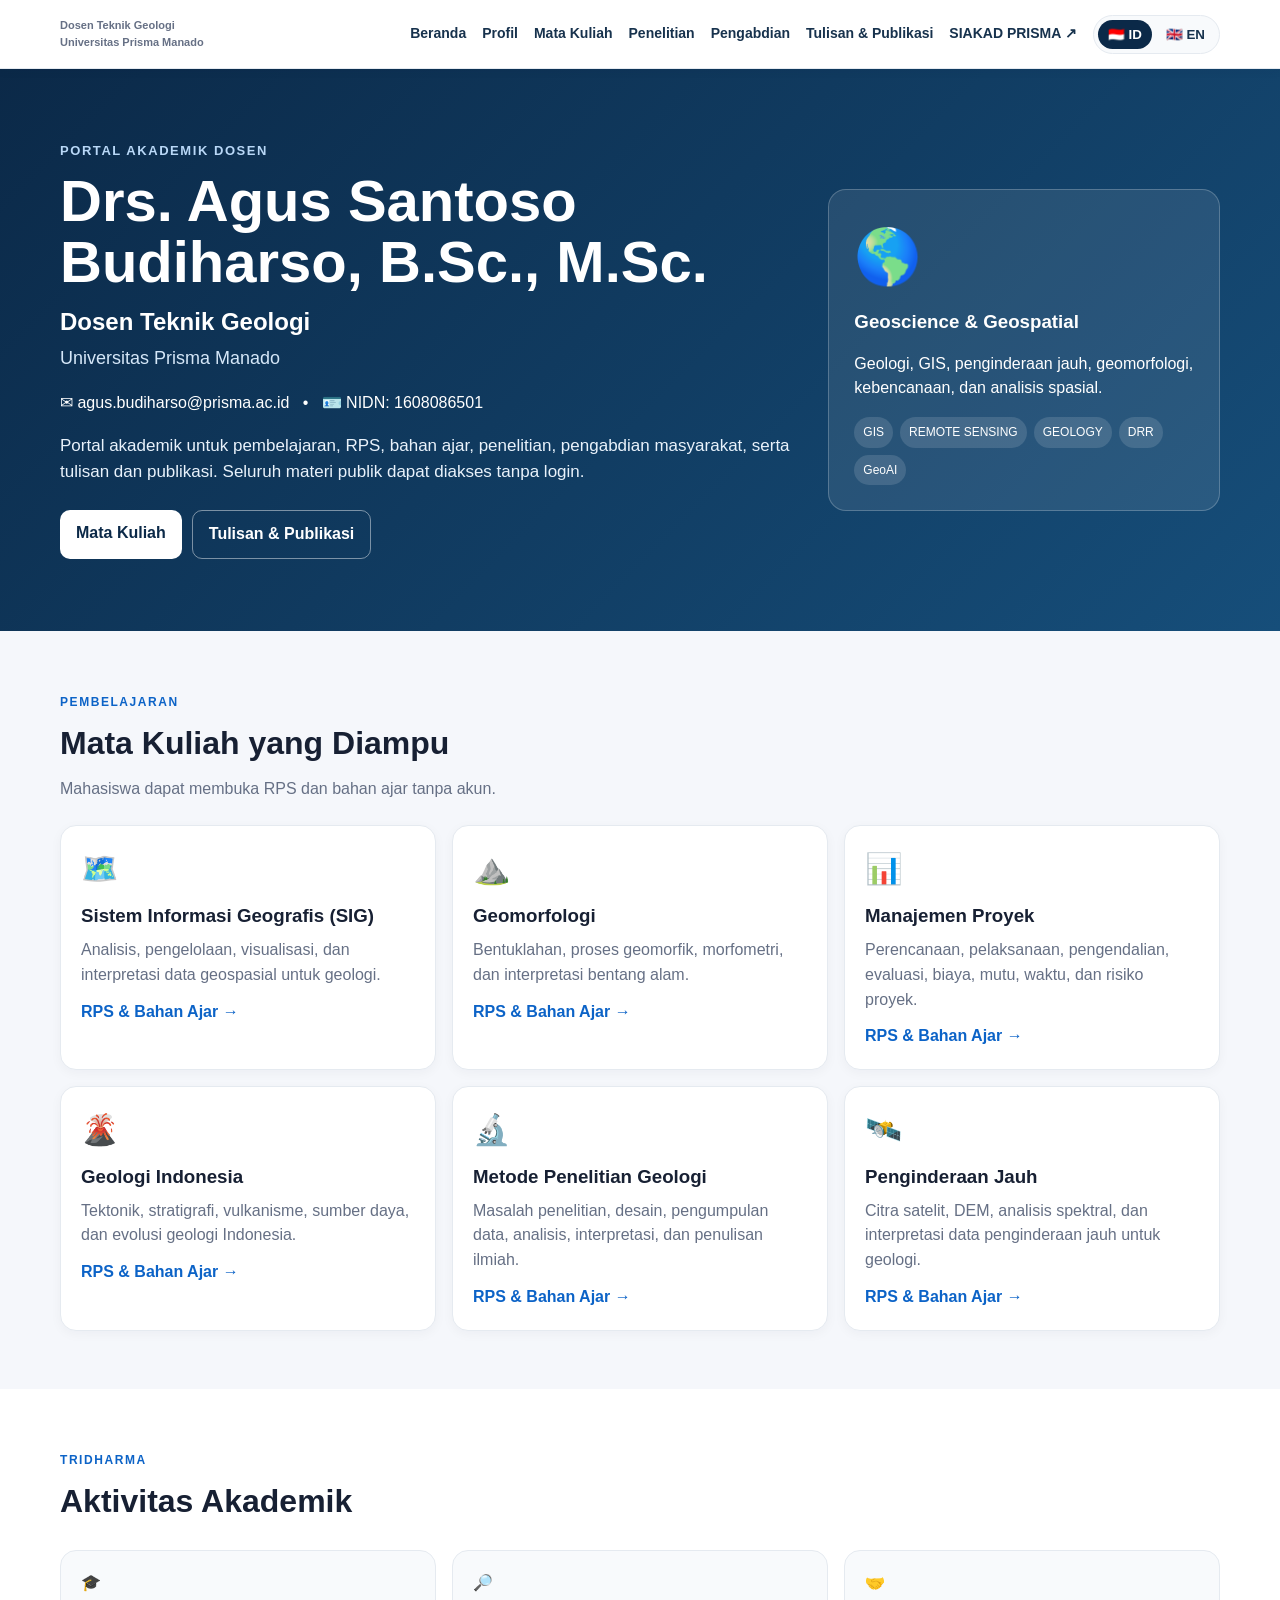
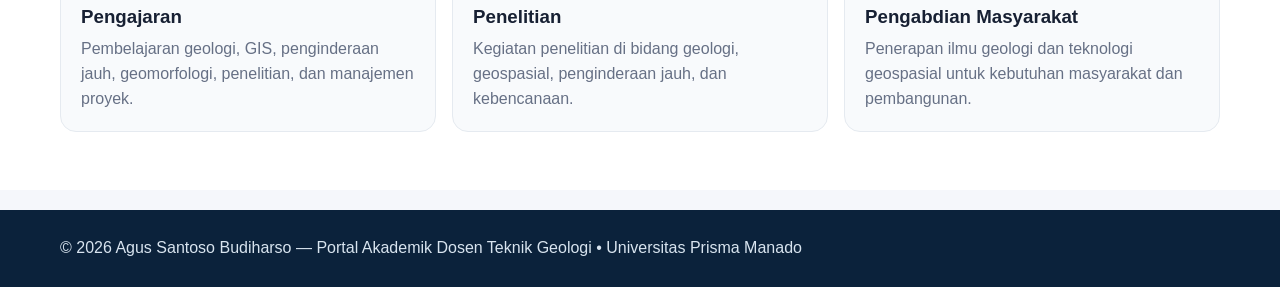
<file: index.html>
<!doctype html><html lang="id"><head><meta charset="utf-8"><meta name="viewport" content="width=device-width,initial-scale=1"><title>Drs. Agus Santoso Budiharso, B.Sc., M.Sc. | Portal Dosen Teknik Geologi</title><link rel="stylesheet" href="bilingual.css"></head><body>
<nav class="navbar"><div class="container nav-wrap"><a class="brand" href="index.html"><span id="brand1">Dosen Teknik Geologi</span><span>Universitas Prisma Manado</span></a><div class="nav-links"><a href="index.html" id="nHome">Beranda</a><a href="#profil" id="nProfile">Profil</a><a href="mata-kuliah.html" id="nCourses">Mata Kuliah</a><a href="#penelitian" id="nResearch">Penelitian</a><a href="#pengabdian" id="nService">Pengabdian</a><a href="tulisan.html" id="nWriting">Tulisan & Publikasi</a><a href="https://siap.prisma.ac.id" target="_blank">SIAKAD PRISMA ↗</a><span class="lang"><button id="btnID">🇮🇩 ID</button><button id="btnEN">🇬🇧 EN</button></span></div></div></nav>
<header class="hero" id="profil"><div class="container hero-grid"><div><div class="eyebrow" id="eyebrow">PORTAL AKADEMIK DOSEN</div><h1>Drs. Agus Santoso Budiharso, B.Sc., M.Sc.</h1><h2 id="role">Dosen Teknik Geologi</h2><p class="uni">Universitas Prisma Manado</p><p>✉ agus.budiharso@prisma.ac.id &nbsp; • &nbsp; 🪪 NIDN: 1608086501</p><p class="lead" id="lead">Portal akademik untuk pembelajaran, RPS, bahan ajar, penelitian, pengabdian masyarakat, serta tulisan dan publikasi. Seluruh materi publik dapat diakses tanpa login.</p><div class="actions"><a class="btn primary" href="mata-kuliah.html" id="bCourses">Mata Kuliah</a><a class="btn secondary" href="tulisan.html" id="bWriting">Tulisan & Publikasi</a></div></div><div class="info-card"><div class="earth">🌎</div><h3>Geoscience & Geospatial</h3><p id="tagline">Geologi, GIS, penginderaan jauh, geomorfologi, kebencanaan, dan analisis spasial.</p><div class="chips"><span>GIS</span><span>REMOTE SENSING</span><span>GEOLOGY</span><span>DRR</span><span>GeoAI</span></div></div></div></header>
<section class="section" id="matakuliah"><div class="container"><div class="heading"><span id="teachTag">PEMBELAJARAN</span><h2 id="teachTitle">Mata Kuliah yang Diampu</h2><p id="teachIntro">Mahasiswa dapat membuka RPS dan bahan ajar tanpa akun.</p></div><div class="grid">
<article class="card"><div class="icon">🗺️</div><h3 id="c1">Sistem Informasi Geografis (SIG)</h3><p id="d1">Analisis, pengelolaan, visualisasi, dan interpretasi data geospasial untuk geologi.</p><a href="mata-kuliah.html" id="r1">RPS & Bahan Ajar →</a></article>
<article class="card"><div class="icon">⛰️</div><h3 id="c2">Geomorfologi</h3><p id="d2">Bentuklahan, proses geomorfik, morfometri, dan interpretasi bentang alam.</p><a href="mata-kuliah.html" id="r2">RPS & Bahan Ajar →</a></article>
<article class="card"><div class="icon">📊</div><h3 id="c3">Manajemen Proyek</h3><p id="d3">Perencanaan, pelaksanaan, pengendalian, evaluasi, biaya, mutu, waktu, dan risiko proyek.</p><a href="mata-kuliah.html" id="r3">RPS & Bahan Ajar →</a></article>
<article class="card"><div class="icon">🌋</div><h3 id="c4">Geologi Indonesia</h3><p id="d4">Tektonik, stratigrafi, vulkanisme, sumber daya, dan evolusi geologi Indonesia.</p><a href="mata-kuliah.html" id="r4">RPS & Bahan Ajar →</a></article>
<article class="card"><div class="icon">🔬</div><h3 id="c5">Metode Penelitian Geologi</h3><p id="d5">Masalah penelitian, desain, pengumpulan data, analisis, interpretasi, dan penulisan ilmiah.</p><a href="mata-kuliah.html" id="r5">RPS & Bahan Ajar →</a></article>
<article class="card"><div class="icon">🛰️</div><h3 id="c6">Penginderaan Jauh</h3><p id="d6">Citra satelit, DEM, analisis spektral, dan interpretasi data penginderaan jauh untuk geologi.</p><a href="mata-kuliah.html" id="r6">RPS & Bahan Ajar →</a></article>
</div></div></section>
<section class="section alt"><div class="container"><div class="heading"><span>TRIDHARMA</span><h2 id="acad">Aktivitas Akademik</h2></div><div class="activity-grid"><div class="activity"><div class="icon">🎓</div><h3 id="a1">Pengajaran</h3><p id="ad1">Pembelajaran geologi, GIS, penginderaan jauh, geomorfologi, penelitian, dan manajemen proyek.</p></div><div class="activity" id="penelitian"><div class="icon">🔎</div><h3 id="a2">Penelitian</h3><p id="ad2">Kegiatan penelitian di bidang geologi, geospasial, penginderaan jauh, dan kebencanaan.</p></div><div class="activity" id="pengabdian"><div class="icon">🤝</div><h3 id="a3">Pengabdian Masyarakat</h3><p id="ad3">Penerapan ilmu geologi dan teknologi geospasial untuk kebutuhan masyarakat dan pembangunan.</p></div></div></div></section>
<footer><div class="container">© 2026 Agus Santoso Budiharso — <span id="foot">Portal Akademik Dosen Teknik Geologi</span> • Universitas Prisma Manado</div></footer>
<script>
const TXT={id:{title:'Drs. Agus Santoso Budiharso, B.Sc., M.Sc. | Portal Dosen Teknik Geologi',brand1:'Dosen Teknik Geologi',nHome:'Beranda',nProfile:'Profil',nCourses:'Mata Kuliah',nResearch:'Penelitian',nService:'Pengabdian',nWriting:'Tulisan & Publikasi',eyebrow:'PORTAL AKADEMIK DOSEN',role:'Dosen Teknik Geologi',lead:'Portal akademik untuk pembelajaran, RPS, bahan ajar, penelitian, pengabdian masyarakat, serta tulisan dan publikasi. Seluruh materi publik dapat diakses tanpa login.',bCourses:'Mata Kuliah',bWriting:'Tulisan & Publikasi',tagline:'Geologi, GIS, penginderaan jauh, geomorfologi, kebencanaan, dan analisis spasial.',teachTag:'PEMBELAJARAN',teachTitle:'Mata Kuliah yang Diampu',teachIntro:'Mahasiswa dapat membuka RPS dan bahan ajar tanpa akun.',acad:'Aktivitas Akademik',a1:'Pengajaran',ad1:'Pembelajaran geologi, GIS, penginderaan jauh, geomorfologi, penelitian, dan manajemen proyek.',a2:'Penelitian',ad2:'Kegiatan penelitian di bidang geologi, geospasial, penginderaan jauh, dan kebencanaan.',a3:'Pengabdian Masyarakat',ad3:'Penerapan ilmu geologi dan teknologi geospasial untuk kebutuhan masyarakat dan pembangunan.',foot:'Portal Akademik Dosen Teknik Geologi',courses:[['Sistem Informasi Geografis (SIG)','Analisis, pengelolaan, visualisasi, dan interpretasi data geospasial untuk geologi.'],['Geomorfologi','Bentuklahan, proses geomorfik, morfometri, dan interpretasi bentang alam.'],['Manajemen Proyek','Perencanaan, pelaksanaan, pengendalian, evaluasi, biaya, mutu, waktu, dan risiko proyek.'],['Geologi Indonesia','Tektonik, stratigrafi, vulkanisme, sumber daya, dan evolusi geologi Indonesia.'],['Metode Penelitian Geologi','Masalah penelitian, desain, pengumpulan data, analisis, interpretasi, dan penulisan ilmiah.'],['Penginderaan Jauh','Citra satelit, DEM, analisis spektral, dan interpretasi data penginderaan jauh untuk geologi.']],resource:'RPS & Bahan Ajar →'},en:{title:'Drs. Agus Santoso Budiharso, B.Sc., M.Sc. | Geological Engineering Lecturer Portal',brand1:'Geological Engineering Lecturer',nHome:'Home',nProfile:'Profile',nCourses:'Courses',nResearch:'Research',nService:'Community Service',nWriting:'Writings & Publications',eyebrow:'LECTURER ACADEMIC PORTAL',role:'Lecturer in Geological Engineering',lead:'Academic portal for learning, semester course plans, teaching materials, research, community service, writings, and publications. All public materials are accessible without login.',bCourses:'Courses',bWriting:'Writings & Publications',tagline:'Geology, GIS, remote sensing, geomorphology, disaster studies, and spatial analysis.',teachTag:'TEACHING',teachTitle:'Courses Taught',teachIntro:'Students can access course plans and teaching materials without an account.',acad:'Academic Activities',a1:'Teaching',ad1:'Teaching in geology, GIS, remote sensing, geomorphology, research methods, and project management.',a2:'Research',ad2:'Research activities in geology, geospatial science, remote sensing, and disaster studies.',a3:'Community Service',ad3:'Application of geology and geospatial technologies to community needs and development.',foot:'Geological Engineering Lecturer Academic Portal',courses:[['Geographic Information Systems (GIS)','Analysis, management, visualization, and interpretation of geospatial data for geology.'],['Geomorphology','Landforms, geomorphic processes, morphometry, and landscape interpretation.'],['Project Management','Project planning, implementation, control, evaluation, cost, quality, time, and risk.'],['Geology of Indonesia','Tectonics, stratigraphy, volcanism, resources, and the geological evolution of Indonesia.'],['Geological Research Methods','Research problems, design, data collection, analysis, interpretation, and scientific writing.'],['Remote Sensing','Satellite imagery, DEMs, spectral analysis, and remote-sensing data interpretation for geology.']],resource:'Course Plan & Materials →'}};
function applyLang(l){localStorage.setItem('portalLang',l);document.documentElement.lang=l;const t=TXT[l];document.title=t.title;['brand1','nHome','nProfile','nCourses','nResearch','nService','nWriting','eyebrow','role','lead','bCourses','bWriting','tagline','teachTag','teachTitle','teachIntro','acad','a1','ad1','a2','ad2','a3','ad3','foot'].forEach(k=>document.getElementById(k).textContent=t[k]);t.courses.forEach((c,i)=>{document.getElementById('c'+(i+1)).textContent=c[0];document.getElementById('d'+(i+1)).textContent=c[1];document.getElementById('r'+(i+1)).textContent=t.resource});btnID.classList.toggle('active',l==='id');btnEN.classList.toggle('active',l==='en')};btnID.onclick=()=>applyLang('id');btnEN.onclick=()=>applyLang('en');applyLang(localStorage.getItem('portalLang')==='en'?'en':'id');
</script></body></html>
</file>
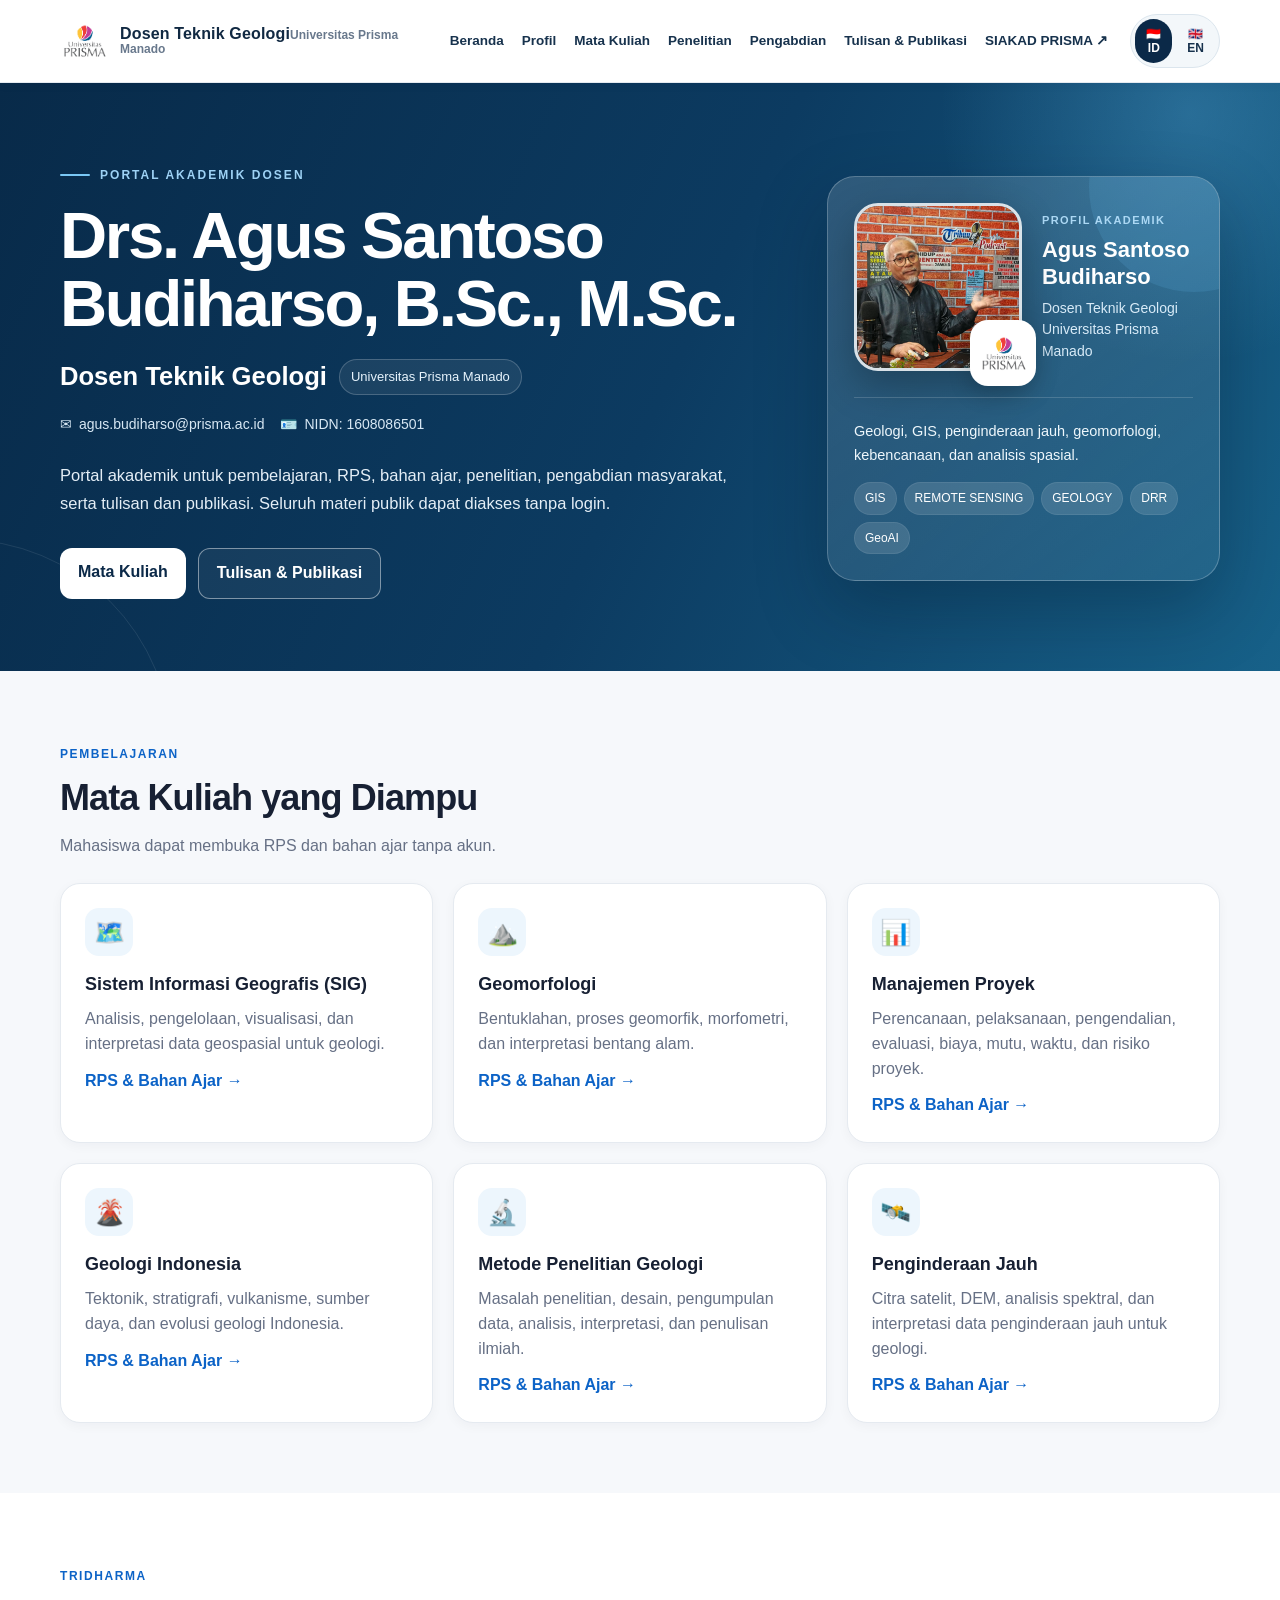
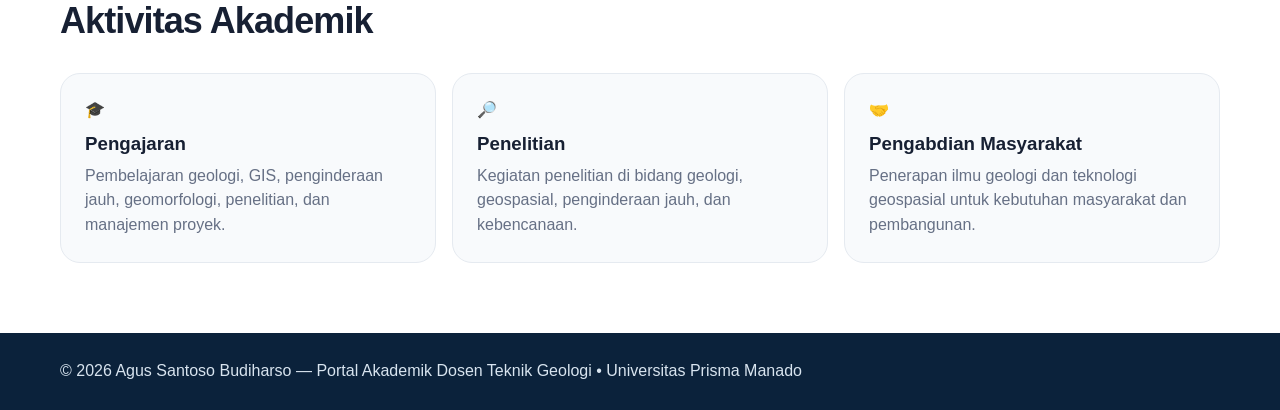
<file: docs/index.html>
<!doctype html>
<html lang="id">
<head>
<meta charset="utf-8">
<meta name="viewport" content="width=device-width,initial-scale=1">
<title>Drs. Agus Santoso Budiharso, B.Sc., M.Sc. | Portal Dosen Teknik Geologi</title>
<link rel="stylesheet" href="bilingual.css">
<style>
:root{--deep:#082a49;--deep2:#124f79;--ink:#112942;--sky:#69b9ef;--white:#fff;--muted2:#d7e9f7}
body{background:#f6f8fb}
.navbar{background:rgba(255,255,255,.97);backdrop-filter:blur(12px)}
.nav-wrap{min-height:82px;gap:28px}
.brand{display:flex;align-items:center;gap:12px;min-width:280px}
.brand-logo{width:48px;height:48px;object-fit:contain;flex:0 0 auto}
.brand-copy{display:flex;flex-direction:column;line-height:1.15}
.brand-copy strong{font-size:16px;color:var(--ink);letter-spacing:.01em}
.brand-copy small{font-size:12px;color:#68788c;margin-top:5px}
.nav-links{gap:18px;flex-wrap:nowrap}
.nav-links a{font-size:13.5px;white-space:nowrap;position:relative}
.nav-links a:not(.siakad):after{content:"";position:absolute;left:0;right:100%;bottom:-7px;height:2px;background:#1d79bb;transition:.22s}
.nav-links a:not(.siakad):hover:after{right:0}
.lang{margin-left:4px;background:#f3f7fa;border-color:#dbe5ed}
.lang button{padding:8px 11px;font-size:12px}

.hero{position:relative;overflow:hidden;background:linear-gradient(115deg,#082a49 0%,#0c3b61 52%,#176189 100%);padding:76px 0 72px}
.hero:before{content:"";position:absolute;width:520px;height:520px;border-radius:50%;right:-170px;top:-230px;background:radial-gradient(circle,rgba(113,205,255,.24),rgba(113,205,255,0) 68%)}
.hero:after{content:"";position:absolute;width:420px;height:420px;border:1px solid rgba(255,255,255,.09);border-radius:50%;left:-250px;bottom:-290px}
.hero-grid{position:relative;z-index:1;grid-template-columns:minmax(0,1.28fr) minmax(330px,.72fr);gap:68px;align-items:center}
.eyebrow{display:inline-flex;align-items:center;gap:10px;font-size:12px;letter-spacing:.17em;color:#9ed2f5}
.eyebrow:before{content:"";width:30px;height:2px;background:#7ac8f5;border-radius:99px}
.hero h1{max-width:850px;font-size:clamp(42px,5.1vw,66px);letter-spacing:-.035em;line-height:1.03;margin:18px 0 20px}
.roleline{display:flex;align-items:center;gap:12px;flex-wrap:wrap;margin-bottom:14px}
.hero h2{font-size:clamp(22px,2vw,29px);margin:0;color:#fff}
.uni-pill{display:inline-flex;align-items:center;gap:7px;padding:7px 11px;border:1px solid rgba(255,255,255,.2);border-radius:999px;color:#e7f4fd;font-size:13px;background:rgba(255,255,255,.07)}
.contact-row{display:flex;gap:16px;flex-wrap:wrap;margin:18px 0 0;color:#d8e8f4;font-size:14px}
.contact-item{display:inline-flex;align-items:center;gap:7px}
.hero .lead{max-width:780px;color:#e4eef6;font-size:16.5px;line-height:1.72;margin-top:25px}
.actions{margin-top:30px;gap:12px}
.btn{padding:12px 18px;border-radius:12px;transition:.2s;box-shadow:none}
.btn.primary:hover{transform:translateY(-2px)}
.btn.secondary{background:rgba(255,255,255,.05)}
.btn.secondary:hover{background:rgba(255,255,255,.1)}

.visual-card{position:relative;border-radius:28px;padding:26px;background:linear-gradient(145deg,rgba(255,255,255,.14),rgba(255,255,255,.06));border:1px solid rgba(255,255,255,.24);box-shadow:0 28px 70px rgba(1,18,34,.28);overflow:hidden}
.visual-card:before{content:"";position:absolute;width:210px;height:210px;border-radius:50%;right:-80px;top:-95px;background:rgba(107,202,255,.13)}
.profile-top{display:flex;align-items:center;gap:20px;position:relative;z-index:1}
.profile-photo-wrap{position:relative;flex:0 0 auto}
.profile-photo{width:168px;height:168px;object-fit:cover;border-radius:24px;border:3px solid rgba(255,255,255,.82);box-shadow:0 16px 38px rgba(0,0,0,.26);display:block}
.prisma-badge{position:absolute;right:-14px;bottom:-15px;width:66px;height:66px;border-radius:18px;background:#fff;padding:8px;box-shadow:0 8px 22px rgba(0,0,0,.18);display:flex;align-items:center;justify-content:center}
.prisma-badge img{width:100%;height:100%;object-fit:contain}
.profile-mini{min-width:0}
.profile-mini .label{font-size:11px;letter-spacing:.13em;text-transform:uppercase;color:#acd8f4;font-weight:900}
.profile-mini h3{font-size:22px;line-height:1.25;margin:7px 0 7px;color:#fff}
.profile-mini p{margin:0;color:#d8ebf8;font-size:14px}
.focus-box{position:relative;z-index:1;margin-top:26px;padding-top:22px;border-top:1px solid rgba(255,255,255,.16)}
.focus-box p{margin:0 0 14px;color:#eef7fc;line-height:1.65;font-size:14.5px}
.chips{margin-top:10px}.chips span{background:rgba(255,255,255,.13);border:1px solid rgba(255,255,255,.08);padding:6px 10px}

.section{padding:70px 0}.heading{max-width:720px}.heading h2{font-size:36px;letter-spacing:-.025em}.grid{gap:20px}.card{border-radius:20px;padding:24px;transition:.22s}.card:hover{transform:translateY(-4px);box-shadow:0 14px 30px rgba(20,40,70,.08)}.card .icon{width:48px;height:48px;border-radius:14px;background:#edf6fd;display:flex;align-items:center;justify-content:center;font-size:25px}.card h3{font-size:18px;margin:15px 0 8px}.activity{border-radius:20px;padding:24px}
footer{margin-top:0}

@media(max-width:1080px){.nav-wrap{align-items:flex-start;padding:14px 0}.nav-links{flex-wrap:wrap;justify-content:flex-end}.brand{min-width:240px}.hero-grid{gap:36px}.profile-top{align-items:flex-start}.profile-photo{width:145px;height:145px}.profile-mini h3{font-size:19px}}
@media(max-width:860px){.nav-wrap{display:block}.brand{margin-bottom:12px}.nav-links{margin-left:0;justify-content:flex-start}.hero{padding:54px 0}.hero-grid{grid-template-columns:1fr}.visual-card{max-width:620px}.hero h1{font-size:clamp(38px,9vw,58px)}.grid,.activity-grid{grid-template-columns:1fr 1fr}}
@media(max-width:580px){.container{width:min(100% - 28px,1160px)}.nav-links a{font-size:12.5px}.hero h1{font-size:39px}.profile-top{display:block}.profile-photo{width:175px;height:175px}.profile-mini{margin-top:28px}.grid,.activity-grid{grid-template-columns:1fr}.contact-row{display:grid;gap:8px}.section{padding:52px 0}}
</style>
</head>
<body>
<nav class="navbar">
  <div class="container nav-wrap">
    <a class="brand" href="index.html">
      <img class="brand-logo" src="assets/logo-prisma.png" alt="Logo Universitas Prisma Manado">
      <span class="brand-copy"><strong id="brand1">Dosen Teknik Geologi</strong><small>Universitas Prisma Manado</small></span>
    </a>
    <div class="nav-links">
      <a href="index.html" id="nHome">Beranda</a>
      <a href="#profil" id="nProfile">Profil</a>
      <a href="mata-kuliah.html" id="nCourses">Mata Kuliah</a>
      <a href="#penelitian" id="nResearch">Penelitian</a>
      <a href="#pengabdian" id="nService">Pengabdian</a>
      <a href="tulisan.html" id="nWriting">Tulisan & Publikasi</a>
      <a class="siakad" href="https://siap.prisma.ac.id" target="_blank">SIAKAD PRISMA ↗</a>
      <span class="lang"><button id="btnID">🇮🇩 ID</button><button id="btnEN">🇬🇧 EN</button></span>
    </div>
  </div>
</nav>

<header class="hero" id="profil">
  <div class="container hero-grid">
    <div class="hero-copy">
      <div class="eyebrow" id="eyebrow">PORTAL AKADEMIK DOSEN</div>
      <h1>Drs. Agus Santoso Budiharso, B.Sc., M.Sc.</h1>
      <div class="roleline">
        <h2 id="role">Dosen Teknik Geologi</h2>
        <span class="uni-pill">Universitas Prisma Manado</span>
      </div>
      <div class="contact-row">
        <span class="contact-item">✉ <span>agus.budiharso@prisma.ac.id</span></span>
        <span class="contact-item">🪪 <span>NIDN: 1608086501</span></span>
      </div>
      <p class="lead" id="lead">Portal akademik untuk pembelajaran, RPS, bahan ajar, penelitian, pengabdian masyarakat, serta tulisan dan publikasi. Seluruh materi publik dapat diakses tanpa login.</p>
      <div class="actions"><a class="btn primary" href="mata-kuliah.html" id="bCourses">Mata Kuliah</a><a class="btn secondary" href="tulisan.html" id="bWriting">Tulisan & Publikasi</a></div>
    </div>

    <aside class="visual-card">
      <div class="profile-top">
        <div class="profile-photo-wrap">
          <img class="profile-photo" src="assets/foto-agus-budiharso.jpeg" alt="Foto Agus Santoso Budiharso">
          <span class="prisma-badge"><img src="assets/logo-prisma.png" alt="Logo Prisma"></span>
        </div>
        <div class="profile-mini">
          <div class="label" id="profileLabel">PROFIL AKADEMIK</div>
          <h3>Agus Santoso Budiharso</h3>
          <p id="profileRole">Dosen Teknik Geologi<br>Universitas Prisma Manado</p>
        </div>
      </div>
      <div class="focus-box">
        <p id="tagline">Geologi, GIS, penginderaan jauh, geomorfologi, kebencanaan, dan analisis spasial.</p>
        <div class="chips"><span>GIS</span><span>REMOTE SENSING</span><span>GEOLOGY</span><span>DRR</span><span>GeoAI</span></div>
      </div>
    </aside>
  </div>
</header>

<section class="section" id="matakuliah"><div class="container"><div class="heading"><span id="teachTag">PEMBELAJARAN</span><h2 id="teachTitle">Mata Kuliah yang Diampu</h2><p id="teachIntro">Mahasiswa dapat membuka RPS dan bahan ajar tanpa akun.</p></div><div class="grid">
<article class="card"><div class="icon">🗺️</div><h3 id="c1">Sistem Informasi Geografis (SIG)</h3><p id="d1">Analisis, pengelolaan, visualisasi, dan interpretasi data geospasial untuk geologi.</p><a href="mata-kuliah.html" id="r1">RPS & Bahan Ajar →</a></article>
<article class="card"><div class="icon">⛰️</div><h3 id="c2">Geomorfologi</h3><p id="d2">Bentuklahan, proses geomorfik, morfometri, dan interpretasi bentang alam.</p><a href="mata-kuliah.html" id="r2">RPS & Bahan Ajar →</a></article>
<article class="card"><div class="icon">📊</div><h3 id="c3">Manajemen Proyek</h3><p id="d3">Perencanaan, pelaksanaan, pengendalian, evaluasi, biaya, mutu, waktu, dan risiko proyek.</p><a href="mata-kuliah.html" id="r3">RPS & Bahan Ajar →</a></article>
<article class="card"><div class="icon">🌋</div><h3 id="c4">Geologi Indonesia</h3><p id="d4">Tektonik, stratigrafi, vulkanisme, sumber daya, dan evolusi geologi Indonesia.</p><a href="mata-kuliah.html" id="r4">RPS & Bahan Ajar →</a></article>
<article class="card"><div class="icon">🔬</div><h3 id="c5">Metode Penelitian Geologi</h3><p id="d5">Masalah penelitian, desain, pengumpulan data, analisis, interpretasi, dan penulisan ilmiah.</p><a href="mata-kuliah.html" id="r5">RPS & Bahan Ajar →</a></article>
<article class="card"><div class="icon">🛰️</div><h3 id="c6">Penginderaan Jauh</h3><p id="d6">Citra satelit, DEM, analisis spektral, dan interpretasi data penginderaan jauh untuk geologi.</p><a href="mata-kuliah.html" id="r6">RPS & Bahan Ajar →</a></article>
</div></div></section>

<section class="section alt"><div class="container"><div class="heading"><span>TRIDHARMA</span><h2 id="acad">Aktivitas Akademik</h2></div><div class="activity-grid"><div class="activity"><div class="icon">🎓</div><h3 id="a1">Pengajaran</h3><p id="ad1">Pembelajaran geologi, GIS, penginderaan jauh, geomorfologi, penelitian, dan manajemen proyek.</p></div><div class="activity" id="penelitian"><div class="icon">🔎</div><h3 id="a2">Penelitian</h3><p id="ad2">Kegiatan penelitian di bidang geologi, geospasial, penginderaan jauh, dan kebencanaan.</p></div><div class="activity" id="pengabdian"><div class="icon">🤝</div><h3 id="a3">Pengabdian Masyarakat</h3><p id="ad3">Penerapan ilmu geologi dan teknologi geospasial untuk kebutuhan masyarakat dan pembangunan.</p></div></div></div></section>

<footer><div class="container">© 2026 Agus Santoso Budiharso — <span id="foot">Portal Akademik Dosen Teknik Geologi</span> • Universitas Prisma Manado</div></footer>
<script>
const TXT={id:{title:'Drs. Agus Santoso Budiharso, B.Sc., M.Sc. | Portal Dosen Teknik Geologi',brand1:'Dosen Teknik Geologi',nHome:'Beranda',nProfile:'Profil',nCourses:'Mata Kuliah',nResearch:'Penelitian',nService:'Pengabdian',nWriting:'Tulisan & Publikasi',eyebrow:'PORTAL AKADEMIK DOSEN',role:'Dosen Teknik Geologi',lead:'Portal akademik untuk pembelajaran, RPS, bahan ajar, penelitian, pengabdian masyarakat, serta tulisan dan publikasi. Seluruh materi publik dapat diakses tanpa login.',bCourses:'Mata Kuliah',bWriting:'Tulisan & Publikasi',tagline:'Geologi, GIS, penginderaan jauh, geomorfologi, kebencanaan, dan analisis spasial.',profileRole:'Dosen Teknik Geologi<br>Universitas Prisma Manado',profileLabel:'PROFIL AKADEMIK',teachTag:'PEMBELAJARAN',teachTitle:'Mata Kuliah yang Diampu',teachIntro:'Mahasiswa dapat membuka RPS dan bahan ajar tanpa akun.',acad:'Aktivitas Akademik',a1:'Pengajaran',ad1:'Pembelajaran geologi, GIS, penginderaan jauh, geomorfologi, penelitian, dan manajemen proyek.',a2:'Penelitian',ad2:'Kegiatan penelitian di bidang geologi, geospasial, penginderaan jauh, dan kebencanaan.',a3:'Pengabdian Masyarakat',ad3:'Penerapan ilmu geologi dan teknologi geospasial untuk kebutuhan masyarakat dan pembangunan.',foot:'Portal Akademik Dosen Teknik Geologi',courses:[['Sistem Informasi Geografis (SIG)','Analisis, pengelolaan, visualisasi, dan interpretasi data geospasial untuk geologi.'],['Geomorfologi','Bentuklahan, proses geomorfik, morfometri, dan interpretasi bentang alam.'],['Manajemen Proyek','Perencanaan, pelaksanaan, pengendalian, evaluasi, biaya, mutu, waktu, dan risiko proyek.'],['Geologi Indonesia','Tektonik, stratigrafi, vulkanisme, sumber daya, dan evolusi geologi Indonesia.'],['Metode Penelitian Geologi','Masalah penelitian, desain, pengumpulan data, analisis, interpretasi, dan penulisan ilmiah.'],['Penginderaan Jauh','Citra satelit, DEM, analisis spektral, dan interpretasi data penginderaan jauh untuk geologi.']],resource:'RPS & Bahan Ajar →'},en:{title:'Drs. Agus Santoso Budiharso, B.Sc., M.Sc. | Geological Engineering Lecturer Portal',brand1:'Geological Engineering Lecturer',nHome:'Home',nProfile:'Profile',nCourses:'Courses',nResearch:'Research',nService:'Community Service',nWriting:'Writings & Publications',eyebrow:'LECTURER ACADEMIC PORTAL',role:'Lecturer in Geological Engineering',lead:'Academic portal for learning, semester course plans, teaching materials, research, community service, writings, and publications. All public materials are accessible without login.',bCourses:'Courses',bWriting:'Writings & Publications',tagline:'Geology, GIS, remote sensing, geomorphology, disaster studies, and spatial analysis.',profileRole:'Lecturer in Geological Engineering<br>Universitas Prisma Manado',profileLabel:'ACADEMIC PROFILE',teachTag:'TEACHING',teachTitle:'Courses Taught',teachIntro:'Students can access course plans and teaching materials without an account.',acad:'Academic Activities',a1:'Teaching',ad1:'Teaching in geology, GIS, remote sensing, geomorphology, research methods, and project management.',a2:'Research',ad2:'Research activities in geology, geospatial science, remote sensing, and disaster studies.',a3:'Community Service',ad3:'Application of geology and geospatial technologies to community needs and development.',foot:'Geological Engineering Lecturer Academic Portal',courses:[['Geographic Information Systems (GIS)','Analysis, management, visualization, and interpretation of geospatial data for geology.'],['Geomorphology','Landforms, geomorphic processes, morphometry, and landscape interpretation.'],['Project Management','Project planning, implementation, control, evaluation, cost, quality, time, and risk.'],['Geology of Indonesia','Tectonics, stratigraphy, volcanism, resources, and the geological evolution of Indonesia.'],['Geological Research Methods','Research problems, design, data collection, analysis, interpretation, and scientific writing.'],['Remote Sensing','Satellite imagery, DEMs, spectral analysis, and remote-sensing data interpretation for geology.']],resource:'Course Plan & Materials →'}};
function applyLang(l){localStorage.setItem('portalLang',l);document.documentElement.lang=l;const t=TXT[l];document.title=t.title;['brand1','nHome','nProfile','nCourses','nResearch','nService','nWriting','eyebrow','role','lead','bCourses','bWriting','tagline','profileLabel','teachTag','teachTitle','teachIntro','acad','a1','ad1','a2','ad2','a3','ad3','foot'].forEach(k=>document.getElementById(k).textContent=t[k]);document.getElementById('profileRole').innerHTML=t.profileRole;t.courses.forEach((c,i)=>{document.getElementById('c'+(i+1)).textContent=c[0];document.getElementById('d'+(i+1)).textContent=c[1];document.getElementById('r'+(i+1)).textContent=t.resource});btnID.classList.toggle('active',l==='id');btnEN.classList.toggle('active',l==='en')}
btnID.onclick=()=>applyLang('id');btnEN.onclick=()=>applyLang('en');applyLang(localStorage.getItem('portalLang')==='en'?'en':'id');
</script>
</body>
</html>
</file>
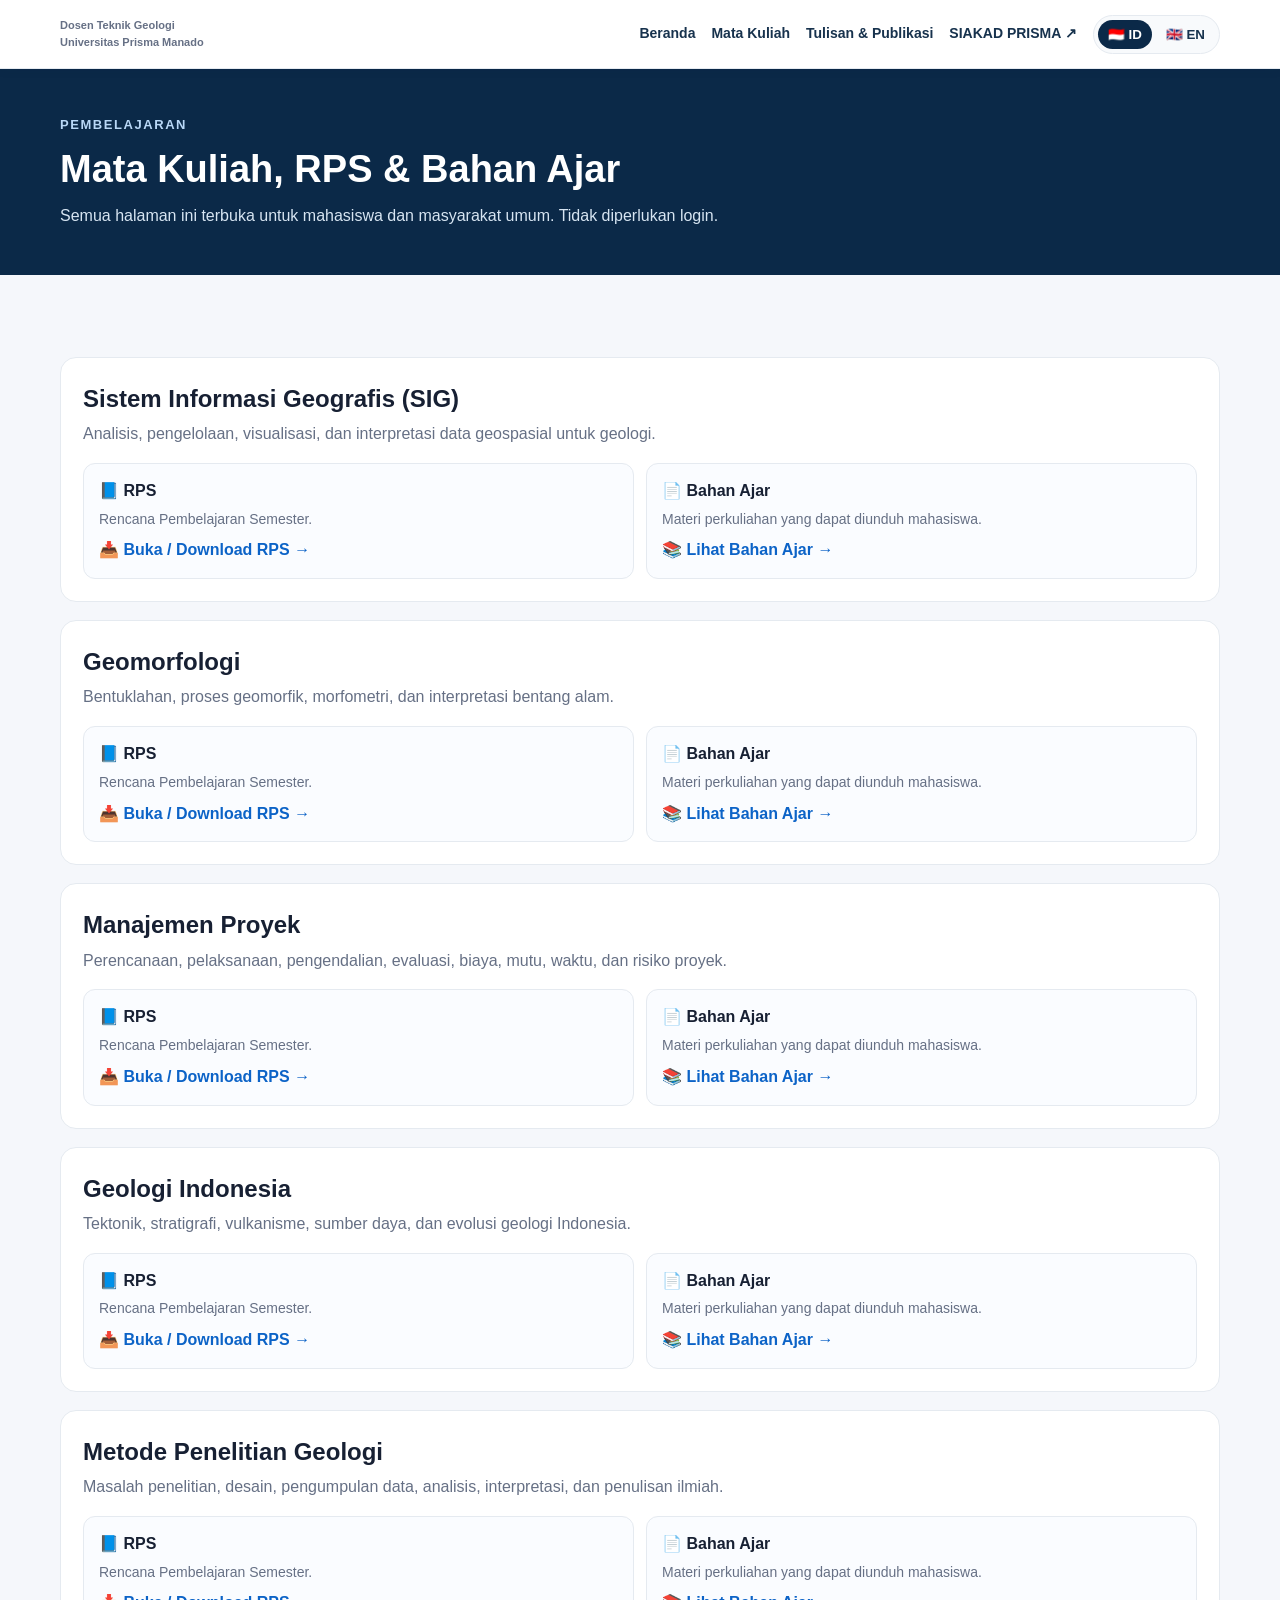
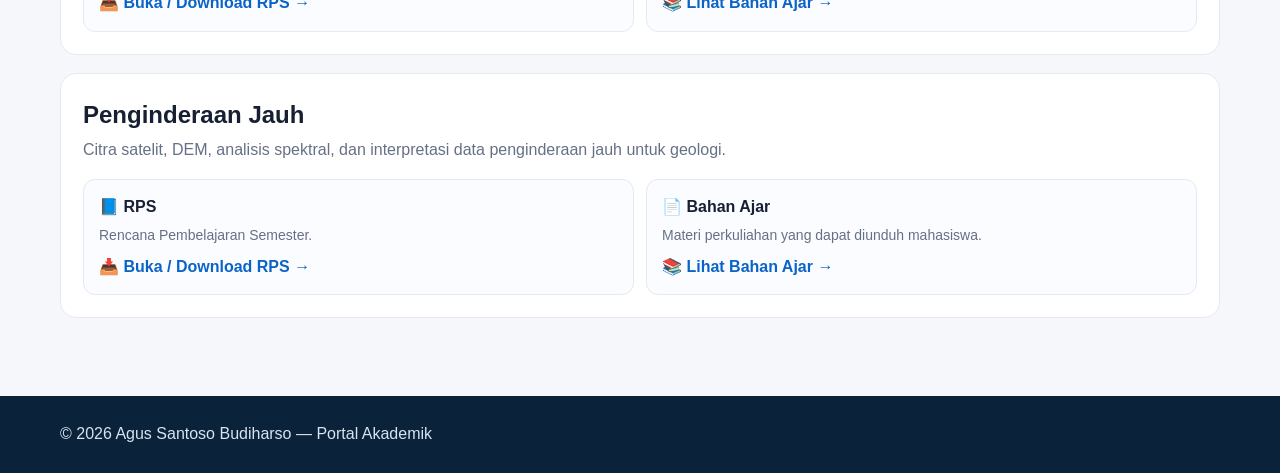
<file: mata-kuliah.html>
<!doctype html><html lang="id"><head><meta charset="utf-8"><meta name="viewport" content="width=device-width,initial-scale=1"><title>Mata Kuliah | Portal Dosen Teknik Geologi</title><link rel="stylesheet" href="bilingual.css"></head><body>
<nav class="navbar"><div class="container nav-wrap"><a class="brand" href="index.html"><span id="brand1">Dosen Teknik Geologi</span><span>Universitas Prisma Manado</span></a><div class="nav-links"><a href="index.html" id="nHome">Beranda</a><a href="mata-kuliah.html" id="nCourses">Mata Kuliah</a><a href="tulisan.html" id="nWriting">Tulisan & Publikasi</a><a href="https://siap.prisma.ac.id" target="_blank">SIAKAD PRISMA ↗</a><span class="lang"><button id="btnID">🇮🇩 ID</button><button id="btnEN">🇬🇧 EN</button></span></div></div></nav>
<header class="pagehead"><div class="container"><div class="eyebrow" id="tag">PEMBELAJARAN</div><h1 id="title">Mata Kuliah, RPS & Bahan Ajar</h1><p id="intro">Semua halaman ini terbuka untuk mahasiswa dan masyarakat umum. Tidak diperlukan login.</p></div></header>
<main class="section"><div class="container"><div class="course-list" id="courseList"></div></div></main><footer><div class="container">© 2026 Agus Santoso Budiharso — <span id="foot">Portal Akademik</span></div></footer>
<script>
const COURSES=[
{id:'sig',nameID:'Sistem Informasi Geografis (SIG)',nameEN:'Geographic Information Systems (GIS)',descID:'Analisis, pengelolaan, visualisasi, dan interpretasi data geospasial untuk geologi.',descEN:'Analysis, management, visualization, and interpretation of geospatial data for geology.',rps:'files/sig/rps/RPS_SIG.pdf',mat:'files/sig/bahan-ajar/README.txt'},
{id:'geom',nameID:'Geomorfologi',nameEN:'Geomorphology',descID:'Bentuklahan, proses geomorfik, morfometri, dan interpretasi bentang alam.',descEN:'Landforms, geomorphic processes, morphometry, and landscape interpretation.',rps:'files/geomorfologi/rps/RPS_GEOM.pdf',mat:'files/geomorfologi/bahan-ajar/README.txt'},
{id:'mp',nameID:'Manajemen Proyek',nameEN:'Project Management',descID:'Perencanaan, pelaksanaan, pengendalian, evaluasi, biaya, mutu, waktu, dan risiko proyek.',descEN:'Project planning, implementation, control, evaluation, cost, quality, time, and risk.',rps:'files/manajemen-proyek/rps/RPS_MP.pdf',mat:'files/manajemen-proyek/bahan-ajar/README.txt'},
{id:'geoi',nameID:'Geologi Indonesia',nameEN:'Geology of Indonesia',descID:'Tektonik, stratigrafi, vulkanisme, sumber daya, dan evolusi geologi Indonesia.',descEN:'Tectonics, stratigraphy, volcanism, resources, and the geological evolution of Indonesia.',rps:'files/geologi-indonesia/rps/RPS_GEOI.pdf',mat:'files/geologi-indonesia/bahan-ajar/README.txt'},
{id:'met',nameID:'Metode Penelitian Geologi',nameEN:'Geological Research Methods',descID:'Masalah penelitian, desain, pengumpulan data, analisis, interpretasi, dan penulisan ilmiah.',descEN:'Research problems, design, data collection, analysis, interpretation, and scientific writing.',rps:'files/metode-penelitian-geologi/rps/RPS_METODE.pdf',mat:'files/metode-penelitian-geologi/bahan-ajar/README.txt'},
{id:'pj',nameID:'Penginderaan Jauh',nameEN:'Remote Sensing',descID:'Citra satelit, DEM, analisis spektral, dan interpretasi data penginderaan jauh untuk geologi.',descEN:'Satellite imagery, DEMs, spectral analysis, and remote-sensing data interpretation for geology.',rps:'files/penginderaan-jauh/rps/RPS_PJ.pdf',mat:'files/penginderaan-jauh/bahan-ajar/README.txt'}];
const T={id:{brand1:'Dosen Teknik Geologi',home:'Beranda',courses:'Mata Kuliah',writing:'Tulisan & Publikasi',tag:'PEMBELAJARAN',title:'Mata Kuliah, RPS & Bahan Ajar',intro:'Semua halaman ini terbuka untuk mahasiswa dan masyarakat umum. Tidak diperlukan login.',rps:'📘 RPS',rpsD:'Rencana Pembelajaran Semester.',rpsA:'📥 Buka / Download RPS',mat:'📄 Bahan Ajar',matD:'Materi perkuliahan yang dapat diunduh mahasiswa.',matA:'📚 Lihat Bahan Ajar',foot:'Portal Akademik'},en:{brand1:'Geological Engineering Lecturer',home:'Home',courses:'Courses',writing:'Writings & Publications',tag:'TEACHING',title:'Courses, Semester Plans & Teaching Materials',intro:'These pages are open to students and the general public. No login is required.',rps:'📘 Semester Course Plan',rpsD:'Semester Learning Plan / RPS.',rpsA:'📥 Open / Download Course Plan',mat:'📄 Teaching Materials',matD:'Course materials available for students to access or download.',matA:'📚 View Teaching Materials',foot:'Academic Portal'}};
function applyLang(l){localStorage.setItem('portalLang',l);document.documentElement.lang=l;const t=T[l];brand1.textContent=t.brand1;nHome.textContent=t.home;nCourses.textContent=t.courses;nWriting.textContent=t.writing;tag.textContent=t.tag;title.textContent=t.title;intro.textContent=t.intro;foot.textContent=t.foot;document.title=t.title+' | Agus Santoso Budiharso';courseList.innerHTML=COURSES.map(c=>`<section class="course"><div class="course-top"><div><h2>${l==='en'?c.nameEN:c.nameID}</h2><p>${l==='en'?c.descEN:c.descID}</p></div></div><div class="resource-grid"><div class="resource"><h3>${t.rps}</h3><p>${t.rpsD}</p><a href="${c.rps}" target="_blank">${t.rpsA} →</a></div><div class="resource"><h3>${t.mat}</h3><p>${t.matD}</p><a href="${c.mat}" target="_blank">${t.matA} →</a></div></div></section>`).join('');btnID.classList.toggle('active',l==='id');btnEN.classList.toggle('active',l==='en')};btnID.onclick=()=>applyLang('id');btnEN.onclick=()=>applyLang('en');applyLang(localStorage.getItem('portalLang')==='en'?'en':'id');
</script></body></html>
</file>
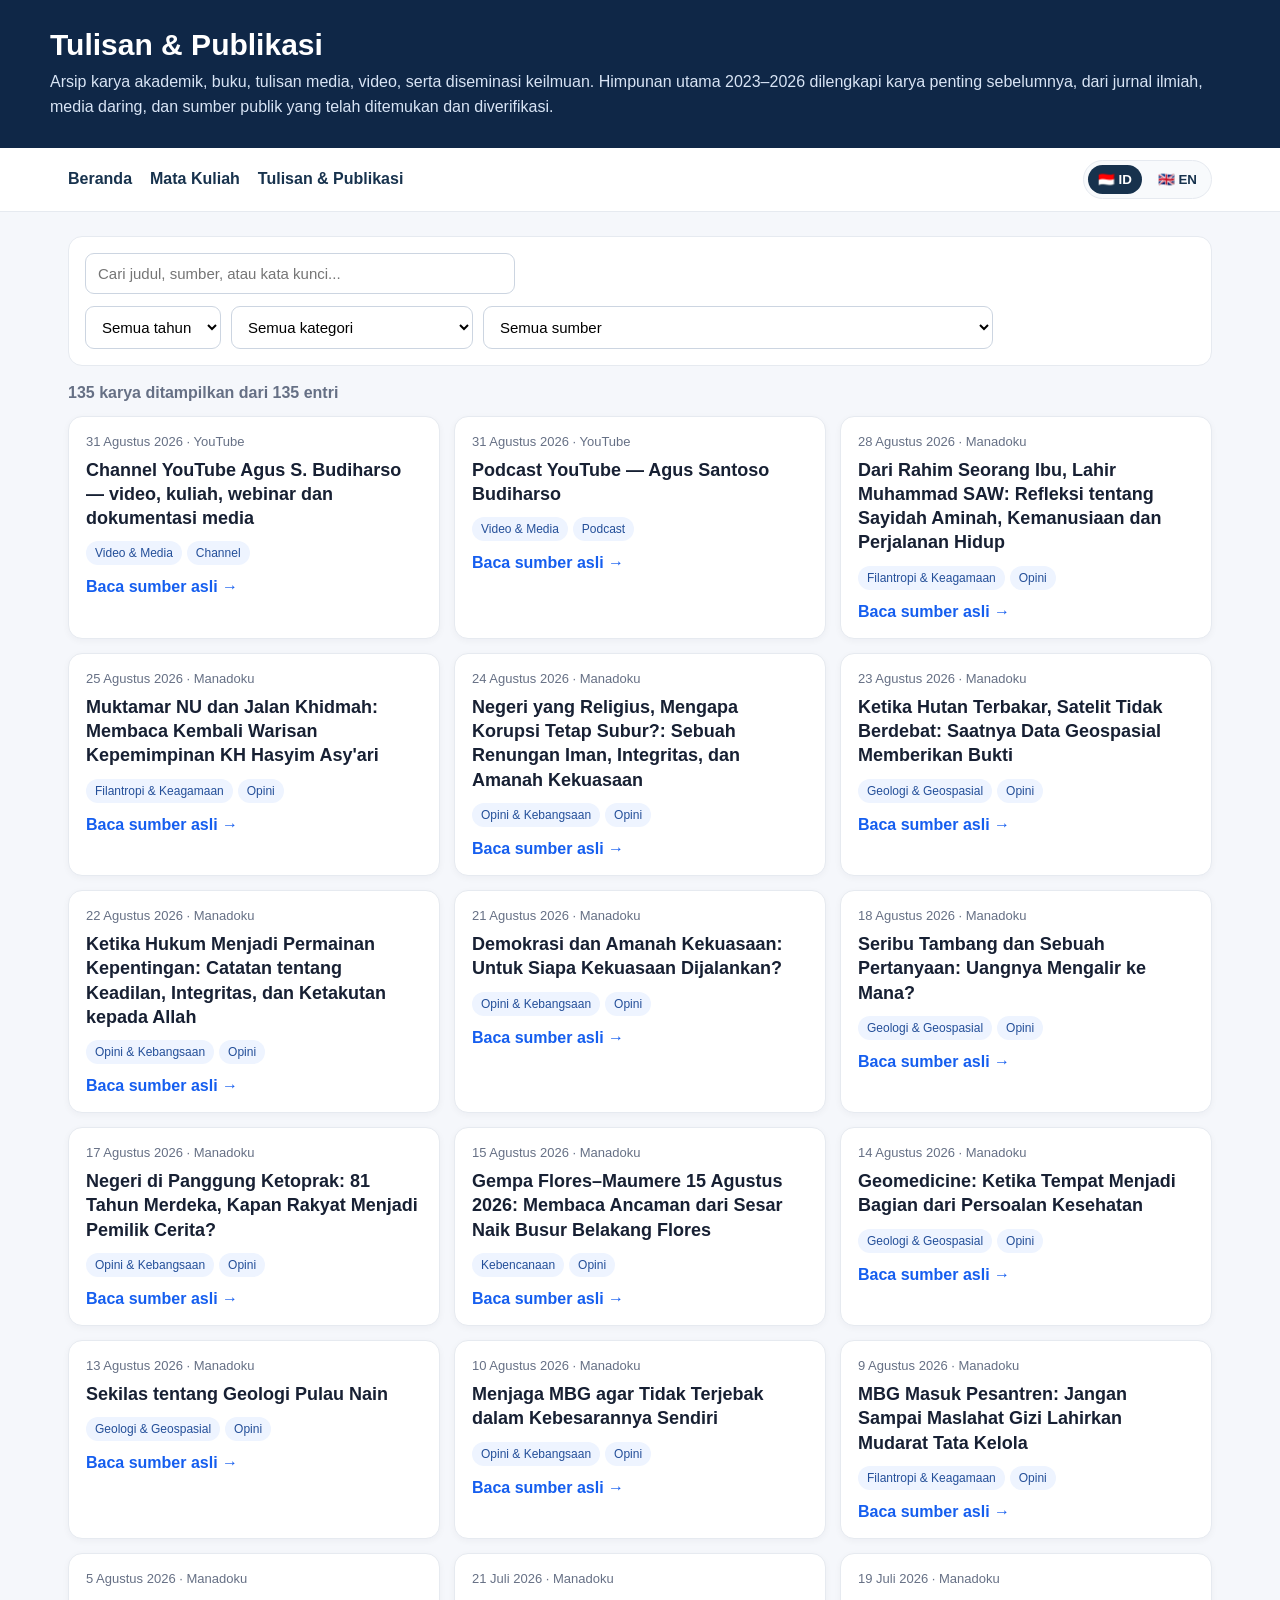
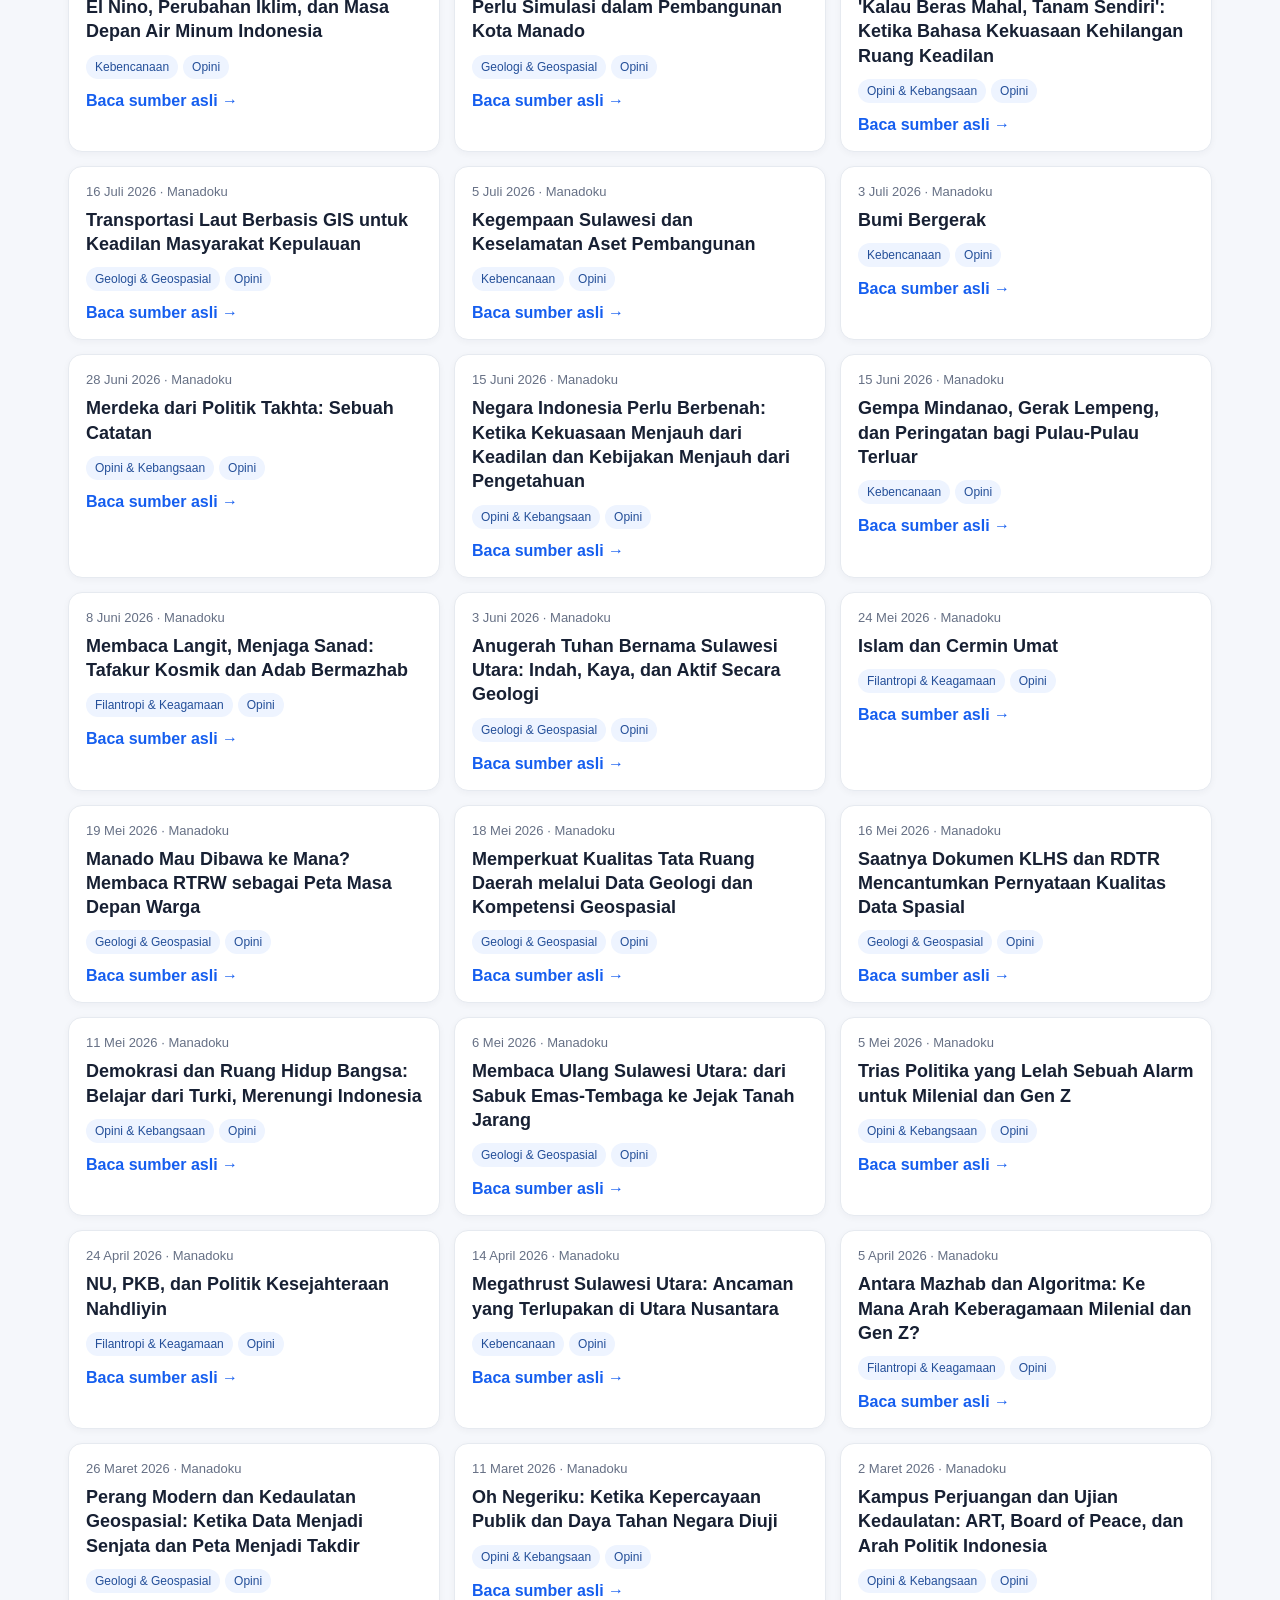
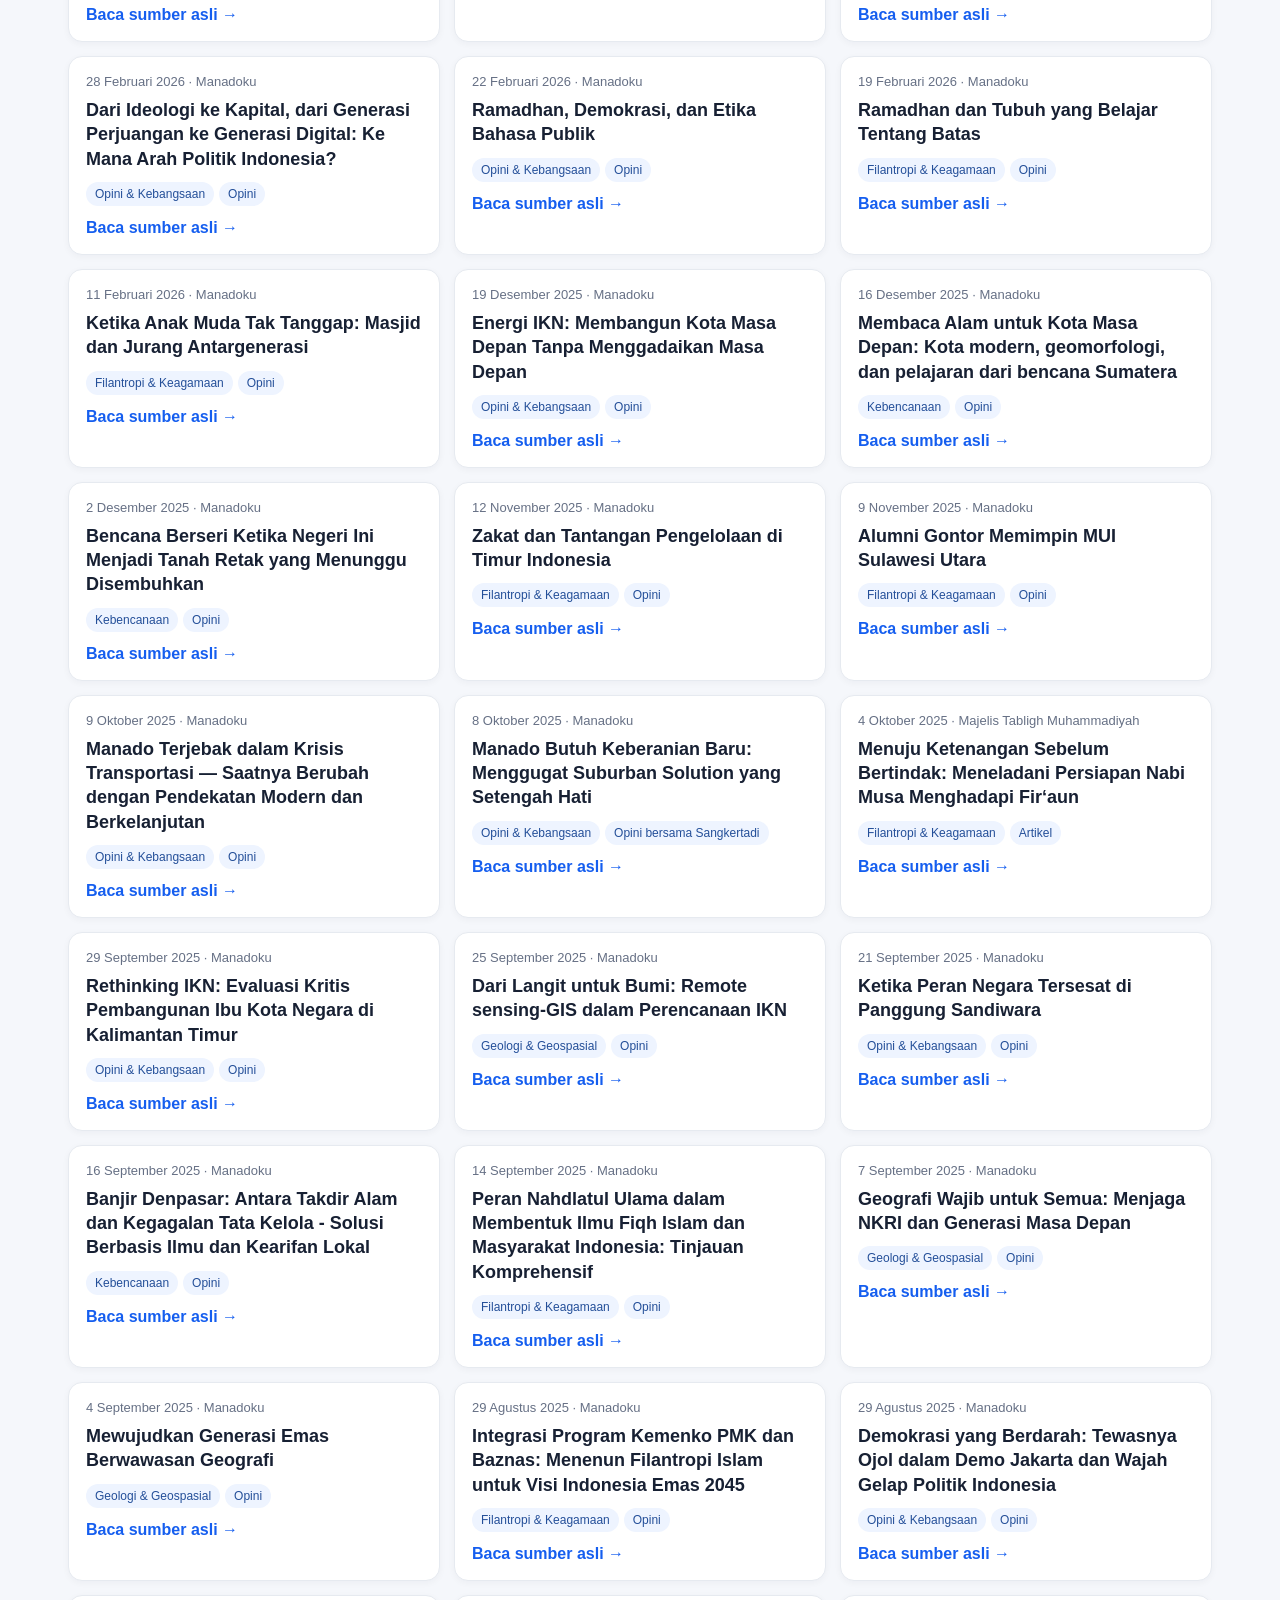
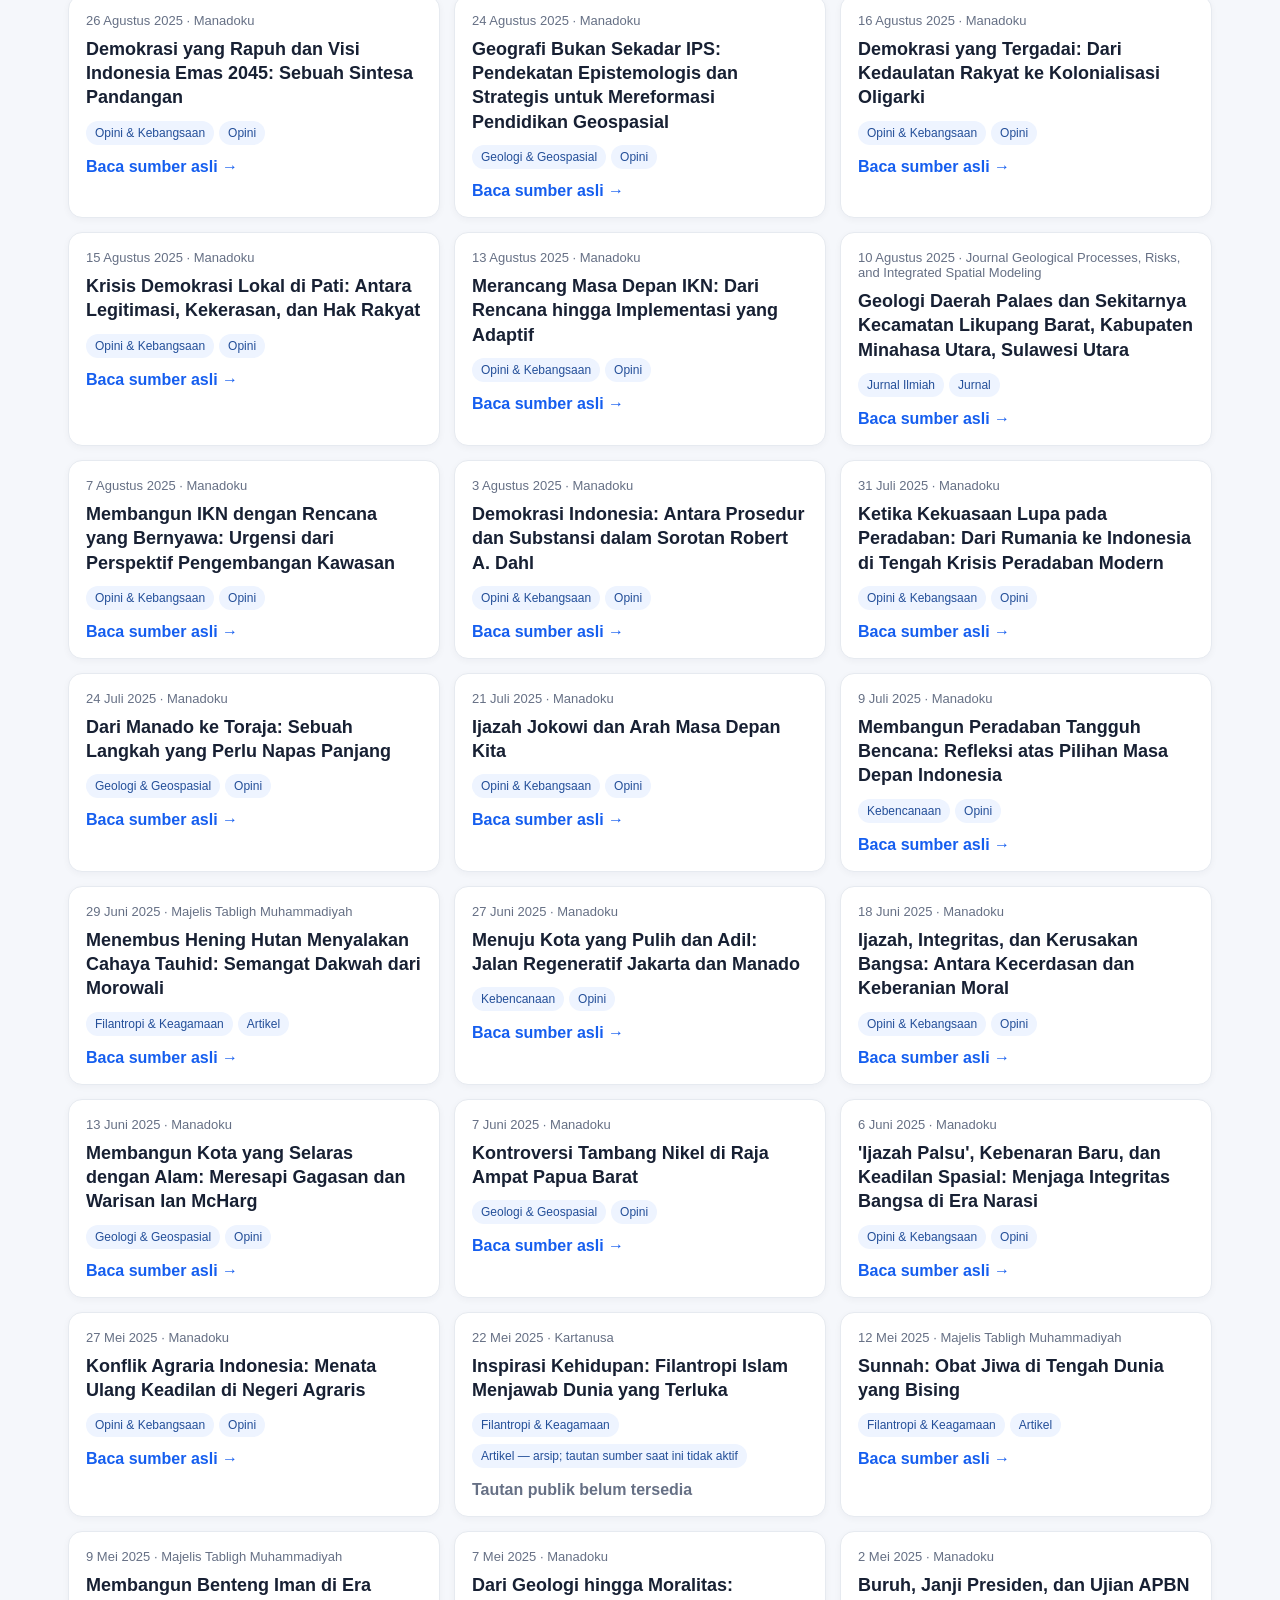
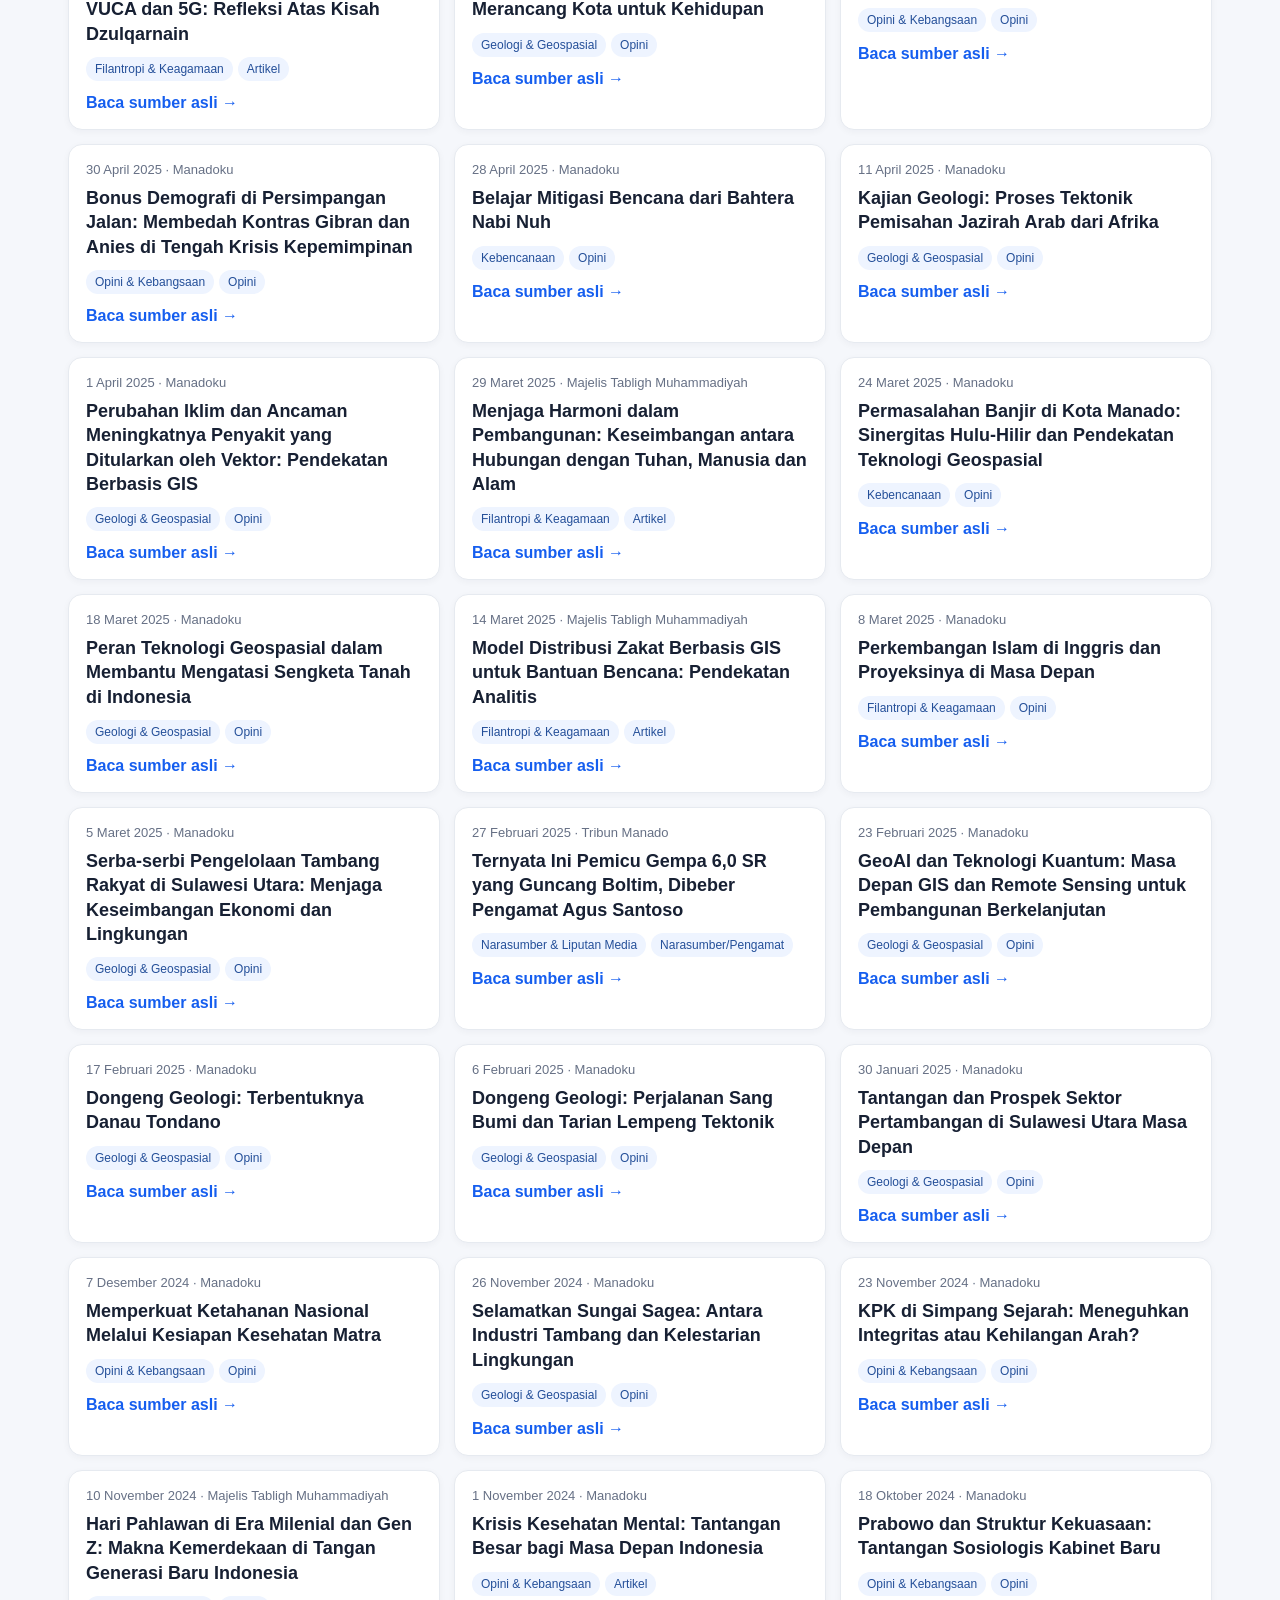
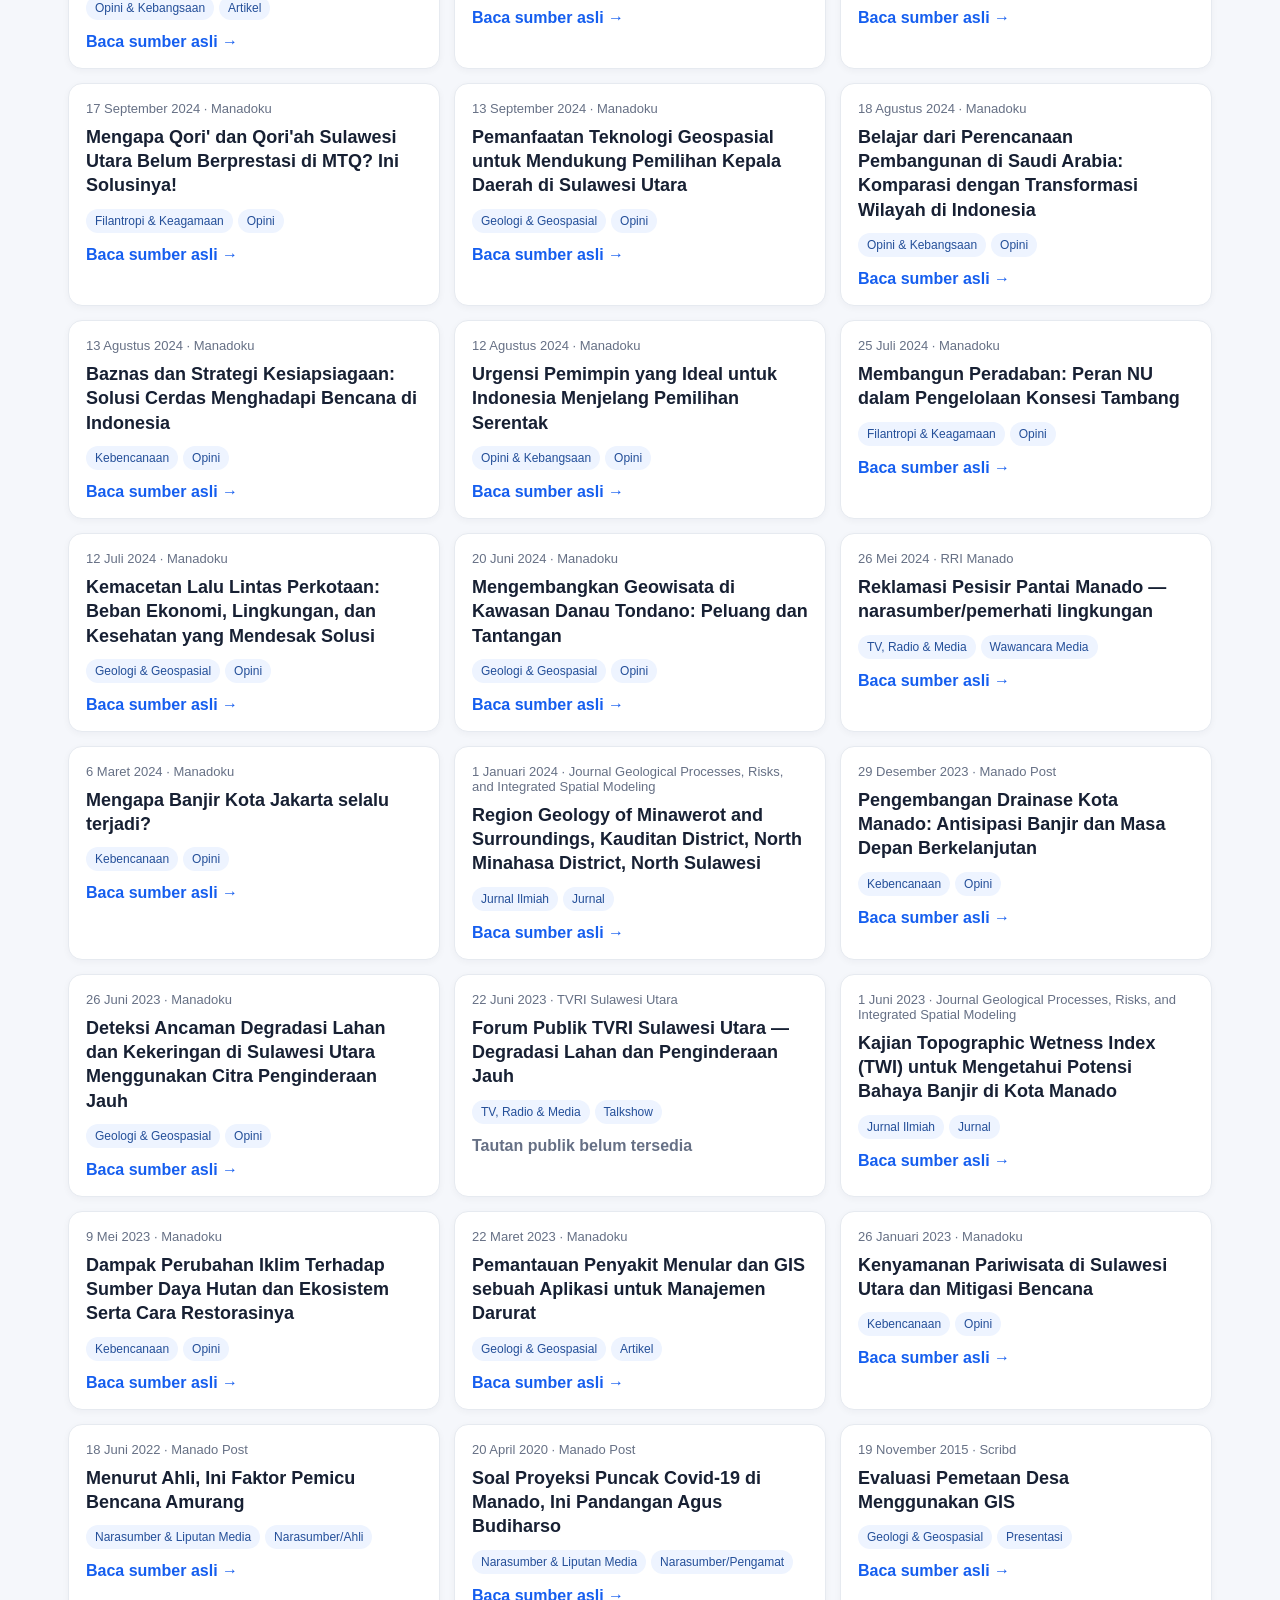
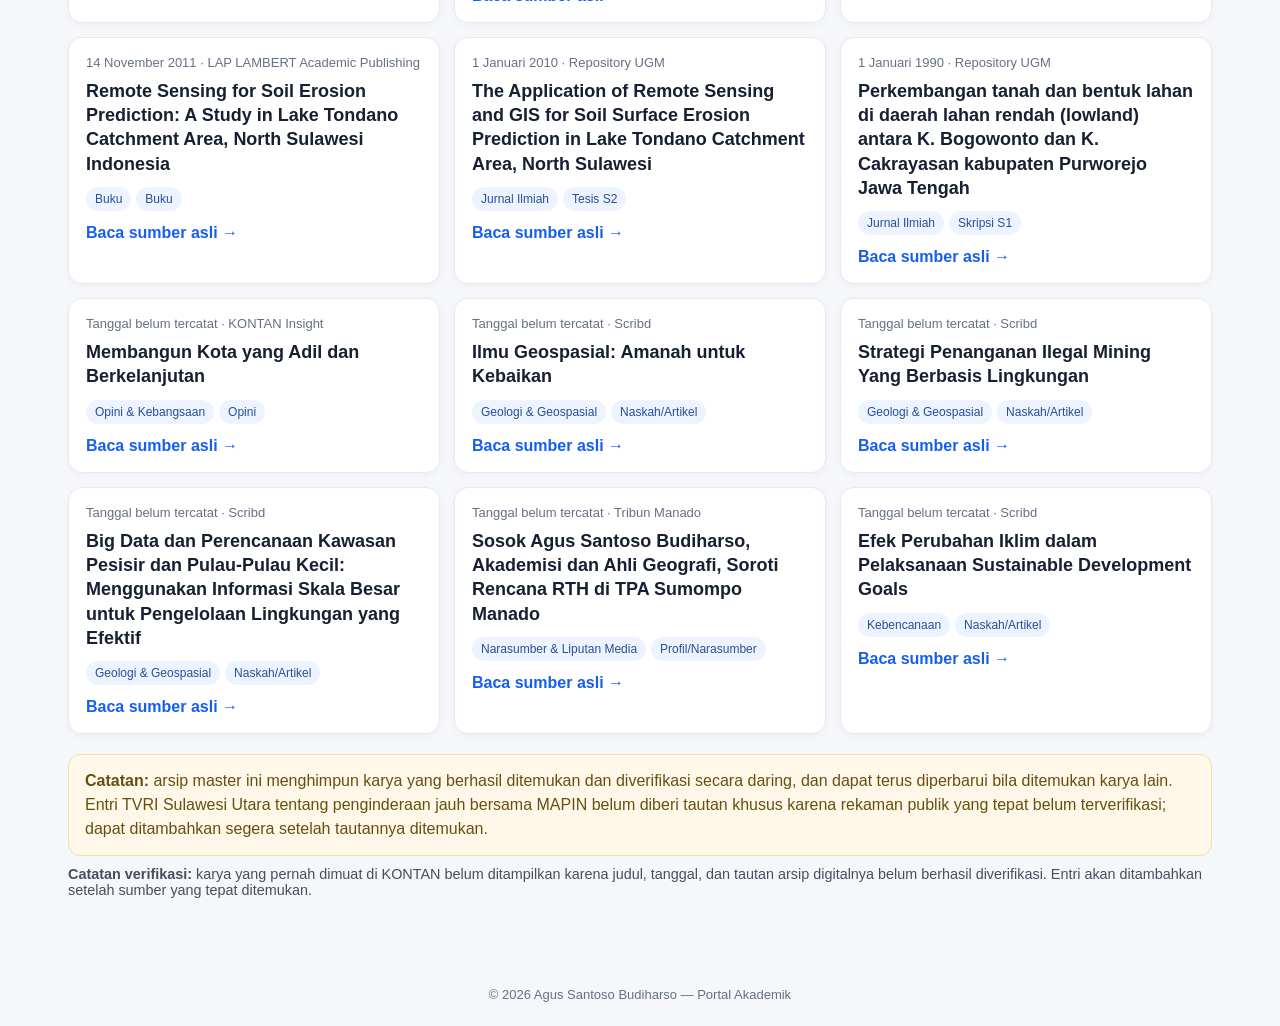
<file: tulisan.html>
<!doctype html>
<html lang="id">
<head>
<meta charset="utf-8"><meta name="viewport" content="width=device-width,initial-scale=1">
<title>Tulisan & Publikasi | Agus Santoso Budiharso</title>
<style>
:root{--bg:#f5f7fb;--card:#fff;--text:#172033;--muted:#667085;--line:#e6eaf0;--accent:#155eef;--nav:#0f2747}
*{box-sizing:border-box}body{margin:0;font-family:Arial,Helvetica,sans-serif;background:var(--bg);color:var(--text)}
header{background:var(--nav);color:#fff;padding:28px 18px}.wrap{max-width:1180px;margin:auto}header h1{margin:0 0 8px;font-size:30px}header p{margin:0;color:#d8e4f5;line-height:1.55}
nav{background:#fff;border-bottom:1px solid var(--line);position:sticky;top:0;z-index:5}nav .wrap{display:flex;gap:18px;padding:12px 18px;flex-wrap:wrap;align-items:center}nav a{color:#17324d;text-decoration:none;font-weight:700}.spacer{margin-left:auto}.lang{display:flex;gap:6px;align-items:center;padding:4px;border:1px solid var(--line);border-radius:999px;background:#f8fafc}.lang button{border:0;background:transparent;padding:7px 10px;border-radius:999px;font-weight:700;cursor:pointer;color:#17324d}.lang button.active{background:#17324d;color:white}
main{padding:24px 18px 50px}.tools{background:#fff;border:1px solid var(--line);border-radius:14px;padding:16px;margin-bottom:18px}input,select{padding:11px 12px;border:1px solid #ccd5e1;border-radius:9px;font-size:15px;background:#fff}input{width:min(100%,430px)}.row{display:flex;gap:10px;flex-wrap:wrap;align-items:center;margin-top:12px}.stats{margin:14px 0;color:var(--muted);font-weight:700}.grid{display:grid;grid-template-columns:repeat(auto-fit,minmax(300px,1fr));gap:14px}.card{background:var(--card);border:1px solid var(--line);border-radius:14px;padding:17px;box-shadow:0 2px 7px rgba(20,30,50,.04)}.meta{font-size:13px;color:var(--muted);margin-bottom:9px}.card h2{font-size:18px;line-height:1.35;margin:0 0 11px}.badge{display:inline-block;background:#eef4ff;color:#244f99;border-radius:999px;padding:5px 9px;font-size:12px;margin:0 5px 7px 0}.card a{display:inline-block;margin-top:6px;color:var(--accent);font-weight:700;text-decoration:none}.nolink{display:inline-block;margin-top:6px;color:var(--muted);font-weight:700}.note{margin-top:20px;padding:14px 16px;background:#fff8e8;border:1px solid #f1dfad;border-radius:12px;color:#674f12;line-height:1.5}footer{padding:24px 18px;text-align:center;color:var(--muted);font-size:13px}@media(max-width:600px){header h1{font-size:25px}.grid{grid-template-columns:1fr}.spacer{display:none}}
</style></head><body>
<header><div class="wrap"><h1 id="pageTitle">Tulisan & Publikasi</h1><p id="pageIntro">Arsip karya akademik, buku, tulisan media, video, serta diseminasi keilmuan. Himpunan utama 2023–2026 dilengkapi karya penting sebelumnya, dari jurnal ilmiah, media daring, dan sumber publik yang telah ditemukan dan diverifikasi.</p></div></header>
<nav><div class="wrap"><a id="navHome" href="index.html">Beranda</a><a id="navCourse" href="mata-kuliah.html">Mata Kuliah</a><a id="navWriting" href="tulisan.html">Tulisan & Publikasi</a><span class="spacer"></span><div class="lang" aria-label="Language"><button id="btnID" class="active" type="button">🇮🇩 ID</button><button id="btnEN" type="button">🇬🇧 EN</button></div></div></nav>
<main class="wrap"><section class="tools"><input id="q" type="search" placeholder="Cari judul, sumber, atau kata kunci..."><div class="row"><select id="year"></select><select id="cat"></select><select id="source"></select></div></section><div class="stats" id="stats"></div><section class="grid" id="grid"></section>
<div class="note" id="noteMain"><b>Catatan:</b> arsip master ini menghimpun karya yang berhasil ditemukan dan diverifikasi secara daring, dan dapat terus diperbarui bila ditemukan karya lain. Entri TVRI Sulawesi Utara tentang penginderaan jauh bersama MAPIN belum diberi tautan khusus karena rekaman publik yang tepat belum terverifikasi; dapat ditambahkan segera setelah tautannya ditemukan.</div>
<p id="noteVerify" style="margin-top:10px;font-size:.9rem;opacity:.78"><strong>Catatan verifikasi:</strong> karya yang pernah dimuat di KONTAN belum ditampilkan karena judul, tanggal, dan tautan arsip digitalnya belum berhasil diverifikasi. Entri akan ditambahkan setelah sumber yang tepat ditemukan.</p>
</main><footer id="footer">© 2026 Agus Santoso Budiharso — Portal Akademik</footer>
<script>
const DATA=[{"date": "2026-08-31", "year": "2026", "title": "Channel YouTube Agus S. Budiharso — video, kuliah, webinar dan dokumentasi media", "source": "YouTube", "category": "Video & Media", "type": "Channel", "url": "https://www.youtube.com/@agussbudiharso"}, {"date": "2026-08-31", "year": "2026", "title": "Podcast YouTube — Agus Santoso Budiharso", "source": "YouTube", "category": "Video & Media", "type": "Podcast", "url": "https://youtu.be/W04UybsVKL4?si=Y2JNG1iXClw5yX4i"}, {"date": "2026-08-28", "year": "2026", "title": "Dari Rahim Seorang Ibu, Lahir Muhammad SAW: Refleksi tentang Sayidah Aminah, Kemanusiaan dan Perjalanan Hidup", "source": "Manadoku", "category": "Filantropi & Keagamaan", "type": "Opini", "url": "https://manado.pikiran-rakyat.com/ragam/pr-23610416856/dari-rahim-seorang-ibu-lahir-muhammad-saw-refleksi-tentang-sayidah-aminah-kemanusiaan-dan-perjalanan-hidup"}, {"date": "2026-08-25", "year": "2026", "title": "Muktamar NU dan Jalan Khidmah: Membaca Kembali Warisan Kepemimpinan KH Hasyim Asy'ari", "source": "Manadoku", "category": "Filantropi & Keagamaan", "type": "Opini", "url": "https://manado.pikiran-rakyat.com/nasional/pr-23610410928/muktamar-nu-dan-jalan-khidmah-membaca-kembali-warisan-kepemimpinan-kh-hasyim-asyari"}, {"date": "2026-08-24", "year": "2026", "title": "Negeri yang Religius, Mengapa Korupsi Tetap Subur?: Sebuah Renungan Iman, Integritas, dan Amanah Kekuasaan", "source": "Manadoku", "category": "Opini & Kebangsaan", "type": "Opini", "url": "https://manado.pikiran-rakyat.com/ragam/pr-23610410259/negeri-yang-religius-mengapa-korupsi-tetap-subur-sebuah-renungan-iman-integritas-dan-amanah-kekuasaan"}, {"date": "2026-08-23", "year": "2026", "title": "Ketika Hutan Terbakar, Satelit Tidak Berdebat: Saatnya Data Geospasial Memberikan Bukti", "source": "Manadoku", "category": "Geologi & Geospasial", "type": "Opini", "url": "https://manado.pikiran-rakyat.com/nasional/pr-23610408246/ketika-hutan-terbakar-satelit-tidak-berdebat-saatnya-data-geospasial-memberikan-bukti"}, {"date": "2026-08-22", "year": "2026", "title": "Ketika Hukum Menjadi Permainan Kepentingan: Catatan tentang Keadilan, Integritas, dan Ketakutan kepada Allah", "source": "Manadoku", "category": "Opini & Kebangsaan", "type": "Opini", "url": "https://manado.pikiran-rakyat.com/ragam/pr-23610406303/ketika-hukum-menjadi-permainan-kepentingan-catatan-tentang-keadilan-integritas-dan-ketakutan-kepada-allah"}, {"date": "2026-08-21", "year": "2026", "title": "Demokrasi dan Amanah Kekuasaan: Untuk Siapa Kekuasaan Dijalankan?", "source": "Manadoku", "category": "Opini & Kebangsaan", "type": "Opini", "url": "https://manado.pikiran-rakyat.com/ragam/pr-23610404223/demokrasi-dan-amanah-kekuasaan-untuk-siapa-kekuasaan-dijalankan"}, {"date": "2026-08-18", "year": "2026", "title": "Seribu Tambang dan Sebuah Pertanyaan: Uangnya Mengalir ke Mana?", "source": "Manadoku", "category": "Geologi & Geospasial", "type": "Opini", "url": "https://manado.pikiran-rakyat.com/nasional/pr-23610398469/seribu-tambang-dan-sebuah-pertanyaan-uangnya-mengalir-ke-mana"}, {"date": "2026-08-17", "year": "2026", "title": "Negeri di Panggung Ketoprak: 81 Tahun Merdeka, Kapan Rakyat Menjadi Pemilik Cerita?", "source": "Manadoku", "category": "Opini & Kebangsaan", "type": "Opini", "url": "https://manado.pikiran-rakyat.com/ragam/pr-23610396977/negeri-di-panggung-ketoprak-81-tahun-merdeka-kapan-rakyat-menjadi-pemilik-cerita"}, {"date": "2026-08-15", "year": "2026", "title": "Gempa Flores–Maumere 15 Agustus 2026: Membaca Ancaman dari Sesar Naik Busur Belakang Flores", "source": "Manadoku", "category": "Kebencanaan", "type": "Opini", "url": "https://manado.pikiran-rakyat.com/ragam/pr-23610394709/gempa-floresmaumere-15-agustus-2026-membaca-ancaman-dari-sesar-naik-busur-belakang-flores"}, {"date": "2026-08-14", "year": "2026", "title": "Geomedicine: Ketika Tempat Menjadi Bagian dari Persoalan Kesehatan", "source": "Manadoku", "category": "Geologi & Geospasial", "type": "Opini", "url": "https://manado.pikiran-rakyat.com/ragam/pr-23610391576/geomedicine-ketika-tempat-menjadi-bagian-dari-persoalan-kesehatan"}, {"date": "2026-08-13", "year": "2026", "title": "Sekilas tentang Geologi Pulau Nain", "source": "Manadoku", "category": "Geologi & Geospasial", "type": "Opini", "url": "https://manado.pikiran-rakyat.com/ragam/pr-23610389592/sekilas-tentang-geologi-pulau-nain"}, {"date": "2026-08-10", "year": "2026", "title": "Menjaga MBG agar Tidak Terjebak dalam Kebesarannya Sendiri", "source": "Manadoku", "category": "Opini & Kebangsaan", "type": "Opini", "url": "https://manado.pikiran-rakyat.com/nasional/pr-23610385149/menjaga-mbg-agar-tidak-terjebak-dalam-kebesarannya-sendiri"}, {"date": "2026-08-09", "year": "2026", "title": "MBG Masuk Pesantren: Jangan Sampai Maslahat Gizi Lahirkan Mudarat Tata Kelola", "source": "Manadoku", "category": "Filantropi & Keagamaan", "type": "Opini", "url": "https://manado.pikiran-rakyat.com/nasional/pr-23610382533/mbg-masuk-pesantren-jangan-sampai-maslahat-gizi-lahirkan-mudarat-tata-kelola?page=all"}, {"date": "2026-08-05", "year": "2026", "title": "El Nino, Perubahan Iklim, dan Masa Depan Air Minum Indonesia", "source": "Manadoku", "category": "Kebencanaan", "type": "Opini", "url": "https://manado.pikiran-rakyat.com/nasional/pr-23610374971/el-nino-perubahan-iklim-dan-masa-depan-air-minum-indonesia"}, {"date": "2026-07-21", "year": "2026", "title": "Perlu Simulasi dalam Pembangunan Kota Manado", "source": "Manadoku", "category": "Geologi & Geospasial", "type": "Opini", "url": "https://manado.pikiran-rakyat.com/manadoku/pr-23610345733/perlu-simulasi-dalam-pembangunan-kota-manado?page=all"}, {"date": "2026-07-19", "year": "2026", "title": "'Kalau Beras Mahal, Tanam Sendiri': Ketika Bahasa Kekuasaan Kehilangan Ruang Keadilan", "source": "Manadoku", "category": "Opini & Kebangsaan", "type": "Opini", "url": "https://manado.pikiran-rakyat.com/nasional/pr-23610342314/kalau-beras-mahal-tanam-sendiri-ketika-bahasa-kekuasaan-kehilangan-ruang-keadilan?page=all"}, {"date": "2026-07-16", "year": "2026", "title": "Transportasi Laut Berbasis GIS untuk Keadilan Masyarakat Kepulauan", "source": "Manadoku", "category": "Geologi & Geospasial", "type": "Opini", "url": "https://manado.pikiran-rakyat.com/ragam/pr-23610337374/transportasi-laut-berbasis-gis-untuk-keadilan-masyarakat-kepulauan"}, {"date": "2026-07-05", "year": "2026", "title": "Kegempaan Sulawesi dan Keselamatan Aset Pembangunan", "source": "Manadoku", "category": "Kebencanaan", "type": "Opini", "url": "https://manado.pikiran-rakyat.com/manadoku/pr-23610314201/kegempaan-sulawesi-dan-keselamatan-aset-pembangunan"}, {"date": "2026-07-03", "year": "2026", "title": "Bumi Bergerak", "source": "Manadoku", "category": "Kebencanaan", "type": "Opini", "url": "https://manado.pikiran-rakyat.com/ragam/pr-23610311261/bumi-bergerak"}, {"date": "2026-06-28", "year": "2026", "title": "Merdeka dari Politik Takhta: Sebuah Catatan", "source": "Manadoku", "category": "Opini & Kebangsaan", "type": "Opini", "url": "https://manado.pikiran-rakyat.com/ragam/pr-23610298676/merdeka-dari-politik-takhta-sebuah-catatan"}, {"date": "2026-06-15", "year": "2026", "title": "Negara Indonesia Perlu Berbenah: Ketika Kekuasaan Menjauh dari Keadilan dan Kebijakan Menjauh dari Pengetahuan", "source": "Manadoku", "category": "Opini & Kebangsaan", "type": "Opini", "url": "https://manado.pikiran-rakyat.com/nasional/pr-23610272147/negara-indonesia-perlu-berbenah-ketika-kekuasaan-menjauh-dari-keadilan-dan-kebijakan-menjauh-dari-pengetahuan?page=all"}, {"date": "2026-06-15", "year": "2026", "title": "Gempa Mindanao, Gerak Lempeng, dan Peringatan bagi Pulau-Pulau Terluar", "source": "Manadoku", "category": "Kebencanaan", "type": "Opini", "url": "https://manado.pikiran-rakyat.com/sulut/pr-23610271412/gempa-mindanao-gerak-lempeng-dan-peringatan-bagi-pulau-pulau-terluar?page=all"}, {"date": "2026-06-08", "year": "2026", "title": "Membaca Langit, Menjaga Sanad: Tafakur Kosmik dan Adab Bermazhab", "source": "Manadoku", "category": "Filantropi & Keagamaan", "type": "Opini", "url": "https://manado.pikiran-rakyat.com/ragam/pr-23610258046/membaca-langit-menjaga-sanad-tafakur-kosmik-dan-adab-bermazhab"}, {"date": "2026-06-03", "year": "2026", "title": "Anugerah Tuhan Bernama Sulawesi Utara: Indah, Kaya, dan Aktif Secara Geologi", "source": "Manadoku", "category": "Geologi & Geospasial", "type": "Opini", "url": "https://manado.pikiran-rakyat.com/sulut/pr-23610247223/anugerah-tuhan-bernama-sulawesi-utara-indah-kaya-dan-aktif-secara-geologi"}, {"date": "2026-05-24", "year": "2026", "title": "Islam dan Cermin Umat", "source": "Manadoku", "category": "Filantropi & Keagamaan", "type": "Opini", "url": "https://manado.pikiran-rakyat.com/ragam/amp/pr-23610227188/islam-dan-cermin-umat"}, {"date": "2026-05-19", "year": "2026", "title": "Manado Mau Dibawa ke Mana? Membaca RTRW sebagai Peta Masa Depan Warga", "source": "Manadoku", "category": "Geologi & Geospasial", "type": "Opini", "url": "https://manado.pikiran-rakyat.com/manadoku/pr-23610215992/manado-mau-dibawa-ke-mana-membaca-rtrw-sebagai-peta-masa-depan-warga"}, {"date": "2026-05-18", "year": "2026", "title": "Memperkuat Kualitas Tata Ruang Daerah melalui Data Geologi dan Kompetensi Geospasial", "source": "Manadoku", "category": "Geologi & Geospasial", "type": "Opini", "url": "https://manado.pikiran-rakyat.com/nasional/pr-23610213140/memperkuat-kualitas-tata-ruang-daerah-melalui-data-geologi-dan-kompetensi-geospasial"}, {"date": "2026-05-16", "year": "2026", "title": "Saatnya Dokumen KLHS dan RDTR Mencantumkan Pernyataan Kualitas Data Spasial", "source": "Manadoku", "category": "Geologi & Geospasial", "type": "Opini", "url": "https://manado.pikiran-rakyat.com/nasional/pr-23610209939/saatnya-dokumen-klhs-dan-rdtr-mencantumkan-pernyataan-kualitas-data-spasial"}, {"date": "2026-05-11", "year": "2026", "title": "Demokrasi dan Ruang Hidup Bangsa: Belajar dari Turki, Merenungi Indonesia", "source": "Manadoku", "category": "Opini & Kebangsaan", "type": "Opini", "url": "https://manado.pikiran-rakyat.com/nasional/pr-23610200048/demokrasi-dan-ruang-hidup-bangsa-belajar-dari-turki-merenungi-indonesia"}, {"date": "2026-05-06", "year": "2026", "title": "Membaca Ulang Sulawesi Utara: dari Sabuk Emas-Tembaga ke Jejak Tanah Jarang", "source": "Manadoku", "category": "Geologi & Geospasial", "type": "Opini", "url": "https://manado.pikiran-rakyat.com/sulut/pr-23610189451/membaca-ulang-sulawesi-utara-dari-sabuk-emas-tembaga-ke-jejak-tanah-jarang"}, {"date": "2026-05-05", "year": "2026", "title": "Trias Politika yang Lelah Sebuah Alarm untuk Milenial dan Gen Z", "source": "Manadoku", "category": "Opini & Kebangsaan", "type": "Opini", "url": "https://manado.pikiran-rakyat.com/ragam/pr-23610188454/trias-politika-yang-lelah-sebuah-alarm-untuk-milenial-dan-gen-z?page=all"}, {"date": "2026-04-24", "year": "2026", "title": "NU, PKB, dan Politik Kesejahteraan Nahdliyin", "source": "Manadoku", "category": "Filantropi & Keagamaan", "type": "Opini", "url": "https://manado.pikiran-rakyat.com/nasional/pr-23610162079/nu-pkb-dan-politik-kesejahteraan-nahdliyin"}, {"date": "2026-04-14", "year": "2026", "title": "Megathrust Sulawesi Utara: Ancaman yang Terlupakan di Utara Nusantara", "source": "Manadoku", "category": "Kebencanaan", "type": "Opini", "url": "https://manado.pikiran-rakyat.com/sulut/pr-23610140090/megathrust-sulawesi-utara-ancaman-yang-terlupakan-di-utara-nusantara"}, {"date": "2026-04-05", "year": "2026", "title": "Antara Mazhab dan Algoritma: Ke Mana Arah Keberagamaan Milenial dan Gen Z?", "source": "Manadoku", "category": "Filantropi & Keagamaan", "type": "Opini", "url": "https://manado.pikiran-rakyat.com/nasional/amp/pr-23610121222/antara-mazhab-dan-algoritma-ke-mana-arah-keberagamaan-milenial-dan-gen-z"}, {"date": "2026-03-26", "year": "2026", "title": "Perang Modern dan Kedaulatan Geospasial: Ketika Data Menjadi Senjata dan Peta Menjadi Takdir", "source": "Manadoku", "category": "Geologi & Geospasial", "type": "Opini", "url": "https://manado.pikiran-rakyat.com/nasional/pr-23610098950/perang-modern-dan-kedaulatan-geospasial-ketika-data-menjadi-senjata-dan-peta-menjadi-takdir"}, {"date": "2026-03-11", "year": "2026", "title": "Oh Negeriku: Ketika Kepercayaan Publik dan Daya Tahan Negara Diuji", "source": "Manadoku", "category": "Opini & Kebangsaan", "type": "Opini", "url": "https://manado.pikiran-rakyat.com/nasional/pr-23610070797/oh-negeriku-ketika-kepercayaan-publik-dan-daya-tahan-negara-diuji"}, {"date": "2026-03-02", "year": "2026", "title": "Kampus Perjuangan dan Ujian Kedaulatan: ART, Board of Peace, dan Arah Politik Indonesia", "source": "Manadoku", "category": "Opini & Kebangsaan", "type": "Opini", "url": "https://manado.pikiran-rakyat.com/sulut/pr-23610048445/kampus-perjuangan-dan-ujian-kedaulatan-art-board-of-peace-dan-arah-politik-indonesia"}, {"date": "2026-02-28", "year": "2026", "title": "Dari Ideologi ke Kapital, dari Generasi Perjuangan ke Generasi Digital: Ke Mana Arah Politik Indonesia?", "source": "Manadoku", "category": "Opini & Kebangsaan", "type": "Opini", "url": "https://manado.pikiran-rakyat.com/ragam/pr-23610043340/dari-ideologi-ke-kapital-dari-generasi-perjuangan-ke-generasi-digital-ke-mana-arah-politik-indonesia"}, {"date": "2026-02-22", "year": "2026", "title": "Ramadhan, Demokrasi, dan Etika Bahasa Publik", "source": "Manadoku", "category": "Opini & Kebangsaan", "type": "Opini", "url": "https://manado.pikiran-rakyat.com/ragam/pr-23610026859/ramadhan-demokrasi-dan-etika-bahasa-publik"}, {"date": "2026-02-19", "year": "2026", "title": "Ramadhan dan Tubuh yang Belajar Tentang Batas", "source": "Manadoku", "category": "Filantropi & Keagamaan", "type": "Opini", "url": "https://manado.pikiran-rakyat.com/ragam/pr-23610018379/ramadhan-dan-tubuh-yang-belajar-tentang-batas"}, {"date": "2026-02-11", "year": "2026", "title": "Ketika Anak Muda Tak Tanggap: Masjid dan Jurang Antargenerasi", "source": "Manadoku", "category": "Filantropi & Keagamaan", "type": "Opini", "url": "https://manado.pikiran-rakyat.com/ragam/pr-23610000220/ketika-anak-muda-tak-tanggap-masjid-dan-jurang-antargenerasi"}, {"date": "2025-12-19", "year": "2025", "title": "Energi IKN: Membangun Kota Masa Depan Tanpa Menggadaikan Masa Depan", "source": "Manadoku", "category": "Opini & Kebangsaan", "type": "Opini", "url": "https://manado.pikiran-rakyat.com/nasional/pr-2369874332/energi-ikn-membangun-kota-masa-depan-tanpa-menggadaikan-masa-depan"}, {"date": "2025-12-16", "year": "2025", "title": "Membaca Alam untuk Kota Masa Depan: Kota modern, geomorfologi, dan pelajaran dari bencana Sumatera", "source": "Manadoku", "category": "Kebencanaan", "type": "Opini", "url": "https://manado.pikiran-rakyat.com/nasional/pr-2369867191/membaca-alam-untuk-kota-masa-depan-kota-modern-geomorfologi-dan-pelajaran-dari-bencana-sumatera"}, {"date": "2025-12-02", "year": "2025", "title": "Bencana Berseri Ketika Negeri Ini Menjadi Tanah Retak yang Menunggu Disembuhkan", "source": "Manadoku", "category": "Kebencanaan", "type": "Opini", "url": "https://manado.pikiran-rakyat.com/ragam/pr-2369835119/bencana-berseri-ketika-negeri-ini-menjadi-tanah-retak-yang-menunggu-disembuhkan"}, {"date": "2025-11-12", "year": "2025", "title": "Zakat dan Tantangan Pengelolaan di Timur Indonesia", "source": "Manadoku", "category": "Filantropi & Keagamaan", "type": "Opini", "url": "https://manado.pikiran-rakyat.com/nasional/pr-2369786870/zakat-dan-tantangan-pengelolaan-di-timur-indonesia"}, {"date": "2025-11-09", "year": "2025", "title": "Alumni Gontor Memimpin MUI Sulawesi Utara", "source": "Manadoku", "category": "Filantropi & Keagamaan", "type": "Opini", "url": "https://manado.pikiran-rakyat.com/sulut/pr-2369779617/alumni-gontor-memimpin-mui-sulawesi-utara"}, {"date": "2025-10-09", "year": "2025", "title": "Manado Terjebak dalam Krisis Transportasi — Saatnya Berubah dengan Pendekatan Modern dan Berkelanjutan", "source": "Manadoku", "category": "Opini & Kebangsaan", "type": "Opini", "url": "https://manado.pikiran-rakyat.com/manadoku/pr-2369706935/manado-terjebak-dalam-krisis-transportasi-saatnya-berubah-dengan-pendekatan-modern-dan-berkelanjutan"}, {"date": "2025-10-08", "year": "2025", "title": "Manado Butuh Keberanian Baru: Menggugat Suburban Solution yang Setengah Hati", "source": "Manadoku", "category": "Opini & Kebangsaan", "type": "Opini bersama Sangkertadi", "url": "https://manado.pikiran-rakyat.com/manadoku/pr-2369704146/manado-butuh-keberanian-baru-menggugat-suburban-solution-yang-setengah-hati"}, {"date": "2025-10-04", "year": "2025", "title": "Menuju Ketenangan Sebelum Bertindak: Meneladani Persiapan Nabi Musa Menghadapi Fir‘aun", "source": "Majelis Tabligh Muhammadiyah", "category": "Filantropi & Keagamaan", "type": "Artikel", "url": "https://majelistabligh.id/menuju-ketenangan-sebelum-bertindak-meneladani-persiapan-nabi-musa-menghadapi-firaun/"}, {"date": "2025-09-29", "year": "2025", "title": "Rethinking IKN: Evaluasi Kritis Pembangunan Ibu Kota Negara di Kalimantan Timur", "source": "Manadoku", "category": "Opini & Kebangsaan", "type": "Opini", "url": "https://manado.pikiran-rakyat.com/nasional/pr-2369682567/rethinking-ikn-evaluasi-kritis-pembangunan-ibu-kota-negara-di-kalimantan-timur"}, {"date": "2025-09-25", "year": "2025", "title": "Dari Langit untuk Bumi: Remote sensing-GIS dalam Perencanaan IKN", "source": "Manadoku", "category": "Geologi & Geospasial", "type": "Opini", "url": "https://manado.pikiran-rakyat.com/nasional/pr-2369672664/dari-langit-untuk-bumi-remote-sensing-gis-dalam-perencanaan-ikn"}, {"date": "2025-09-21", "year": "2025", "title": "Ketika Peran Negara Tersesat di Panggung Sandiwara", "source": "Manadoku", "category": "Opini & Kebangsaan", "type": "Opini", "url": "https://manado.pikiran-rakyat.com/nasional/pr-2369663188/ketika-peran-negara-tersesat-di-panggung-sandiwara"}, {"date": "2025-09-16", "year": "2025", "title": "Banjir Denpasar: Antara Takdir Alam dan Kegagalan Tata Kelola - Solusi Berbasis Ilmu dan Kearifan Lokal", "source": "Manadoku", "category": "Kebencanaan", "type": "Opini", "url": "https://manado.pikiran-rakyat.com/nasional/pr-2369650557/banjir-denpasar-antara-takdir-alam-dan-kegagalan-tata-kelola-solusi-berbasis-ilmu-dan-kearifan-lokal?page=all"}, {"date": "2025-09-14", "year": "2025", "title": "Peran Nahdlatul Ulama dalam Membentuk Ilmu Fiqh Islam dan Masyarakat Indonesia: Tinjauan Komprehensif", "source": "Manadoku", "category": "Filantropi & Keagamaan", "type": "Opini", "url": "https://manado.pikiran-rakyat.com/nasional/pr-2369646573/peran-nahdlatul-ulama-dalam-membentuk-ilmu-fiqh-islam-dan-masyarakat-indonesia-tinjauan-komprehensif"}, {"date": "2025-09-07", "year": "2025", "title": "Geografi Wajib untuk Semua: Menjaga NKRI dan Generasi Masa Depan", "source": "Manadoku", "category": "Geologi & Geospasial", "type": "Opini", "url": "https://manado.pikiran-rakyat.com/nasional/pr-2369629967/geografi-wajib-untuk-semua-menjaga-nkri-dan-generasi-masa-depan"}, {"date": "2025-09-04", "year": "2025", "title": "Mewujudkan Generasi Emas Berwawasan Geografi", "source": "Manadoku", "category": "Geologi & Geospasial", "type": "Opini", "url": "https://manado.pikiran-rakyat.com/ragam/pr-2369624789/mewujudkan-generasi-emas-berwawasan-geografi"}, {"date": "2025-08-29", "year": "2025", "title": "Integrasi Program Kemenko PMK dan Baznas: Menenun Filantropi Islam untuk Visi Indonesia Emas 2045", "source": "Manadoku", "category": "Filantropi & Keagamaan", "type": "Opini", "url": "https://manado.pikiran-rakyat.com/nasional/pr-2369607864/integrasi-program-kemenko-pmk-dan-baznas-menenun-filantropi-islam-untuk-visi-indonesia-emas-2045"}, {"date": "2025-08-29", "year": "2025", "title": "Demokrasi yang Berdarah: Tewasnya Ojol dalam Demo Jakarta dan Wajah Gelap Politik Indonesia", "source": "Manadoku", "category": "Opini & Kebangsaan", "type": "Opini", "url": "https://manado.pikiran-rakyat.com/nasional/pr-2369608931/demokrasi-yang-berdarah-tewasnya-ojol-dalam-demo-jakarta-dan-wajah-gelap-politik-indonesia"}, {"date": "2025-08-26", "year": "2025", "title": "Demokrasi yang Rapuh dan Visi Indonesia Emas 2045: Sebuah Sintesa Pandangan", "source": "Manadoku", "category": "Opini & Kebangsaan", "type": "Opini", "url": "https://manado.pikiran-rakyat.com/nasional/pr-2369601028/demokrasi-yang-rapuh-dan-visi-indonesia-emas-2045-sebuah-sintesa-pandangan?page=all"}, {"date": "2025-08-24", "year": "2025", "title": "Geografi Bukan Sekadar IPS: Pendekatan Epistemologis dan Strategis untuk Mereformasi Pendidikan Geospasial", "source": "Manadoku", "category": "Geologi & Geospasial", "type": "Opini", "url": "https://manado.pikiran-rakyat.com/ragam/pr-2369596055/geografi-bukan-sekadar-ips-pendekatan-epistemologis-dan-strategis-untuk-mereformasi-pendidikan-geospasial?page=all"}, {"date": "2025-08-16", "year": "2025", "title": "Demokrasi yang Tergadai: Dari Kedaulatan Rakyat ke Kolonialisasi Oligarki", "source": "Manadoku", "category": "Opini & Kebangsaan", "type": "Opini", "url": "https://manado.pikiran-rakyat.com/nasional/pr-2369576719/demokrasi-yang-tergadai-dari-kedaulatan-rakyat-ke-kolonialisasi-oligarki"}, {"date": "2025-08-15", "year": "2025", "title": "Krisis Demokrasi Lokal di Pati: Antara Legitimasi, Kekerasan, dan Hak Rakyat", "source": "Manadoku", "category": "Opini & Kebangsaan", "type": "Opini", "url": "https://manado.pikiran-rakyat.com/nasional/pr-2369574402/krisis-demokrasi-lokal-di-pati-antara-legitimasi-kekerasan-dan-hak-rakyat"}, {"date": "2025-08-13", "year": "2025", "title": "Merancang Masa Depan IKN: Dari Rencana hingga Implementasi yang Adaptif", "source": "Manadoku", "category": "Opini & Kebangsaan", "type": "Opini", "url": "https://manado.pikiran-rakyat.com/nasional/pr-2369570747/merancang-masa-depan-ikn-dari-rencana-hingga-implementasi-yang-adaptif"}, {"date": "2025-08-10", "year": "2025", "title": "Geologi Daerah Palaes dan Sekitarnya Kecamatan Likupang Barat, Kabupaten Minahasa Utara, Sulawesi Utara", "source": "Journal Geological Processes, Risks, and Integrated Spatial Modeling", "category": "Jurnal Ilmiah", "type": "Jurnal", "url": "https://www.jurnal.prisma.ac.id/index.php/jgprism"}, {"date": "2025-08-07", "year": "2025", "title": "Membangun IKN dengan Rencana yang Bernyawa: Urgensi dari Perspektif Pengembangan Kawasan", "source": "Manadoku", "category": "Opini & Kebangsaan", "type": "Opini", "url": "https://manado.pikiran-rakyat.com/nasional/pr-2369554812/membangun-ikn-dengan-rencana-yang-bernyawa-urgensi-dari-perspektif-pengembangan-kawasan"}, {"date": "2025-08-03", "year": "2025", "title": "Demokrasi Indonesia: Antara Prosedur dan Substansi dalam Sorotan Robert A. Dahl", "source": "Manadoku", "category": "Opini & Kebangsaan", "type": "Opini", "url": "https://manado.pikiran-rakyat.com/nasional/pr-2369545309/demokrasi-indonesia-antara-prosedur-dan-substansi-dalam-sorotan-robert-a-dahl?page=all"}, {"date": "2025-07-31", "year": "2025", "title": "Ketika Kekuasaan Lupa pada Peradaban: Dari Rumania ke Indonesia di Tengah Krisis Peradaban Modern", "source": "Manadoku", "category": "Opini & Kebangsaan", "type": "Opini", "url": "https://manado.pikiran-rakyat.com/nasional/pr-2369537174/ketika-kekuasaan-lupa-pada-peradaban-dari-rumania-ke-indonesia-di-tengah-krisis-peradaban-modern"}, {"date": "2025-07-24", "year": "2025", "title": "Dari Manado ke Toraja: Sebuah Langkah yang Perlu Napas Panjang", "source": "Manadoku", "category": "Geologi & Geospasial", "type": "Opini", "url": "https://manado.pikiran-rakyat.com/sulut/pr-2369520138/dari-manado-ke-toraja-sebuah-langkah-yang-perlu-napas-panjang?page=all"}, {"date": "2025-07-21", "year": "2025", "title": "Ijazah Jokowi dan Arah Masa Depan Kita", "source": "Manadoku", "category": "Opini & Kebangsaan", "type": "Opini", "url": "https://manado.pikiran-rakyat.com/nasional/pr-2369513319/ijazah-jokowi-dan-arah-masa-depan-kita?page=all"}, {"date": "2025-07-09", "year": "2025", "title": "Membangun Peradaban Tangguh Bencana: Refleksi atas Pilihan Masa Depan Indonesia", "source": "Manadoku", "category": "Kebencanaan", "type": "Opini", "url": "https://manado.pikiran-rakyat.com/nasional/pr-2369481893/membangun-peradaban-tangguh-bencana-refleksi-atas-pilihan-masa-depan-indonesia"}, {"date": "2025-06-29", "year": "2025", "title": "Menembus Hening Hutan Menyalakan Cahaya Tauhid: Semangat Dakwah dari Morowali", "source": "Majelis Tabligh Muhammadiyah", "category": "Filantropi & Keagamaan", "type": "Artikel", "url": "https://majelistabligh.id/menembus-hening-hutan-menyalakan-cahaya-tauhid-semangat-dakwah-dari-morowali/"}, {"date": "2025-06-27", "year": "2025", "title": "Menuju Kota yang Pulih dan Adil: Jalan Regeneratif Jakarta dan Manado", "source": "Manadoku", "category": "Kebencanaan", "type": "Opini", "url": "https://manado.pikiran-rakyat.com/manadoku/pr-2369450215/menuju-kota-yang-pulih-dan-adil-jalan-regeneratif-jakarta-dan-manado?page=all"}, {"date": "2025-06-18", "year": "2025", "title": "Ijazah, Integritas, dan Kerusakan Bangsa: Antara Kecerdasan dan Keberanian Moral", "source": "Manadoku", "category": "Opini & Kebangsaan", "type": "Opini", "url": "https://manado.pikiran-rakyat.com/nasional/pr-2369426644/ijazah-integritas-dan-kerusakan-bangsa-antara-kecerdasan-dan-keberanian-moral?page=all"}, {"date": "2025-06-13", "year": "2025", "title": "Membangun Kota yang Selaras dengan Alam: Meresapi Gagasan dan Warisan Ian McHarg", "source": "Manadoku", "category": "Geologi & Geospasial", "type": "Opini", "url": "https://manado.pikiran-rakyat.com/ragam/pr-2369413100/membangun-kota-yang-selaras-dengan-alam-meresapi-gagasan-dan-warisan-ian-mcharg"}, {"date": "2025-06-07", "year": "2025", "title": "Kontroversi Tambang Nikel di Raja Ampat Papua Barat", "source": "Manadoku", "category": "Geologi & Geospasial", "type": "Opini", "url": "https://manado.pikiran-rakyat.com/nasional/pr-2369398509/kontroversi-tambang-nikel-di-raja-ampat-papua-barat"}, {"date": "2025-06-06", "year": "2025", "title": "'Ijazah Palsu', Kebenaran Baru, dan Keadilan Spasial: Menjaga Integritas Bangsa di Era Narasi", "source": "Manadoku", "category": "Opini & Kebangsaan", "type": "Opini", "url": "https://manado.pikiran-rakyat.com/nasional/pr-2369394480/ijazah-palsu-kebenaran-baru-dan-keadilan-spasial-menjaga-integritas-bangsa-di-era-narasi"}, {"date": "2025-05-27", "year": "2025", "title": "Konflik Agraria Indonesia: Menata Ulang Keadilan di Negeri Agraris", "source": "Manadoku", "category": "Opini & Kebangsaan", "type": "Opini", "url": "https://manado.pikiran-rakyat.com/nasional/pr-2369365894/konflik-agraria-indonesia-menata-ulang-keadilan-di-negeri-agraris?page=all"}, {"date": "2025-05-22", "year": "2025", "title": "Inspirasi Kehidupan: Filantropi Islam Menjawab Dunia yang Terluka", "source": "Kartanusa", "category": "Filantropi & Keagamaan", "type": "Artikel — arsip; tautan sumber saat ini tidak aktif", "url": ""}, {"date": "2025-05-12", "year": "2025", "title": "Sunnah: Obat Jiwa di Tengah Dunia yang Bising", "source": "Majelis Tabligh Muhammadiyah", "category": "Filantropi & Keagamaan", "type": "Artikel", "url": "https://majelistabligh.id/sunnah-obat-jiwa-di-tengah-dunia-yang-bising/"}, {"date": "2025-05-09", "year": "2025", "title": "Membangun Benteng Iman di Era VUCA dan 5G: Refleksi Atas Kisah Dzulqarnain", "source": "Majelis Tabligh Muhammadiyah", "category": "Filantropi & Keagamaan", "type": "Artikel", "url": "https://majelistabligh.id/membangun-benteng-iman-di-era-vuca-dan-5g-refleksi-atas-kisah-dzulqarnain/"}, {"date": "2025-05-07", "year": "2025", "title": "Dari Geologi hingga Moralitas: Merancang Kota untuk Kehidupan", "source": "Manadoku", "category": "Geologi & Geospasial", "type": "Opini", "url": "https://manado.pikiran-rakyat.com/ragam/pr-2369307089/dari-geologi-hingga-moralitas-merancang-kota-untuk-kehidupan?page=all"}, {"date": "2025-05-02", "year": "2025", "title": "Buruh, Janji Presiden, dan Ujian APBN", "source": "Manadoku", "category": "Opini & Kebangsaan", "type": "Opini", "url": "https://manado.pikiran-rakyat.com/nasional/pr-2369292413/buruh-janji-presiden-dan-ujian-apbn?page=all"}, {"date": "2025-04-30", "year": "2025", "title": "Bonus Demografi di Persimpangan Jalan: Membedah Kontras Gibran dan Anies di Tengah Krisis Kepemimpinan", "source": "Manadoku", "category": "Opini & Kebangsaan", "type": "Opini", "url": "https://manado.pikiran-rakyat.com/nasional/pr-2369286389/bonus-demografi-di-persimpangan-jalan-membedah-kontras-gibran-dan-anies-di-tengah-krisis-kepemimpinan"}, {"date": "2025-04-28", "year": "2025", "title": "Belajar Mitigasi Bencana dari Bahtera Nabi Nuh", "source": "Manadoku", "category": "Kebencanaan", "type": "Opini", "url": "https://manado.pikiran-rakyat.com/ragam/pr-2369279700/belajar-mitigasi-bencana-dari-bahtera-nabi-nuh?page=all"}, {"date": "2025-04-11", "year": "2025", "title": "Kajian Geologi: Proses Tektonik Pemisahan Jazirah Arab dari Afrika", "source": "Manadoku", "category": "Geologi & Geospasial", "type": "Opini", "url": "https://manado.pikiran-rakyat.com/ragam/pr-2369230236/kajian-geologi-proses-tektonik-pemisahan-jazirah-arab-dari-afrika"}, {"date": "2025-04-01", "year": "2025", "title": "Perubahan Iklim dan Ancaman Meningkatnya Penyakit yang Ditularkan oleh Vektor: Pendekatan Berbasis GIS", "source": "Manadoku", "category": "Geologi & Geospasial", "type": "Opini", "url": "https://manado.pikiran-rakyat.com/ragam/pr-2369206511/perubahan-iklim-dan-ancaman-meningkatnya-penyakit-yang-ditularkan-oleh-vektor-pendekatan-berbasis-gis"}, {"date": "2025-03-29", "year": "2025", "title": "Menjaga Harmoni dalam Pembangunan: Keseimbangan antara Hubungan dengan Tuhan, Manusia dan Alam", "source": "Majelis Tabligh Muhammadiyah", "category": "Filantropi & Keagamaan", "type": "Artikel", "url": "https://majelistabligh.id/menjaga-harmoni-dalam-pembangunan-keseimbangan-antara-hubungan-dengan-tuhan-manusia-dan-alam/"}, {"date": "2025-03-24", "year": "2025", "title": "Permasalahan Banjir di Kota Manado: Sinergitas Hulu-Hilir dan Pendekatan Teknologi Geospasial", "source": "Manadoku", "category": "Kebencanaan", "type": "Opini", "url": "https://manado.pikiran-rakyat.com/manadoku/pr-2369185722/permasalahan-banjir-di-kota-manado-sinergitas-hulu-hilir-dan-pendekatan-teknologi-geospasial?page=all"}, {"date": "2025-03-18", "year": "2025", "title": "Peran Teknologi Geospasial dalam Membantu Mengatasi Sengketa Tanah di Indonesia", "source": "Manadoku", "category": "Geologi & Geospasial", "type": "Opini", "url": "https://manado.pikiran-rakyat.com/ragam/pr-2369166506/peran-teknologi-geospasial-dalam-membantu-mengatasi-sengketa-tanah-di-indonesia"}, {"date": "2025-03-14", "year": "2025", "title": "Model Distribusi Zakat Berbasis GIS untuk Bantuan Bencana: Pendekatan Analitis", "source": "Majelis Tabligh Muhammadiyah", "category": "Filantropi & Keagamaan", "type": "Artikel", "url": "https://majelistabligh.id/model-distribusi-zakat-berbasis-gis-untuk-bantuan-bencana-pendekatan-analitis/"}, {"date": "2025-03-08", "year": "2025", "title": "Perkembangan Islam di Inggris dan Proyeksinya di Masa Depan", "source": "Manadoku", "category": "Filantropi & Keagamaan", "type": "Opini", "url": "https://manado.pikiran-rakyat.com/khazanah/pr-2369133961/perkembangan-islam-di-inggris-dan-proyeksinya-di-masa-depan?page=all"}, {"date": "2025-03-05", "year": "2025", "title": "Serba-serbi Pengelolaan Tambang Rakyat di Sulawesi Utara: Menjaga Keseimbangan Ekonomi dan Lingkungan", "source": "Manadoku", "category": "Geologi & Geospasial", "type": "Opini", "url": "https://manado.pikiran-rakyat.com/sulut/pr-2369126477/serba-serbi-pengelolaan-tambang-rakyat-di-sulawesi-utara-menjaga-keseimbangan-ekonomi-dan-lingkungan?page=all"}, {"date": "2025-02-27", "year": "2025", "title": "Ternyata Ini Pemicu Gempa 6,0 SR yang Guncang Boltim, Dibeber Pengamat Agus Santoso", "source": "Tribun Manado", "category": "Narasumber & Liputan Media", "type": "Narasumber/Pengamat", "url": "https://manado.tribunnews.com/2025/02/27/ternyata-ini-pemicu-gempa-60-sr-yang-guncang-boltim-dibeber-pengamat-agus-santoso?page=2&s=paging_new"}, {"date": "2025-02-23", "year": "2025", "title": "GeoAI dan Teknologi Kuantum: Masa Depan GIS dan Remote Sensing untuk Pembangunan Berkelanjutan", "source": "Manadoku", "category": "Geologi & Geospasial", "type": "Opini", "url": "https://manado.pikiran-rakyat.com/ragam/pr-2369091597/geoai-dan-teknologi-kuantum-masa-depan-gis-dan-remote-sensing-untuk-pembangunan-berkelanjutan"}, {"date": "2025-02-17", "year": "2025", "title": "Dongeng Geologi: Terbentuknya Danau Tondano", "source": "Manadoku", "category": "Geologi & Geospasial", "type": "Opini", "url": "https://manado.pikiran-rakyat.com/sulut/pr-2369071655/dongeng-geologi-terbentuknya-danau-tondano"}, {"date": "2025-02-06", "year": "2025", "title": "Dongeng Geologi: Perjalanan Sang Bumi dan Tarian Lempeng Tektonik", "source": "Manadoku", "category": "Geologi & Geospasial", "type": "Opini", "url": "https://manado.pikiran-rakyat.com/ragam/pr-2369039636/dongeng-geologi-perjalanan-sang-bumi-dan-tarian-lempeng-tektonik"}, {"date": "2025-01-30", "year": "2025", "title": "Tantangan dan Prospek Sektor Pertambangan di Sulawesi Utara Masa Depan", "source": "Manadoku", "category": "Geologi & Geospasial", "type": "Opini", "url": "https://manado.pikiran-rakyat.com/sulut/pr-2369015756/tantangan-dan-prospek-sektor-pertambangan-di-sulawesi-utara-masa-depan"}, {"date": "2024-12-07", "year": "2024", "title": "Memperkuat Ketahanan Nasional Melalui Kesiapan Kesehatan Matra", "source": "Manadoku", "category": "Opini & Kebangsaan", "type": "Opini", "url": "https://manado.pikiran-rakyat.com/ragam/pr-2368853082/memperkuat-ketahanan-nasional-melalui-kesiapan-kesehatan-matra?page=all"}, {"date": "2024-11-26", "year": "2024", "title": "Selamatkan Sungai Sagea: Antara Industri Tambang dan Kelestarian Lingkungan", "source": "Manadoku", "category": "Geologi & Geospasial", "type": "Opini", "url": "https://manado.pikiran-rakyat.com/ragam/pr-2368816788/selamatkan-sungai-sagea-antara-industri-tambang-dan-kelestarian-lingkungan"}, {"date": "2024-11-23", "year": "2024", "title": "KPK di Simpang Sejarah: Meneguhkan Integritas atau Kehilangan Arah?", "source": "Manadoku", "category": "Opini & Kebangsaan", "type": "Opini", "url": "https://manado.pikiran-rakyat.com/hukum-kriminal/pr-2368805446/kpk-di-simpang-sejarah-meneguhkan-integritas-atau-kehilangan-arah?page=all"}, {"date": "2024-11-10", "year": "2024", "title": "Hari Pahlawan di Era Milenial dan Gen Z: Makna Kemerdekaan di Tangan Generasi Baru Indonesia", "source": "Majelis Tabligh Muhammadiyah", "category": "Opini & Kebangsaan", "type": "Artikel", "url": "https://majelistabligh.id/hari-pahlawan-di-era-milenial-dan-gen-z-makna-kemerdekaan-di-tangan-generasi-baru-indonesia/"}, {"date": "2024-11-01", "year": "2024", "title": "Krisis Kesehatan Mental: Tantangan Besar bagi Masa Depan Indonesia", "source": "Manadoku", "category": "Opini & Kebangsaan", "type": "Artikel", "url": "https://manado.pikiran-rakyat.com/nasional/pr-2368735075/krisis-kesehatan-mental-tantangan-besar-bagi-masa-depan-indonesia?page=all"}, {"date": "2024-10-18", "year": "2024", "title": "Prabowo dan Struktur Kekuasaan: Tantangan Sosiologis Kabinet Baru", "source": "Manadoku", "category": "Opini & Kebangsaan", "type": "Opini", "url": "https://manado.pikiran-rakyat.com/nasional/pr-2368683638/prabowo-dan-struktur-kekuasaan-tantangan-sosiologis-kabinet-baru?page=all"}, {"date": "2024-09-17", "year": "2024", "title": "Mengapa Qori' dan Qori'ah Sulawesi Utara Belum Berprestasi di MTQ? Ini Solusinya!", "source": "Manadoku", "category": "Filantropi & Keagamaan", "type": "Opini", "url": "https://manado.pikiran-rakyat.com/sulut/pr-2368569772/mengapa-qori-dan-qoriah-sulawesi-utara-belum-berprestasi-di-mtq-ini-solusinya"}, {"date": "2024-09-13", "year": "2024", "title": "Pemanfaatan Teknologi Geospasial untuk Mendukung Pemilihan Kepala Daerah di Sulawesi Utara", "source": "Manadoku", "category": "Geologi & Geospasial", "type": "Opini", "url": "https://manado.pikiran-rakyat.com/manadoku/pr-2368556587/pemanfaatan-teknologi-geospasial-untuk-mendukung-pemilihan-kepala-daerah-di-sulawesi-utara?page=all"}, {"date": "2024-08-18", "year": "2024", "title": "Belajar dari Perencanaan Pembangunan di Saudi Arabia: Komparasi dengan Transformasi Wilayah di Indonesia", "source": "Manadoku", "category": "Opini & Kebangsaan", "type": "Opini", "url": "https://manado.pikiran-rakyat.com/ragam/pr-2368458411/belajar-dari-perencanaan-pembangunan-di-saudi-arabia-komparasi-dengan-transformasi-wilayah-di-indonesia?page=all"}, {"date": "2024-08-13", "year": "2024", "title": "Baznas dan Strategi Kesiapsiagaan: Solusi Cerdas Menghadapi Bencana di Indonesia", "source": "Manadoku", "category": "Kebencanaan", "type": "Opini", "url": "https://manado.pikiran-rakyat.com/nasional/pr-2368438979/baznas-dan-strategi-kesiapsiagaan-solusi-cerdas-menghadapi-bencana-di-indonesia"}, {"date": "2024-08-12", "year": "2024", "title": "Urgensi Pemimpin yang Ideal untuk Indonesia Menjelang Pemilihan Serentak", "source": "Manadoku", "category": "Opini & Kebangsaan", "type": "Opini", "url": "https://manado.pikiran-rakyat.com/nasional/pr-2368434745/urgensi-pemimpin-yang-ideal-untuk-indonesia-menjelang-pemilihan-serentak?page=all"}, {"date": "2024-07-25", "year": "2024", "title": "Membangun Peradaban: Peran NU dalam Pengelolaan Konsesi Tambang", "source": "Manadoku", "category": "Filantropi & Keagamaan", "type": "Opini", "url": "https://manado.pikiran-rakyat.com/nasional/pr-2368368797/membangun-peradaban-peran-nu-dalam-pengelolaan-konsesi-tambang"}, {"date": "2024-07-12", "year": "2024", "title": "Kemacetan Lalu Lintas Perkotaan: Beban Ekonomi, Lingkungan, dan Kesehatan yang Mendesak Solusi", "source": "Manadoku", "category": "Geologi & Geospasial", "type": "Opini", "url": "https://manado.pikiran-rakyat.com/manadoku/pr-2368316659/kemacetan-lalu-lintas-perkotaan-beban-ekonomi-lingkungan-dan-kesehatan-yang-mendesak-solusi"}, {"date": "2024-06-20", "year": "2024", "title": "Mengembangkan Geowisata di Kawasan Danau Tondano: Peluang dan Tantangan", "source": "Manadoku", "category": "Geologi & Geospasial", "type": "Opini", "url": "https://manado.pikiran-rakyat.com/sulut/pr-2368229124/mengembangkan-geowisata-di-kawasan-danau-tondano-peluang-dan-tantangan"}, {"date": "2024-05-26", "year": "2024", "title": "Reklamasi Pesisir Pantai Manado — narasumber/pemerhati lingkungan", "source": "RRI Manado", "category": "TV, Radio & Media", "type": "Wawancara Media", "url": "https://rri.co.id/manado/indepth/298/reklamasi-pesisir-pantai-manado"}, {"date": "2024-03-06", "year": "2024", "title": "Mengapa Banjir Kota Jakarta selalu terjadi?", "source": "Manadoku", "category": "Kebencanaan", "type": "Opini", "url": "https://manado.pikiran-rakyat.com/ragam/pr-2367801155/mengapa-banjir-kota-jakarta-selalu-terjadi"}, {"date": "2024-01-01", "year": "2024", "title": "Region Geology of Minawerot and Surroundings, Kauditan District, North Minahasa District, North Sulawesi", "source": "Journal Geological Processes, Risks, and Integrated Spatial Modeling", "category": "Jurnal Ilmiah", "type": "Jurnal", "url": "https://jurnal.prisma.ac.id/index.php/jgprism/article/view/274"}, {"date": "2023-12-29", "year": "2023", "title": "Pengembangan Drainase Kota Manado: Antisipasi Banjir dan Masa Depan Berkelanjutan", "source": "Manado Post", "category": "Kebencanaan", "type": "Opini", "url": "https://manadopost.jawapos.com/opini/283668766/pengembangan-drainase-kota-manado-antisipasi-banjir-dan-masa-depan-berkelanjutan"}, {"date": "2023-06-26", "year": "2023", "title": "Deteksi Ancaman Degradasi Lahan dan Kekeringan di Sulawesi Utara Menggunakan Citra Penginderaan Jauh", "source": "Manadoku", "category": "Geologi & Geospasial", "type": "Opini", "url": "https://manado.pikiran-rakyat.com/sulut/pr-2366819848/deteksi-ancaman-degradasi-lahan-dan-kekeringan-di-sulawesi-utara-menggunakan-citra-penginderaan-jauh"}, {"date": "2023-06-22", "year": "2023", "title": "Forum Publik TVRI Sulawesi Utara — Degradasi Lahan dan Penginderaan Jauh", "source": "TVRI Sulawesi Utara", "category": "TV, Radio & Media", "type": "Talkshow", "url": ""}, {"date": "2023-06-01", "year": "2023", "title": "Kajian Topographic Wetness Index (TWI) untuk Mengetahui Potensi Bahaya Banjir di Kota Manado", "source": "Journal Geological Processes, Risks, and Integrated Spatial Modeling", "category": "Jurnal Ilmiah", "type": "Jurnal", "url": "https://www.jurnal.prisma.ac.id/index.php/jgprism/article/view/73"}, {"date": "2023-05-09", "year": "2023", "title": "Dampak Perubahan Iklim Terhadap Sumber Daya Hutan dan Ekosistem Serta Cara Restorasinya", "source": "Manadoku", "category": "Kebencanaan", "type": "Opini", "url": "https://manado.pikiran-rakyat.com/ragam/pr-2366640612/dampak-perubahan-iklim-terhadap-sumber-daya-hutan-dan-ekosistem-serta-cara-restorasinya"}, {"date": "2023-03-22", "year": "2023", "title": "Pemantauan Penyakit Menular dan GIS sebuah Aplikasi untuk Manajemen Darurat", "source": "Manadoku", "category": "Geologi & Geospasial", "type": "Artikel", "url": "https://manado.pikiran-rakyat.com/ragam/pr-2366459201/pemantauan-penyakit-menular-dan-gis-sebuah-aplikasi-untuk-manajemen-darurat?page=all"}, {"date": "2023-01-26", "year": "2023", "title": "Kenyamanan Pariwisata di Sulawesi Utara dan Mitigasi Bencana", "source": "Manadoku", "category": "Kebencanaan", "type": "Opini", "url": "https://manado.pikiran-rakyat.com/sulut/pr-2366159994/kenyamanan-pariwisata-di-sulawesi-utara-dan-mitigasi-bencana"}, {"date": "2022-06-18", "year": "2022", "title": "Menurut Ahli, Ini Faktor Pemicu Bencana Amurang", "source": "Manado Post", "category": "Narasumber & Liputan Media", "type": "Narasumber/Ahli", "url": "https://manadopost.jawapos.com/berita-utama/2206180011/menurut-ahli-ini-faktor-pemicu-bencana-amurang"}, {"date": "2020-04-20", "year": "2020", "title": "Soal Proyeksi Puncak Covid-19 di Manado, Ini Pandangan Agus Budiharso", "source": "Manado Post", "category": "Narasumber & Liputan Media", "type": "Narasumber/Pengamat", "url": "https://manadopost.jawapos.com/amp/politik/2004200019/soal-proyeksi-puncak-covid-19-di-manado-ini-pandangan-agus-budiharso"}, {"date": "2015-11-19", "year": "2015", "title": "Evaluasi Pemetaan Desa Menggunakan GIS", "source": "Scribd", "category": "Geologi & Geospasial", "type": "Presentasi", "url": "https://id.scribd.com/document/731682145/Evaluasi-Pemetaan-Desa-Menggunakan-GIS"}, {"date": "2011-11-14", "year": "2011", "title": "Remote Sensing for Soil Erosion Prediction: A Study in Lake Tondano Catchment Area, North Sulawesi Indonesia", "source": "LAP LAMBERT Academic Publishing", "category": "Buku", "type": "Buku", "url": "https://www.amazon.com/s?k=Remote+Sensing+for+Soil+Erosion+Prediction+Agus+Santoso+Budiharso"}, {"date": "2010-01-01", "year": "2010", "title": "The Application of Remote Sensing and GIS for Soil Surface Erosion Prediction in Lake Tondano Catchment Area, North Sulawesi", "source": "Repository UGM", "category": "Jurnal Ilmiah", "type": "Tesis S2", "url": "https://etd.repository.ugm.ac.id/penelitian/detail/267546"}, {"date": "1990-01-01", "year": "1990", "title": "Perkembangan tanah dan bentuk lahan di daerah lahan rendah (lowland) antara K. Bogowonto dan K. Cakrayasan kabupaten Purworejo Jawa Tengah", "source": "Repository UGM", "category": "Jurnal Ilmiah", "type": "Skripsi S1", "url": "https://etd.repository.ugm.ac.id/penelitian/detail/262485"}, {"date": "", "year": "", "title": "Membangun Kota yang Adil dan Berkelanjutan", "source": "KONTAN Insight", "category": "Opini & Kebangsaan", "type": "Opini", "url": "https://insight.kontan.co.id/news/membangun-kota-yang-adil-dan-berkelanjutan"}, {"date": "", "year": "", "title": "Ilmu Geospasial: Amanah untuk Kebaikan", "source": "Scribd", "category": "Geologi & Geospasial", "type": "Naskah/Artikel", "url": "https://id.scribd.com/document/874535655/Ilmu-Geospasial"}, {"date": "", "year": "", "title": "Strategi Penanganan Ilegal Mining Yang Berbasis Lingkungan", "source": "Scribd", "category": "Geologi & Geospasial", "type": "Naskah/Artikel", "url": "https://id.scribd.com/document/653616712/Strategi-Penanganan-Ilegal-Mining-Yang-Berbasis-Lingkungan"}, {"date": "", "year": "", "title": "Big Data dan Perencanaan Kawasan Pesisir dan Pulau-Pulau Kecil: Menggunakan Informasi Skala Besar untuk Pengelolaan Lingkungan yang Efektif", "source": "Scribd", "category": "Geologi & Geospasial", "type": "Naskah/Artikel", "url": "https://id.scribd.com/document/653616416/Big-Data-Dan-Perencanaan-Kawasan-Pesisir-Dan-Pulau-Kecil"}, {"date": "", "year": "", "title": "Sosok Agus Santoso Budiharso, Akademisi dan Ahli Geografi, Soroti Rencana RTH di TPA Sumompo Manado", "source": "Tribun Manado", "category": "Narasumber & Liputan Media", "type": "Profil/Narasumber", "url": "https://manado.tribunnews.com/lipsus/1889691/sosok-agus-santoso-budiharso-akademisi-dan-ahli-geografi-soroti-rencana-rth-di-tpa-sumompo-manado"}, {"date": "", "year": "", "title": "Efek Perubahan Iklim dalam Pelaksanaan Sustainable Development Goals", "source": "Scribd", "category": "Kebencanaan", "type": "Naskah/Artikel", "url": "https://id.scribd.com/document/731682096/Efek-Perubahan-Iklim-dalam-Pelaksanaan-Sustainable-Development-Goals"}];
let LANG=localStorage.getItem('portalLang')==='en'?'en':'id';
const T={
id:{title:'Tulisan & Publikasi',intro:'Arsip karya akademik, buku, tulisan media, video, serta diseminasi keilmuan. Himpunan utama 2023–2026 dilengkapi karya penting sebelumnya, dari jurnal ilmiah, media daring, dan sumber publik yang telah ditemukan dan diverifikasi.',home:'Beranda',course:'Mata Kuliah',writing:'Tulisan & Publikasi',search:'Cari judul, sumber, atau kata kunci...',allYears:'Semua tahun',allCats:'Semua kategori',allSources:'Semua sumber',shown:(a,b)=>`${a} karya ditampilkan dari ${b} entri`,read:'Baca sumber asli →',unverified:'Tautan publik belum tersedia',note:'<b>Catatan:</b> arsip master ini menghimpun karya yang berhasil ditemukan dan diverifikasi secara daring, dan dapat terus diperbarui bila ditemukan karya lain. Entri TVRI Sulawesi Utara tentang penginderaan jauh bersama MAPIN belum diberi tautan khusus karena rekaman publik yang tepat belum terverifikasi; dapat ditambahkan segera setelah tautannya ditemukan.',verify:'<strong>Catatan verifikasi:</strong> karya yang pernah dimuat di KONTAN belum ditampilkan karena judul, tanggal, dan tautan arsip digitalnya belum berhasil diverifikasi. Entri akan ditambahkan setelah sumber yang tepat ditemukan.',footer:'© 2026 Agus Santoso Budiharso — Portal Akademik'},
en:{title:'Writings & Publications',intro:'Archive of academic works, books, media articles, videos, and scholarly dissemination. The main 2023–2026 collection is supplemented by selected earlier works from scientific journals, online media, and public sources that have been identified and verified.',home:'Home',course:'Courses',writing:'Writings & Publications',search:'Search title, source, or keyword...',allYears:'All years',allCats:'All categories',allSources:'All sources',shown:(a,b)=>`${a} works shown from ${b} entries`,read:'Read original source →',unverified:'Public link not yet available',note:'<b>Note:</b> this master archive compiles works identified and verified online and can continue to be updated when other works are found. The TVRI North Sulawesi entry on remote sensing with MAPIN does not yet have a dedicated link because the exact public recording has not been verified.',verify:'<strong>Verification note:</strong> works previously published in KONTAN are not shown where title, date, and digital archive link have not yet been verified. Entries can be added once the correct source is confirmed.',footer:'© 2026 Agus Santoso Budiharso — Academic Portal'}};
const CAT_EN={'Buku':'Book','Jurnal Ilmiah':'Scientific Journal','Geologi & Geospasial':'Geology & Geospatial','Kebencanaan':'Disaster Studies','Filantropi & Keagamaan':'Philanthropy & Religion','Opini & Kebangsaan':'Opinion & Civic Affairs','Video & Media':'Video & Media','TV, Radio & Media':'TV, Radio & Media','Narasumber & Liputan Media':'Media Interviews & Coverage'};
const TYPE_EN={'Opini':'Opinion','Artikel':'Article','Jurnal':'Journal','Buku':'Book','Talkshow':'Talk Show','Wawancara Media':'Media Interview','Narasumber/Ahli':'Expert Source','Narasumber/Pengamat':'Expert Commentary','Profil/Narasumber':'Profile/Source','Presentasi':'Presentation','Naskah/Artikel':'Manuscript/Article','Tesis S2':'Master’s Thesis','Skripsi S1':'Undergraduate Thesis','Channel':'Channel','Podcast':'Podcast','Opini bersama Sangkertadi':'Joint Opinion with Sangkertadi'};
const $=id=>document.getElementById(id), grid=$('grid'),q=$('q'),year=$('year'),cat=$('cat'),source=$('source'),stats=$('stats');
function labelCat(v){return LANG==='en'?(CAT_EN[v]||v):v} function labelType(v){return LANG==='en'?(TYPE_EN[v]||v):v}
function fmt(d){if(!d)return LANG==='en'?'Date not specified':'Tanggal belum tercatat';return new Date(d+'T00:00:00').toLocaleDateString(LANG==='en'?'en-US':'id-ID',{day:'numeric',month:'long',year:'numeric'})}
function populate(){const yv=year.value,cv=cat.value,sv=source.value; year.innerHTML=`<option value="">${T[LANG].allYears}</option>`+[...new Set(DATA.map(x=>x.year).filter(Boolean))].sort((a,b)=>b.localeCompare(a)).map(v=>`<option>${v}</option>`).join('');cat.innerHTML=`<option value="">${T[LANG].allCats}</option>`+[...new Set(DATA.map(x=>x.category).filter(Boolean))].sort().map(v=>`<option value="${v}">${labelCat(v)}</option>`).join('');source.innerHTML=`<option value="">${T[LANG].allSources}</option>`+[...new Set(DATA.map(x=>x.source).filter(Boolean))].sort().map(v=>`<option>${v}</option>`).join('');year.value=yv;cat.value=cv;source.value=sv}
function render(){const term=q.value.trim().toLowerCase();const arr=DATA.filter(x=>(!year.value||x.year===year.value)&&(!cat.value||x.category===cat.value)&&(!source.value||x.source===source.value)&&(!term||(`${x.title} ${x.source} ${x.category} ${x.type}`).toLowerCase().includes(term)));stats.textContent=T[LANG].shown(arr.length,DATA.length);grid.innerHTML=arr.map(x=>`<article class="card"><div class="meta">${fmt(x.date)} · ${x.source}</div><h2>${x.title}</h2><span class="badge">${labelCat(x.category)}</span><span class="badge">${labelType(x.type)}</span><br>${x.url?`<a href="${x.url}" target="_blank" rel="noopener">${T[LANG].read}</a>`:`<span class="nolink">${T[LANG].unverified}</span>`}</article>`).join('')}
function applyLang(lang){LANG=lang;localStorage.setItem('portalLang',lang);document.documentElement.lang=lang;$('pageTitle').textContent=T[lang].title;$('pageIntro').textContent=T[lang].intro;$('navHome').textContent=T[lang].home;$('navCourse').textContent=T[lang].course;$('navWriting').textContent=T[lang].writing;q.placeholder=T[lang].search;$('noteMain').innerHTML=T[lang].note;$('noteVerify').innerHTML=T[lang].verify;$('footer').textContent=T[lang].footer;$('btnID').classList.toggle('active',lang==='id');$('btnEN').classList.toggle('active',lang==='en');document.title=T[lang].title+' | Agus Santoso Budiharso';populate();render()}
[q,year,cat,source].forEach(el=>el.addEventListener('input',render));$('btnID').onclick=()=>applyLang('id');$('btnEN').onclick=()=>applyLang('en');applyLang(LANG);
</script></body></html>
</file>
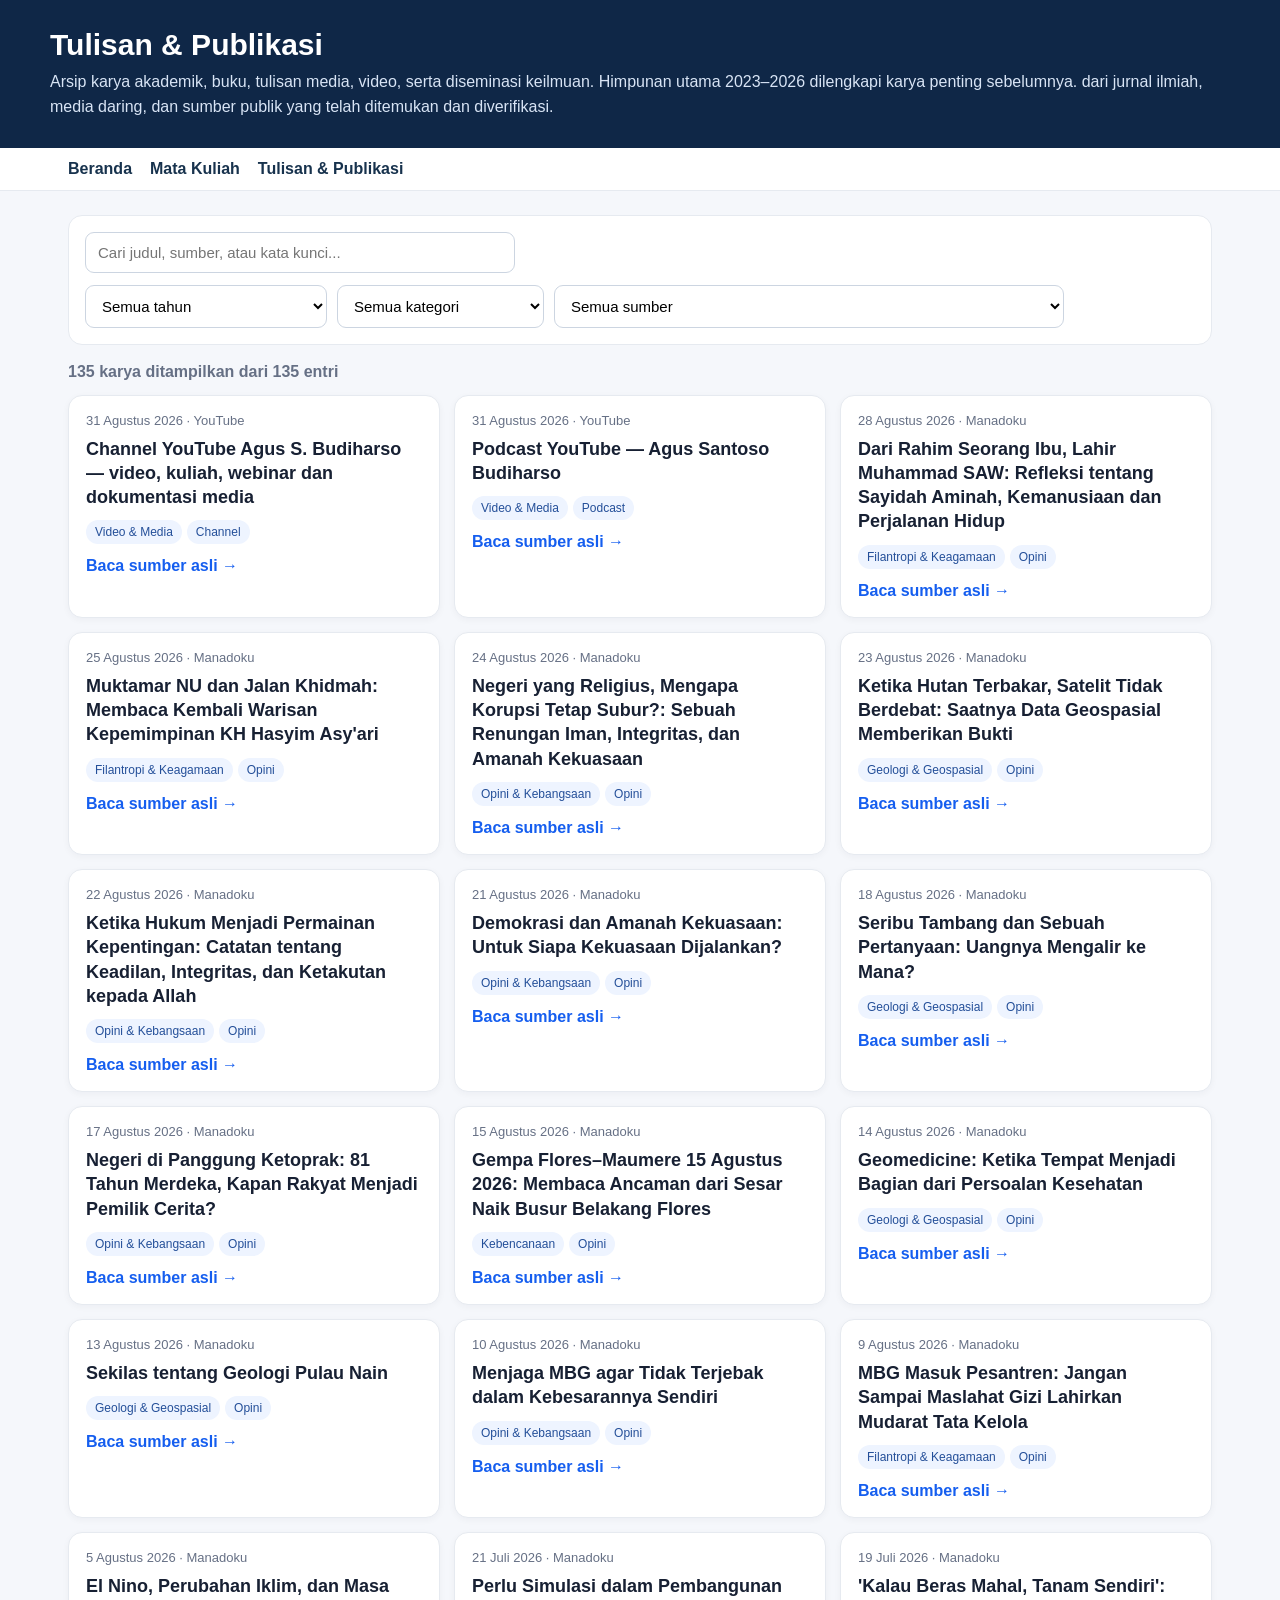
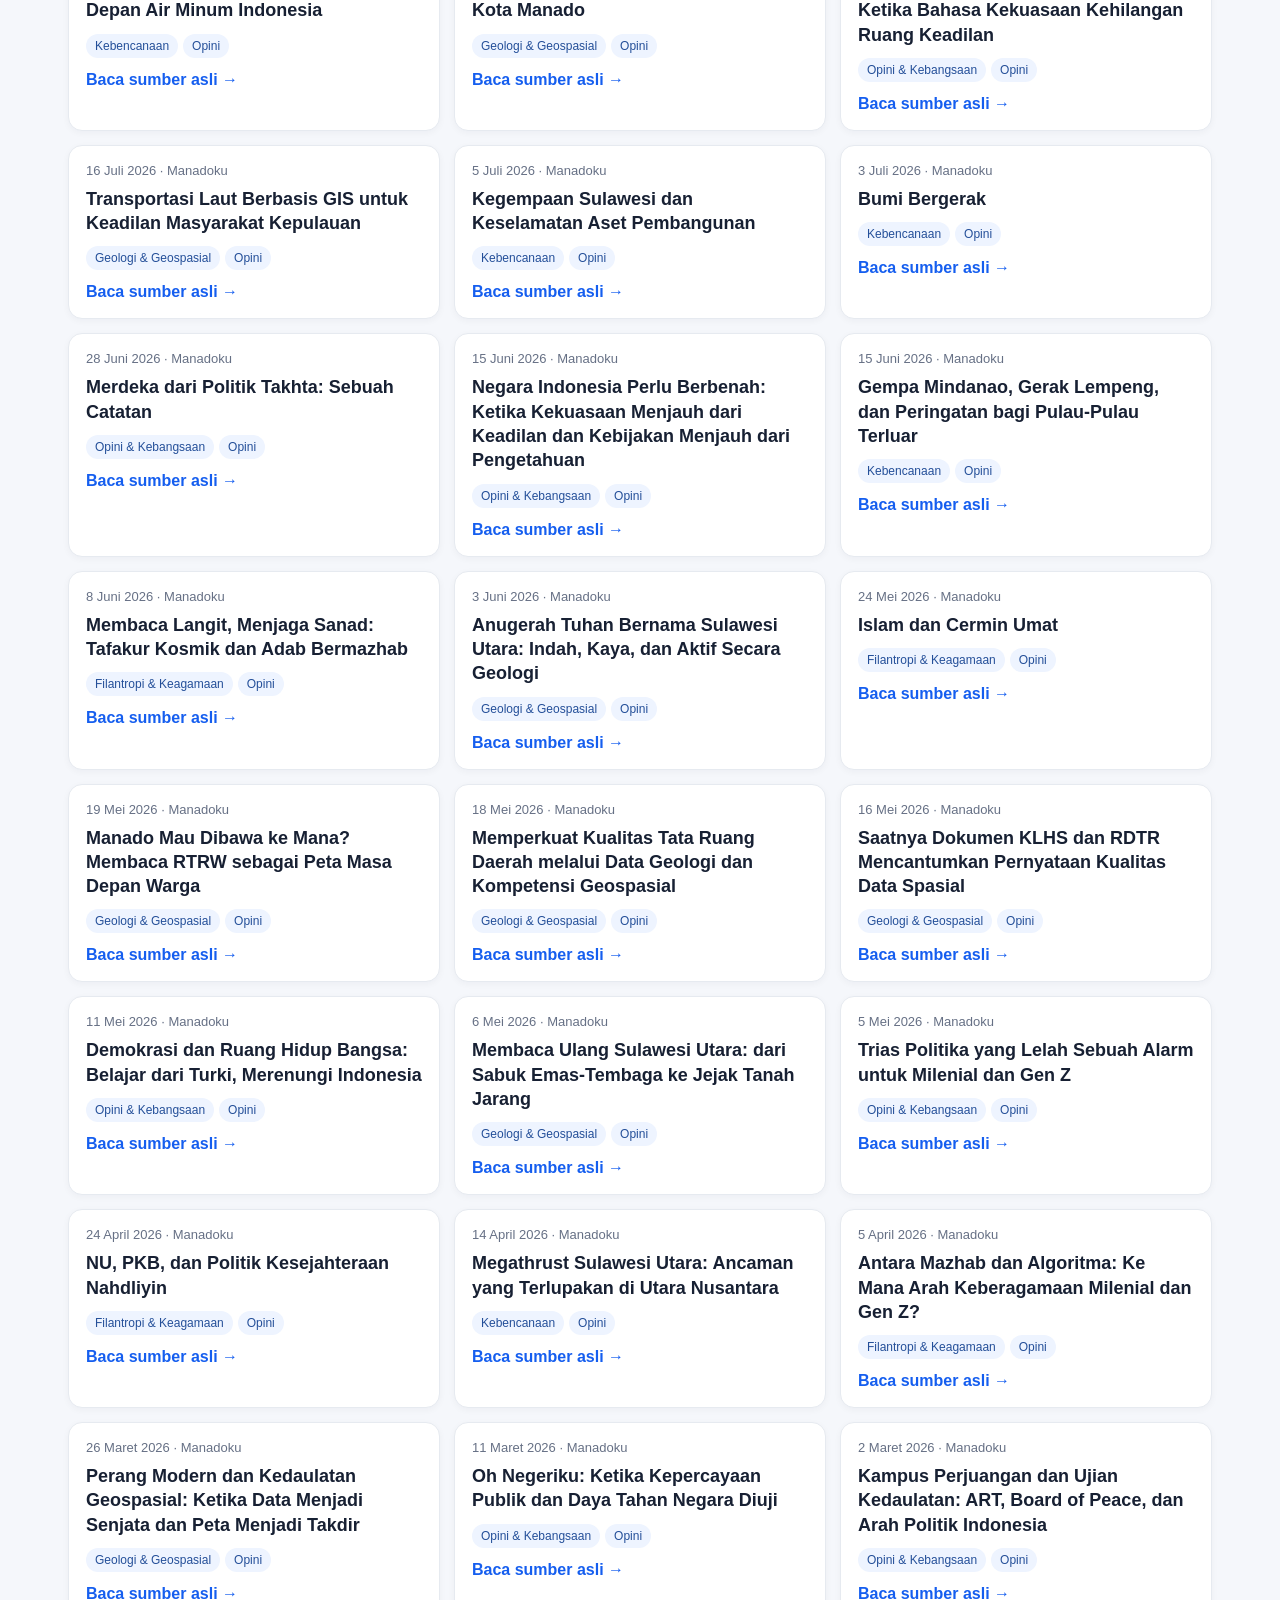
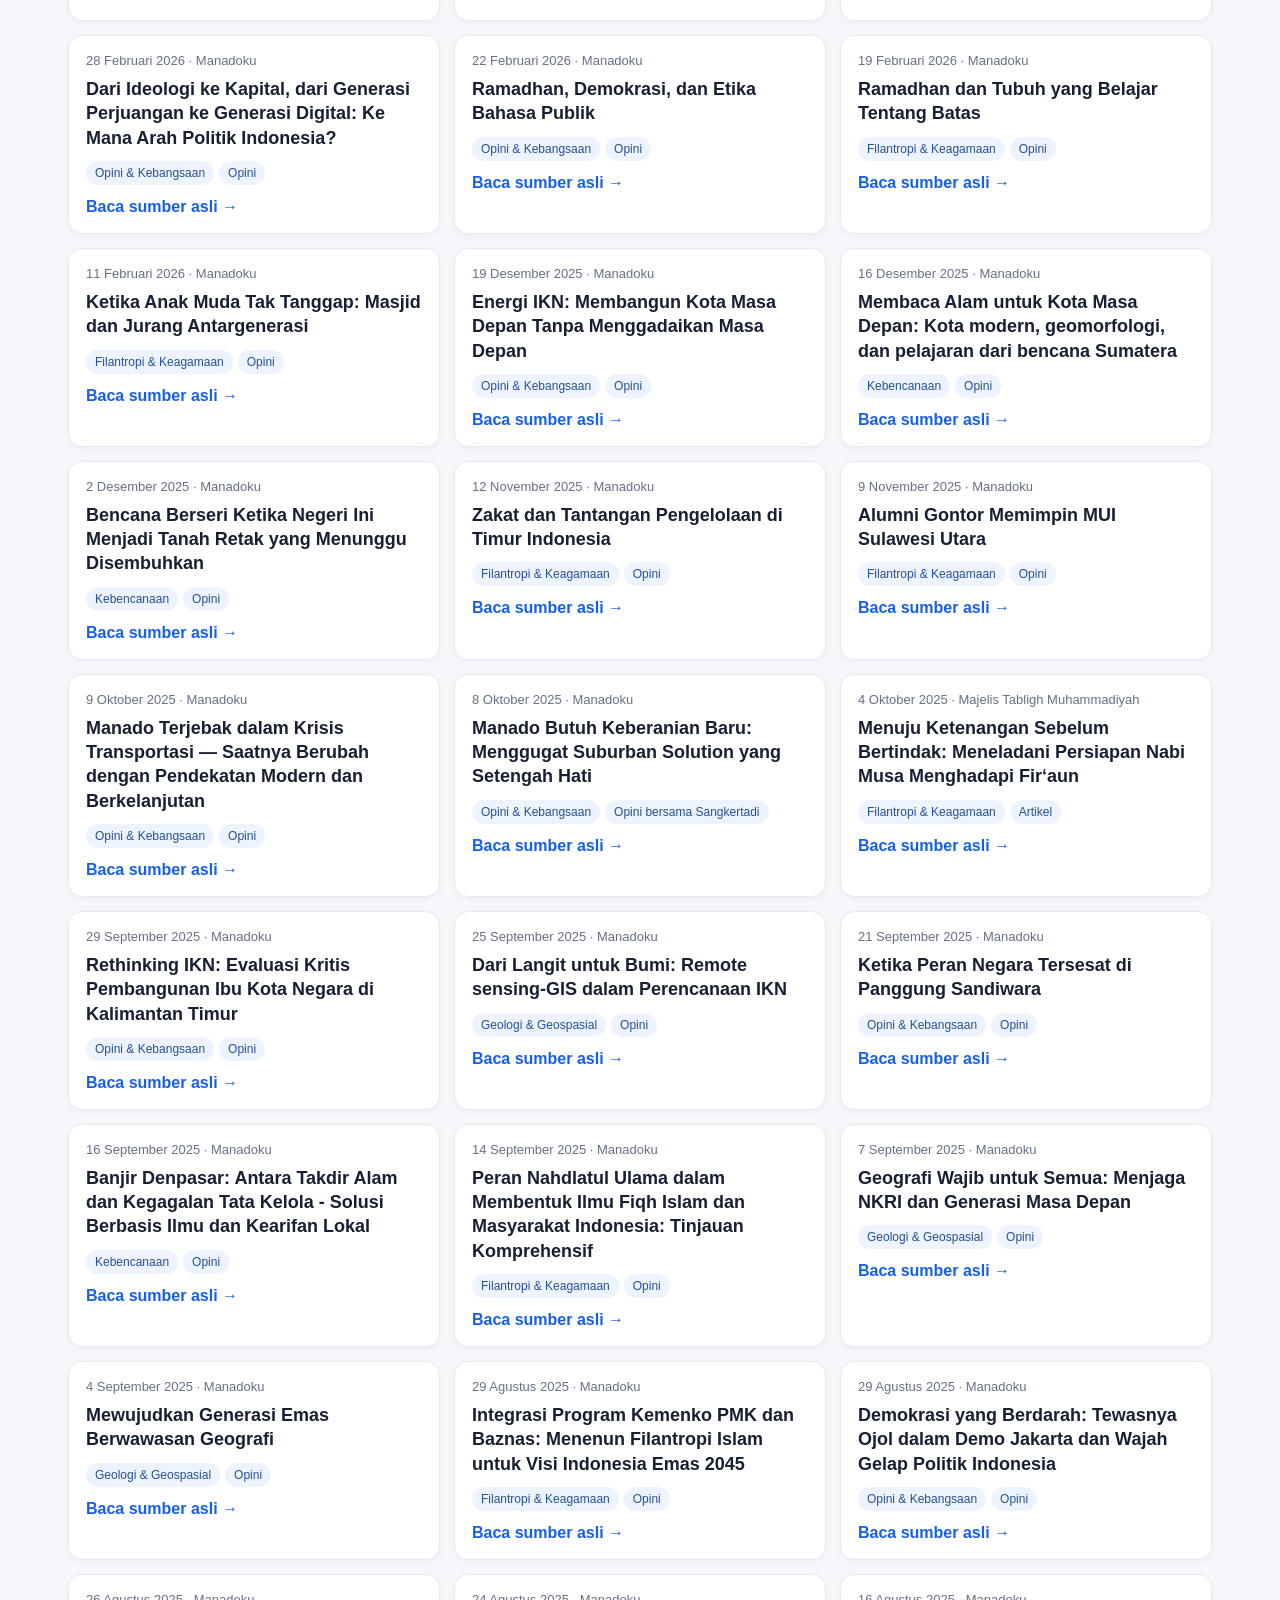
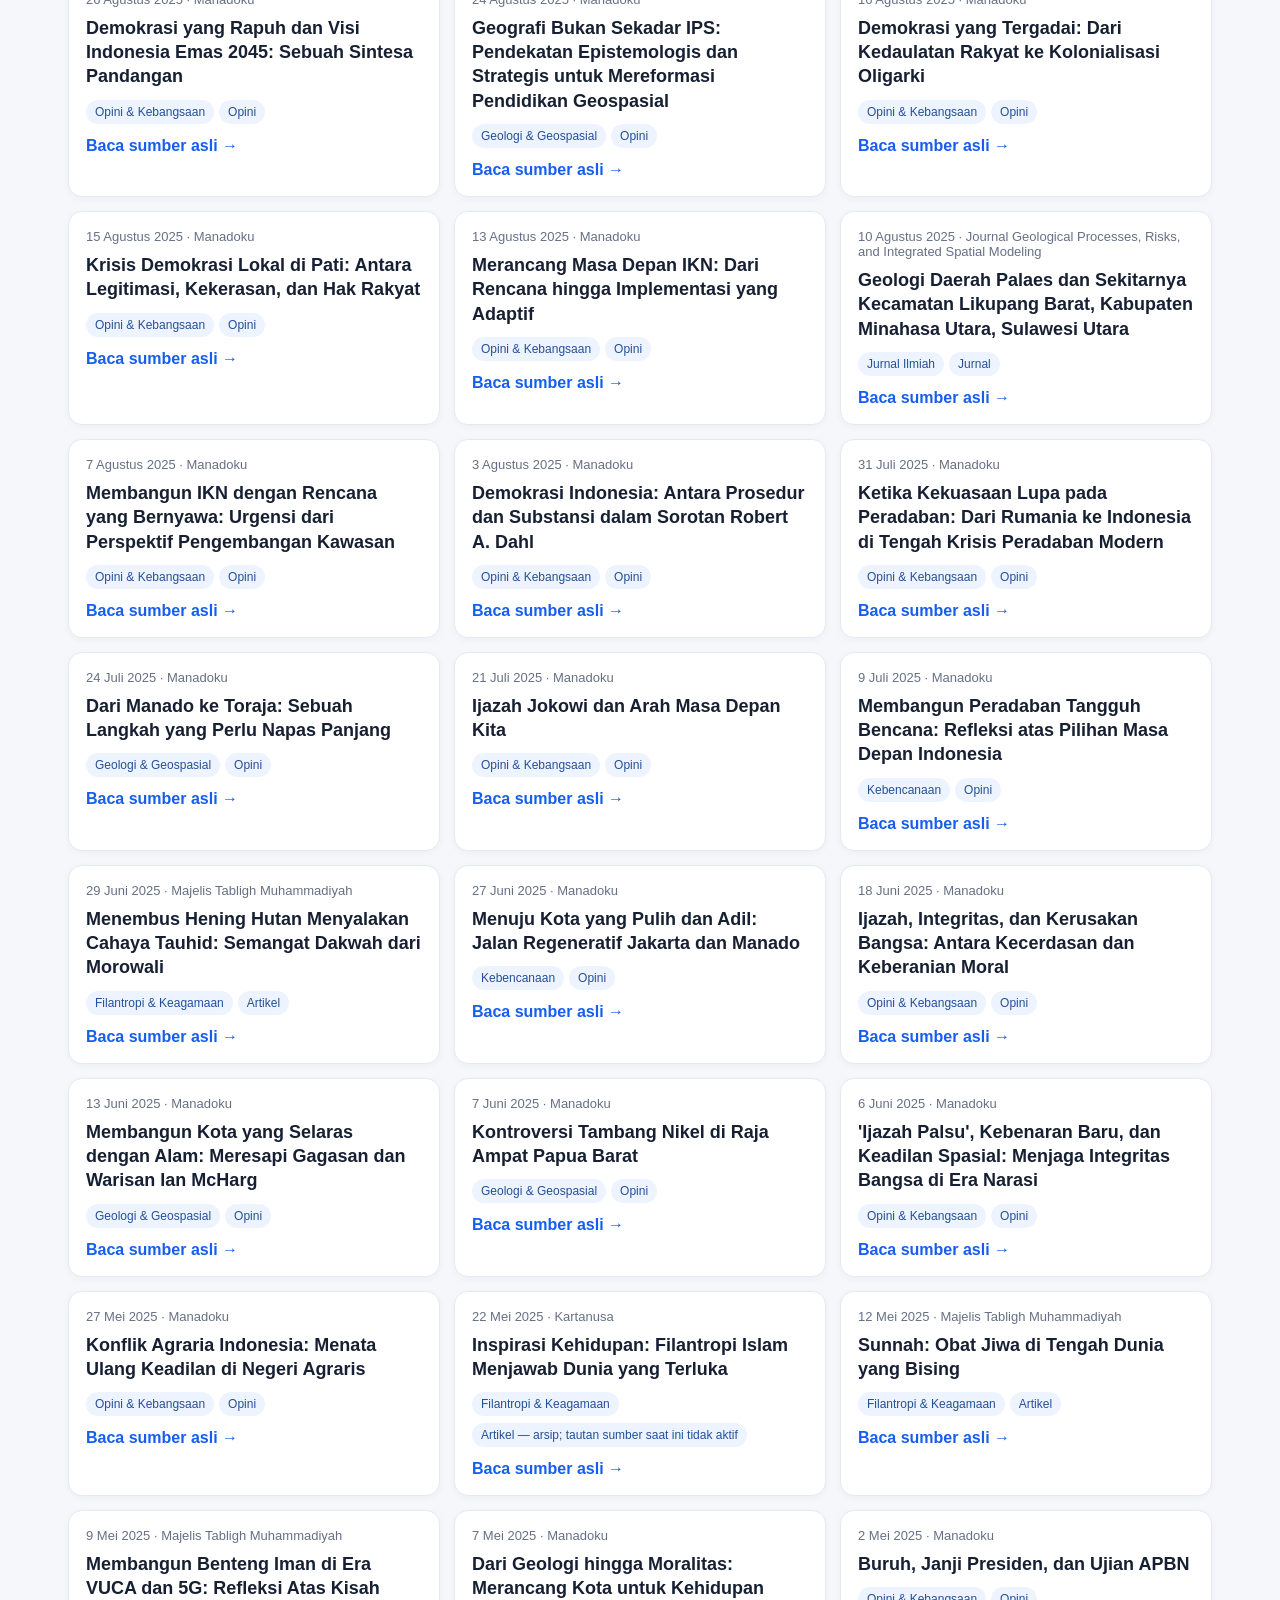
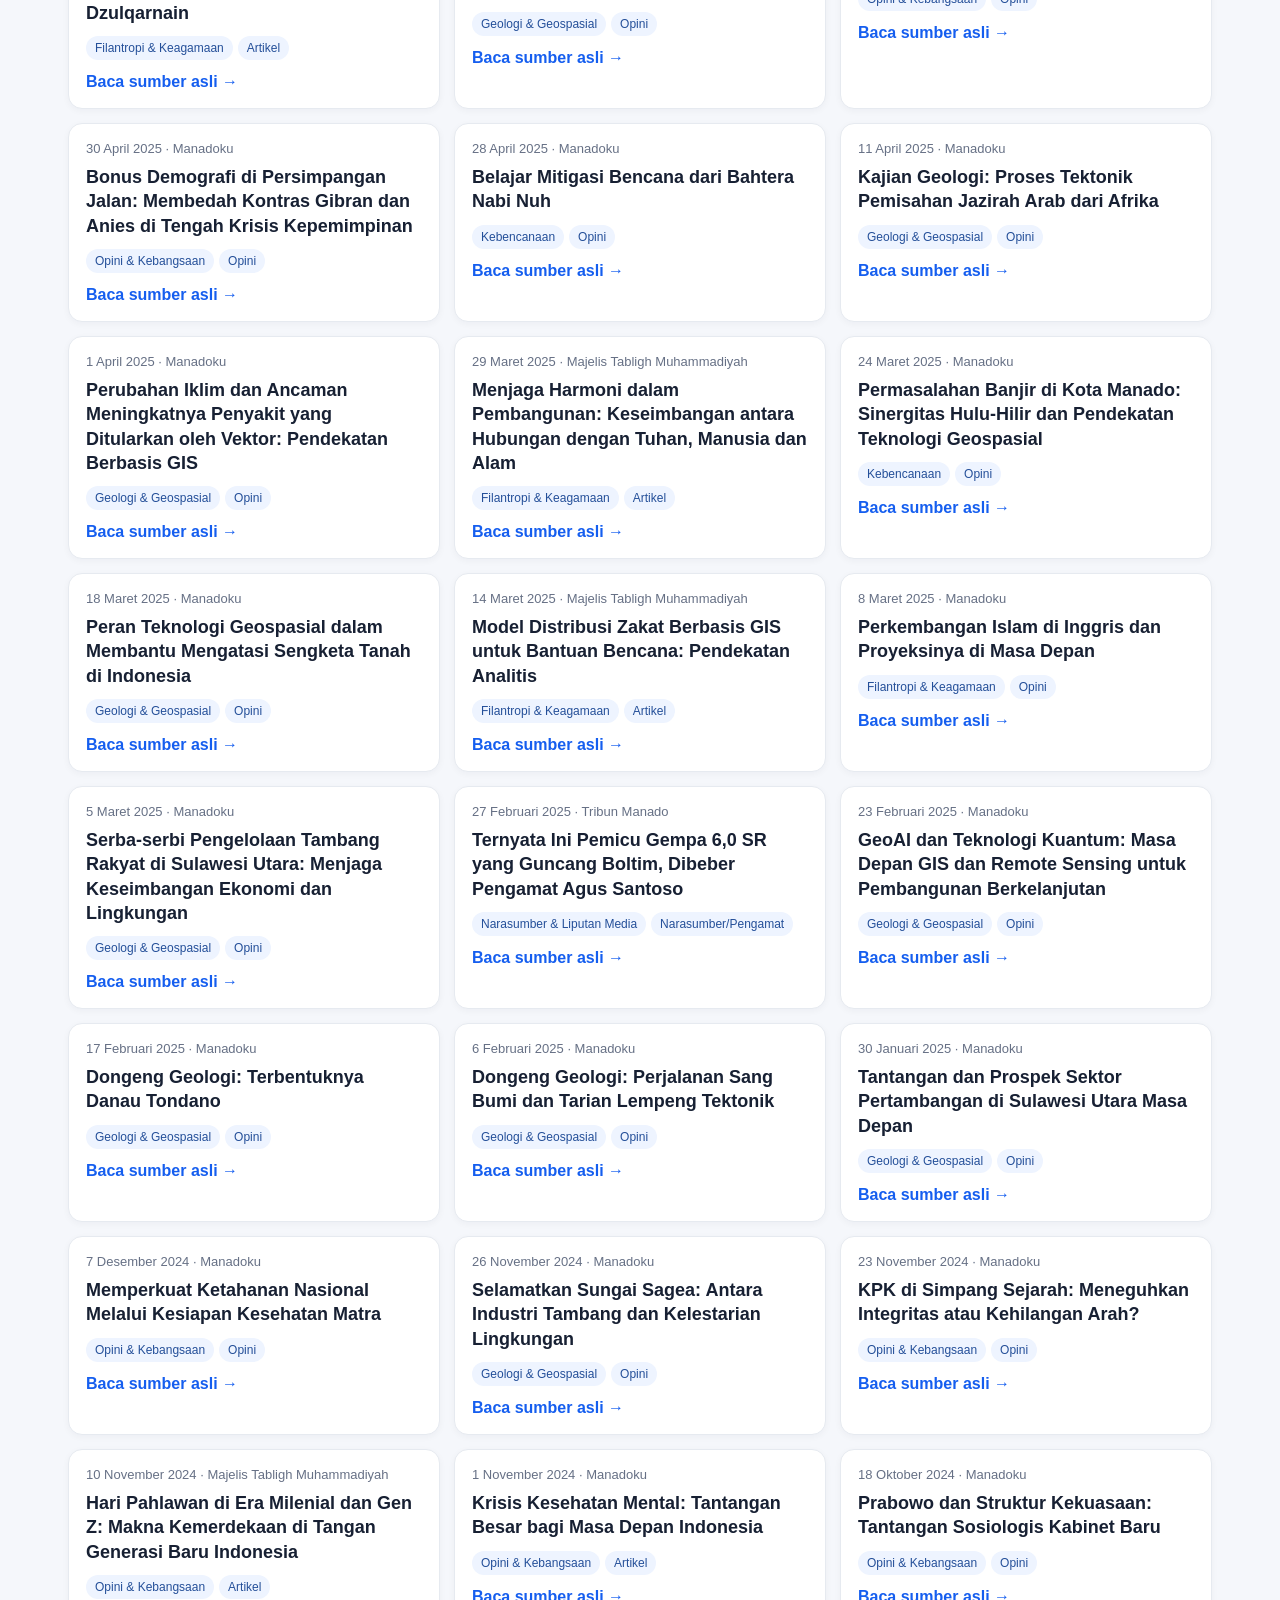
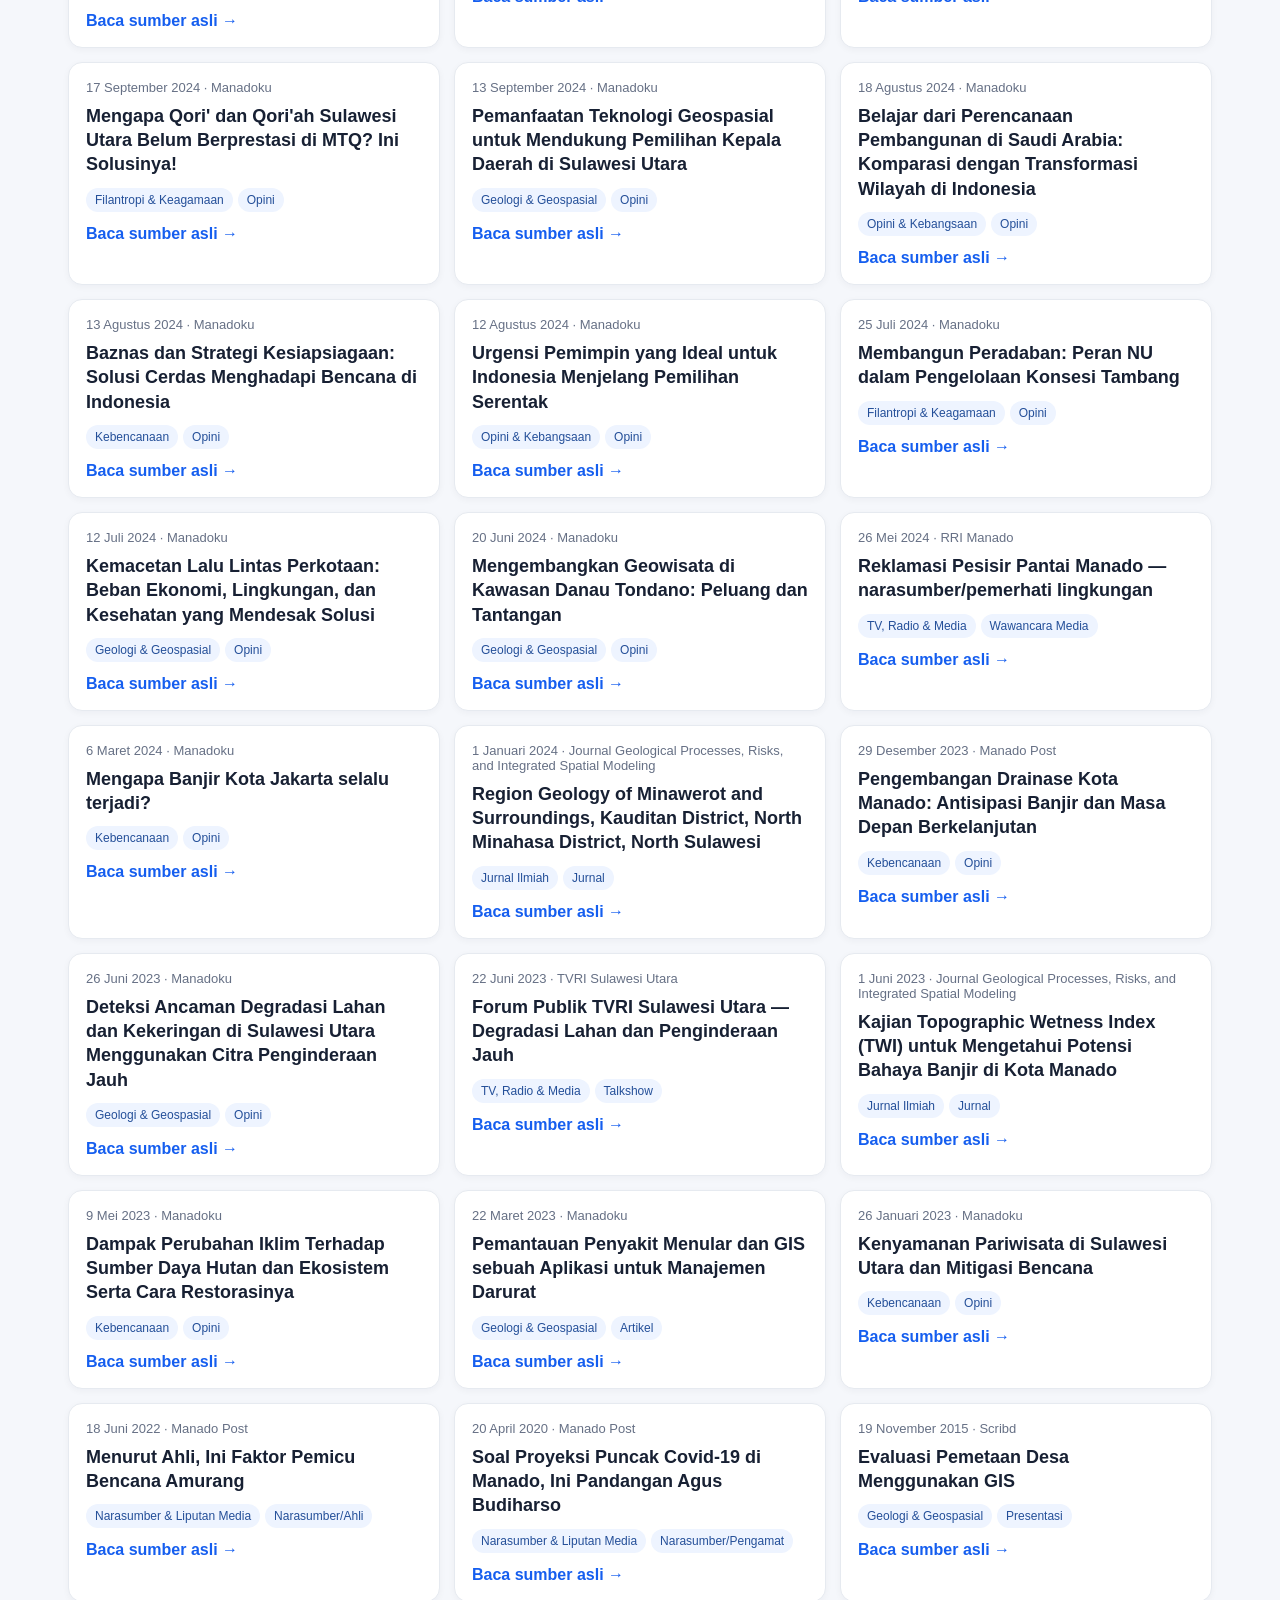
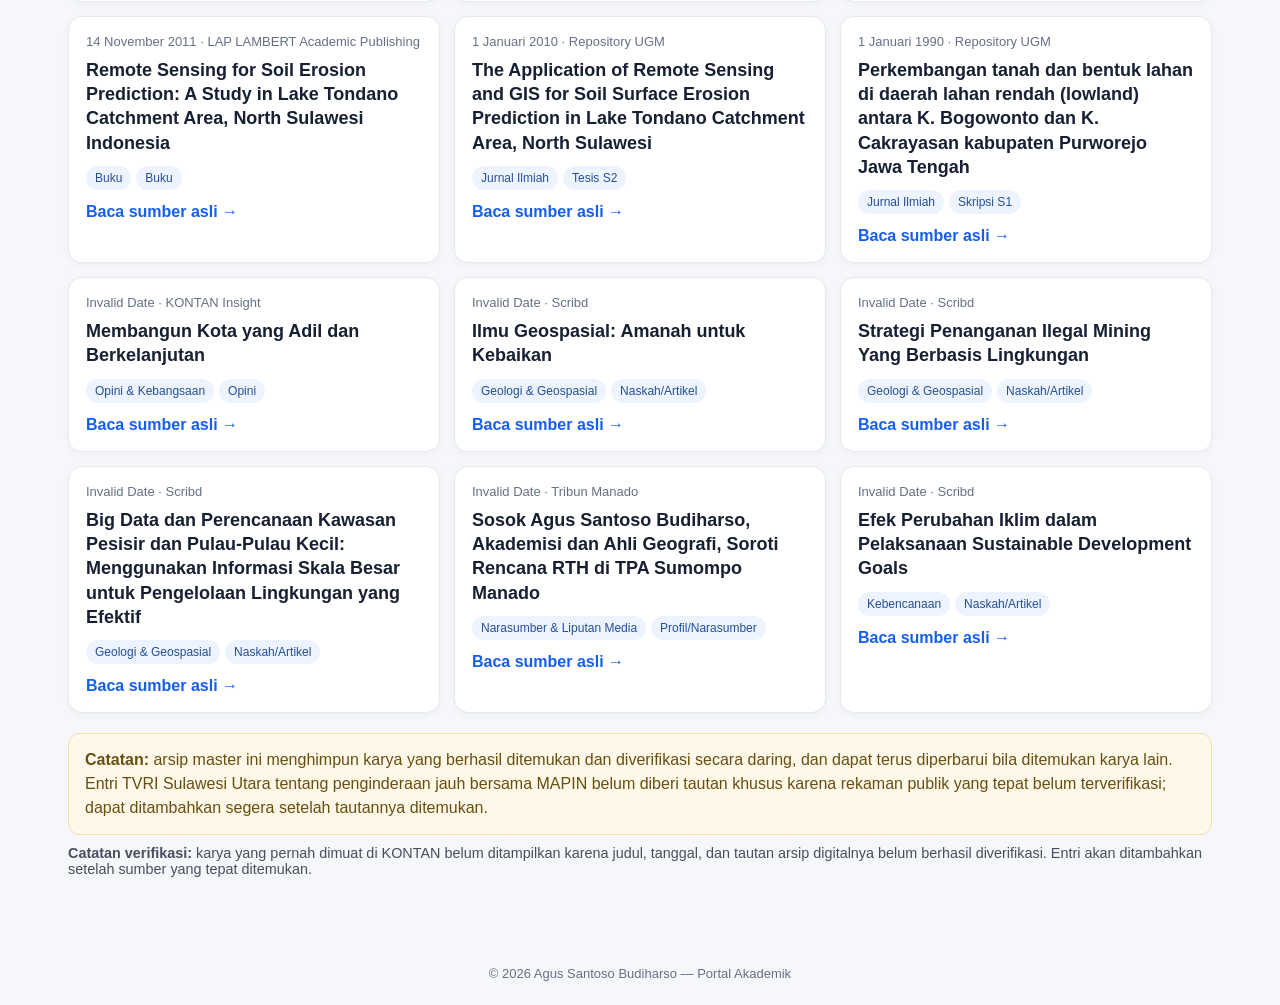
<file: tulisan_MASTER_FINAL_135.html>
<!doctype html><html lang="id"><head><meta charset="utf-8"><meta name="viewport" content="width=device-width,initial-scale=1">
<title>Tulisan & Publikasi | Agus Santoso Budiharso</title>
<style>
:root{--bg:#f5f7fb;--card:#fff;--text:#172033;--muted:#667085;--line:#e6eaf0;--accent:#155eef}
*{box-sizing:border-box}body{margin:0;font-family:Arial,Helvetica,sans-serif;background:var(--bg);color:var(--text)}
header{background:#0f2747;color:#fff;padding:28px 18px}.wrap{max-width:1180px;margin:auto}header h1{margin:0 0 8px;font-size:30px}header p{margin:0;color:#d8e4f5;line-height:1.55}
nav{background:#fff;border-bottom:1px solid var(--line);position:sticky;top:0;z-index:5}nav .wrap{display:flex;gap:18px;padding:12px 18px;flex-wrap:wrap}nav a{color:#17324d;text-decoration:none;font-weight:700}
main{padding:24px 18px 50px}.tools{background:#fff;border:1px solid var(--line);border-radius:14px;padding:16px;margin-bottom:18px}
input,select{padding:11px 12px;border:1px solid #ccd5e1;border-radius:9px;font-size:15px;background:#fff}input{width:min(100%,430px)}.row{display:flex;gap:10px;flex-wrap:wrap;align-items:center;margin-top:12px}
.stats{margin:14px 0;color:var(--muted);font-weight:700}.grid{display:grid;grid-template-columns:repeat(auto-fit,minmax(300px,1fr));gap:14px}
.card{background:var(--card);border:1px solid var(--line);border-radius:14px;padding:17px;box-shadow:0 2px 7px rgba(20,30,50,.04)}
.meta{font-size:13px;color:var(--muted);margin-bottom:9px}.card h2{font-size:18px;line-height:1.35;margin:0 0 11px}.badge{display:inline-block;background:#eef4ff;color:#244f99;border-radius:999px;padding:5px 9px;font-size:12px;margin:0 5px 7px 0}.card a{display:inline-block;margin-top:6px;color:var(--accent);font-weight:700;text-decoration:none}
.note{margin-top:20px;padding:14px 16px;background:#fff8e8;border:1px solid #f1dfad;border-radius:12px;color:#674f12;line-height:1.5}footer{padding:24px 18px;text-align:center;color:var(--muted);font-size:13px}
@media(max-width:600px){header h1{font-size:25px}.grid{grid-template-columns:1fr}}
</style></head><body>
<header><div class="wrap"><h1>Tulisan & Publikasi</h1><p>Arsip karya akademik, buku, tulisan media, video, serta diseminasi keilmuan. Himpunan utama 2023–2026 dilengkapi karya penting sebelumnya. dari jurnal ilmiah, media daring, dan sumber publik yang telah ditemukan dan diverifikasi.</p></div></header>
<nav><div class="wrap"><a href="index.html">Beranda</a><a href="mata-kuliah.html">Mata Kuliah</a><a href="tulisan.html">Tulisan & Publikasi</a></div></nav>
<main class="wrap"><section class="tools">
<input id="q" type="search" placeholder="Cari judul, sumber, atau kata kunci...">
<div class="row"><select id="year"><option value="">Semua tahun</option><option>2026</option><option>2025</option><option>2024</option><option>2023</option><option>2011</option><option>2010</option><option value="Narasumber & Liputan Media">Narasumber & Liputan Media</option><option value="Kebencanaan">Kebencanaan</option></select>
<select id="cat"><option value="">Semua kategori</option><option>Buku</option><option>Jurnal Ilmiah</option><option>Geologi & Geospasial</option><option>Kebencanaan</option><option>Filantropi & Keagamaan</option><option>Opini & Kebangsaan</option><option>Video & Media</option><option>TV, Radio & Media</option></select>
<select id="source"><option value="">Semua sumber</option></select></div></section>
<div class="stats" id="stats"></div><section class="grid" id="grid"></section>
<div class="note"><b>Catatan:</b> arsip master ini menghimpun karya yang berhasil ditemukan dan diverifikasi secara daring, dan dapat terus diperbarui bila ditemukan karya lain. Entri TVRI Sulawesi Utara tentang penginderaan jauh bersama MAPIN belum diberi tautan khusus karena rekaman publik yang tepat belum terverifikasi; dapat ditambahkan segera setelah tautannya ditemukan.</div>
<p style="margin-top:10px;font-size:.9rem;opacity:.78"><strong>Catatan verifikasi:</strong> karya yang pernah dimuat di KONTAN belum ditampilkan karena judul, tanggal, dan tautan arsip digitalnya belum berhasil diverifikasi. Entri akan ditambahkan setelah sumber yang tepat ditemukan.</p>
</main><footer>© 2026 Agus Santoso Budiharso — Portal Akademik</footer>
<script>
const DATA=[{"date": "2026-08-31", "year": "2026", "title": "Channel YouTube Agus S. Budiharso — video, kuliah, webinar dan dokumentasi media", "source": "YouTube", "category": "Video & Media", "type": "Channel", "url": "https://www.youtube.com/@agussbudiharso"}, {"date": "2026-08-31", "year": "2026", "title": "Podcast YouTube — Agus Santoso Budiharso", "source": "YouTube", "category": "Video & Media", "type": "Podcast", "url": "https://youtu.be/W04UybsVKL4?si=Y2JNG1iXClw5yX4i"}, {"date": "2026-08-28", "year": "2026", "title": "Dari Rahim Seorang Ibu, Lahir Muhammad SAW: Refleksi tentang Sayidah Aminah, Kemanusiaan dan Perjalanan Hidup", "source": "Manadoku", "category": "Filantropi & Keagamaan", "type": "Opini", "url": "https://manado.pikiran-rakyat.com/ragam/pr-23610416856/dari-rahim-seorang-ibu-lahir-muhammad-saw-refleksi-tentang-sayidah-aminah-kemanusiaan-dan-perjalanan-hidup"}, {"date": "2026-08-25", "year": "2026", "title": "Muktamar NU dan Jalan Khidmah: Membaca Kembali Warisan Kepemimpinan KH Hasyim Asy'ari", "source": "Manadoku", "category": "Filantropi & Keagamaan", "type": "Opini", "url": "https://manado.pikiran-rakyat.com/nasional/pr-23610410928/muktamar-nu-dan-jalan-khidmah-membaca-kembali-warisan-kepemimpinan-kh-hasyim-asyari"}, {"date": "2026-08-24", "year": "2026", "title": "Negeri yang Religius, Mengapa Korupsi Tetap Subur?: Sebuah Renungan Iman, Integritas, dan Amanah Kekuasaan", "source": "Manadoku", "category": "Opini & Kebangsaan", "type": "Opini", "url": "https://manado.pikiran-rakyat.com/ragam/pr-23610410259/negeri-yang-religius-mengapa-korupsi-tetap-subur-sebuah-renungan-iman-integritas-dan-amanah-kekuasaan"}, {"date": "2026-08-23", "year": "2026", "title": "Ketika Hutan Terbakar, Satelit Tidak Berdebat: Saatnya Data Geospasial Memberikan Bukti", "source": "Manadoku", "category": "Geologi & Geospasial", "type": "Opini", "url": "https://manado.pikiran-rakyat.com/nasional/pr-23610408246/ketika-hutan-terbakar-satelit-tidak-berdebat-saatnya-data-geospasial-memberikan-bukti"}, {"date": "2026-08-22", "year": "2026", "title": "Ketika Hukum Menjadi Permainan Kepentingan: Catatan tentang Keadilan, Integritas, dan Ketakutan kepada Allah", "source": "Manadoku", "category": "Opini & Kebangsaan", "type": "Opini", "url": "https://manado.pikiran-rakyat.com/ragam/pr-23610406303/ketika-hukum-menjadi-permainan-kepentingan-catatan-tentang-keadilan-integritas-dan-ketakutan-kepada-allah"}, {"date": "2026-08-21", "year": "2026", "title": "Demokrasi dan Amanah Kekuasaan: Untuk Siapa Kekuasaan Dijalankan?", "source": "Manadoku", "category": "Opini & Kebangsaan", "type": "Opini", "url": "https://manado.pikiran-rakyat.com/ragam/pr-23610404223/demokrasi-dan-amanah-kekuasaan-untuk-siapa-kekuasaan-dijalankan"}, {"date": "2026-08-18", "year": "2026", "title": "Seribu Tambang dan Sebuah Pertanyaan: Uangnya Mengalir ke Mana?", "source": "Manadoku", "category": "Geologi & Geospasial", "type": "Opini", "url": "https://manado.pikiran-rakyat.com/nasional/pr-23610398469/seribu-tambang-dan-sebuah-pertanyaan-uangnya-mengalir-ke-mana"}, {"date": "2026-08-17", "year": "2026", "title": "Negeri di Panggung Ketoprak: 81 Tahun Merdeka, Kapan Rakyat Menjadi Pemilik Cerita?", "source": "Manadoku", "category": "Opini & Kebangsaan", "type": "Opini", "url": "https://manado.pikiran-rakyat.com/ragam/pr-23610396977/negeri-di-panggung-ketoprak-81-tahun-merdeka-kapan-rakyat-menjadi-pemilik-cerita"}, {"date": "2026-08-15", "year": "2026", "title": "Gempa Flores–Maumere 15 Agustus 2026: Membaca Ancaman dari Sesar Naik Busur Belakang Flores", "source": "Manadoku", "category": "Kebencanaan", "type": "Opini", "url": "https://manado.pikiran-rakyat.com/ragam/pr-23610394709/gempa-floresmaumere-15-agustus-2026-membaca-ancaman-dari-sesar-naik-busur-belakang-flores"}, {"date": "2026-08-14", "year": "2026", "title": "Geomedicine: Ketika Tempat Menjadi Bagian dari Persoalan Kesehatan", "source": "Manadoku", "category": "Geologi & Geospasial", "type": "Opini", "url": "https://manado.pikiran-rakyat.com/ragam/pr-23610391576/geomedicine-ketika-tempat-menjadi-bagian-dari-persoalan-kesehatan"}, {"date": "2026-08-13", "year": "2026", "title": "Sekilas tentang Geologi Pulau Nain", "source": "Manadoku", "category": "Geologi & Geospasial", "type": "Opini", "url": "https://manado.pikiran-rakyat.com/ragam/pr-23610389592/sekilas-tentang-geologi-pulau-nain"}, {"date": "2026-08-10", "year": "2026", "title": "Menjaga MBG agar Tidak Terjebak dalam Kebesarannya Sendiri", "source": "Manadoku", "category": "Opini & Kebangsaan", "type": "Opini", "url": "https://manado.pikiran-rakyat.com/nasional/pr-23610385149/menjaga-mbg-agar-tidak-terjebak-dalam-kebesarannya-sendiri"}, {"date": "2026-08-09", "year": "2026", "title": "MBG Masuk Pesantren: Jangan Sampai Maslahat Gizi Lahirkan Mudarat Tata Kelola", "source": "Manadoku", "category": "Filantropi & Keagamaan", "type": "Opini", "url": "https://manado.pikiran-rakyat.com/nasional/pr-23610382533/mbg-masuk-pesantren-jangan-sampai-maslahat-gizi-lahirkan-mudarat-tata-kelola?page=all"}, {"date": "2026-08-05", "year": "2026", "title": "El Nino, Perubahan Iklim, dan Masa Depan Air Minum Indonesia", "source": "Manadoku", "category": "Kebencanaan", "type": "Opini", "url": "https://manado.pikiran-rakyat.com/nasional/pr-23610374971/el-nino-perubahan-iklim-dan-masa-depan-air-minum-indonesia"}, {"date": "2026-07-21", "year": "2026", "title": "Perlu Simulasi dalam Pembangunan Kota Manado", "source": "Manadoku", "category": "Geologi & Geospasial", "type": "Opini", "url": "https://manado.pikiran-rakyat.com/manadoku/pr-23610345733/perlu-simulasi-dalam-pembangunan-kota-manado?page=all"}, {"date": "2026-07-19", "year": "2026", "title": "'Kalau Beras Mahal, Tanam Sendiri': Ketika Bahasa Kekuasaan Kehilangan Ruang Keadilan", "source": "Manadoku", "category": "Opini & Kebangsaan", "type": "Opini", "url": "https://manado.pikiran-rakyat.com/nasional/pr-23610342314/kalau-beras-mahal-tanam-sendiri-ketika-bahasa-kekuasaan-kehilangan-ruang-keadilan?page=all"}, {"date": "2026-07-16", "year": "2026", "title": "Transportasi Laut Berbasis GIS untuk Keadilan Masyarakat Kepulauan", "source": "Manadoku", "category": "Geologi & Geospasial", "type": "Opini", "url": "https://manado.pikiran-rakyat.com/ragam/pr-23610337374/transportasi-laut-berbasis-gis-untuk-keadilan-masyarakat-kepulauan"}, {"date": "2026-07-05", "year": "2026", "title": "Kegempaan Sulawesi dan Keselamatan Aset Pembangunan", "source": "Manadoku", "category": "Kebencanaan", "type": "Opini", "url": "https://manado.pikiran-rakyat.com/manadoku/pr-23610314201/kegempaan-sulawesi-dan-keselamatan-aset-pembangunan"}, {"date": "2026-07-03", "year": "2026", "title": "Bumi Bergerak", "source": "Manadoku", "category": "Kebencanaan", "type": "Opini", "url": "https://manado.pikiran-rakyat.com/ragam/pr-23610311261/bumi-bergerak"}, {"date": "2026-06-28", "year": "2026", "title": "Merdeka dari Politik Takhta: Sebuah Catatan", "source": "Manadoku", "category": "Opini & Kebangsaan", "type": "Opini", "url": "https://manado.pikiran-rakyat.com/ragam/pr-23610298676/merdeka-dari-politik-takhta-sebuah-catatan"}, {"date": "2026-06-15", "year": "2026", "title": "Negara Indonesia Perlu Berbenah: Ketika Kekuasaan Menjauh dari Keadilan dan Kebijakan Menjauh dari Pengetahuan", "source": "Manadoku", "category": "Opini & Kebangsaan", "type": "Opini", "url": "https://manado.pikiran-rakyat.com/nasional/pr-23610272147/negara-indonesia-perlu-berbenah-ketika-kekuasaan-menjauh-dari-keadilan-dan-kebijakan-menjauh-dari-pengetahuan?page=all"}, {"date": "2026-06-15", "year": "2026", "title": "Gempa Mindanao, Gerak Lempeng, dan Peringatan bagi Pulau-Pulau Terluar", "source": "Manadoku", "category": "Kebencanaan", "type": "Opini", "url": "https://manado.pikiran-rakyat.com/sulut/pr-23610271412/gempa-mindanao-gerak-lempeng-dan-peringatan-bagi-pulau-pulau-terluar?page=all"}, {"date": "2026-06-08", "year": "2026", "title": "Membaca Langit, Menjaga Sanad: Tafakur Kosmik dan Adab Bermazhab", "source": "Manadoku", "category": "Filantropi & Keagamaan", "type": "Opini", "url": "https://manado.pikiran-rakyat.com/ragam/pr-23610258046/membaca-langit-menjaga-sanad-tafakur-kosmik-dan-adab-bermazhab"}, {"date": "2026-06-03", "year": "2026", "title": "Anugerah Tuhan Bernama Sulawesi Utara: Indah, Kaya, dan Aktif Secara Geologi", "source": "Manadoku", "category": "Geologi & Geospasial", "type": "Opini", "url": "https://manado.pikiran-rakyat.com/sulut/pr-23610247223/anugerah-tuhan-bernama-sulawesi-utara-indah-kaya-dan-aktif-secara-geologi"}, {"date": "2026-05-24", "year": "2026", "title": "Islam dan Cermin Umat", "source": "Manadoku", "category": "Filantropi & Keagamaan", "type": "Opini", "url": "https://manado.pikiran-rakyat.com/ragam/amp/pr-23610227188/islam-dan-cermin-umat"}, {"date": "2026-05-19", "year": "2026", "title": "Manado Mau Dibawa ke Mana? Membaca RTRW sebagai Peta Masa Depan Warga", "source": "Manadoku", "category": "Geologi & Geospasial", "type": "Opini", "url": "https://manado.pikiran-rakyat.com/manadoku/pr-23610215992/manado-mau-dibawa-ke-mana-membaca-rtrw-sebagai-peta-masa-depan-warga"}, {"date": "2026-05-18", "year": "2026", "title": "Memperkuat Kualitas Tata Ruang Daerah melalui Data Geologi dan Kompetensi Geospasial", "source": "Manadoku", "category": "Geologi & Geospasial", "type": "Opini", "url": "https://manado.pikiran-rakyat.com/nasional/pr-23610213140/memperkuat-kualitas-tata-ruang-daerah-melalui-data-geologi-dan-kompetensi-geospasial"}, {"date": "2026-05-16", "year": "2026", "title": "Saatnya Dokumen KLHS dan RDTR Mencantumkan Pernyataan Kualitas Data Spasial", "source": "Manadoku", "category": "Geologi & Geospasial", "type": "Opini", "url": "https://manado.pikiran-rakyat.com/nasional/pr-23610209939/saatnya-dokumen-klhs-dan-rdtr-mencantumkan-pernyataan-kualitas-data-spasial"}, {"date": "2026-05-11", "year": "2026", "title": "Demokrasi dan Ruang Hidup Bangsa: Belajar dari Turki, Merenungi Indonesia", "source": "Manadoku", "category": "Opini & Kebangsaan", "type": "Opini", "url": "https://manado.pikiran-rakyat.com/nasional/pr-23610200048/demokrasi-dan-ruang-hidup-bangsa-belajar-dari-turki-merenungi-indonesia"}, {"date": "2026-05-06", "year": "2026", "title": "Membaca Ulang Sulawesi Utara: dari Sabuk Emas-Tembaga ke Jejak Tanah Jarang", "source": "Manadoku", "category": "Geologi & Geospasial", "type": "Opini", "url": "https://manado.pikiran-rakyat.com/sulut/pr-23610189451/membaca-ulang-sulawesi-utara-dari-sabuk-emas-tembaga-ke-jejak-tanah-jarang"}, {"date": "2026-05-05", "year": "2026", "title": "Trias Politika yang Lelah Sebuah Alarm untuk Milenial dan Gen Z", "source": "Manadoku", "category": "Opini & Kebangsaan", "type": "Opini", "url": "https://manado.pikiran-rakyat.com/ragam/pr-23610188454/trias-politika-yang-lelah-sebuah-alarm-untuk-milenial-dan-gen-z?page=all"}, {"date": "2026-04-24", "year": "2026", "title": "NU, PKB, dan Politik Kesejahteraan Nahdliyin", "source": "Manadoku", "category": "Filantropi & Keagamaan", "type": "Opini", "url": "https://manado.pikiran-rakyat.com/nasional/pr-23610162079/nu-pkb-dan-politik-kesejahteraan-nahdliyin"}, {"date": "2026-04-14", "year": "2026", "title": "Megathrust Sulawesi Utara: Ancaman yang Terlupakan di Utara Nusantara", "source": "Manadoku", "category": "Kebencanaan", "type": "Opini", "url": "https://manado.pikiran-rakyat.com/sulut/pr-23610140090/megathrust-sulawesi-utara-ancaman-yang-terlupakan-di-utara-nusantara"}, {"date": "2026-04-05", "year": "2026", "title": "Antara Mazhab dan Algoritma: Ke Mana Arah Keberagamaan Milenial dan Gen Z?", "source": "Manadoku", "category": "Filantropi & Keagamaan", "type": "Opini", "url": "https://manado.pikiran-rakyat.com/nasional/amp/pr-23610121222/antara-mazhab-dan-algoritma-ke-mana-arah-keberagamaan-milenial-dan-gen-z"}, {"date": "2026-03-26", "year": "2026", "title": "Perang Modern dan Kedaulatan Geospasial: Ketika Data Menjadi Senjata dan Peta Menjadi Takdir", "source": "Manadoku", "category": "Geologi & Geospasial", "type": "Opini", "url": "https://manado.pikiran-rakyat.com/nasional/pr-23610098950/perang-modern-dan-kedaulatan-geospasial-ketika-data-menjadi-senjata-dan-peta-menjadi-takdir"}, {"date": "2026-03-11", "year": "2026", "title": "Oh Negeriku: Ketika Kepercayaan Publik dan Daya Tahan Negara Diuji", "source": "Manadoku", "category": "Opini & Kebangsaan", "type": "Opini", "url": "https://manado.pikiran-rakyat.com/nasional/pr-23610070797/oh-negeriku-ketika-kepercayaan-publik-dan-daya-tahan-negara-diuji"}, {"date": "2026-03-02", "year": "2026", "title": "Kampus Perjuangan dan Ujian Kedaulatan: ART, Board of Peace, dan Arah Politik Indonesia", "source": "Manadoku", "category": "Opini & Kebangsaan", "type": "Opini", "url": "https://manado.pikiran-rakyat.com/sulut/pr-23610048445/kampus-perjuangan-dan-ujian-kedaulatan-art-board-of-peace-dan-arah-politik-indonesia"}, {"date": "2026-02-28", "year": "2026", "title": "Dari Ideologi ke Kapital, dari Generasi Perjuangan ke Generasi Digital: Ke Mana Arah Politik Indonesia?", "source": "Manadoku", "category": "Opini & Kebangsaan", "type": "Opini", "url": "https://manado.pikiran-rakyat.com/ragam/pr-23610043340/dari-ideologi-ke-kapital-dari-generasi-perjuangan-ke-generasi-digital-ke-mana-arah-politik-indonesia"}, {"date": "2026-02-22", "year": "2026", "title": "Ramadhan, Demokrasi, dan Etika Bahasa Publik", "source": "Manadoku", "category": "Opini & Kebangsaan", "type": "Opini", "url": "https://manado.pikiran-rakyat.com/ragam/pr-23610026859/ramadhan-demokrasi-dan-etika-bahasa-publik"}, {"date": "2026-02-19", "year": "2026", "title": "Ramadhan dan Tubuh yang Belajar Tentang Batas", "source": "Manadoku", "category": "Filantropi & Keagamaan", "type": "Opini", "url": "https://manado.pikiran-rakyat.com/ragam/pr-23610018379/ramadhan-dan-tubuh-yang-belajar-tentang-batas"}, {"date": "2026-02-11", "year": "2026", "title": "Ketika Anak Muda Tak Tanggap: Masjid dan Jurang Antargenerasi", "source": "Manadoku", "category": "Filantropi & Keagamaan", "type": "Opini", "url": "https://manado.pikiran-rakyat.com/ragam/pr-23610000220/ketika-anak-muda-tak-tanggap-masjid-dan-jurang-antargenerasi"}, {"date": "2025-12-19", "year": "2025", "title": "Energi IKN: Membangun Kota Masa Depan Tanpa Menggadaikan Masa Depan", "source": "Manadoku", "category": "Opini & Kebangsaan", "type": "Opini", "url": "https://manado.pikiran-rakyat.com/nasional/pr-2369874332/energi-ikn-membangun-kota-masa-depan-tanpa-menggadaikan-masa-depan"}, {"date": "2025-12-16", "year": "2025", "title": "Membaca Alam untuk Kota Masa Depan: Kota modern, geomorfologi, dan pelajaran dari bencana Sumatera", "source": "Manadoku", "category": "Kebencanaan", "type": "Opini", "url": "https://manado.pikiran-rakyat.com/nasional/pr-2369867191/membaca-alam-untuk-kota-masa-depan-kota-modern-geomorfologi-dan-pelajaran-dari-bencana-sumatera"}, {"date": "2025-12-02", "year": "2025", "title": "Bencana Berseri Ketika Negeri Ini Menjadi Tanah Retak yang Menunggu Disembuhkan", "source": "Manadoku", "category": "Kebencanaan", "type": "Opini", "url": "https://manado.pikiran-rakyat.com/ragam/pr-2369835119/bencana-berseri-ketika-negeri-ini-menjadi-tanah-retak-yang-menunggu-disembuhkan"}, {"date": "2025-11-12", "year": "2025", "title": "Zakat dan Tantangan Pengelolaan di Timur Indonesia", "source": "Manadoku", "category": "Filantropi & Keagamaan", "type": "Opini", "url": "https://manado.pikiran-rakyat.com/nasional/pr-2369786870/zakat-dan-tantangan-pengelolaan-di-timur-indonesia"}, {"date": "2025-11-09", "year": "2025", "title": "Alumni Gontor Memimpin MUI Sulawesi Utara", "source": "Manadoku", "category": "Filantropi & Keagamaan", "type": "Opini", "url": "https://manado.pikiran-rakyat.com/sulut/pr-2369779617/alumni-gontor-memimpin-mui-sulawesi-utara"}, {"date": "2025-10-09", "year": "2025", "title": "Manado Terjebak dalam Krisis Transportasi — Saatnya Berubah dengan Pendekatan Modern dan Berkelanjutan", "source": "Manadoku", "category": "Opini & Kebangsaan", "type": "Opini", "url": "https://manado.pikiran-rakyat.com/manadoku/pr-2369706935/manado-terjebak-dalam-krisis-transportasi-saatnya-berubah-dengan-pendekatan-modern-dan-berkelanjutan"}, {"date": "2025-10-08", "year": "2025", "title": "Manado Butuh Keberanian Baru: Menggugat Suburban Solution yang Setengah Hati", "source": "Manadoku", "category": "Opini & Kebangsaan", "type": "Opini bersama Sangkertadi", "url": "https://manado.pikiran-rakyat.com/manadoku/pr-2369704146/manado-butuh-keberanian-baru-menggugat-suburban-solution-yang-setengah-hati"}, {"date": "2025-10-04", "year": "2025", "title": "Menuju Ketenangan Sebelum Bertindak: Meneladani Persiapan Nabi Musa Menghadapi Fir‘aun", "source": "Majelis Tabligh Muhammadiyah", "category": "Filantropi & Keagamaan", "type": "Artikel", "url": "https://majelistabligh.id/menuju-ketenangan-sebelum-bertindak-meneladani-persiapan-nabi-musa-menghadapi-firaun/"}, {"date": "2025-09-29", "year": "2025", "title": "Rethinking IKN: Evaluasi Kritis Pembangunan Ibu Kota Negara di Kalimantan Timur", "source": "Manadoku", "category": "Opini & Kebangsaan", "type": "Opini", "url": "https://manado.pikiran-rakyat.com/nasional/pr-2369682567/rethinking-ikn-evaluasi-kritis-pembangunan-ibu-kota-negara-di-kalimantan-timur"}, {"date": "2025-09-25", "year": "2025", "title": "Dari Langit untuk Bumi: Remote sensing-GIS dalam Perencanaan IKN", "source": "Manadoku", "category": "Geologi & Geospasial", "type": "Opini", "url": "https://manado.pikiran-rakyat.com/nasional/pr-2369672664/dari-langit-untuk-bumi-remote-sensing-gis-dalam-perencanaan-ikn"}, {"date": "2025-09-21", "year": "2025", "title": "Ketika Peran Negara Tersesat di Panggung Sandiwara", "source": "Manadoku", "category": "Opini & Kebangsaan", "type": "Opini", "url": "https://manado.pikiran-rakyat.com/nasional/pr-2369663188/ketika-peran-negara-tersesat-di-panggung-sandiwara"}, {"date": "2025-09-16", "year": "2025", "title": "Banjir Denpasar: Antara Takdir Alam dan Kegagalan Tata Kelola - Solusi Berbasis Ilmu dan Kearifan Lokal", "source": "Manadoku", "category": "Kebencanaan", "type": "Opini", "url": "https://manado.pikiran-rakyat.com/nasional/pr-2369650557/banjir-denpasar-antara-takdir-alam-dan-kegagalan-tata-kelola-solusi-berbasis-ilmu-dan-kearifan-lokal?page=all"}, {"date": "2025-09-14", "year": "2025", "title": "Peran Nahdlatul Ulama dalam Membentuk Ilmu Fiqh Islam dan Masyarakat Indonesia: Tinjauan Komprehensif", "source": "Manadoku", "category": "Filantropi & Keagamaan", "type": "Opini", "url": "https://manado.pikiran-rakyat.com/nasional/pr-2369646573/peran-nahdlatul-ulama-dalam-membentuk-ilmu-fiqh-islam-dan-masyarakat-indonesia-tinjauan-komprehensif"}, {"date": "2025-09-07", "year": "2025", "title": "Geografi Wajib untuk Semua: Menjaga NKRI dan Generasi Masa Depan", "source": "Manadoku", "category": "Geologi & Geospasial", "type": "Opini", "url": "https://manado.pikiran-rakyat.com/nasional/pr-2369629967/geografi-wajib-untuk-semua-menjaga-nkri-dan-generasi-masa-depan"}, {"date": "2025-09-04", "year": "2025", "title": "Mewujudkan Generasi Emas Berwawasan Geografi", "source": "Manadoku", "category": "Geologi & Geospasial", "type": "Opini", "url": "https://manado.pikiran-rakyat.com/ragam/pr-2369624789/mewujudkan-generasi-emas-berwawasan-geografi"}, {"date": "2025-08-29", "year": "2025", "title": "Integrasi Program Kemenko PMK dan Baznas: Menenun Filantropi Islam untuk Visi Indonesia Emas 2045", "source": "Manadoku", "category": "Filantropi & Keagamaan", "type": "Opini", "url": "https://manado.pikiran-rakyat.com/nasional/pr-2369607864/integrasi-program-kemenko-pmk-dan-baznas-menenun-filantropi-islam-untuk-visi-indonesia-emas-2045"}, {"date": "2025-08-29", "year": "2025", "title": "Demokrasi yang Berdarah: Tewasnya Ojol dalam Demo Jakarta dan Wajah Gelap Politik Indonesia", "source": "Manadoku", "category": "Opini & Kebangsaan", "type": "Opini", "url": "https://manado.pikiran-rakyat.com/nasional/pr-2369608931/demokrasi-yang-berdarah-tewasnya-ojol-dalam-demo-jakarta-dan-wajah-gelap-politik-indonesia"}, {"date": "2025-08-26", "year": "2025", "title": "Demokrasi yang Rapuh dan Visi Indonesia Emas 2045: Sebuah Sintesa Pandangan", "source": "Manadoku", "category": "Opini & Kebangsaan", "type": "Opini", "url": "https://manado.pikiran-rakyat.com/nasional/pr-2369601028/demokrasi-yang-rapuh-dan-visi-indonesia-emas-2045-sebuah-sintesa-pandangan?page=all"}, {"date": "2025-08-24", "year": "2025", "title": "Geografi Bukan Sekadar IPS: Pendekatan Epistemologis dan Strategis untuk Mereformasi Pendidikan Geospasial", "source": "Manadoku", "category": "Geologi & Geospasial", "type": "Opini", "url": "https://manado.pikiran-rakyat.com/ragam/pr-2369596055/geografi-bukan-sekadar-ips-pendekatan-epistemologis-dan-strategis-untuk-mereformasi-pendidikan-geospasial?page=all"}, {"date": "2025-08-16", "year": "2025", "title": "Demokrasi yang Tergadai: Dari Kedaulatan Rakyat ke Kolonialisasi Oligarki", "source": "Manadoku", "category": "Opini & Kebangsaan", "type": "Opini", "url": "https://manado.pikiran-rakyat.com/nasional/pr-2369576719/demokrasi-yang-tergadai-dari-kedaulatan-rakyat-ke-kolonialisasi-oligarki"}, {"date": "2025-08-15", "year": "2025", "title": "Krisis Demokrasi Lokal di Pati: Antara Legitimasi, Kekerasan, dan Hak Rakyat", "source": "Manadoku", "category": "Opini & Kebangsaan", "type": "Opini", "url": "https://manado.pikiran-rakyat.com/nasional/pr-2369574402/krisis-demokrasi-lokal-di-pati-antara-legitimasi-kekerasan-dan-hak-rakyat"}, {"date": "2025-08-13", "year": "2025", "title": "Merancang Masa Depan IKN: Dari Rencana hingga Implementasi yang Adaptif", "source": "Manadoku", "category": "Opini & Kebangsaan", "type": "Opini", "url": "https://manado.pikiran-rakyat.com/nasional/pr-2369570747/merancang-masa-depan-ikn-dari-rencana-hingga-implementasi-yang-adaptif"}, {"date": "2025-08-10", "year": "2025", "title": "Geologi Daerah Palaes dan Sekitarnya Kecamatan Likupang Barat, Kabupaten Minahasa Utara, Sulawesi Utara", "source": "Journal Geological Processes, Risks, and Integrated Spatial Modeling", "category": "Jurnal Ilmiah", "type": "Jurnal", "url": "https://www.jurnal.prisma.ac.id/index.php/jgprism"}, {"date": "2025-08-07", "year": "2025", "title": "Membangun IKN dengan Rencana yang Bernyawa: Urgensi dari Perspektif Pengembangan Kawasan", "source": "Manadoku", "category": "Opini & Kebangsaan", "type": "Opini", "url": "https://manado.pikiran-rakyat.com/nasional/pr-2369554812/membangun-ikn-dengan-rencana-yang-bernyawa-urgensi-dari-perspektif-pengembangan-kawasan"}, {"date": "2025-08-03", "year": "2025", "title": "Demokrasi Indonesia: Antara Prosedur dan Substansi dalam Sorotan Robert A. Dahl", "source": "Manadoku", "category": "Opini & Kebangsaan", "type": "Opini", "url": "https://manado.pikiran-rakyat.com/nasional/pr-2369545309/demokrasi-indonesia-antara-prosedur-dan-substansi-dalam-sorotan-robert-a-dahl?page=all"}, {"date": "2025-07-31", "year": "2025", "title": "Ketika Kekuasaan Lupa pada Peradaban: Dari Rumania ke Indonesia di Tengah Krisis Peradaban Modern", "source": "Manadoku", "category": "Opini & Kebangsaan", "type": "Opini", "url": "https://manado.pikiran-rakyat.com/nasional/pr-2369537174/ketika-kekuasaan-lupa-pada-peradaban-dari-rumania-ke-indonesia-di-tengah-krisis-peradaban-modern"}, {"date": "2025-07-24", "year": "2025", "title": "Dari Manado ke Toraja: Sebuah Langkah yang Perlu Napas Panjang", "source": "Manadoku", "category": "Geologi & Geospasial", "type": "Opini", "url": "https://manado.pikiran-rakyat.com/sulut/pr-2369520138/dari-manado-ke-toraja-sebuah-langkah-yang-perlu-napas-panjang?page=all"}, {"date": "2025-07-21", "year": "2025", "title": "Ijazah Jokowi dan Arah Masa Depan Kita", "source": "Manadoku", "category": "Opini & Kebangsaan", "type": "Opini", "url": "https://manado.pikiran-rakyat.com/nasional/pr-2369513319/ijazah-jokowi-dan-arah-masa-depan-kita?page=all"}, {"date": "2025-07-09", "year": "2025", "title": "Membangun Peradaban Tangguh Bencana: Refleksi atas Pilihan Masa Depan Indonesia", "source": "Manadoku", "category": "Kebencanaan", "type": "Opini", "url": "https://manado.pikiran-rakyat.com/nasional/pr-2369481893/membangun-peradaban-tangguh-bencana-refleksi-atas-pilihan-masa-depan-indonesia"}, {"date": "2025-06-29", "year": "2025", "title": "Menembus Hening Hutan Menyalakan Cahaya Tauhid: Semangat Dakwah dari Morowali", "source": "Majelis Tabligh Muhammadiyah", "category": "Filantropi & Keagamaan", "type": "Artikel", "url": "https://majelistabligh.id/menembus-hening-hutan-menyalakan-cahaya-tauhid-semangat-dakwah-dari-morowali/"}, {"date": "2025-06-27", "year": "2025", "title": "Menuju Kota yang Pulih dan Adil: Jalan Regeneratif Jakarta dan Manado", "source": "Manadoku", "category": "Kebencanaan", "type": "Opini", "url": "https://manado.pikiran-rakyat.com/manadoku/pr-2369450215/menuju-kota-yang-pulih-dan-adil-jalan-regeneratif-jakarta-dan-manado?page=all"}, {"date": "2025-06-18", "year": "2025", "title": "Ijazah, Integritas, dan Kerusakan Bangsa: Antara Kecerdasan dan Keberanian Moral", "source": "Manadoku", "category": "Opini & Kebangsaan", "type": "Opini", "url": "https://manado.pikiran-rakyat.com/nasional/pr-2369426644/ijazah-integritas-dan-kerusakan-bangsa-antara-kecerdasan-dan-keberanian-moral?page=all"}, {"date": "2025-06-13", "year": "2025", "title": "Membangun Kota yang Selaras dengan Alam: Meresapi Gagasan dan Warisan Ian McHarg", "source": "Manadoku", "category": "Geologi & Geospasial", "type": "Opini", "url": "https://manado.pikiran-rakyat.com/ragam/pr-2369413100/membangun-kota-yang-selaras-dengan-alam-meresapi-gagasan-dan-warisan-ian-mcharg"}, {"date": "2025-06-07", "year": "2025", "title": "Kontroversi Tambang Nikel di Raja Ampat Papua Barat", "source": "Manadoku", "category": "Geologi & Geospasial", "type": "Opini", "url": "https://manado.pikiran-rakyat.com/nasional/pr-2369398509/kontroversi-tambang-nikel-di-raja-ampat-papua-barat"}, {"date": "2025-06-06", "year": "2025", "title": "'Ijazah Palsu', Kebenaran Baru, dan Keadilan Spasial: Menjaga Integritas Bangsa di Era Narasi", "source": "Manadoku", "category": "Opini & Kebangsaan", "type": "Opini", "url": "https://manado.pikiran-rakyat.com/nasional/pr-2369394480/ijazah-palsu-kebenaran-baru-dan-keadilan-spasial-menjaga-integritas-bangsa-di-era-narasi"}, {"date": "2025-05-27", "year": "2025", "title": "Konflik Agraria Indonesia: Menata Ulang Keadilan di Negeri Agraris", "source": "Manadoku", "category": "Opini & Kebangsaan", "type": "Opini", "url": "https://manado.pikiran-rakyat.com/nasional/pr-2369365894/konflik-agraria-indonesia-menata-ulang-keadilan-di-negeri-agraris?page=all"}, {"date": "2025-05-22", "year": "2025", "title": "Inspirasi Kehidupan: Filantropi Islam Menjawab Dunia yang Terluka", "source": "Kartanusa", "category": "Filantropi & Keagamaan", "type": "Artikel — arsip; tautan sumber saat ini tidak aktif", "url": ""}, {"date": "2025-05-12", "year": "2025", "title": "Sunnah: Obat Jiwa di Tengah Dunia yang Bising", "source": "Majelis Tabligh Muhammadiyah", "category": "Filantropi & Keagamaan", "type": "Artikel", "url": "https://majelistabligh.id/sunnah-obat-jiwa-di-tengah-dunia-yang-bising/"}, {"date": "2025-05-09", "year": "2025", "title": "Membangun Benteng Iman di Era VUCA dan 5G: Refleksi Atas Kisah Dzulqarnain", "source": "Majelis Tabligh Muhammadiyah", "category": "Filantropi & Keagamaan", "type": "Artikel", "url": "https://majelistabligh.id/membangun-benteng-iman-di-era-vuca-dan-5g-refleksi-atas-kisah-dzulqarnain/"}, {"date": "2025-05-07", "year": "2025", "title": "Dari Geologi hingga Moralitas: Merancang Kota untuk Kehidupan", "source": "Manadoku", "category": "Geologi & Geospasial", "type": "Opini", "url": "https://manado.pikiran-rakyat.com/ragam/pr-2369307089/dari-geologi-hingga-moralitas-merancang-kota-untuk-kehidupan?page=all"}, {"date": "2025-05-02", "year": "2025", "title": "Buruh, Janji Presiden, dan Ujian APBN", "source": "Manadoku", "category": "Opini & Kebangsaan", "type": "Opini", "url": "https://manado.pikiran-rakyat.com/nasional/pr-2369292413/buruh-janji-presiden-dan-ujian-apbn?page=all"}, {"date": "2025-04-30", "year": "2025", "title": "Bonus Demografi di Persimpangan Jalan: Membedah Kontras Gibran dan Anies di Tengah Krisis Kepemimpinan", "source": "Manadoku", "category": "Opini & Kebangsaan", "type": "Opini", "url": "https://manado.pikiran-rakyat.com/nasional/pr-2369286389/bonus-demografi-di-persimpangan-jalan-membedah-kontras-gibran-dan-anies-di-tengah-krisis-kepemimpinan"}, {"date": "2025-04-28", "year": "2025", "title": "Belajar Mitigasi Bencana dari Bahtera Nabi Nuh", "source": "Manadoku", "category": "Kebencanaan", "type": "Opini", "url": "https://manado.pikiran-rakyat.com/ragam/pr-2369279700/belajar-mitigasi-bencana-dari-bahtera-nabi-nuh?page=all"}, {"date": "2025-04-11", "year": "2025", "title": "Kajian Geologi: Proses Tektonik Pemisahan Jazirah Arab dari Afrika", "source": "Manadoku", "category": "Geologi & Geospasial", "type": "Opini", "url": "https://manado.pikiran-rakyat.com/ragam/pr-2369230236/kajian-geologi-proses-tektonik-pemisahan-jazirah-arab-dari-afrika"}, {"date": "2025-04-01", "year": "2025", "title": "Perubahan Iklim dan Ancaman Meningkatnya Penyakit yang Ditularkan oleh Vektor: Pendekatan Berbasis GIS", "source": "Manadoku", "category": "Geologi & Geospasial", "type": "Opini", "url": "https://manado.pikiran-rakyat.com/ragam/pr-2369206511/perubahan-iklim-dan-ancaman-meningkatnya-penyakit-yang-ditularkan-oleh-vektor-pendekatan-berbasis-gis"}, {"date": "2025-03-29", "year": "2025", "title": "Menjaga Harmoni dalam Pembangunan: Keseimbangan antara Hubungan dengan Tuhan, Manusia dan Alam", "source": "Majelis Tabligh Muhammadiyah", "category": "Filantropi & Keagamaan", "type": "Artikel", "url": "https://majelistabligh.id/menjaga-harmoni-dalam-pembangunan-keseimbangan-antara-hubungan-dengan-tuhan-manusia-dan-alam/"}, {"date": "2025-03-24", "year": "2025", "title": "Permasalahan Banjir di Kota Manado: Sinergitas Hulu-Hilir dan Pendekatan Teknologi Geospasial", "source": "Manadoku", "category": "Kebencanaan", "type": "Opini", "url": "https://manado.pikiran-rakyat.com/manadoku/pr-2369185722/permasalahan-banjir-di-kota-manado-sinergitas-hulu-hilir-dan-pendekatan-teknologi-geospasial?page=all"}, {"date": "2025-03-18", "year": "2025", "title": "Peran Teknologi Geospasial dalam Membantu Mengatasi Sengketa Tanah di Indonesia", "source": "Manadoku", "category": "Geologi & Geospasial", "type": "Opini", "url": "https://manado.pikiran-rakyat.com/ragam/pr-2369166506/peran-teknologi-geospasial-dalam-membantu-mengatasi-sengketa-tanah-di-indonesia"}, {"date": "2025-03-14", "year": "2025", "title": "Model Distribusi Zakat Berbasis GIS untuk Bantuan Bencana: Pendekatan Analitis", "source": "Majelis Tabligh Muhammadiyah", "category": "Filantropi & Keagamaan", "type": "Artikel", "url": "https://majelistabligh.id/model-distribusi-zakat-berbasis-gis-untuk-bantuan-bencana-pendekatan-analitis/"}, {"date": "2025-03-08", "year": "2025", "title": "Perkembangan Islam di Inggris dan Proyeksinya di Masa Depan", "source": "Manadoku", "category": "Filantropi & Keagamaan", "type": "Opini", "url": "https://manado.pikiran-rakyat.com/khazanah/pr-2369133961/perkembangan-islam-di-inggris-dan-proyeksinya-di-masa-depan?page=all"}, {"date": "2025-03-05", "year": "2025", "title": "Serba-serbi Pengelolaan Tambang Rakyat di Sulawesi Utara: Menjaga Keseimbangan Ekonomi dan Lingkungan", "source": "Manadoku", "category": "Geologi & Geospasial", "type": "Opini", "url": "https://manado.pikiran-rakyat.com/sulut/pr-2369126477/serba-serbi-pengelolaan-tambang-rakyat-di-sulawesi-utara-menjaga-keseimbangan-ekonomi-dan-lingkungan?page=all"}, {"date": "2025-02-27", "year": "2025", "title": "Ternyata Ini Pemicu Gempa 6,0 SR yang Guncang Boltim, Dibeber Pengamat Agus Santoso", "source": "Tribun Manado", "category": "Narasumber & Liputan Media", "type": "Narasumber/Pengamat", "url": "https://manado.tribunnews.com/2025/02/27/ternyata-ini-pemicu-gempa-60-sr-yang-guncang-boltim-dibeber-pengamat-agus-santoso?page=2&s=paging_new"}, {"date": "2025-02-23", "year": "2025", "title": "GeoAI dan Teknologi Kuantum: Masa Depan GIS dan Remote Sensing untuk Pembangunan Berkelanjutan", "source": "Manadoku", "category": "Geologi & Geospasial", "type": "Opini", "url": "https://manado.pikiran-rakyat.com/ragam/pr-2369091597/geoai-dan-teknologi-kuantum-masa-depan-gis-dan-remote-sensing-untuk-pembangunan-berkelanjutan"}, {"date": "2025-02-17", "year": "2025", "title": "Dongeng Geologi: Terbentuknya Danau Tondano", "source": "Manadoku", "category": "Geologi & Geospasial", "type": "Opini", "url": "https://manado.pikiran-rakyat.com/sulut/pr-2369071655/dongeng-geologi-terbentuknya-danau-tondano"}, {"date": "2025-02-06", "year": "2025", "title": "Dongeng Geologi: Perjalanan Sang Bumi dan Tarian Lempeng Tektonik", "source": "Manadoku", "category": "Geologi & Geospasial", "type": "Opini", "url": "https://manado.pikiran-rakyat.com/ragam/pr-2369039636/dongeng-geologi-perjalanan-sang-bumi-dan-tarian-lempeng-tektonik"}, {"date": "2025-01-30", "year": "2025", "title": "Tantangan dan Prospek Sektor Pertambangan di Sulawesi Utara Masa Depan", "source": "Manadoku", "category": "Geologi & Geospasial", "type": "Opini", "url": "https://manado.pikiran-rakyat.com/sulut/pr-2369015756/tantangan-dan-prospek-sektor-pertambangan-di-sulawesi-utara-masa-depan"}, {"date": "2024-12-07", "year": "2024", "title": "Memperkuat Ketahanan Nasional Melalui Kesiapan Kesehatan Matra", "source": "Manadoku", "category": "Opini & Kebangsaan", "type": "Opini", "url": "https://manado.pikiran-rakyat.com/ragam/pr-2368853082/memperkuat-ketahanan-nasional-melalui-kesiapan-kesehatan-matra?page=all"}, {"date": "2024-11-26", "year": "2024", "title": "Selamatkan Sungai Sagea: Antara Industri Tambang dan Kelestarian Lingkungan", "source": "Manadoku", "category": "Geologi & Geospasial", "type": "Opini", "url": "https://manado.pikiran-rakyat.com/ragam/pr-2368816788/selamatkan-sungai-sagea-antara-industri-tambang-dan-kelestarian-lingkungan"}, {"date": "2024-11-23", "year": "2024", "title": "KPK di Simpang Sejarah: Meneguhkan Integritas atau Kehilangan Arah?", "source": "Manadoku", "category": "Opini & Kebangsaan", "type": "Opini", "url": "https://manado.pikiran-rakyat.com/hukum-kriminal/pr-2368805446/kpk-di-simpang-sejarah-meneguhkan-integritas-atau-kehilangan-arah?page=all"}, {"date": "2024-11-10", "year": "2024", "title": "Hari Pahlawan di Era Milenial dan Gen Z: Makna Kemerdekaan di Tangan Generasi Baru Indonesia", "source": "Majelis Tabligh Muhammadiyah", "category": "Opini & Kebangsaan", "type": "Artikel", "url": "https://majelistabligh.id/hari-pahlawan-di-era-milenial-dan-gen-z-makna-kemerdekaan-di-tangan-generasi-baru-indonesia/"}, {"date": "2024-11-01", "year": "2024", "title": "Krisis Kesehatan Mental: Tantangan Besar bagi Masa Depan Indonesia", "source": "Manadoku", "category": "Opini & Kebangsaan", "type": "Artikel", "url": "https://manado.pikiran-rakyat.com/nasional/pr-2368735075/krisis-kesehatan-mental-tantangan-besar-bagi-masa-depan-indonesia?page=all"}, {"date": "2024-10-18", "year": "2024", "title": "Prabowo dan Struktur Kekuasaan: Tantangan Sosiologis Kabinet Baru", "source": "Manadoku", "category": "Opini & Kebangsaan", "type": "Opini", "url": "https://manado.pikiran-rakyat.com/nasional/pr-2368683638/prabowo-dan-struktur-kekuasaan-tantangan-sosiologis-kabinet-baru?page=all"}, {"date": "2024-09-17", "year": "2024", "title": "Mengapa Qori' dan Qori'ah Sulawesi Utara Belum Berprestasi di MTQ? Ini Solusinya!", "source": "Manadoku", "category": "Filantropi & Keagamaan", "type": "Opini", "url": "https://manado.pikiran-rakyat.com/sulut/pr-2368569772/mengapa-qori-dan-qoriah-sulawesi-utara-belum-berprestasi-di-mtq-ini-solusinya"}, {"date": "2024-09-13", "year": "2024", "title": "Pemanfaatan Teknologi Geospasial untuk Mendukung Pemilihan Kepala Daerah di Sulawesi Utara", "source": "Manadoku", "category": "Geologi & Geospasial", "type": "Opini", "url": "https://manado.pikiran-rakyat.com/manadoku/pr-2368556587/pemanfaatan-teknologi-geospasial-untuk-mendukung-pemilihan-kepala-daerah-di-sulawesi-utara?page=all"}, {"date": "2024-08-18", "year": "2024", "title": "Belajar dari Perencanaan Pembangunan di Saudi Arabia: Komparasi dengan Transformasi Wilayah di Indonesia", "source": "Manadoku", "category": "Opini & Kebangsaan", "type": "Opini", "url": "https://manado.pikiran-rakyat.com/ragam/pr-2368458411/belajar-dari-perencanaan-pembangunan-di-saudi-arabia-komparasi-dengan-transformasi-wilayah-di-indonesia?page=all"}, {"date": "2024-08-13", "year": "2024", "title": "Baznas dan Strategi Kesiapsiagaan: Solusi Cerdas Menghadapi Bencana di Indonesia", "source": "Manadoku", "category": "Kebencanaan", "type": "Opini", "url": "https://manado.pikiran-rakyat.com/nasional/pr-2368438979/baznas-dan-strategi-kesiapsiagaan-solusi-cerdas-menghadapi-bencana-di-indonesia"}, {"date": "2024-08-12", "year": "2024", "title": "Urgensi Pemimpin yang Ideal untuk Indonesia Menjelang Pemilihan Serentak", "source": "Manadoku", "category": "Opini & Kebangsaan", "type": "Opini", "url": "https://manado.pikiran-rakyat.com/nasional/pr-2368434745/urgensi-pemimpin-yang-ideal-untuk-indonesia-menjelang-pemilihan-serentak?page=all"}, {"date": "2024-07-25", "year": "2024", "title": "Membangun Peradaban: Peran NU dalam Pengelolaan Konsesi Tambang", "source": "Manadoku", "category": "Filantropi & Keagamaan", "type": "Opini", "url": "https://manado.pikiran-rakyat.com/nasional/pr-2368368797/membangun-peradaban-peran-nu-dalam-pengelolaan-konsesi-tambang"}, {"date": "2024-07-12", "year": "2024", "title": "Kemacetan Lalu Lintas Perkotaan: Beban Ekonomi, Lingkungan, dan Kesehatan yang Mendesak Solusi", "source": "Manadoku", "category": "Geologi & Geospasial", "type": "Opini", "url": "https://manado.pikiran-rakyat.com/manadoku/pr-2368316659/kemacetan-lalu-lintas-perkotaan-beban-ekonomi-lingkungan-dan-kesehatan-yang-mendesak-solusi"}, {"date": "2024-06-20", "year": "2024", "title": "Mengembangkan Geowisata di Kawasan Danau Tondano: Peluang dan Tantangan", "source": "Manadoku", "category": "Geologi & Geospasial", "type": "Opini", "url": "https://manado.pikiran-rakyat.com/sulut/pr-2368229124/mengembangkan-geowisata-di-kawasan-danau-tondano-peluang-dan-tantangan"}, {"date": "2024-05-26", "year": "2024", "title": "Reklamasi Pesisir Pantai Manado — narasumber/pemerhati lingkungan", "source": "RRI Manado", "category": "TV, Radio & Media", "type": "Wawancara Media", "url": "https://rri.co.id/manado/indepth/298/reklamasi-pesisir-pantai-manado"}, {"date": "2024-03-06", "year": "2024", "title": "Mengapa Banjir Kota Jakarta selalu terjadi?", "source": "Manadoku", "category": "Kebencanaan", "type": "Opini", "url": "https://manado.pikiran-rakyat.com/ragam/pr-2367801155/mengapa-banjir-kota-jakarta-selalu-terjadi"}, {"date": "2024-01-01", "year": "2024", "title": "Region Geology of Minawerot and Surroundings, Kauditan District, North Minahasa District, North Sulawesi", "source": "Journal Geological Processes, Risks, and Integrated Spatial Modeling", "category": "Jurnal Ilmiah", "type": "Jurnal", "url": "https://jurnal.prisma.ac.id/index.php/jgprism/article/view/274"}, {"date": "2023-12-29", "year": "2023", "title": "Pengembangan Drainase Kota Manado: Antisipasi Banjir dan Masa Depan Berkelanjutan", "source": "Manado Post", "category": "Kebencanaan", "type": "Opini", "url": "https://manadopost.jawapos.com/opini/283668766/pengembangan-drainase-kota-manado-antisipasi-banjir-dan-masa-depan-berkelanjutan"}, {"date": "2023-06-26", "year": "2023", "title": "Deteksi Ancaman Degradasi Lahan dan Kekeringan di Sulawesi Utara Menggunakan Citra Penginderaan Jauh", "source": "Manadoku", "category": "Geologi & Geospasial", "type": "Opini", "url": "https://manado.pikiran-rakyat.com/sulut/pr-2366819848/deteksi-ancaman-degradasi-lahan-dan-kekeringan-di-sulawesi-utara-menggunakan-citra-penginderaan-jauh"}, {"date": "2023-06-22", "year": "2023", "title": "Forum Publik TVRI Sulawesi Utara — Degradasi Lahan dan Penginderaan Jauh", "source": "TVRI Sulawesi Utara", "category": "TV, Radio & Media", "type": "Talkshow", "url": ""}, {"date": "2023-06-01", "year": "2023", "title": "Kajian Topographic Wetness Index (TWI) untuk Mengetahui Potensi Bahaya Banjir di Kota Manado", "source": "Journal Geological Processes, Risks, and Integrated Spatial Modeling", "category": "Jurnal Ilmiah", "type": "Jurnal", "url": "https://www.jurnal.prisma.ac.id/index.php/jgprism/article/view/73"}, {"date": "2023-05-09", "year": "2023", "title": "Dampak Perubahan Iklim Terhadap Sumber Daya Hutan dan Ekosistem Serta Cara Restorasinya", "source": "Manadoku", "category": "Kebencanaan", "type": "Opini", "url": "https://manado.pikiran-rakyat.com/ragam/pr-2366640612/dampak-perubahan-iklim-terhadap-sumber-daya-hutan-dan-ekosistem-serta-cara-restorasinya"}, {"date": "2023-03-22", "year": "2023", "title": "Pemantauan Penyakit Menular dan GIS sebuah Aplikasi untuk Manajemen Darurat", "source": "Manadoku", "category": "Geologi & Geospasial", "type": "Artikel", "url": "https://manado.pikiran-rakyat.com/ragam/pr-2366459201/pemantauan-penyakit-menular-dan-gis-sebuah-aplikasi-untuk-manajemen-darurat?page=all"}, {"date": "2023-01-26", "year": "2023", "title": "Kenyamanan Pariwisata di Sulawesi Utara dan Mitigasi Bencana", "source": "Manadoku", "category": "Kebencanaan", "type": "Opini", "url": "https://manado.pikiran-rakyat.com/sulut/pr-2366159994/kenyamanan-pariwisata-di-sulawesi-utara-dan-mitigasi-bencana"}, {"date": "2022-06-18", "year": "2022", "title": "Menurut Ahli, Ini Faktor Pemicu Bencana Amurang", "source": "Manado Post", "category": "Narasumber & Liputan Media", "type": "Narasumber/Ahli", "url": "https://manadopost.jawapos.com/berita-utama/2206180011/menurut-ahli-ini-faktor-pemicu-bencana-amurang"}, {"date": "2020-04-20", "year": "2020", "title": "Soal Proyeksi Puncak Covid-19 di Manado, Ini Pandangan Agus Budiharso", "source": "Manado Post", "category": "Narasumber & Liputan Media", "type": "Narasumber/Pengamat", "url": "https://manadopost.jawapos.com/amp/politik/2004200019/soal-proyeksi-puncak-covid-19-di-manado-ini-pandangan-agus-budiharso"}, {"date": "2015-11-19", "year": "2015", "title": "Evaluasi Pemetaan Desa Menggunakan GIS", "source": "Scribd", "category": "Geologi & Geospasial", "type": "Presentasi", "url": "https://id.scribd.com/document/731682145/Evaluasi-Pemetaan-Desa-Menggunakan-GIS"}, {"date": "2011-11-14", "year": "2011", "title": "Remote Sensing for Soil Erosion Prediction: A Study in Lake Tondano Catchment Area, North Sulawesi Indonesia", "source": "LAP LAMBERT Academic Publishing", "category": "Buku", "type": "Buku", "url": "https://www.amazon.com/s?k=Remote+Sensing+for+Soil+Erosion+Prediction+Agus+Santoso+Budiharso"}, {"date": "2010-01-01", "year": "2010", "title": "The Application of Remote Sensing and GIS for Soil Surface Erosion Prediction in Lake Tondano Catchment Area, North Sulawesi", "source": "Repository UGM", "category": "Jurnal Ilmiah", "type": "Tesis S2", "url": "https://etd.repository.ugm.ac.id/penelitian/detail/267546"}, {"date": "1990-01-01", "year": "1990", "title": "Perkembangan tanah dan bentuk lahan di daerah lahan rendah (lowland) antara K. Bogowonto dan K. Cakrayasan kabupaten Purworejo Jawa Tengah", "source": "Repository UGM", "category": "Jurnal Ilmiah", "type": "Skripsi S1", "url": "https://etd.repository.ugm.ac.id/penelitian/detail/262485"}, {"date": "", "year": "", "title": "Membangun Kota yang Adil dan Berkelanjutan", "source": "KONTAN Insight", "category": "Opini & Kebangsaan", "type": "Opini", "url": "https://insight.kontan.co.id/news/membangun-kota-yang-adil-dan-berkelanjutan"}, {"date": "", "year": "", "title": "Ilmu Geospasial: Amanah untuk Kebaikan", "source": "Scribd", "category": "Geologi & Geospasial", "type": "Naskah/Artikel", "url": "https://id.scribd.com/document/874535655/Ilmu-Geospasial"}, {"date": "", "year": "", "title": "Strategi Penanganan Ilegal Mining Yang Berbasis Lingkungan", "source": "Scribd", "category": "Geologi & Geospasial", "type": "Naskah/Artikel", "url": "https://id.scribd.com/document/653616712/Strategi-Penanganan-Ilegal-Mining-Yang-Berbasis-Lingkungan"}, {"date": "", "year": "", "title": "Big Data dan Perencanaan Kawasan Pesisir dan Pulau-Pulau Kecil: Menggunakan Informasi Skala Besar untuk Pengelolaan Lingkungan yang Efektif", "source": "Scribd", "category": "Geologi & Geospasial", "type": "Naskah/Artikel", "url": "https://id.scribd.com/document/653616416/Big-Data-Dan-Perencanaan-Kawasan-Pesisir-Dan-Pulau-Kecil"}, {"date": "", "year": "", "title": "Sosok Agus Santoso Budiharso, Akademisi dan Ahli Geografi, Soroti Rencana RTH di TPA Sumompo Manado", "source": "Tribun Manado", "category": "Narasumber & Liputan Media", "type": "Profil/Narasumber", "url": "https://manado.tribunnews.com/lipsus/1889691/sosok-agus-santoso-budiharso-akademisi-dan-ahli-geografi-soroti-rencana-rth-di-tpa-sumompo-manado"}, {"date": "", "year": "", "title": "Efek Perubahan Iklim dalam Pelaksanaan Sustainable Development Goals", "source": "Scribd", "category": "Kebencanaan", "type": "Naskah/Artikel", "url": "https://id.scribd.com/document/731682096/Efek-Perubahan-Iklim-dalam-Pelaksanaan-Sustainable-Development-Goals"}];
const grid=document.getElementById('grid'),q=document.getElementById('q'),year=document.getElementById('year'),cat=document.getElementById('cat'),source=document.getElementById('source'),stats=document.getElementById('stats');
[...new Set(DATA.map(x=>x.source))].sort().forEach(s=>{const o=document.createElement('option');o.textContent=s;o.value=s;source.appendChild(o)});
function fmt(d){return new Date(d+'T00:00:00').toLocaleDateString('id-ID',{day:'numeric',month:'long',year:'numeric'})}
function render(){const term=q.value.trim().toLowerCase();const arr=DATA.filter(x=>(!year.value||x.year===year.value)&&(!cat.value||x.category===cat.value)&&(!source.value||x.source===source.value)&&(!term||(`${x.title} ${x.source} ${x.category} ${x.type}`).toLowerCase().includes(term)));stats.textContent=`${arr.length} karya ditampilkan dari ${DATA.length} entri`;grid.innerHTML=arr.map(x=>`<article class="card"><div class="meta">${fmt(x.date)} · ${x.source}</div><h2>${x.title}</h2><span class="badge">${x.category}</span><span class="badge">${x.type}</span><br><a href="${x.url}" target="_blank" rel="noopener">Baca sumber asli →</a></article>`).join('')}
[q,year,cat,source].forEach(el=>el.addEventListener('input',render));render();
</script></body></html>
</file>
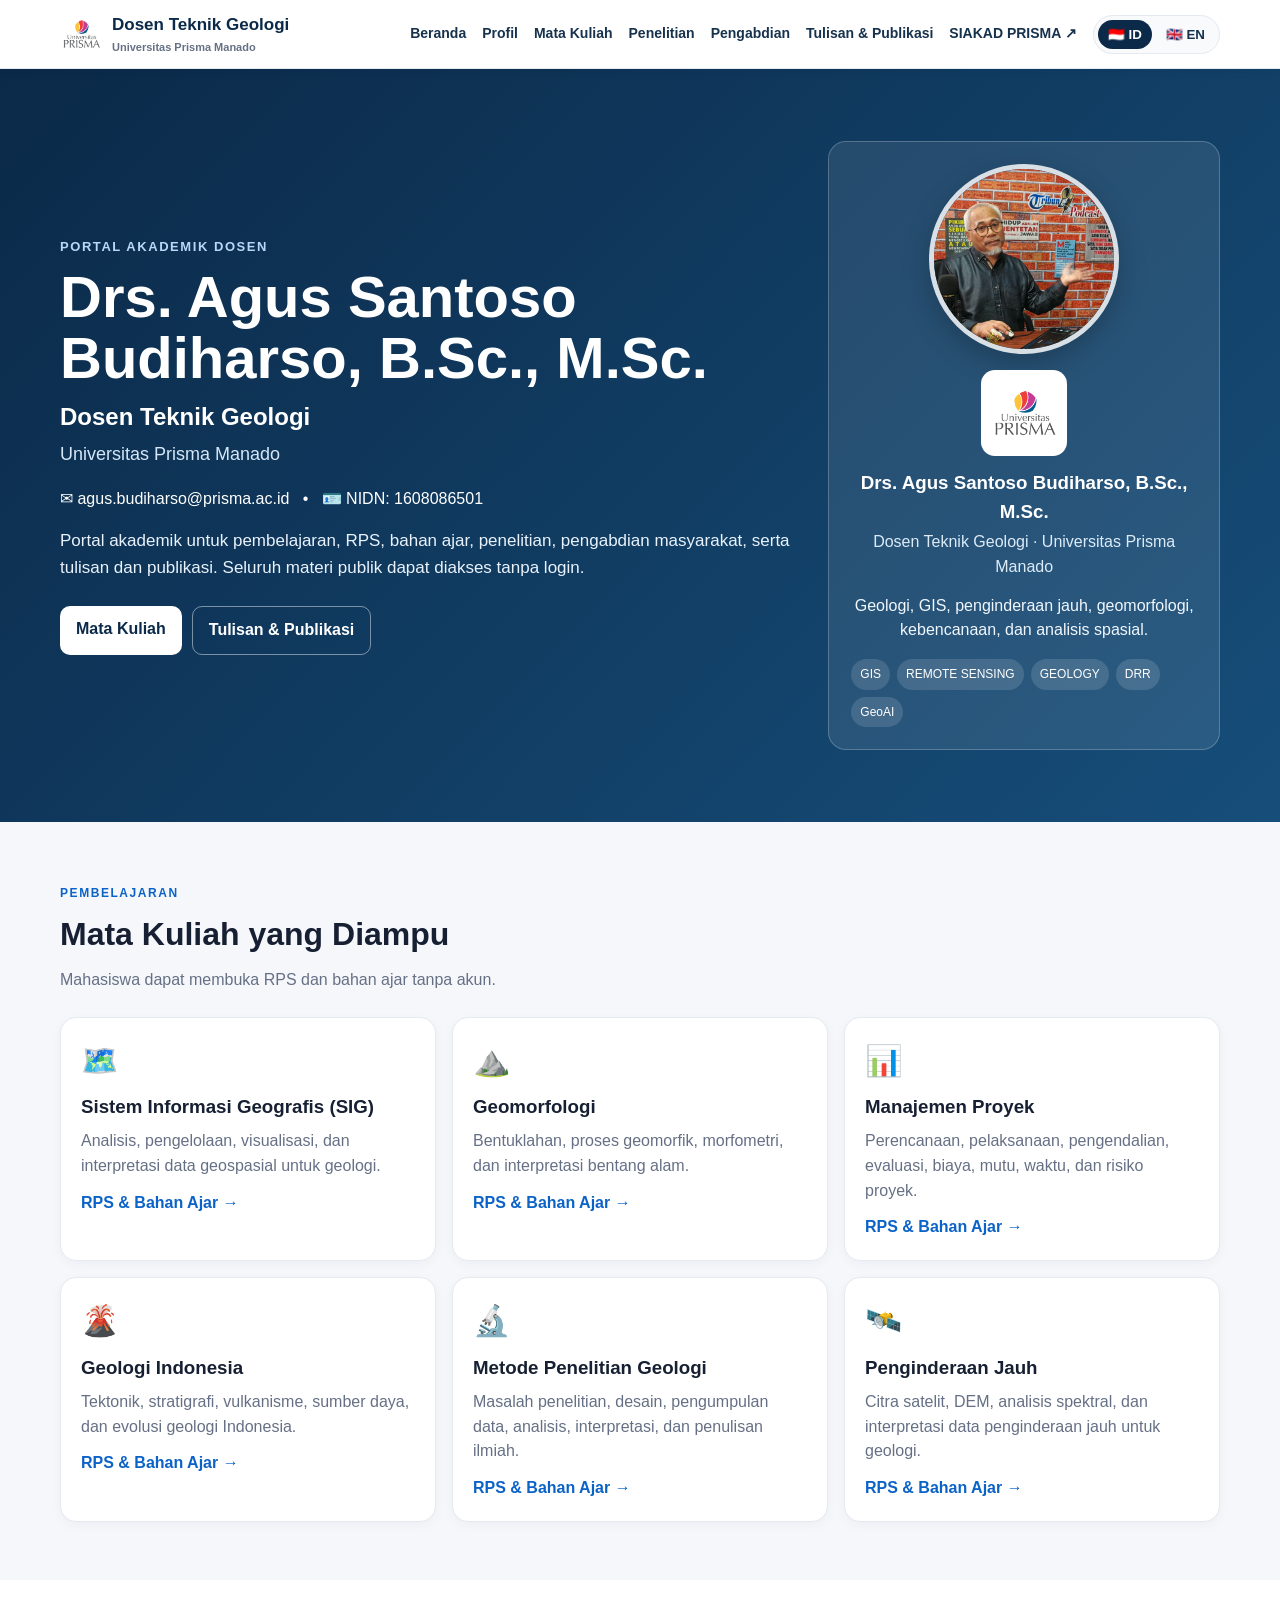
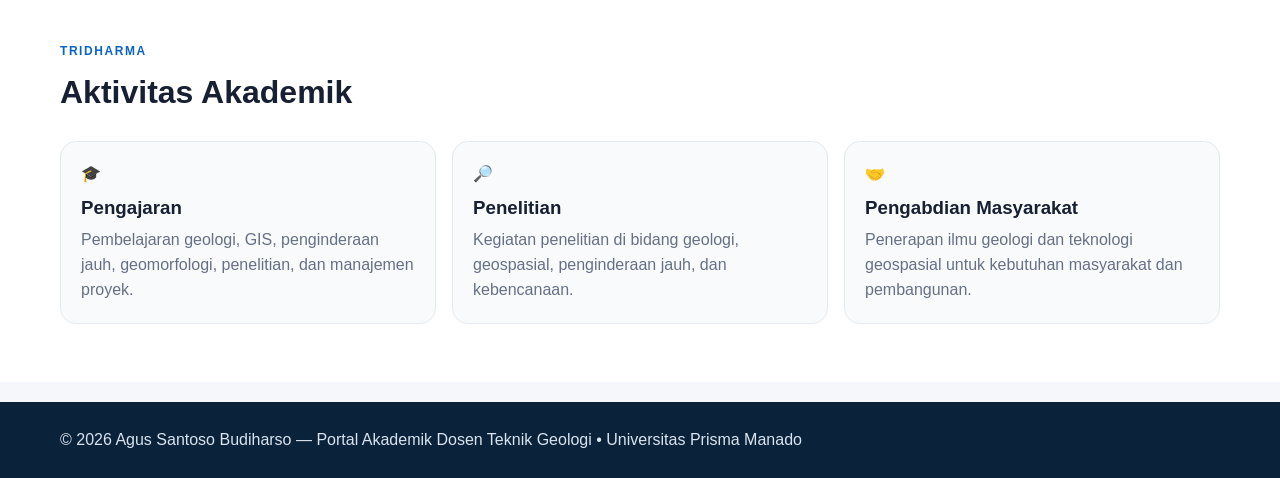
<file: docs/index2.html>
<!doctype html><html lang="id"><head><meta charset="utf-8"><meta name="viewport" content="width=device-width,initial-scale=1"><title>Drs. Agus Santoso Budiharso, B.Sc., M.Sc. | Portal Dosen Teknik Geologi</title><link rel="stylesheet" href="bilingual.css">
<style>
.brand{display:flex;align-items:center;gap:10px}.brand-logo{width:42px;height:42px;object-fit:contain;flex:0 0 auto}.brand-text{display:block}.profile-card{background:rgba(255,255,255,.09);border:1px solid rgba(255,255,255,.22);padding:22px;border-radius:18px;text-align:center}.profile-photo{width:190px;height:190px;object-fit:cover;border-radius:50%;border:5px solid rgba(255,255,255,.82);box-shadow:0 10px 28px rgba(0,0,0,.22);display:block;margin:0 auto 16px}.profile-logo{width:86px;height:86px;object-fit:contain;background:#fff;border-radius:14px;padding:8px;margin:0 auto 12px;display:block}.profile-card h3{margin:6px 0 4px}.profile-card .sub{margin:0;color:#dcebf8}.profile-card .focus{margin:14px 0 0;color:#f0f7fd}.nav-brand-copy span:first-child{font-size:17px;font-weight:900;color:var(--nav)}.nav-brand-copy span:last-child{font-size:11px;font-weight:600;color:var(--muted)}
@media(max-width:800px){.brand-logo{width:36px;height:36px}.profile-photo{width:155px;height:155px}}
</style></head><body>
<nav class="navbar"><div class="container nav-wrap"><a class="brand" href="index.html"><img class="brand-logo" src="assets/logo-prisma.png" alt="Logo Universitas Prisma Manado"><span class="nav-brand-copy"><span id="brand1">Dosen Teknik Geologi</span><span>Universitas Prisma Manado</span></span></a><div class="nav-links"><a href="index.html" id="nHome">Beranda</a><a href="#profil" id="nProfile">Profil</a><a href="mata-kuliah.html" id="nCourses">Mata Kuliah</a><a href="#penelitian" id="nResearch">Penelitian</a><a href="#pengabdian" id="nService">Pengabdian</a><a href="tulisan.html" id="nWriting">Tulisan & Publikasi</a><a href="https://siap.prisma.ac.id" target="_blank">SIAKAD PRISMA ↗</a><span class="lang"><button id="btnID">🇮🇩 ID</button><button id="btnEN">🇬🇧 EN</button></span></div></div></nav>
<header class="hero" id="profil"><div class="container hero-grid"><div><div class="eyebrow" id="eyebrow">PORTAL AKADEMIK DOSEN</div><h1>Drs. Agus Santoso Budiharso, B.Sc., M.Sc.</h1><h2 id="role">Dosen Teknik Geologi</h2><p class="uni">Universitas Prisma Manado</p><p>✉ agus.budiharso@prisma.ac.id &nbsp; • &nbsp; 🪪 NIDN: 1608086501</p><p class="lead" id="lead">Portal akademik untuk pembelajaran, RPS, bahan ajar, penelitian, pengabdian masyarakat, serta tulisan dan publikasi. Seluruh materi publik dapat diakses tanpa login.</p><div class="actions"><a class="btn primary" href="mata-kuliah.html" id="bCourses">Mata Kuliah</a><a class="btn secondary" href="tulisan.html" id="bWriting">Tulisan & Publikasi</a></div></div><div class="profile-card"><img class="profile-photo" src="assets/foto-agus-budiharso.jpeg" alt="Foto Agus Santoso Budiharso"><img class="profile-logo" src="assets/logo-prisma.png" alt="Logo Universitas Prisma Manado"><h3>Drs. Agus Santoso Budiharso, B.Sc., M.Sc.</h3><p class="sub" id="profileRole">Dosen Teknik Geologi · Universitas Prisma Manado</p><p class="focus" id="tagline">Geologi, GIS, penginderaan jauh, geomorfologi, kebencanaan, dan analisis spasial.</p><div class="chips"><span>GIS</span><span>REMOTE SENSING</span><span>GEOLOGY</span><span>DRR</span><span>GeoAI</span></div></div></div></header>
<section class="section" id="matakuliah"><div class="container"><div class="heading"><span id="teachTag">PEMBELAJARAN</span><h2 id="teachTitle">Mata Kuliah yang Diampu</h2><p id="teachIntro">Mahasiswa dapat membuka RPS dan bahan ajar tanpa akun.</p></div><div class="grid">
<article class="card"><div class="icon">🗺️</div><h3 id="c1">Sistem Informasi Geografis (SIG)</h3><p id="d1">Analisis, pengelolaan, visualisasi, dan interpretasi data geospasial untuk geologi.</p><a href="mata-kuliah.html" id="r1">RPS & Bahan Ajar →</a></article>
<article class="card"><div class="icon">⛰️</div><h3 id="c2">Geomorfologi</h3><p id="d2">Bentuklahan, proses geomorfik, morfometri, dan interpretasi bentang alam.</p><a href="mata-kuliah.html" id="r2">RPS & Bahan Ajar →</a></article>
<article class="card"><div class="icon">📊</div><h3 id="c3">Manajemen Proyek</h3><p id="d3">Perencanaan, pelaksanaan, pengendalian, evaluasi, biaya, mutu, waktu, dan risiko proyek.</p><a href="mata-kuliah.html" id="r3">RPS & Bahan Ajar →</a></article>
<article class="card"><div class="icon">🌋</div><h3 id="c4">Geologi Indonesia</h3><p id="d4">Tektonik, stratigrafi, vulkanisme, sumber daya, dan evolusi geologi Indonesia.</p><a href="mata-kuliah.html" id="r4">RPS & Bahan Ajar →</a></article>
<article class="card"><div class="icon">🔬</div><h3 id="c5">Metode Penelitian Geologi</h3><p id="d5">Masalah penelitian, desain, pengumpulan data, analisis, interpretasi, dan penulisan ilmiah.</p><a href="mata-kuliah.html" id="r5">RPS & Bahan Ajar →</a></article>
<article class="card"><div class="icon">🛰️</div><h3 id="c6">Penginderaan Jauh</h3><p id="d6">Citra satelit, DEM, analisis spektral, dan interpretasi data penginderaan jauh untuk geologi.</p><a href="mata-kuliah.html" id="r6">RPS & Bahan Ajar →</a></article>
</div></div></section>
<section class="section alt"><div class="container"><div class="heading"><span>TRIDHARMA</span><h2 id="acad">Aktivitas Akademik</h2></div><div class="activity-grid"><div class="activity"><div class="icon">🎓</div><h3 id="a1">Pengajaran</h3><p id="ad1">Pembelajaran geologi, GIS, penginderaan jauh, geomorfologi, penelitian, dan manajemen proyek.</p></div><div class="activity" id="penelitian"><div class="icon">🔎</div><h3 id="a2">Penelitian</h3><p id="ad2">Kegiatan penelitian di bidang geologi, geospasial, penginderaan jauh, dan kebencanaan.</p></div><div class="activity" id="pengabdian"><div class="icon">🤝</div><h3 id="a3">Pengabdian Masyarakat</h3><p id="ad3">Penerapan ilmu geologi dan teknologi geospasial untuk kebutuhan masyarakat dan pembangunan.</p></div></div></div></section>
<footer><div class="container">© 2026 Agus Santoso Budiharso — <span id="foot">Portal Akademik Dosen Teknik Geologi</span> • Universitas Prisma Manado</div></footer>
<script>
const TXT={id:{title:'Drs. Agus Santoso Budiharso, B.Sc., M.Sc. | Portal Dosen Teknik Geologi',brand1:'Dosen Teknik Geologi',nHome:'Beranda',nProfile:'Profil',nCourses:'Mata Kuliah',nResearch:'Penelitian',nService:'Pengabdian',nWriting:'Tulisan & Publikasi',eyebrow:'PORTAL AKADEMIK DOSEN',role:'Dosen Teknik Geologi',lead:'Portal akademik untuk pembelajaran, RPS, bahan ajar, penelitian, pengabdian masyarakat, serta tulisan dan publikasi. Seluruh materi publik dapat diakses tanpa login.',bCourses:'Mata Kuliah',bWriting:'Tulisan & Publikasi',tagline:'Geologi, GIS, penginderaan jauh, geomorfologi, kebencanaan, dan analisis spasial.',profileRole:'Dosen Teknik Geologi · Universitas Prisma Manado',teachTag:'PEMBELAJARAN',teachTitle:'Mata Kuliah yang Diampu',teachIntro:'Mahasiswa dapat membuka RPS dan bahan ajar tanpa akun.',acad:'Aktivitas Akademik',a1:'Pengajaran',ad1:'Pembelajaran geologi, GIS, penginderaan jauh, geomorfologi, penelitian, dan manajemen proyek.',a2:'Penelitian',ad2:'Kegiatan penelitian di bidang geologi, geospasial, penginderaan jauh, dan kebencanaan.',a3:'Pengabdian Masyarakat',ad3:'Penerapan ilmu geologi dan teknologi geospasial untuk kebutuhan masyarakat dan pembangunan.',foot:'Portal Akademik Dosen Teknik Geologi',courses:[['Sistem Informasi Geografis (SIG)','Analisis, pengelolaan, visualisasi, dan interpretasi data geospasial untuk geologi.'],['Geomorfologi','Bentuklahan, proses geomorfik, morfometri, dan interpretasi bentang alam.'],['Manajemen Proyek','Perencanaan, pelaksanaan, pengendalian, evaluasi, biaya, mutu, waktu, dan risiko proyek.'],['Geologi Indonesia','Tektonik, stratigrafi, vulkanisme, sumber daya, dan evolusi geologi Indonesia.'],['Metode Penelitian Geologi','Masalah penelitian, desain, pengumpulan data, analisis, interpretasi, dan penulisan ilmiah.'],['Penginderaan Jauh','Citra satelit, DEM, analisis spektral, dan interpretasi data penginderaan jauh untuk geologi.']],resource:'RPS & Bahan Ajar →'},en:{title:'Drs. Agus Santoso Budiharso, B.Sc., M.Sc. | Geological Engineering Lecturer Portal',brand1:'Geological Engineering Lecturer',nHome:'Home',nProfile:'Profile',nCourses:'Courses',nResearch:'Research',nService:'Community Service',nWriting:'Writings & Publications',eyebrow:'LECTURER ACADEMIC PORTAL',role:'Lecturer in Geological Engineering',lead:'Academic portal for learning, semester course plans, teaching materials, research, community service, writings, and publications. All public materials are accessible without login.',bCourses:'Courses',bWriting:'Writings & Publications',tagline:'Geology, GIS, remote sensing, geomorphology, disaster studies, and spatial analysis.',profileRole:'Lecturer in Geological Engineering · Universitas Prisma Manado',teachTag:'TEACHING',teachTitle:'Courses Taught',teachIntro:'Students can access course plans and teaching materials without an account.',acad:'Academic Activities',a1:'Teaching',ad1:'Teaching in geology, GIS, remote sensing, geomorphology, research methods, and project management.',a2:'Research',ad2:'Research activities in geology, geospatial science, remote sensing, and disaster studies.',a3:'Community Service',ad3:'Application of geology and geospatial technologies to community needs and development.',foot:'Geological Engineering Lecturer Academic Portal',courses:[['Geographic Information Systems (GIS)','Analysis, management, visualization, and interpretation of geospatial data for geology.'],['Geomorphology','Landforms, geomorphic processes, morphometry, and landscape interpretation.'],['Project Management','Project planning, implementation, control, evaluation, cost, quality, time, and risk.'],['Geology of Indonesia','Tectonics, stratigraphy, volcanism, resources, and the geological evolution of Indonesia.'],['Geological Research Methods','Research problems, design, data collection, analysis, interpretation, and scientific writing.'],['Remote Sensing','Satellite imagery, DEMs, spectral analysis, and remote-sensing data interpretation for geology.']],resource:'Course Plan & Materials →'}};
function applyLang(l){localStorage.setItem('portalLang',l);document.documentElement.lang=l;const t=TXT[l];document.title=t.title;['brand1','nHome','nProfile','nCourses','nResearch','nService','nWriting','eyebrow','role','lead','bCourses','bWriting','tagline','profileRole','teachTag','teachTitle','teachIntro','acad','a1','ad1','a2','ad2','a3','ad3','foot'].forEach(k=>document.getElementById(k).textContent=t[k]);t.courses.forEach((c,i)=>{document.getElementById('c'+(i+1)).textContent=c[0];document.getElementById('d'+(i+1)).textContent=c[1];document.getElementById('r'+(i+1)).textContent=t.resource});btnID.classList.toggle('active',l==='id');btnEN.classList.toggle('active',l==='en')};btnID.onclick=()=>applyLang('id');btnEN.onclick=()=>applyLang('en');applyLang(localStorage.getItem('portalLang')==='en'?'en':'id');
</script></body></html>
</file>
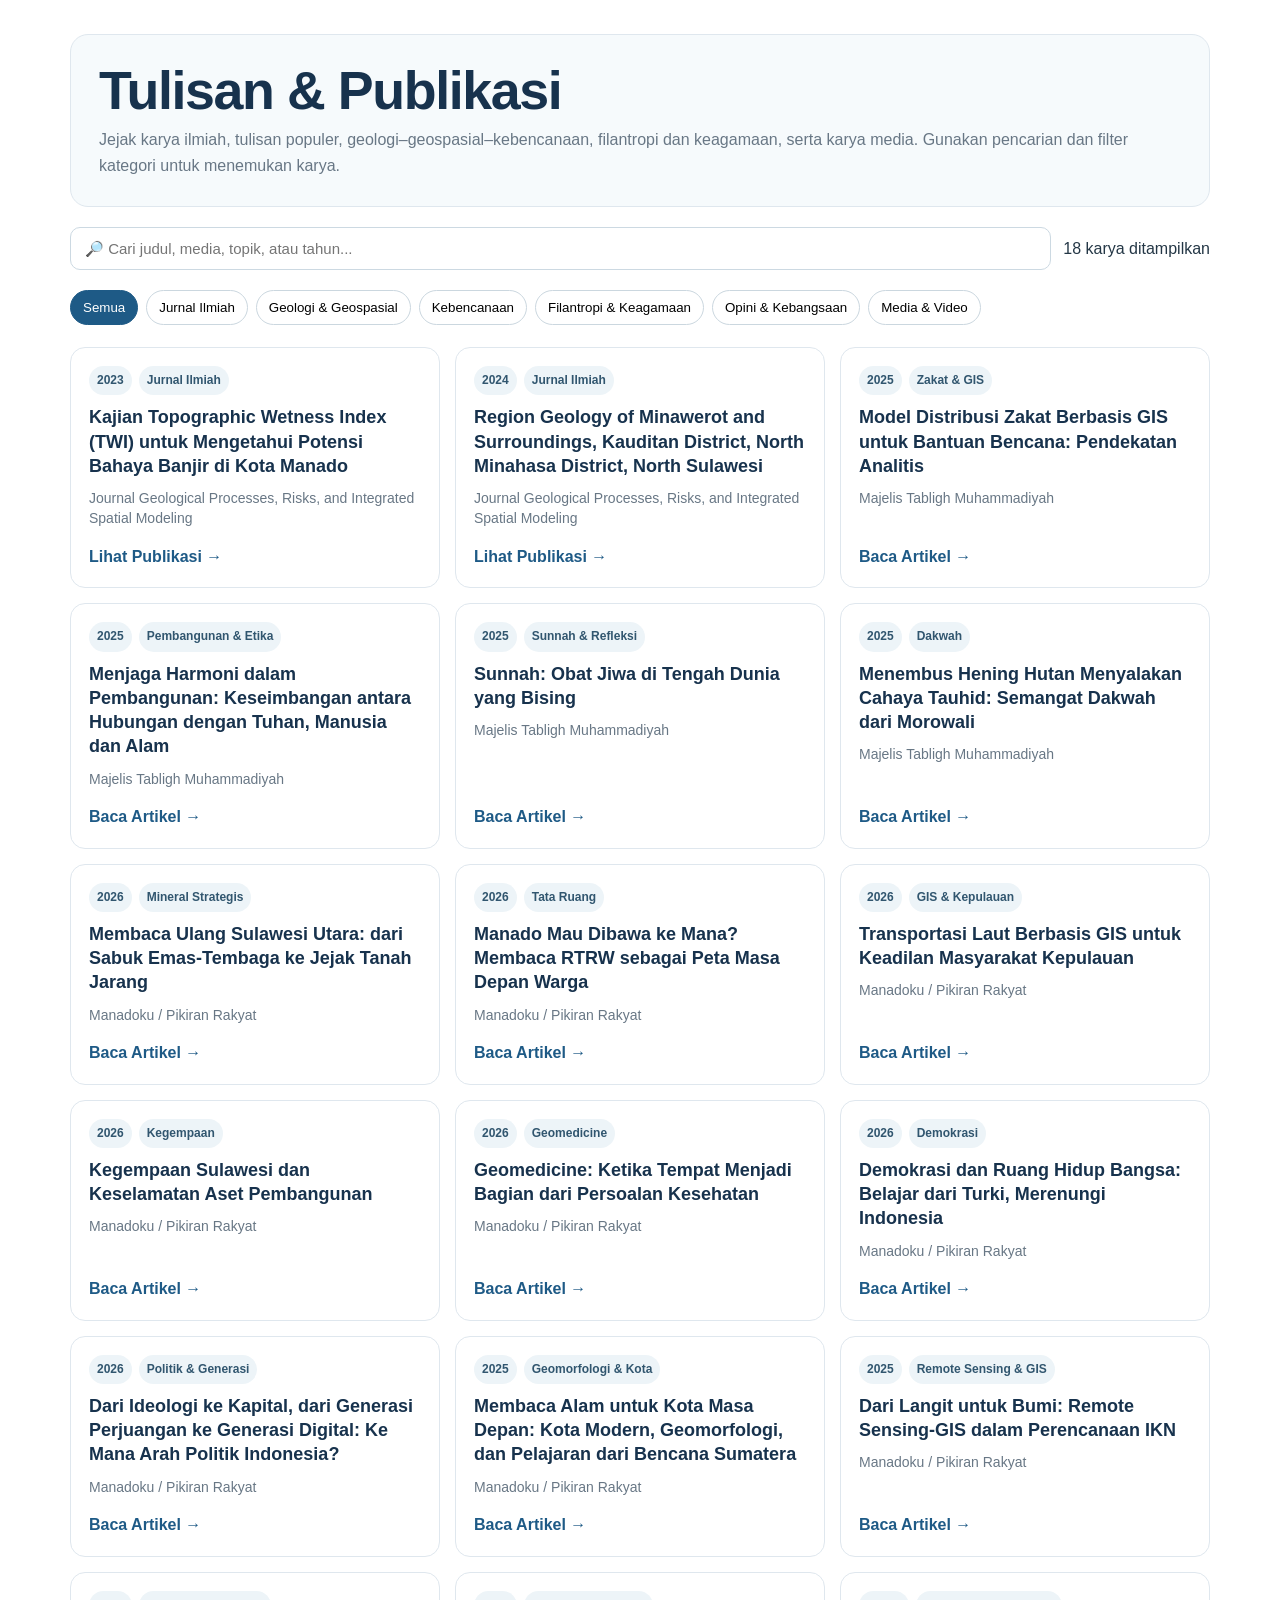
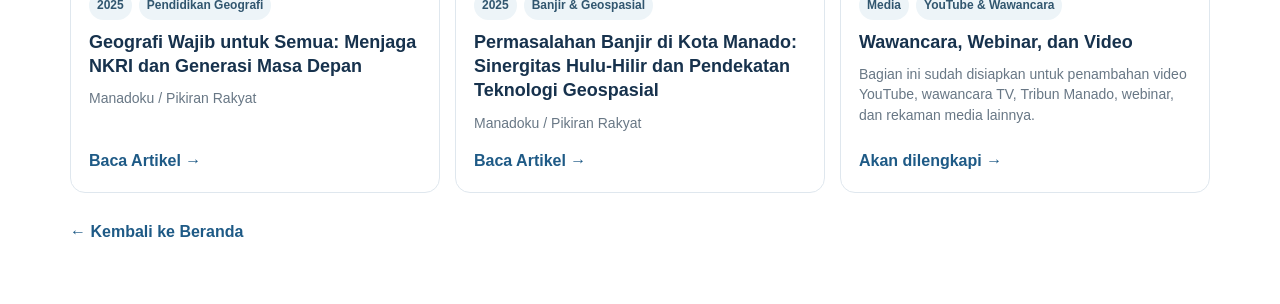
<file: docs/tulisan-baru.html>
<!doctype html>
<html lang="id">
<head>
<meta charset="utf-8">
<meta name="viewport" content="width=device-width, initial-scale=1">
<title>Tulisan & Publikasi | Agus Santoso Budiharso</title>
<link rel="stylesheet" href="style.css">
<style>
body{font-family:Arial,Helvetica,sans-serif;margin:0;color:#243746;background:#fff}
.wrap{max-width:1180px;margin:auto;padding:34px 20px 60px}
.hero{padding:28px;border:1px solid #dfe7ee;border-radius:18px;background:#f6fafc;margin-bottom:20px}
.hero h1{margin:0 0 8px;color:#17324d}.hero p{margin:0;color:#687785;line-height:1.6}
.tools{display:grid;grid-template-columns:1fr auto;gap:12px;align-items:center;margin:20px 0}
#search{padding:12px 14px;border:1px solid #ccd9e2;border-radius:10px;font-size:15px}
.filters{display:flex;flex-wrap:wrap;gap:8px;margin-bottom:22px}
.filters button{border:1px solid #cbd7df;background:#fff;padding:9px 12px;border-radius:999px;cursor:pointer}
.filters button.active{background:#1e5a86;color:#fff;border-color:#1e5a86}
.grid{display:grid;grid-template-columns:repeat(auto-fit,minmax(290px,1fr));gap:15px}
.card{border:1px solid #dfe7ee;border-radius:15px;padding:18px;display:flex;flex-direction:column;min-height:205px}
.meta{display:flex;gap:7px;flex-wrap:wrap;margin-bottom:10px}
.tag{font-size:12px;background:#edf4f8;color:#31566f;padding:5px 8px;border-radius:999px}
.card h3{margin:0 0 10px;color:#17324d;font-size:18px;line-height:1.35}
.source{color:#687785;font-size:14px;line-height:1.45;margin-bottom:15px}
.card a{margin-top:auto;color:#1e5a86;text-decoration:none;font-weight:700}
.back{display:inline-block;margin-top:26px;color:#1e5a86;text-decoration:none;font-weight:700}
@media(max-width:700px){.tools{grid-template-columns:1fr}}
</style>
</head>
<body>
<div class="wrap">
<section class="hero">
<h1>Tulisan & Publikasi</h1>
<p>Jejak karya ilmiah, tulisan populer, geologi–geospasial–kebencanaan, filantropi dan keagamaan, serta karya media. Gunakan pencarian dan filter kategori untuk menemukan karya.</p>
</section>

<div class="tools">
<input id="search" type="search" placeholder="🔎 Cari judul, media, topik, atau tahun...">
<div><span id="count">0</span> karya ditampilkan</div>
</div>

<div class="filters">
<button class="active" data-filter="semua">Semua</button>
<button data-filter="jurnal">Jurnal Ilmiah</button>
<button data-filter="geo">Geologi & Geospasial</button>
<button data-filter="bencana">Kebencanaan</button>
<button data-filter="islam">Filantropi & Keagamaan</button>
<button data-filter="opini">Opini & Kebangsaan</button>
<button data-filter="media">Media & Video</button>
</div>

<main class="grid" id="grid">

<article class="card" data-category="jurnal bencana geo">
<div class="meta"><span class="tag">2023</span><span class="tag">Jurnal Ilmiah</span></div>
<h3>Kajian Topographic Wetness Index (TWI) untuk Mengetahui Potensi Bahaya Banjir di Kota Manado</h3>
<div class="source">Journal Geological Processes, Risks, and Integrated Spatial Modeling</div>
<a href="https://www.jurnal.prisma.ac.id/index.php/jgprism/article/view/73" target="_blank" rel="noopener">Lihat Publikasi →</a>
</article>

<article class="card" data-category="jurnal geo">
<div class="meta"><span class="tag">2024</span><span class="tag">Jurnal Ilmiah</span></div>
<h3>Region Geology of Minawerot and Surroundings, Kauditan District, North Minahasa District, North Sulawesi</h3>
<div class="source">Journal Geological Processes, Risks, and Integrated Spatial Modeling</div>
<a href="https://jurnal.prisma.ac.id/index.php/jgprism/article/view/274" target="_blank" rel="noopener">Lihat Publikasi →</a>
</article>

<article class="card" data-category="islam bencana geo">
<div class="meta"><span class="tag">2025</span><span class="tag">Zakat & GIS</span></div>
<h3>Model Distribusi Zakat Berbasis GIS untuk Bantuan Bencana: Pendekatan Analitis</h3>
<div class="source">Majelis Tabligh Muhammadiyah</div>
<a href="https://majelistabligh.id/model-distribusi-zakat-berbasis-gis-untuk-bantuan-bencana-pendekatan-analitis/" target="_blank" rel="noopener">Baca Artikel →</a>
</article>

<article class="card" data-category="islam opini">
<div class="meta"><span class="tag">2025</span><span class="tag">Pembangunan & Etika</span></div>
<h3>Menjaga Harmoni dalam Pembangunan: Keseimbangan antara Hubungan dengan Tuhan, Manusia dan Alam</h3>
<div class="source">Majelis Tabligh Muhammadiyah</div>
<a href="https://majelistabligh.id/menjaga-harmoni-dalam-pembangunan-keseimbangan-antara-hubungan-dengan-tuhan-manusia-dan-alam/" target="_blank" rel="noopener">Baca Artikel →</a>
</article>

<article class="card" data-category="islam">
<div class="meta"><span class="tag">2025</span><span class="tag">Sunnah & Refleksi</span></div>
<h3>Sunnah: Obat Jiwa di Tengah Dunia yang Bising</h3>
<div class="source">Majelis Tabligh Muhammadiyah</div>
<a href="https://majelistabligh.id/sunnah-obat-jiwa-di-tengah-dunia-yang-bising/" target="_blank" rel="noopener">Baca Artikel →</a>
</article>

<article class="card" data-category="islam">
<div class="meta"><span class="tag">2025</span><span class="tag">Dakwah</span></div>
<h3>Menembus Hening Hutan Menyalakan Cahaya Tauhid: Semangat Dakwah dari Morowali</h3>
<div class="source">Majelis Tabligh Muhammadiyah</div>
<a href="https://majelistabligh.id/menembus-hening-hutan-menyalakan-cahaya-tauhid-semangat-dakwah-dari-morowali/" target="_blank" rel="noopener">Baca Artikel →</a>
</article>

<article class="card" data-category="geo">
<div class="meta"><span class="tag">2026</span><span class="tag">Mineral Strategis</span></div>
<h3>Membaca Ulang Sulawesi Utara: dari Sabuk Emas-Tembaga ke Jejak Tanah Jarang</h3>
<div class="source">Manadoku / Pikiran Rakyat</div>
<a href="https://manado.pikiran-rakyat.com/sulut/pr-23610189451/membaca-ulang-sulawesi-utara-dari-sabuk-emas-tembaga-ke-jejak-tanah-jarang" target="_blank" rel="noopener">Baca Artikel →</a>
</article>

<article class="card" data-category="geo opini">
<div class="meta"><span class="tag">2026</span><span class="tag">Tata Ruang</span></div>
<h3>Manado Mau Dibawa ke Mana? Membaca RTRW sebagai Peta Masa Depan Warga</h3>
<div class="source">Manadoku / Pikiran Rakyat</div>
<a href="https://manado.pikiran-rakyat.com/manadoku/pr-23610215992/manado-mau-dibawa-ke-mana-membaca-rtrw-sebagai-peta-masa-depan-warga" target="_blank" rel="noopener">Baca Artikel →</a>
</article>

<article class="card" data-category="geo">
<div class="meta"><span class="tag">2026</span><span class="tag">GIS & Kepulauan</span></div>
<h3>Transportasi Laut Berbasis GIS untuk Keadilan Masyarakat Kepulauan</h3>
<div class="source">Manadoku / Pikiran Rakyat</div>
<a href="https://manado.pikiran-rakyat.com/ragam/pr-23610337374/transportasi-laut-berbasis-gis-untuk-keadilan-masyarakat-kepulauan" target="_blank" rel="noopener">Baca Artikel →</a>
</article>

<article class="card" data-category="bencana geo">
<div class="meta"><span class="tag">2026</span><span class="tag">Kegempaan</span></div>
<h3>Kegempaan Sulawesi dan Keselamatan Aset Pembangunan</h3>
<div class="source">Manadoku / Pikiran Rakyat</div>
<a href="https://manado.pikiran-rakyat.com/manadoku/pr-23610314201/kegempaan-sulawesi-dan-keselamatan-aset-pembangunan?page=all" target="_blank" rel="noopener">Baca Artikel →</a>
</article>

<article class="card" data-category="geo">
<div class="meta"><span class="tag">2026</span><span class="tag">Geomedicine</span></div>
<h3>Geomedicine: Ketika Tempat Menjadi Bagian dari Persoalan Kesehatan</h3>
<div class="source">Manadoku / Pikiran Rakyat</div>
<a href="https://manado.pikiran-rakyat.com/ragam/pr-23610391576/geomedicine-ketika-tempat-menjadi-bagian-dari-persoalan-kesehatan" target="_blank" rel="noopener">Baca Artikel →</a>
</article>

<article class="card" data-category="opini">
<div class="meta"><span class="tag">2026</span><span class="tag">Demokrasi</span></div>
<h3>Demokrasi dan Ruang Hidup Bangsa: Belajar dari Turki, Merenungi Indonesia</h3>
<div class="source">Manadoku / Pikiran Rakyat</div>
<a href="https://manado.pikiran-rakyat.com/nasional/pr-23610200048/demokrasi-dan-ruang-hidup-bangsa-belajar-dari-turki-merenungi-indonesia" target="_blank" rel="noopener">Baca Artikel →</a>
</article>

<article class="card" data-category="opini">
<div class="meta"><span class="tag">2026</span><span class="tag">Politik & Generasi</span></div>
<h3>Dari Ideologi ke Kapital, dari Generasi Perjuangan ke Generasi Digital: Ke Mana Arah Politik Indonesia?</h3>
<div class="source">Manadoku / Pikiran Rakyat</div>
<a href="https://manado.pikiran-rakyat.com/ragam/pr-23610043340/dari-ideologi-ke-kapital-dari-generasi-perjuangan-ke-generasi-digital-ke-mana-arah-politik-indonesia" target="_blank" rel="noopener">Baca Artikel →</a>
</article>

<article class="card" data-category="geo bencana">
<div class="meta"><span class="tag">2025</span><span class="tag">Geomorfologi & Kota</span></div>
<h3>Membaca Alam untuk Kota Masa Depan: Kota Modern, Geomorfologi, dan Pelajaran dari Bencana Sumatera</h3>
<div class="source">Manadoku / Pikiran Rakyat</div>
<a href="https://manado.pikiran-rakyat.com/nasional/pr-2369867191/membaca-alam-untuk-kota-masa-depan-kota-modern-geomorfologi-dan-pelajaran-dari-bencana-sumatera" target="_blank" rel="noopener">Baca Artikel →</a>
</article>

<article class="card" data-category="geo">
<div class="meta"><span class="tag">2025</span><span class="tag">Remote Sensing & GIS</span></div>
<h3>Dari Langit untuk Bumi: Remote Sensing-GIS dalam Perencanaan IKN</h3>
<div class="source">Manadoku / Pikiran Rakyat</div>
<a href="https://manado.pikiran-rakyat.com/nasional/pr-2369672664/dari-langit-untuk-bumi-remote-sensing-gis-dalam-perencanaan-ikn" target="_blank" rel="noopener">Baca Artikel →</a>
</article>

<article class="card" data-category="geo opini">
<div class="meta"><span class="tag">2025</span><span class="tag">Pendidikan Geografi</span></div>
<h3>Geografi Wajib untuk Semua: Menjaga NKRI dan Generasi Masa Depan</h3>
<div class="source">Manadoku / Pikiran Rakyat</div>
<a href="https://manado.pikiran-rakyat.com/nasional/pr-2369629967/geografi-wajib-untuk-semua-menjaga-nkri-dan-generasi-masa-depan" target="_blank" rel="noopener">Baca Artikel →</a>
</article>

<article class="card" data-category="bencana geo">
<div class="meta"><span class="tag">2025</span><span class="tag">Banjir & Geospasial</span></div>
<h3>Permasalahan Banjir di Kota Manado: Sinergitas Hulu-Hilir dan Pendekatan Teknologi Geospasial</h3>
<div class="source">Manadoku / Pikiran Rakyat</div>
<a href="https://manado.pikiran-rakyat.com/manadoku/pr-2369185722/permasalahan-banjir-di-kota-manado-sinergitas-hulu-hilir-dan-pendekatan-teknologi-geospasial?page=all" target="_blank" rel="noopener">Baca Artikel →</a>
</article>

<article class="card" data-category="media">
<div class="meta"><span class="tag">Media</span><span class="tag">YouTube & Wawancara</span></div>
<h3>Wawancara, Webinar, dan Video</h3>
<div class="source">Bagian ini sudah disiapkan untuk penambahan video YouTube, wawancara TV, Tribun Manado, webinar, dan rekaman media lainnya.</div>
<a href="#" onclick="return false;">Akan dilengkapi →</a>
</article>

</main>
<a class="back" href="index.html">← Kembali ke Beranda</a>
</div>

<script>
const cards=[...document.querySelectorAll('.card')];
const buttons=[...document.querySelectorAll('.filters button')];
const search=document.getElementById('search');
const count=document.getElementById('count');
let active='semua';

function refresh(){
  const q=search.value.trim().toLowerCase();
  let n=0;
  cards.forEach(card=>{
    const cats=(card.dataset.category||'').split(' ');
    const okCat=active==='semua'||cats.includes(active);
    const okText=!q||card.innerText.toLowerCase().includes(q);
    const show=okCat&&okText;
    card.style.display=show?'flex':'none';
    if(show)n++;
  });
  count.textContent=n;
}
buttons.forEach(btn=>btn.addEventListener('click',()=>{
  buttons.forEach(b=>b.classList.remove('active'));
  btn.classList.add('active');
  active=btn.dataset.filter;
  refresh();
}));
search.addEventListener('input',refresh);
refresh();
</script>
</body>
</html>
</file>
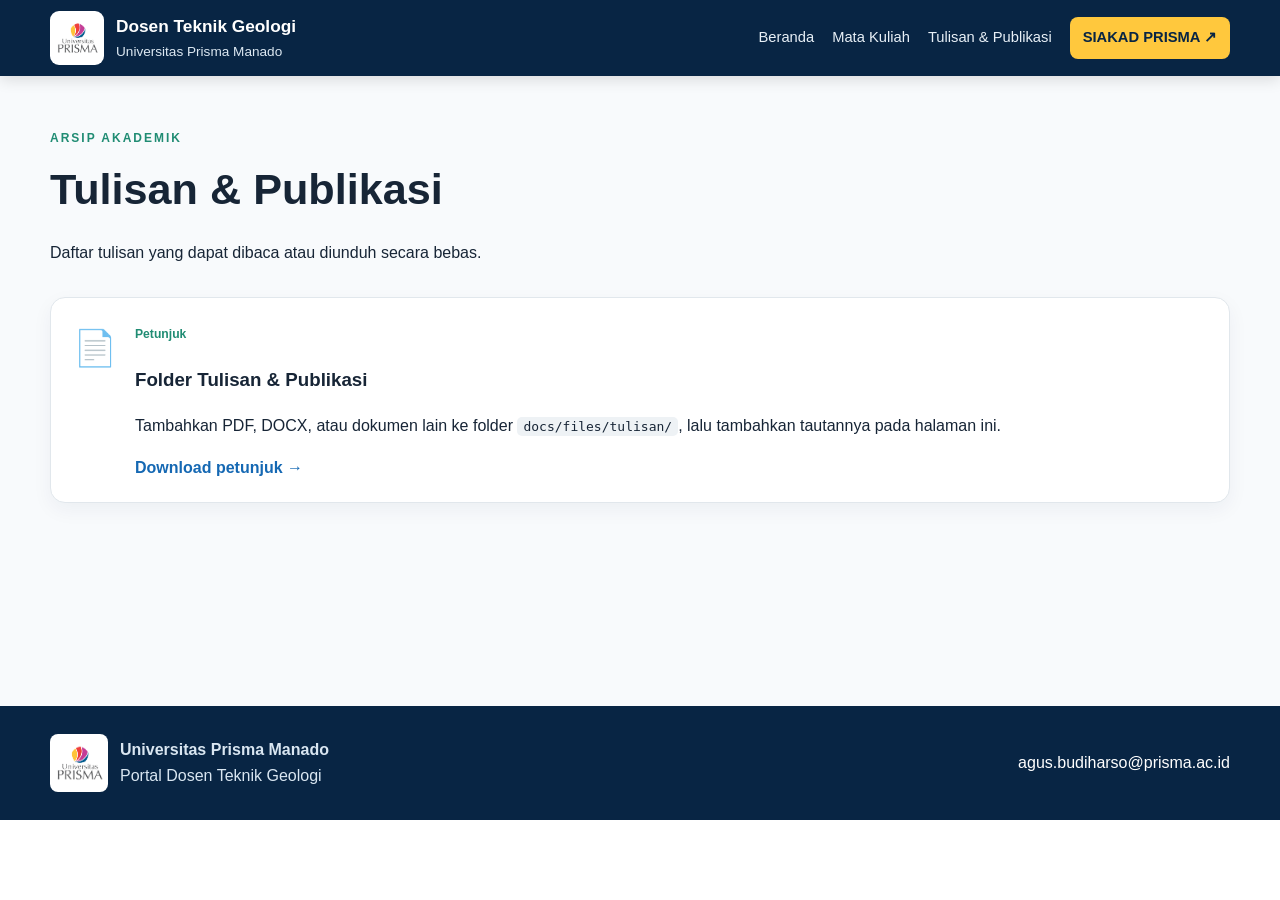
<file: docs/tulisan-lama.html>
<!doctype html>
<html lang="id">
<head>
  <meta charset="utf-8">
  <meta name="viewport" content="width=device-width,initial-scale=1">
  <title>Tulisan & Publikasi | Portal Dosen Teknik Geologi</title>
  <link rel="stylesheet" href="style.css">
</head>
<body>
<header class="topbar">
  <div class="container nav">
    <a class="brand" href="index.html">
      <img src="assets/logo-prisma.png" alt="Logo Universitas Prisma">
      <div><strong>Dosen Teknik Geologi</strong><span>Universitas Prisma Manado</span></div>
    </a>
    <nav>
      <a href="index.html">Beranda</a>
      <a href="mata-kuliah.html">Mata Kuliah</a>
      <a href="tulisan.html">Tulisan & Publikasi</a>
      <a class="siakad" href="https://siap.prisma.ac.id/" target="_blank" rel="noopener">SIAKAD PRISMA ↗</a>
    </nav>
  </div>
</header>

<main class="page">
<div class="container">
  <div class="page-head">
    <span class="eyebrow">ARSIP AKADEMIK</span>
    <h1>Tulisan & Publikasi</h1>
    <p>Daftar tulisan yang dapat dibaca atau diunduh secara bebas.</p>
  </div>

  <div class="publication-list">
    <article class="publication-item">
      <div class="pub-icon">📄</div>
      <div>
        <span class="tag">Petunjuk</span>
        <h3>Folder Tulisan & Publikasi</h3>
        <p>Tambahkan PDF, DOCX, atau dokumen lain ke folder <code>docs/files/tulisan/</code>, lalu tambahkan tautannya pada halaman ini.</p>
        <a class="link-btn" href="files/tulisan/README.txt" download>Download petunjuk →</a>
      </div>
    </article>
  </div>
</div>
</main>

<footer>
  <div class="container footer-grid">
    <div class="footer-brand">
      <img src="assets/logo-prisma.png" alt="Logo Universitas Prisma">
      <div><strong>Universitas Prisma Manado</strong><span>Portal Dosen Teknik Geologi</span></div>
    </div>
    <div><a href="mailto:agus.budiharso@prisma.ac.id">agus.budiharso@prisma.ac.id</a></div>
  </div>
</footer>
</body>
</html>
</file>
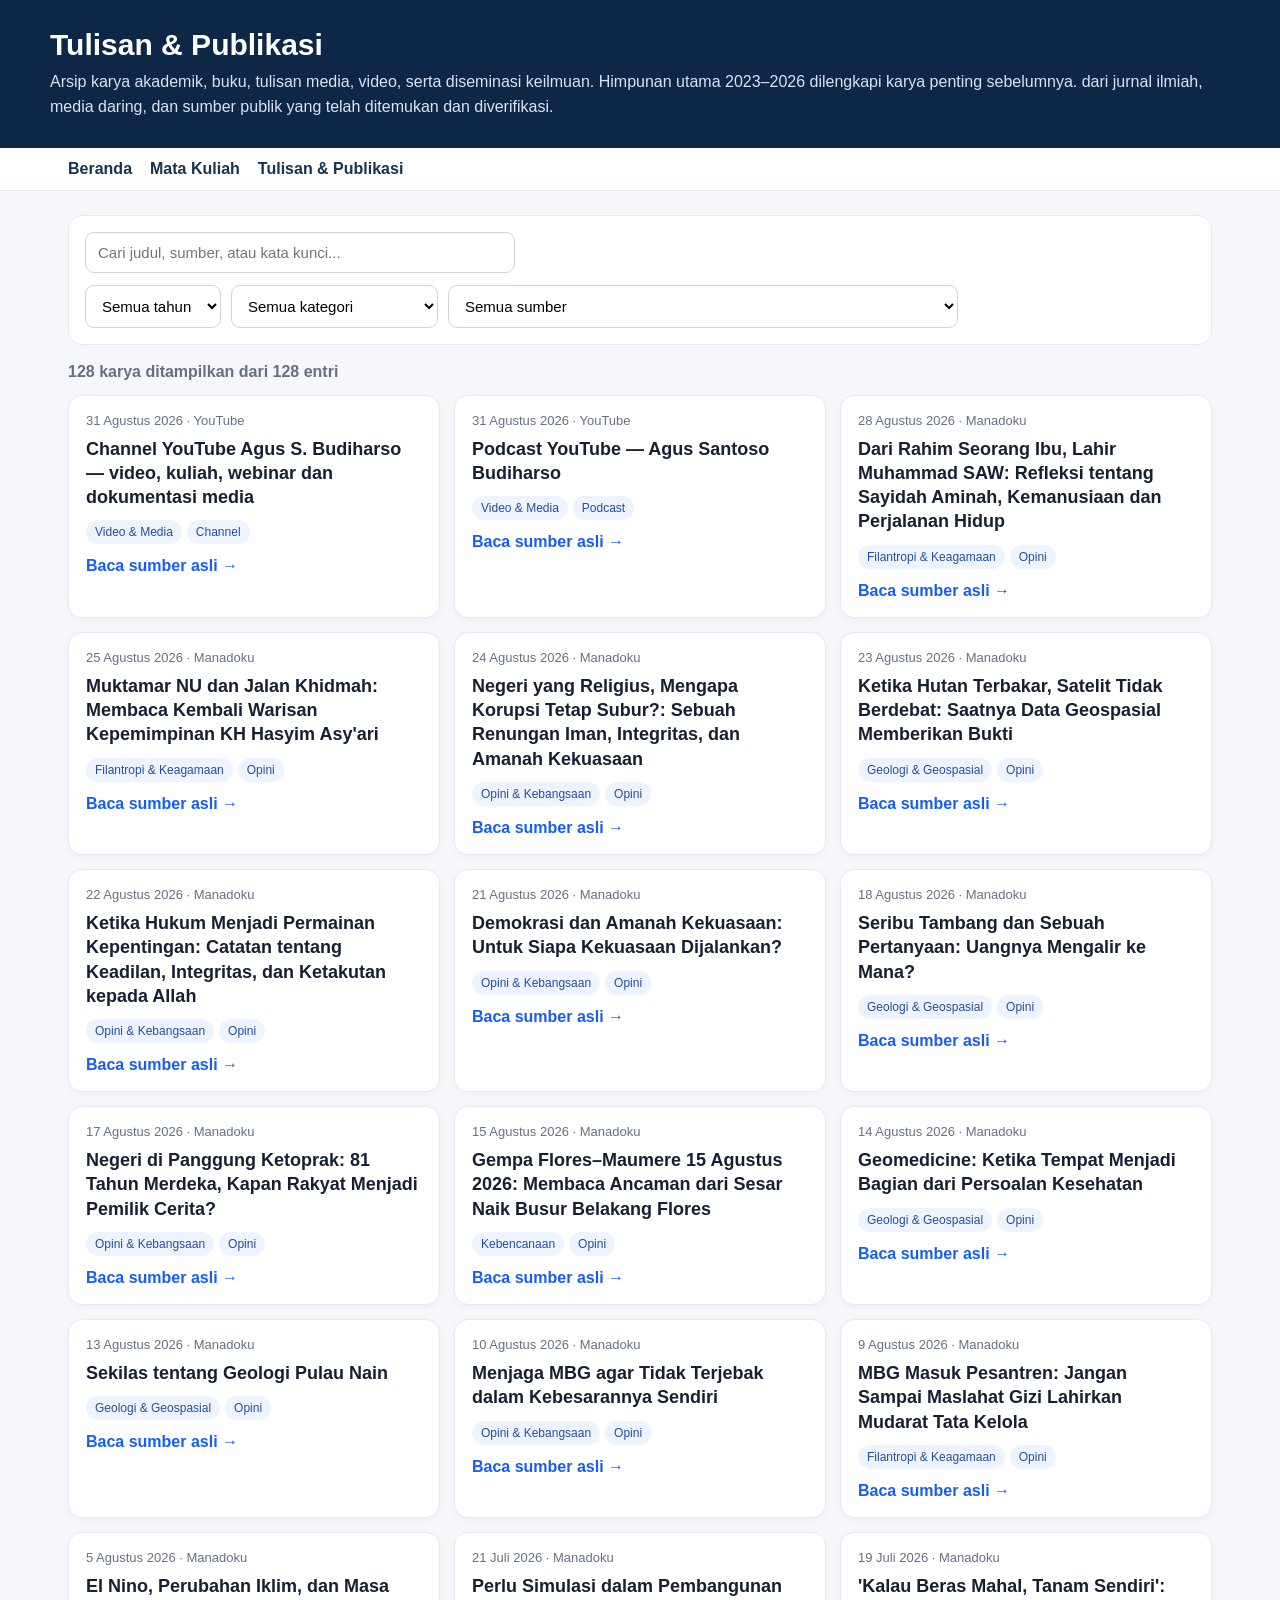
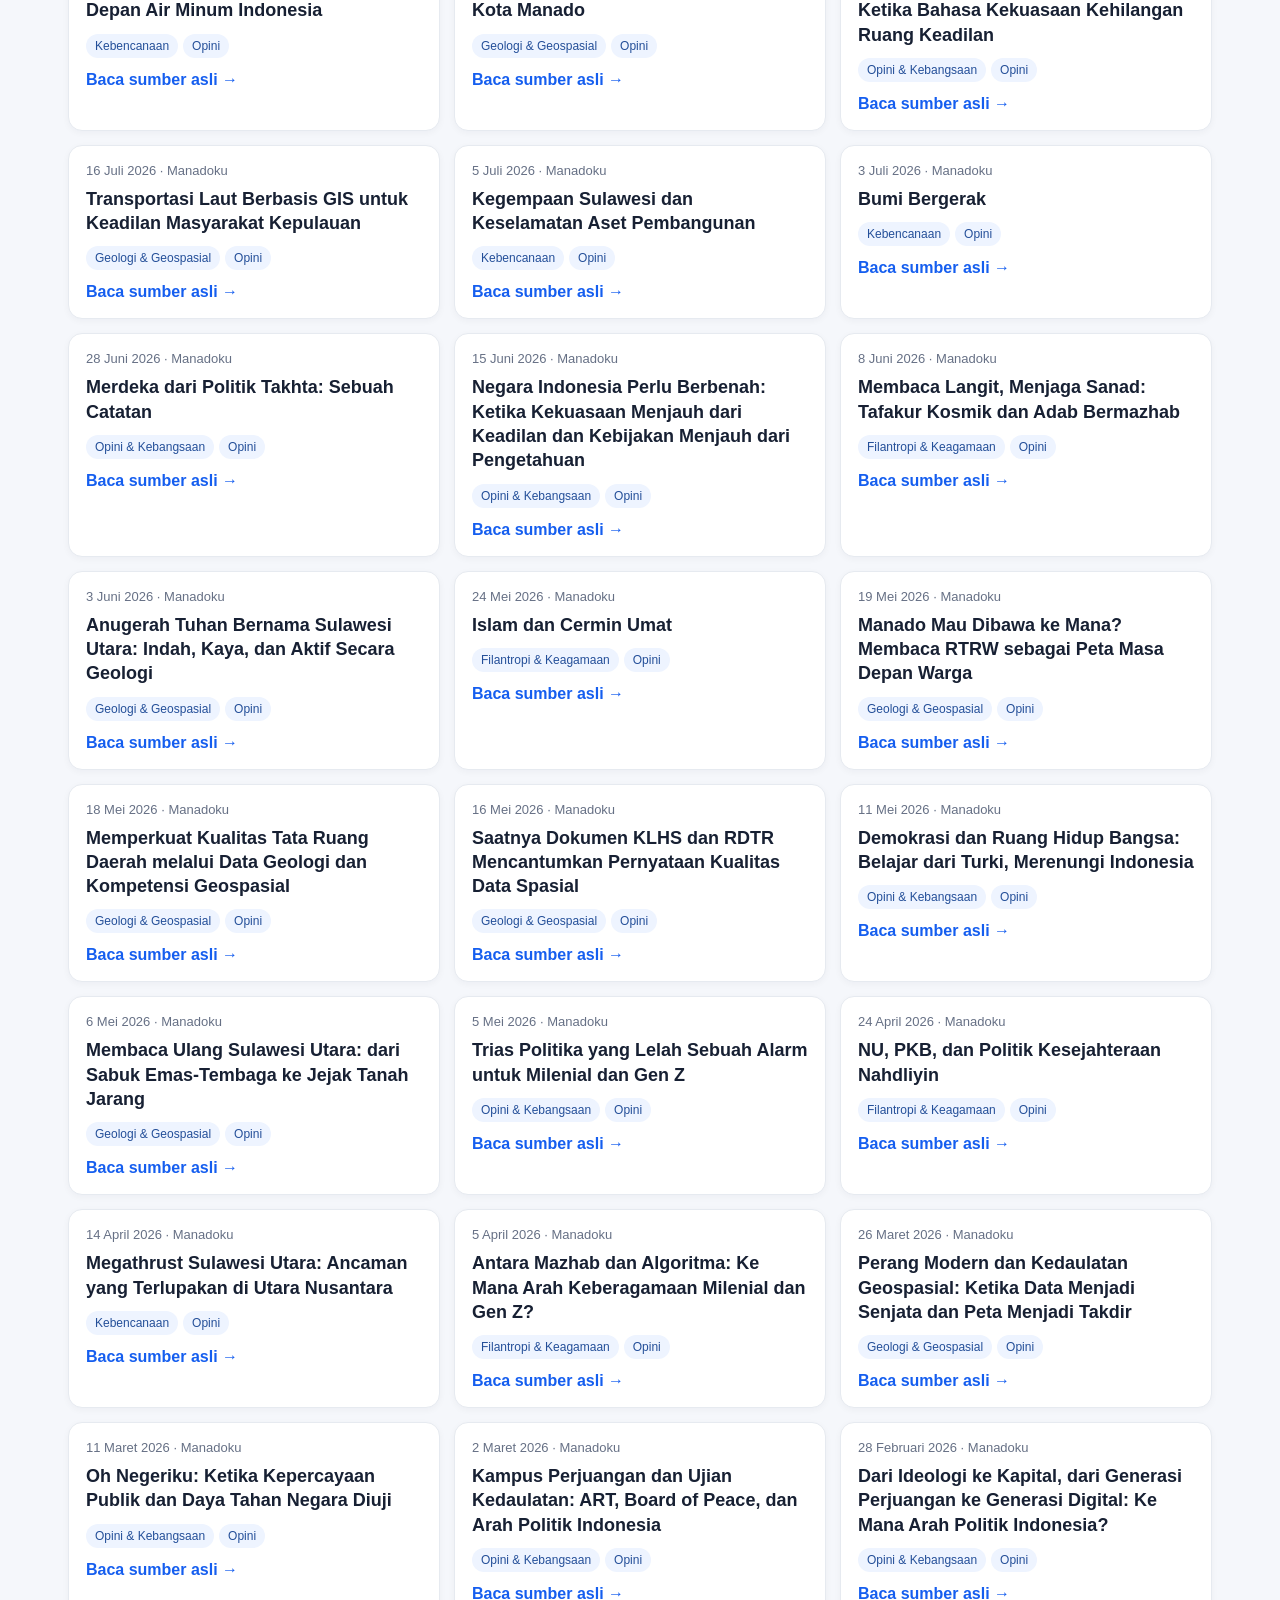
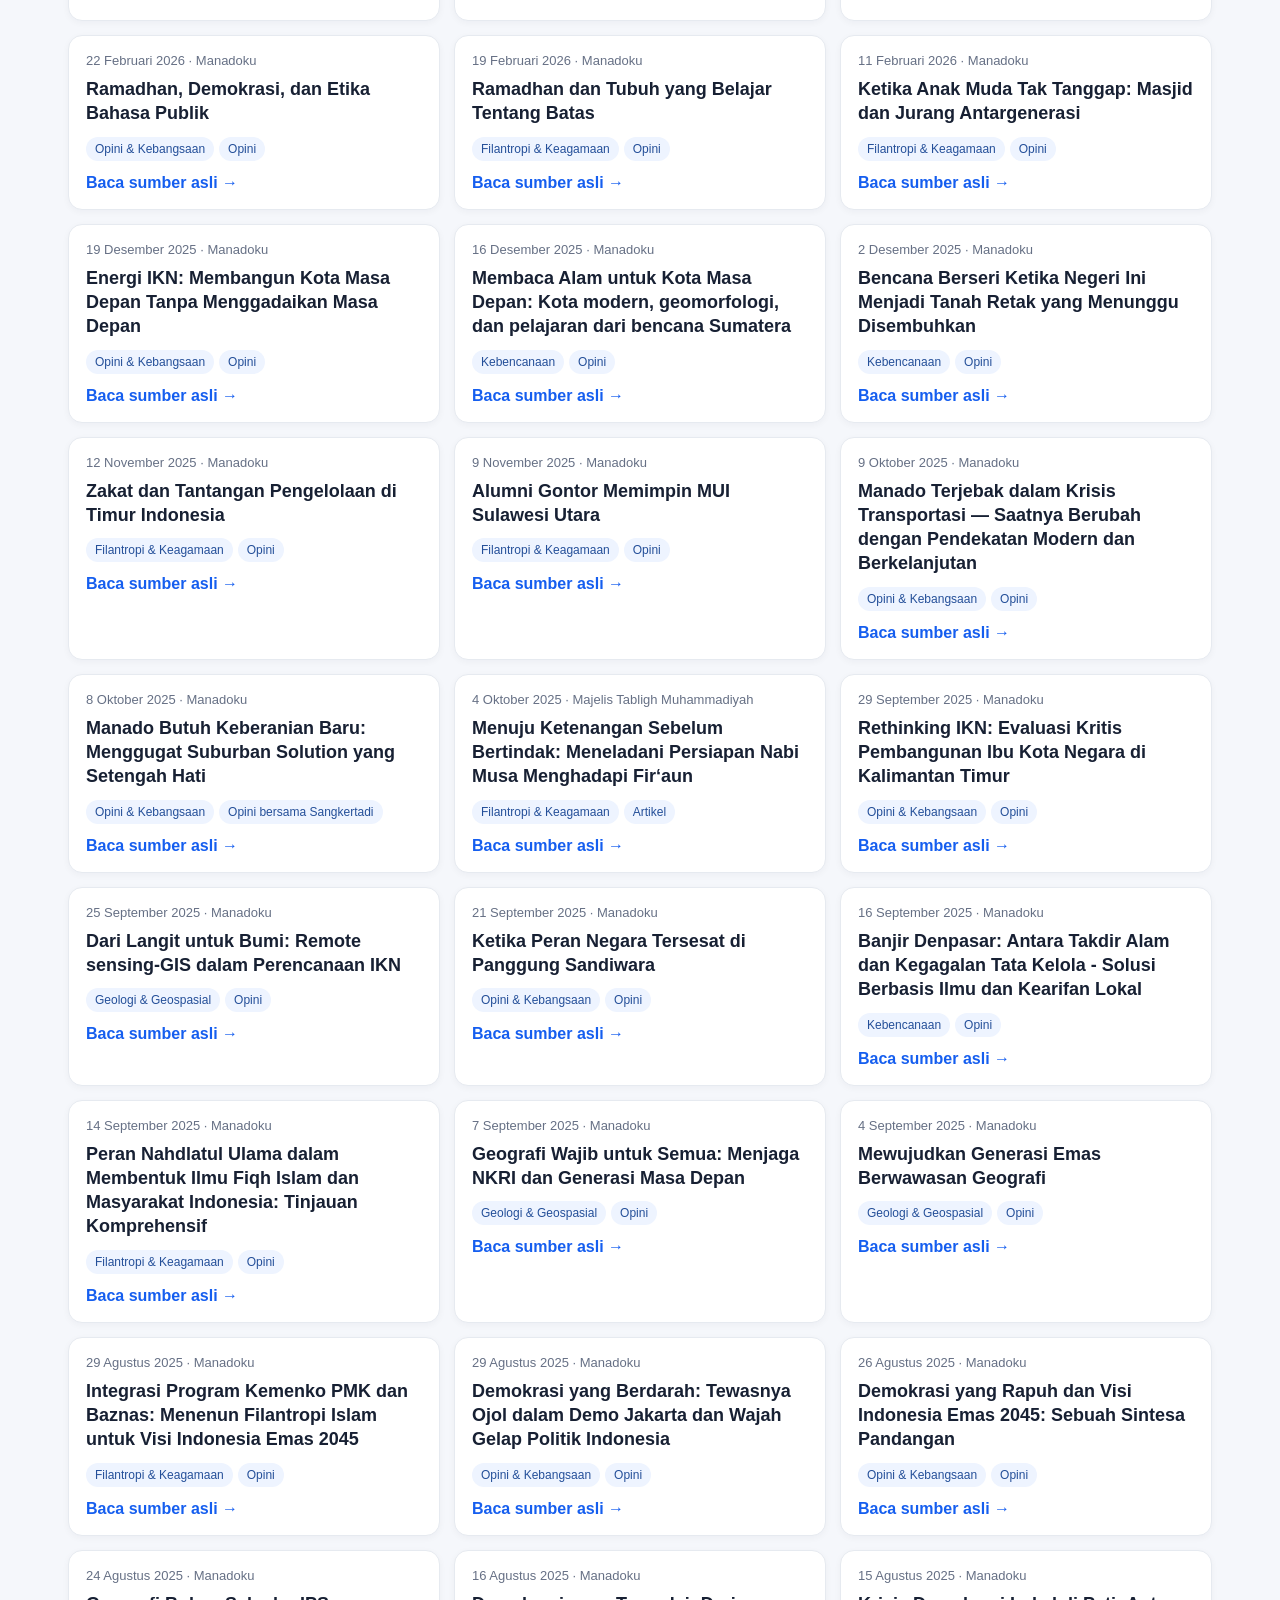
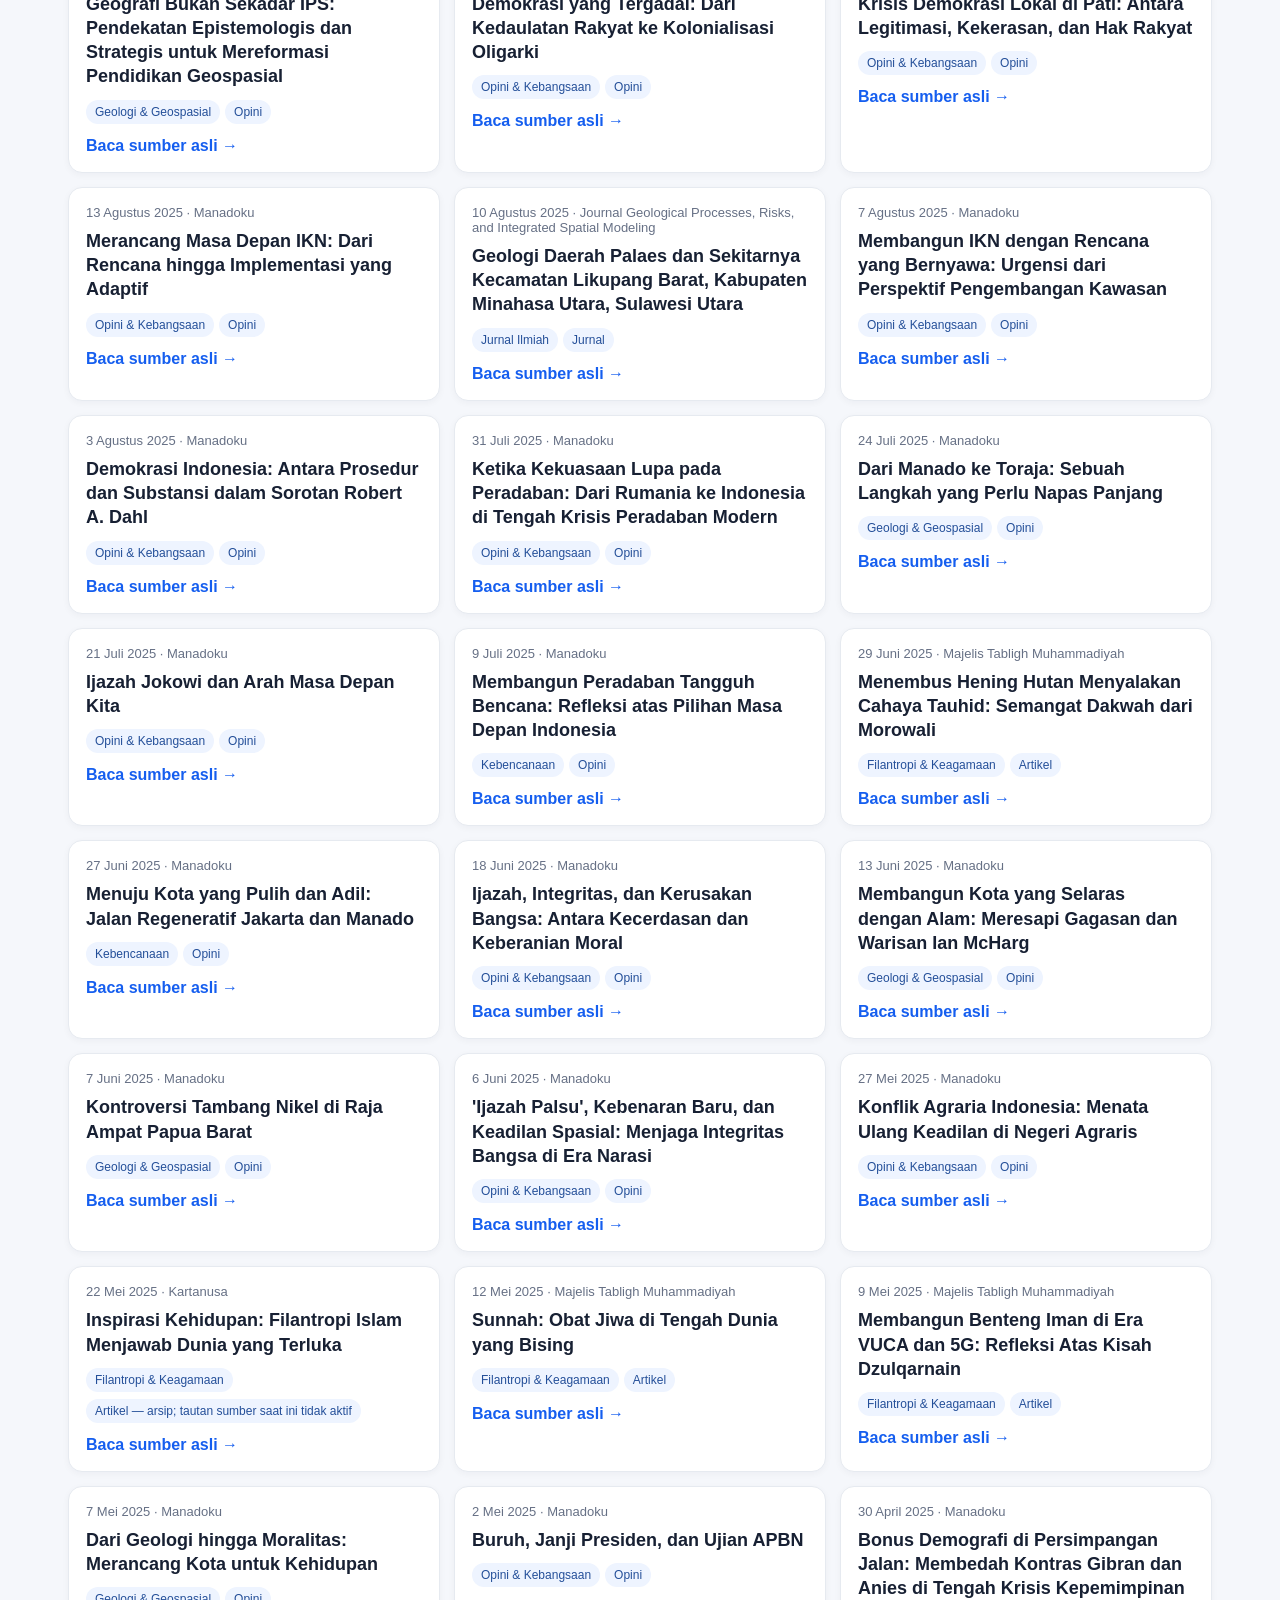
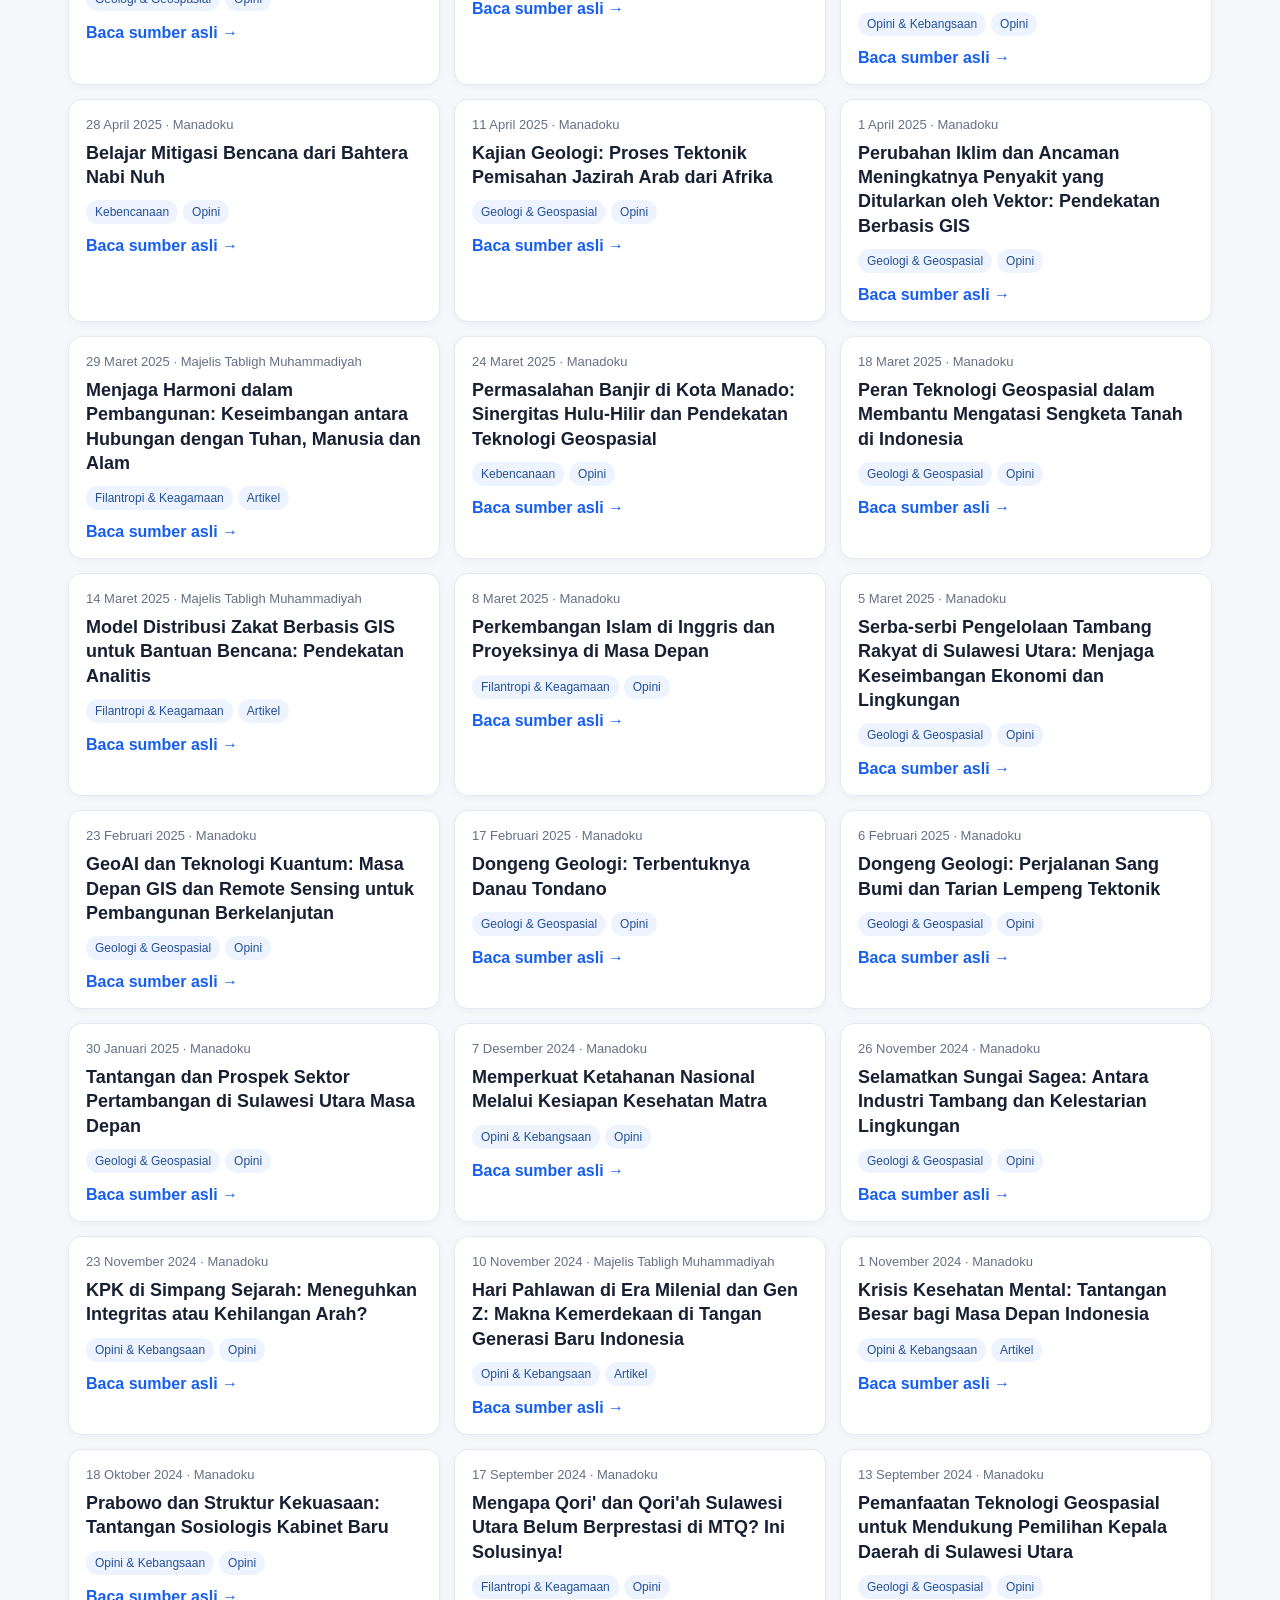
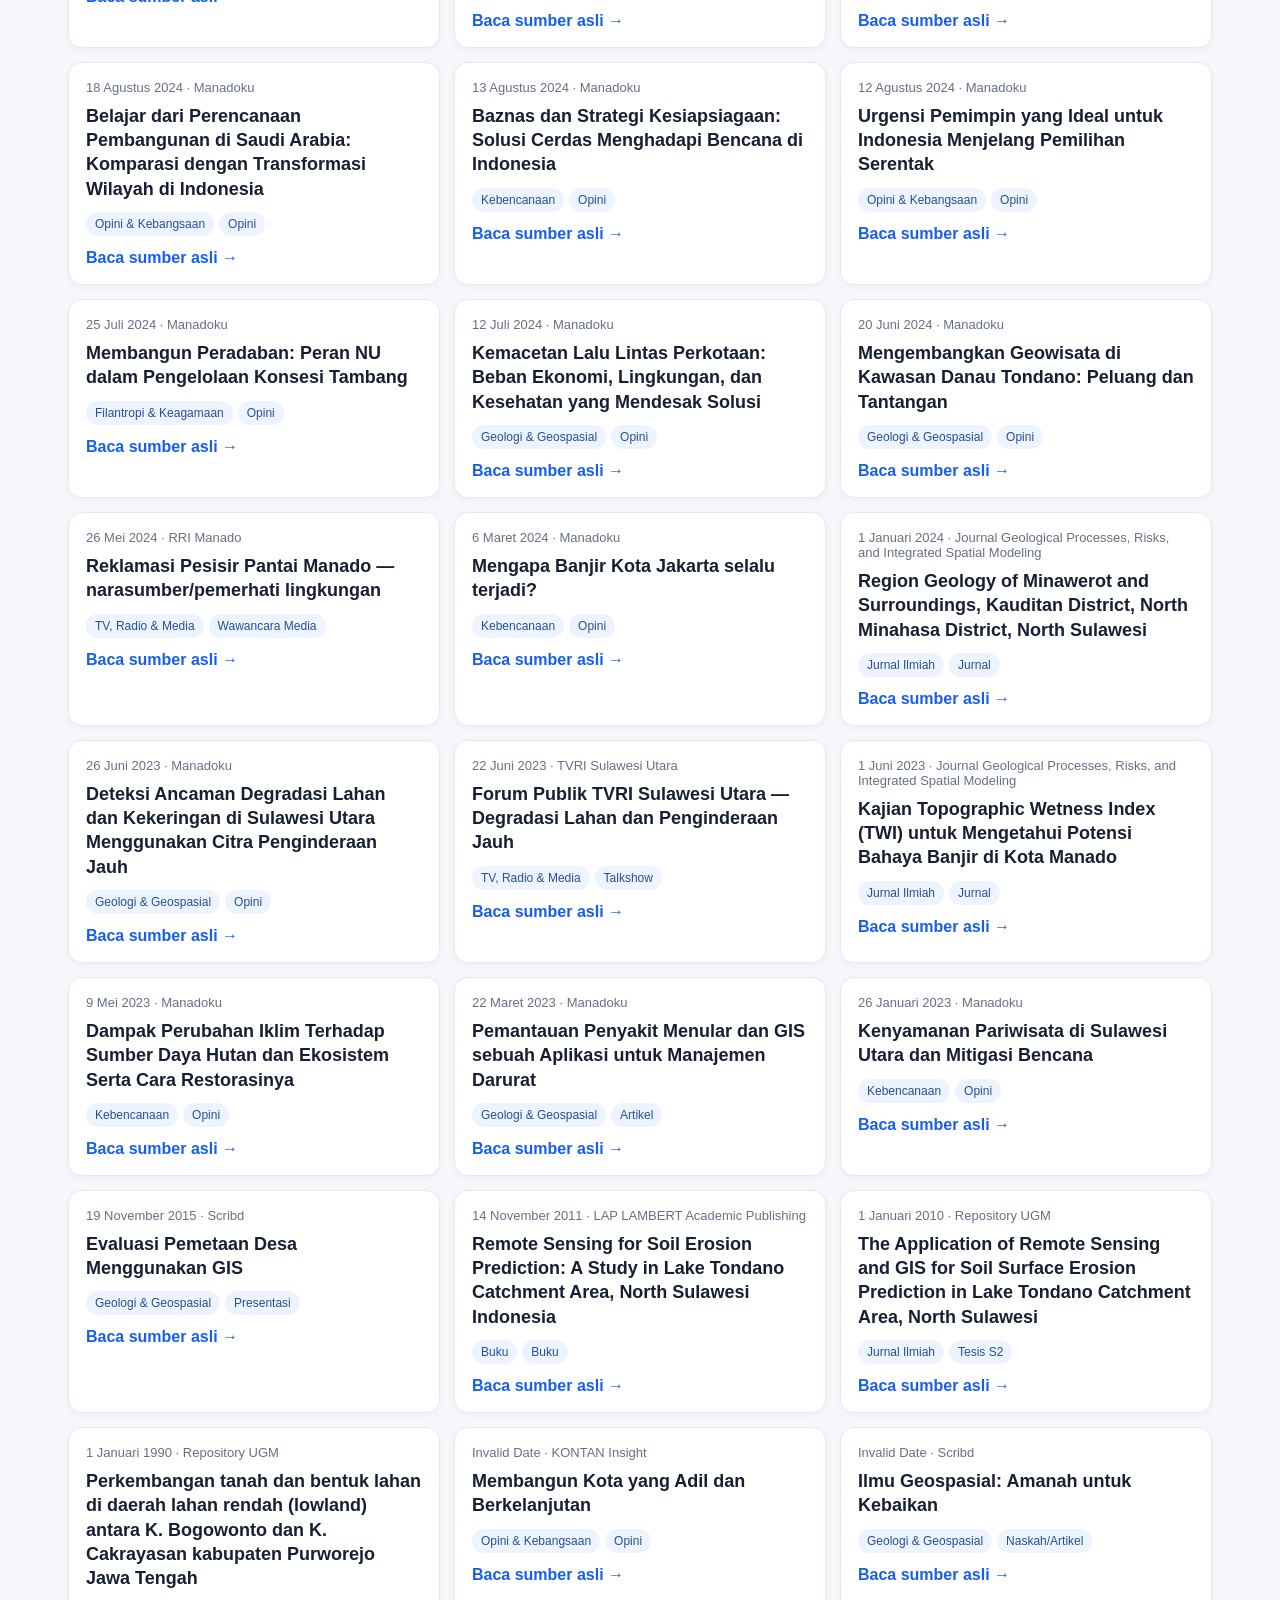
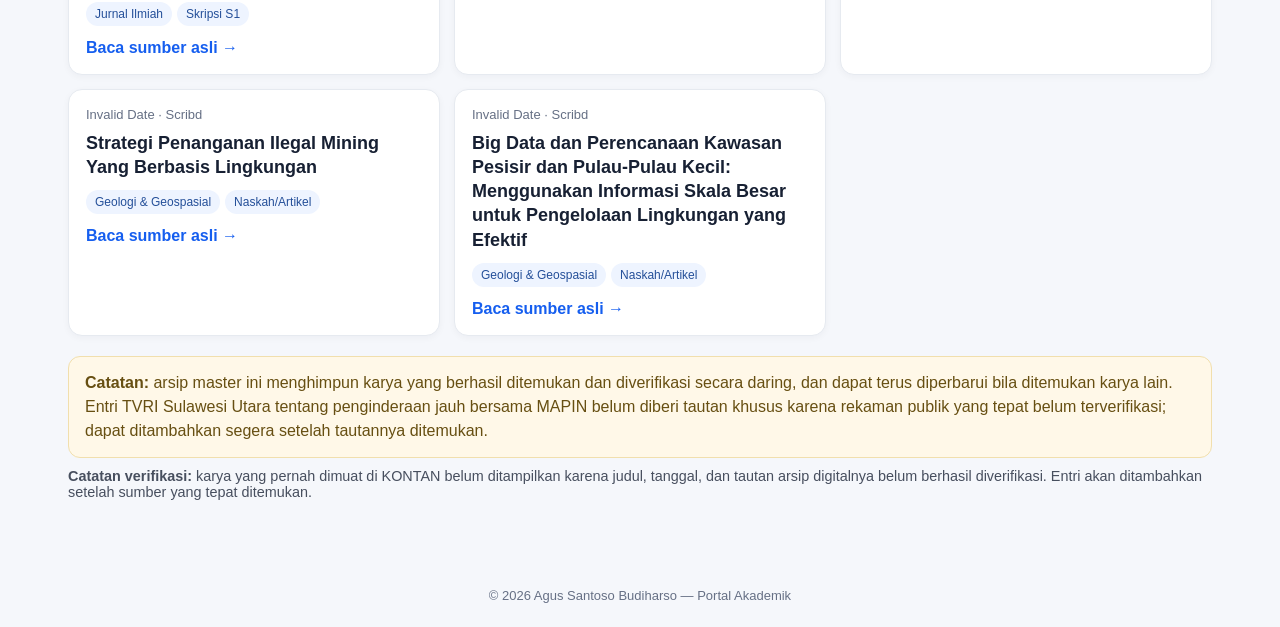
<file: docs/tulisan_cadangan.html>
<!doctype html><html lang="id"><head><meta charset="utf-8"><meta name="viewport" content="width=device-width,initial-scale=1">
<title>Tulisan & Publikasi | Agus Santoso Budiharso</title>
<style>
:root{--bg:#f5f7fb;--card:#fff;--text:#172033;--muted:#667085;--line:#e6eaf0;--accent:#155eef}
*{box-sizing:border-box}body{margin:0;font-family:Arial,Helvetica,sans-serif;background:var(--bg);color:var(--text)}
header{background:#0f2747;color:#fff;padding:28px 18px}.wrap{max-width:1180px;margin:auto}header h1{margin:0 0 8px;font-size:30px}header p{margin:0;color:#d8e4f5;line-height:1.55}
nav{background:#fff;border-bottom:1px solid var(--line);position:sticky;top:0;z-index:5}nav .wrap{display:flex;gap:18px;padding:12px 18px;flex-wrap:wrap}nav a{color:#17324d;text-decoration:none;font-weight:700}
main{padding:24px 18px 50px}.tools{background:#fff;border:1px solid var(--line);border-radius:14px;padding:16px;margin-bottom:18px}
input,select{padding:11px 12px;border:1px solid #ccd5e1;border-radius:9px;font-size:15px;background:#fff}input{width:min(100%,430px)}.row{display:flex;gap:10px;flex-wrap:wrap;align-items:center;margin-top:12px}
.stats{margin:14px 0;color:var(--muted);font-weight:700}.grid{display:grid;grid-template-columns:repeat(auto-fit,minmax(300px,1fr));gap:14px}
.card{background:var(--card);border:1px solid var(--line);border-radius:14px;padding:17px;box-shadow:0 2px 7px rgba(20,30,50,.04)}
.meta{font-size:13px;color:var(--muted);margin-bottom:9px}.card h2{font-size:18px;line-height:1.35;margin:0 0 11px}.badge{display:inline-block;background:#eef4ff;color:#244f99;border-radius:999px;padding:5px 9px;font-size:12px;margin:0 5px 7px 0}.card a{display:inline-block;margin-top:6px;color:var(--accent);font-weight:700;text-decoration:none}
.note{margin-top:20px;padding:14px 16px;background:#fff8e8;border:1px solid #f1dfad;border-radius:12px;color:#674f12;line-height:1.5}footer{padding:24px 18px;text-align:center;color:var(--muted);font-size:13px}
@media(max-width:600px){header h1{font-size:25px}.grid{grid-template-columns:1fr}}
</style></head><body>
<header><div class="wrap"><h1>Tulisan & Publikasi</h1><p>Arsip karya akademik, buku, tulisan media, video, serta diseminasi keilmuan. Himpunan utama 2023–2026 dilengkapi karya penting sebelumnya. dari jurnal ilmiah, media daring, dan sumber publik yang telah ditemukan dan diverifikasi.</p></div></header>
<nav><div class="wrap"><a href="index.html">Beranda</a><a href="mata-kuliah.html">Mata Kuliah</a><a href="tulisan.html">Tulisan & Publikasi</a></div></nav>
<main class="wrap"><section class="tools">
<input id="q" type="search" placeholder="Cari judul, sumber, atau kata kunci...">
<div class="row"><select id="year"><option value="">Semua tahun</option><option>2026</option><option>2025</option><option>2024</option><option>2023</option><option>2011</option><option>2010</option></select>
<select id="cat"><option value="">Semua kategori</option><option>Buku</option><option>Jurnal Ilmiah</option><option>Geologi & Geospasial</option><option>Kebencanaan</option><option>Filantropi & Keagamaan</option><option>Opini & Kebangsaan</option><option>Video & Media</option><option>TV, Radio & Media</option></select>
<select id="source"><option value="">Semua sumber</option></select></div></section>
<div class="stats" id="stats"></div><section class="grid" id="grid"></section>
<div class="note"><b>Catatan:</b> arsip master ini menghimpun karya yang berhasil ditemukan dan diverifikasi secara daring, dan dapat terus diperbarui bila ditemukan karya lain. Entri TVRI Sulawesi Utara tentang penginderaan jauh bersama MAPIN belum diberi tautan khusus karena rekaman publik yang tepat belum terverifikasi; dapat ditambahkan segera setelah tautannya ditemukan.</div>
<p style="margin-top:10px;font-size:.9rem;opacity:.78"><strong>Catatan verifikasi:</strong> karya yang pernah dimuat di KONTAN belum ditampilkan karena judul, tanggal, dan tautan arsip digitalnya belum berhasil diverifikasi. Entri akan ditambahkan setelah sumber yang tepat ditemukan.</p>
</main><footer>© 2026 Agus Santoso Budiharso — Portal Akademik</footer>
<script>
const DATA=[{"date": "2026-08-31", "year": "2026", "title": "Channel YouTube Agus S. Budiharso — video, kuliah, webinar dan dokumentasi media", "source": "YouTube", "category": "Video & Media", "type": "Channel", "url": "https://www.youtube.com/@agussbudiharso"}, {"date": "2026-08-31", "year": "2026", "title": "Podcast YouTube — Agus Santoso Budiharso", "source": "YouTube", "category": "Video & Media", "type": "Podcast", "url": "https://youtu.be/W04UybsVKL4?si=Y2JNG1iXClw5yX4i"}, {"date": "2026-08-28", "year": "2026", "title": "Dari Rahim Seorang Ibu, Lahir Muhammad SAW: Refleksi tentang Sayidah Aminah, Kemanusiaan dan Perjalanan Hidup", "source": "Manadoku", "category": "Filantropi & Keagamaan", "type": "Opini", "url": "https://manado.pikiran-rakyat.com/ragam/pr-23610416856/dari-rahim-seorang-ibu-lahir-muhammad-saw-refleksi-tentang-sayidah-aminah-kemanusiaan-dan-perjalanan-hidup"}, {"date": "2026-08-25", "year": "2026", "title": "Muktamar NU dan Jalan Khidmah: Membaca Kembali Warisan Kepemimpinan KH Hasyim Asy'ari", "source": "Manadoku", "category": "Filantropi & Keagamaan", "type": "Opini", "url": "https://manado.pikiran-rakyat.com/nasional/pr-23610410928/muktamar-nu-dan-jalan-khidmah-membaca-kembali-warisan-kepemimpinan-kh-hasyim-asyari"}, {"date": "2026-08-24", "year": "2026", "title": "Negeri yang Religius, Mengapa Korupsi Tetap Subur?: Sebuah Renungan Iman, Integritas, dan Amanah Kekuasaan", "source": "Manadoku", "category": "Opini & Kebangsaan", "type": "Opini", "url": "https://manado.pikiran-rakyat.com/ragam/pr-23610410259/negeri-yang-religius-mengapa-korupsi-tetap-subur-sebuah-renungan-iman-integritas-dan-amanah-kekuasaan"}, {"date": "2026-08-23", "year": "2026", "title": "Ketika Hutan Terbakar, Satelit Tidak Berdebat: Saatnya Data Geospasial Memberikan Bukti", "source": "Manadoku", "category": "Geologi & Geospasial", "type": "Opini", "url": "https://manado.pikiran-rakyat.com/nasional/pr-23610408246/ketika-hutan-terbakar-satelit-tidak-berdebat-saatnya-data-geospasial-memberikan-bukti"}, {"date": "2026-08-22", "year": "2026", "title": "Ketika Hukum Menjadi Permainan Kepentingan: Catatan tentang Keadilan, Integritas, dan Ketakutan kepada Allah", "source": "Manadoku", "category": "Opini & Kebangsaan", "type": "Opini", "url": "https://manado.pikiran-rakyat.com/ragam/pr-23610406303/ketika-hukum-menjadi-permainan-kepentingan-catatan-tentang-keadilan-integritas-dan-ketakutan-kepada-allah"}, {"date": "2026-08-21", "year": "2026", "title": "Demokrasi dan Amanah Kekuasaan: Untuk Siapa Kekuasaan Dijalankan?", "source": "Manadoku", "category": "Opini & Kebangsaan", "type": "Opini", "url": "https://manado.pikiran-rakyat.com/ragam/pr-23610404223/demokrasi-dan-amanah-kekuasaan-untuk-siapa-kekuasaan-dijalankan"}, {"date": "2026-08-18", "year": "2026", "title": "Seribu Tambang dan Sebuah Pertanyaan: Uangnya Mengalir ke Mana?", "source": "Manadoku", "category": "Geologi & Geospasial", "type": "Opini", "url": "https://manado.pikiran-rakyat.com/nasional/pr-23610398469/seribu-tambang-dan-sebuah-pertanyaan-uangnya-mengalir-ke-mana"}, {"date": "2026-08-17", "year": "2026", "title": "Negeri di Panggung Ketoprak: 81 Tahun Merdeka, Kapan Rakyat Menjadi Pemilik Cerita?", "source": "Manadoku", "category": "Opini & Kebangsaan", "type": "Opini", "url": "https://manado.pikiran-rakyat.com/ragam/pr-23610396977/negeri-di-panggung-ketoprak-81-tahun-merdeka-kapan-rakyat-menjadi-pemilik-cerita"}, {"date": "2026-08-15", "year": "2026", "title": "Gempa Flores–Maumere 15 Agustus 2026: Membaca Ancaman dari Sesar Naik Busur Belakang Flores", "source": "Manadoku", "category": "Kebencanaan", "type": "Opini", "url": "https://manado.pikiran-rakyat.com/ragam/pr-23610394709/gempa-floresmaumere-15-agustus-2026-membaca-ancaman-dari-sesar-naik-busur-belakang-flores"}, {"date": "2026-08-14", "year": "2026", "title": "Geomedicine: Ketika Tempat Menjadi Bagian dari Persoalan Kesehatan", "source": "Manadoku", "category": "Geologi & Geospasial", "type": "Opini", "url": "https://manado.pikiran-rakyat.com/ragam/pr-23610391576/geomedicine-ketika-tempat-menjadi-bagian-dari-persoalan-kesehatan"}, {"date": "2026-08-13", "year": "2026", "title": "Sekilas tentang Geologi Pulau Nain", "source": "Manadoku", "category": "Geologi & Geospasial", "type": "Opini", "url": "https://manado.pikiran-rakyat.com/ragam/pr-23610389592/sekilas-tentang-geologi-pulau-nain"}, {"date": "2026-08-10", "year": "2026", "title": "Menjaga MBG agar Tidak Terjebak dalam Kebesarannya Sendiri", "source": "Manadoku", "category": "Opini & Kebangsaan", "type": "Opini", "url": "https://manado.pikiran-rakyat.com/nasional/pr-23610385149/menjaga-mbg-agar-tidak-terjebak-dalam-kebesarannya-sendiri"}, {"date": "2026-08-09", "year": "2026", "title": "MBG Masuk Pesantren: Jangan Sampai Maslahat Gizi Lahirkan Mudarat Tata Kelola", "source": "Manadoku", "category": "Filantropi & Keagamaan", "type": "Opini", "url": "https://manado.pikiran-rakyat.com/nasional/pr-23610382533/mbg-masuk-pesantren-jangan-sampai-maslahat-gizi-lahirkan-mudarat-tata-kelola?page=all"}, {"date": "2026-08-05", "year": "2026", "title": "El Nino, Perubahan Iklim, dan Masa Depan Air Minum Indonesia", "source": "Manadoku", "category": "Kebencanaan", "type": "Opini", "url": "https://manado.pikiran-rakyat.com/nasional/pr-23610374971/el-nino-perubahan-iklim-dan-masa-depan-air-minum-indonesia"}, {"date": "2026-07-21", "year": "2026", "title": "Perlu Simulasi dalam Pembangunan Kota Manado", "source": "Manadoku", "category": "Geologi & Geospasial", "type": "Opini", "url": "https://manado.pikiran-rakyat.com/manadoku/pr-23610345733/perlu-simulasi-dalam-pembangunan-kota-manado?page=all"}, {"date": "2026-07-19", "year": "2026", "title": "'Kalau Beras Mahal, Tanam Sendiri': Ketika Bahasa Kekuasaan Kehilangan Ruang Keadilan", "source": "Manadoku", "category": "Opini & Kebangsaan", "type": "Opini", "url": "https://manado.pikiran-rakyat.com/nasional/pr-23610342314/kalau-beras-mahal-tanam-sendiri-ketika-bahasa-kekuasaan-kehilangan-ruang-keadilan?page=all"}, {"date": "2026-07-16", "year": "2026", "title": "Transportasi Laut Berbasis GIS untuk Keadilan Masyarakat Kepulauan", "source": "Manadoku", "category": "Geologi & Geospasial", "type": "Opini", "url": "https://manado.pikiran-rakyat.com/ragam/pr-23610337374/transportasi-laut-berbasis-gis-untuk-keadilan-masyarakat-kepulauan"}, {"date": "2026-07-05", "year": "2026", "title": "Kegempaan Sulawesi dan Keselamatan Aset Pembangunan", "source": "Manadoku", "category": "Kebencanaan", "type": "Opini", "url": "https://manado.pikiran-rakyat.com/manadoku/pr-23610314201/kegempaan-sulawesi-dan-keselamatan-aset-pembangunan"}, {"date": "2026-07-03", "year": "2026", "title": "Bumi Bergerak", "source": "Manadoku", "category": "Kebencanaan", "type": "Opini", "url": "https://manado.pikiran-rakyat.com/ragam/pr-23610311261/bumi-bergerak"}, {"date": "2026-06-28", "year": "2026", "title": "Merdeka dari Politik Takhta: Sebuah Catatan", "source": "Manadoku", "category": "Opini & Kebangsaan", "type": "Opini", "url": "https://manado.pikiran-rakyat.com/ragam/pr-23610298676/merdeka-dari-politik-takhta-sebuah-catatan"}, {"date": "2026-06-15", "year": "2026", "title": "Negara Indonesia Perlu Berbenah: Ketika Kekuasaan Menjauh dari Keadilan dan Kebijakan Menjauh dari Pengetahuan", "source": "Manadoku", "category": "Opini & Kebangsaan", "type": "Opini", "url": "https://manado.pikiran-rakyat.com/nasional/pr-23610272147/negara-indonesia-perlu-berbenah-ketika-kekuasaan-menjauh-dari-keadilan-dan-kebijakan-menjauh-dari-pengetahuan?page=all"}, {"date": "2026-06-08", "year": "2026", "title": "Membaca Langit, Menjaga Sanad: Tafakur Kosmik dan Adab Bermazhab", "source": "Manadoku", "category": "Filantropi & Keagamaan", "type": "Opini", "url": "https://manado.pikiran-rakyat.com/ragam/pr-23610258046/membaca-langit-menjaga-sanad-tafakur-kosmik-dan-adab-bermazhab"}, {"date": "2026-06-03", "year": "2026", "title": "Anugerah Tuhan Bernama Sulawesi Utara: Indah, Kaya, dan Aktif Secara Geologi", "source": "Manadoku", "category": "Geologi & Geospasial", "type": "Opini", "url": "https://manado.pikiran-rakyat.com/sulut/pr-23610247223/anugerah-tuhan-bernama-sulawesi-utara-indah-kaya-dan-aktif-secara-geologi"}, {"date": "2026-05-24", "year": "2026", "title": "Islam dan Cermin Umat", "source": "Manadoku", "category": "Filantropi & Keagamaan", "type": "Opini", "url": "https://manado.pikiran-rakyat.com/ragam/amp/pr-23610227188/islam-dan-cermin-umat"}, {"date": "2026-05-19", "year": "2026", "title": "Manado Mau Dibawa ke Mana? Membaca RTRW sebagai Peta Masa Depan Warga", "source": "Manadoku", "category": "Geologi & Geospasial", "type": "Opini", "url": "https://manado.pikiran-rakyat.com/manadoku/pr-23610215992/manado-mau-dibawa-ke-mana-membaca-rtrw-sebagai-peta-masa-depan-warga"}, {"date": "2026-05-18", "year": "2026", "title": "Memperkuat Kualitas Tata Ruang Daerah melalui Data Geologi dan Kompetensi Geospasial", "source": "Manadoku", "category": "Geologi & Geospasial", "type": "Opini", "url": "https://manado.pikiran-rakyat.com/nasional/pr-23610213140/memperkuat-kualitas-tata-ruang-daerah-melalui-data-geologi-dan-kompetensi-geospasial"}, {"date": "2026-05-16", "year": "2026", "title": "Saatnya Dokumen KLHS dan RDTR Mencantumkan Pernyataan Kualitas Data Spasial", "source": "Manadoku", "category": "Geologi & Geospasial", "type": "Opini", "url": "https://manado.pikiran-rakyat.com/nasional/pr-23610209939/saatnya-dokumen-klhs-dan-rdtr-mencantumkan-pernyataan-kualitas-data-spasial"}, {"date": "2026-05-11", "year": "2026", "title": "Demokrasi dan Ruang Hidup Bangsa: Belajar dari Turki, Merenungi Indonesia", "source": "Manadoku", "category": "Opini & Kebangsaan", "type": "Opini", "url": "https://manado.pikiran-rakyat.com/nasional/pr-23610200048/demokrasi-dan-ruang-hidup-bangsa-belajar-dari-turki-merenungi-indonesia"}, {"date": "2026-05-06", "year": "2026", "title": "Membaca Ulang Sulawesi Utara: dari Sabuk Emas-Tembaga ke Jejak Tanah Jarang", "source": "Manadoku", "category": "Geologi & Geospasial", "type": "Opini", "url": "https://manado.pikiran-rakyat.com/sulut/pr-23610189451/membaca-ulang-sulawesi-utara-dari-sabuk-emas-tembaga-ke-jejak-tanah-jarang"}, {"date": "2026-05-05", "year": "2026", "title": "Trias Politika yang Lelah Sebuah Alarm untuk Milenial dan Gen Z", "source": "Manadoku", "category": "Opini & Kebangsaan", "type": "Opini", "url": "https://manado.pikiran-rakyat.com/ragam/pr-23610188454/trias-politika-yang-lelah-sebuah-alarm-untuk-milenial-dan-gen-z?page=all"}, {"date": "2026-04-24", "year": "2026", "title": "NU, PKB, dan Politik Kesejahteraan Nahdliyin", "source": "Manadoku", "category": "Filantropi & Keagamaan", "type": "Opini", "url": "https://manado.pikiran-rakyat.com/nasional/pr-23610162079/nu-pkb-dan-politik-kesejahteraan-nahdliyin"}, {"date": "2026-04-14", "year": "2026", "title": "Megathrust Sulawesi Utara: Ancaman yang Terlupakan di Utara Nusantara", "source": "Manadoku", "category": "Kebencanaan", "type": "Opini", "url": "https://manado.pikiran-rakyat.com/sulut/pr-23610140090/megathrust-sulawesi-utara-ancaman-yang-terlupakan-di-utara-nusantara"}, {"date": "2026-04-05", "year": "2026", "title": "Antara Mazhab dan Algoritma: Ke Mana Arah Keberagamaan Milenial dan Gen Z?", "source": "Manadoku", "category": "Filantropi & Keagamaan", "type": "Opini", "url": "https://manado.pikiran-rakyat.com/nasional/amp/pr-23610121222/antara-mazhab-dan-algoritma-ke-mana-arah-keberagamaan-milenial-dan-gen-z"}, {"date": "2026-03-26", "year": "2026", "title": "Perang Modern dan Kedaulatan Geospasial: Ketika Data Menjadi Senjata dan Peta Menjadi Takdir", "source": "Manadoku", "category": "Geologi & Geospasial", "type": "Opini", "url": "https://manado.pikiran-rakyat.com/nasional/pr-23610098950/perang-modern-dan-kedaulatan-geospasial-ketika-data-menjadi-senjata-dan-peta-menjadi-takdir"}, {"date": "2026-03-11", "year": "2026", "title": "Oh Negeriku: Ketika Kepercayaan Publik dan Daya Tahan Negara Diuji", "source": "Manadoku", "category": "Opini & Kebangsaan", "type": "Opini", "url": "https://manado.pikiran-rakyat.com/nasional/pr-23610070797/oh-negeriku-ketika-kepercayaan-publik-dan-daya-tahan-negara-diuji"}, {"date": "2026-03-02", "year": "2026", "title": "Kampus Perjuangan dan Ujian Kedaulatan: ART, Board of Peace, dan Arah Politik Indonesia", "source": "Manadoku", "category": "Opini & Kebangsaan", "type": "Opini", "url": "https://manado.pikiran-rakyat.com/sulut/pr-23610048445/kampus-perjuangan-dan-ujian-kedaulatan-art-board-of-peace-dan-arah-politik-indonesia"}, {"date": "2026-02-28", "year": "2026", "title": "Dari Ideologi ke Kapital, dari Generasi Perjuangan ke Generasi Digital: Ke Mana Arah Politik Indonesia?", "source": "Manadoku", "category": "Opini & Kebangsaan", "type": "Opini", "url": "https://manado.pikiran-rakyat.com/ragam/pr-23610043340/dari-ideologi-ke-kapital-dari-generasi-perjuangan-ke-generasi-digital-ke-mana-arah-politik-indonesia"}, {"date": "2026-02-22", "year": "2026", "title": "Ramadhan, Demokrasi, dan Etika Bahasa Publik", "source": "Manadoku", "category": "Opini & Kebangsaan", "type": "Opini", "url": "https://manado.pikiran-rakyat.com/ragam/pr-23610026859/ramadhan-demokrasi-dan-etika-bahasa-publik"}, {"date": "2026-02-19", "year": "2026", "title": "Ramadhan dan Tubuh yang Belajar Tentang Batas", "source": "Manadoku", "category": "Filantropi & Keagamaan", "type": "Opini", "url": "https://manado.pikiran-rakyat.com/ragam/pr-23610018379/ramadhan-dan-tubuh-yang-belajar-tentang-batas"}, {"date": "2026-02-11", "year": "2026", "title": "Ketika Anak Muda Tak Tanggap: Masjid dan Jurang Antargenerasi", "source": "Manadoku", "category": "Filantropi & Keagamaan", "type": "Opini", "url": "https://manado.pikiran-rakyat.com/ragam/pr-23610000220/ketika-anak-muda-tak-tanggap-masjid-dan-jurang-antargenerasi"}, {"date": "2025-12-19", "year": "2025", "title": "Energi IKN: Membangun Kota Masa Depan Tanpa Menggadaikan Masa Depan", "source": "Manadoku", "category": "Opini & Kebangsaan", "type": "Opini", "url": "https://manado.pikiran-rakyat.com/nasional/pr-2369874332/energi-ikn-membangun-kota-masa-depan-tanpa-menggadaikan-masa-depan"}, {"date": "2025-12-16", "year": "2025", "title": "Membaca Alam untuk Kota Masa Depan: Kota modern, geomorfologi, dan pelajaran dari bencana Sumatera", "source": "Manadoku", "category": "Kebencanaan", "type": "Opini", "url": "https://manado.pikiran-rakyat.com/nasional/pr-2369867191/membaca-alam-untuk-kota-masa-depan-kota-modern-geomorfologi-dan-pelajaran-dari-bencana-sumatera"}, {"date": "2025-12-02", "year": "2025", "title": "Bencana Berseri Ketika Negeri Ini Menjadi Tanah Retak yang Menunggu Disembuhkan", "source": "Manadoku", "category": "Kebencanaan", "type": "Opini", "url": "https://manado.pikiran-rakyat.com/ragam/pr-2369835119/bencana-berseri-ketika-negeri-ini-menjadi-tanah-retak-yang-menunggu-disembuhkan"}, {"date": "2025-11-12", "year": "2025", "title": "Zakat dan Tantangan Pengelolaan di Timur Indonesia", "source": "Manadoku", "category": "Filantropi & Keagamaan", "type": "Opini", "url": "https://manado.pikiran-rakyat.com/nasional/pr-2369786870/zakat-dan-tantangan-pengelolaan-di-timur-indonesia"}, {"date": "2025-11-09", "year": "2025", "title": "Alumni Gontor Memimpin MUI Sulawesi Utara", "source": "Manadoku", "category": "Filantropi & Keagamaan", "type": "Opini", "url": "https://manado.pikiran-rakyat.com/sulut/pr-2369779617/alumni-gontor-memimpin-mui-sulawesi-utara"}, {"date": "2025-10-09", "year": "2025", "title": "Manado Terjebak dalam Krisis Transportasi — Saatnya Berubah dengan Pendekatan Modern dan Berkelanjutan", "source": "Manadoku", "category": "Opini & Kebangsaan", "type": "Opini", "url": "https://manado.pikiran-rakyat.com/manadoku/pr-2369706935/manado-terjebak-dalam-krisis-transportasi-saatnya-berubah-dengan-pendekatan-modern-dan-berkelanjutan"}, {"date": "2025-10-08", "year": "2025", "title": "Manado Butuh Keberanian Baru: Menggugat Suburban Solution yang Setengah Hati", "source": "Manadoku", "category": "Opini & Kebangsaan", "type": "Opini bersama Sangkertadi", "url": "https://manado.pikiran-rakyat.com/manadoku/pr-2369704146/manado-butuh-keberanian-baru-menggugat-suburban-solution-yang-setengah-hati"}, {"date": "2025-10-04", "year": "2025", "title": "Menuju Ketenangan Sebelum Bertindak: Meneladani Persiapan Nabi Musa Menghadapi Fir‘aun", "source": "Majelis Tabligh Muhammadiyah", "category": "Filantropi & Keagamaan", "type": "Artikel", "url": "https://majelistabligh.id/menuju-ketenangan-sebelum-bertindak-meneladani-persiapan-nabi-musa-menghadapi-firaun/"}, {"date": "2025-09-29", "year": "2025", "title": "Rethinking IKN: Evaluasi Kritis Pembangunan Ibu Kota Negara di Kalimantan Timur", "source": "Manadoku", "category": "Opini & Kebangsaan", "type": "Opini", "url": "https://manado.pikiran-rakyat.com/nasional/pr-2369682567/rethinking-ikn-evaluasi-kritis-pembangunan-ibu-kota-negara-di-kalimantan-timur"}, {"date": "2025-09-25", "year": "2025", "title": "Dari Langit untuk Bumi: Remote sensing-GIS dalam Perencanaan IKN", "source": "Manadoku", "category": "Geologi & Geospasial", "type": "Opini", "url": "https://manado.pikiran-rakyat.com/nasional/pr-2369672664/dari-langit-untuk-bumi-remote-sensing-gis-dalam-perencanaan-ikn"}, {"date": "2025-09-21", "year": "2025", "title": "Ketika Peran Negara Tersesat di Panggung Sandiwara", "source": "Manadoku", "category": "Opini & Kebangsaan", "type": "Opini", "url": "https://manado.pikiran-rakyat.com/nasional/pr-2369663188/ketika-peran-negara-tersesat-di-panggung-sandiwara"}, {"date": "2025-09-16", "year": "2025", "title": "Banjir Denpasar: Antara Takdir Alam dan Kegagalan Tata Kelola - Solusi Berbasis Ilmu dan Kearifan Lokal", "source": "Manadoku", "category": "Kebencanaan", "type": "Opini", "url": "https://manado.pikiran-rakyat.com/nasional/pr-2369650557/banjir-denpasar-antara-takdir-alam-dan-kegagalan-tata-kelola-solusi-berbasis-ilmu-dan-kearifan-lokal?page=all"}, {"date": "2025-09-14", "year": "2025", "title": "Peran Nahdlatul Ulama dalam Membentuk Ilmu Fiqh Islam dan Masyarakat Indonesia: Tinjauan Komprehensif", "source": "Manadoku", "category": "Filantropi & Keagamaan", "type": "Opini", "url": "https://manado.pikiran-rakyat.com/nasional/pr-2369646573/peran-nahdlatul-ulama-dalam-membentuk-ilmu-fiqh-islam-dan-masyarakat-indonesia-tinjauan-komprehensif"}, {"date": "2025-09-07", "year": "2025", "title": "Geografi Wajib untuk Semua: Menjaga NKRI dan Generasi Masa Depan", "source": "Manadoku", "category": "Geologi & Geospasial", "type": "Opini", "url": "https://manado.pikiran-rakyat.com/nasional/pr-2369629967/geografi-wajib-untuk-semua-menjaga-nkri-dan-generasi-masa-depan"}, {"date": "2025-09-04", "year": "2025", "title": "Mewujudkan Generasi Emas Berwawasan Geografi", "source": "Manadoku", "category": "Geologi & Geospasial", "type": "Opini", "url": "https://manado.pikiran-rakyat.com/ragam/pr-2369624789/mewujudkan-generasi-emas-berwawasan-geografi"}, {"date": "2025-08-29", "year": "2025", "title": "Integrasi Program Kemenko PMK dan Baznas: Menenun Filantropi Islam untuk Visi Indonesia Emas 2045", "source": "Manadoku", "category": "Filantropi & Keagamaan", "type": "Opini", "url": "https://manado.pikiran-rakyat.com/nasional/pr-2369607864/integrasi-program-kemenko-pmk-dan-baznas-menenun-filantropi-islam-untuk-visi-indonesia-emas-2045"}, {"date": "2025-08-29", "year": "2025", "title": "Demokrasi yang Berdarah: Tewasnya Ojol dalam Demo Jakarta dan Wajah Gelap Politik Indonesia", "source": "Manadoku", "category": "Opini & Kebangsaan", "type": "Opini", "url": "https://manado.pikiran-rakyat.com/nasional/pr-2369608931/demokrasi-yang-berdarah-tewasnya-ojol-dalam-demo-jakarta-dan-wajah-gelap-politik-indonesia"}, {"date": "2025-08-26", "year": "2025", "title": "Demokrasi yang Rapuh dan Visi Indonesia Emas 2045: Sebuah Sintesa Pandangan", "source": "Manadoku", "category": "Opini & Kebangsaan", "type": "Opini", "url": "https://manado.pikiran-rakyat.com/nasional/pr-2369601028/demokrasi-yang-rapuh-dan-visi-indonesia-emas-2045-sebuah-sintesa-pandangan?page=all"}, {"date": "2025-08-24", "year": "2025", "title": "Geografi Bukan Sekadar IPS: Pendekatan Epistemologis dan Strategis untuk Mereformasi Pendidikan Geospasial", "source": "Manadoku", "category": "Geologi & Geospasial", "type": "Opini", "url": "https://manado.pikiran-rakyat.com/ragam/pr-2369596055/geografi-bukan-sekadar-ips-pendekatan-epistemologis-dan-strategis-untuk-mereformasi-pendidikan-geospasial?page=all"}, {"date": "2025-08-16", "year": "2025", "title": "Demokrasi yang Tergadai: Dari Kedaulatan Rakyat ke Kolonialisasi Oligarki", "source": "Manadoku", "category": "Opini & Kebangsaan", "type": "Opini", "url": "https://manado.pikiran-rakyat.com/nasional/pr-2369576719/demokrasi-yang-tergadai-dari-kedaulatan-rakyat-ke-kolonialisasi-oligarki"}, {"date": "2025-08-15", "year": "2025", "title": "Krisis Demokrasi Lokal di Pati: Antara Legitimasi, Kekerasan, dan Hak Rakyat", "source": "Manadoku", "category": "Opini & Kebangsaan", "type": "Opini", "url": "https://manado.pikiran-rakyat.com/nasional/pr-2369574402/krisis-demokrasi-lokal-di-pati-antara-legitimasi-kekerasan-dan-hak-rakyat"}, {"date": "2025-08-13", "year": "2025", "title": "Merancang Masa Depan IKN: Dari Rencana hingga Implementasi yang Adaptif", "source": "Manadoku", "category": "Opini & Kebangsaan", "type": "Opini", "url": "https://manado.pikiran-rakyat.com/nasional/pr-2369570747/merancang-masa-depan-ikn-dari-rencana-hingga-implementasi-yang-adaptif"}, {"date": "2025-08-10", "year": "2025", "title": "Geologi Daerah Palaes dan Sekitarnya Kecamatan Likupang Barat, Kabupaten Minahasa Utara, Sulawesi Utara", "source": "Journal Geological Processes, Risks, and Integrated Spatial Modeling", "category": "Jurnal Ilmiah", "type": "Jurnal", "url": "https://www.jurnal.prisma.ac.id/index.php/jgprism"}, {"date": "2025-08-07", "year": "2025", "title": "Membangun IKN dengan Rencana yang Bernyawa: Urgensi dari Perspektif Pengembangan Kawasan", "source": "Manadoku", "category": "Opini & Kebangsaan", "type": "Opini", "url": "https://manado.pikiran-rakyat.com/nasional/pr-2369554812/membangun-ikn-dengan-rencana-yang-bernyawa-urgensi-dari-perspektif-pengembangan-kawasan"}, {"date": "2025-08-03", "year": "2025", "title": "Demokrasi Indonesia: Antara Prosedur dan Substansi dalam Sorotan Robert A. Dahl", "source": "Manadoku", "category": "Opini & Kebangsaan", "type": "Opini", "url": "https://manado.pikiran-rakyat.com/nasional/pr-2369545309/demokrasi-indonesia-antara-prosedur-dan-substansi-dalam-sorotan-robert-a-dahl?page=all"}, {"date": "2025-07-31", "year": "2025", "title": "Ketika Kekuasaan Lupa pada Peradaban: Dari Rumania ke Indonesia di Tengah Krisis Peradaban Modern", "source": "Manadoku", "category": "Opini & Kebangsaan", "type": "Opini", "url": "https://manado.pikiran-rakyat.com/nasional/pr-2369537174/ketika-kekuasaan-lupa-pada-peradaban-dari-rumania-ke-indonesia-di-tengah-krisis-peradaban-modern"}, {"date": "2025-07-24", "year": "2025", "title": "Dari Manado ke Toraja: Sebuah Langkah yang Perlu Napas Panjang", "source": "Manadoku", "category": "Geologi & Geospasial", "type": "Opini", "url": "https://manado.pikiran-rakyat.com/sulut/pr-2369520138/dari-manado-ke-toraja-sebuah-langkah-yang-perlu-napas-panjang?page=all"}, {"date": "2025-07-21", "year": "2025", "title": "Ijazah Jokowi dan Arah Masa Depan Kita", "source": "Manadoku", "category": "Opini & Kebangsaan", "type": "Opini", "url": "https://manado.pikiran-rakyat.com/nasional/pr-2369513319/ijazah-jokowi-dan-arah-masa-depan-kita?page=all"}, {"date": "2025-07-09", "year": "2025", "title": "Membangun Peradaban Tangguh Bencana: Refleksi atas Pilihan Masa Depan Indonesia", "source": "Manadoku", "category": "Kebencanaan", "type": "Opini", "url": "https://manado.pikiran-rakyat.com/nasional/pr-2369481893/membangun-peradaban-tangguh-bencana-refleksi-atas-pilihan-masa-depan-indonesia"}, {"date": "2025-06-29", "year": "2025", "title": "Menembus Hening Hutan Menyalakan Cahaya Tauhid: Semangat Dakwah dari Morowali", "source": "Majelis Tabligh Muhammadiyah", "category": "Filantropi & Keagamaan", "type": "Artikel", "url": "https://majelistabligh.id/menembus-hening-hutan-menyalakan-cahaya-tauhid-semangat-dakwah-dari-morowali/"}, {"date": "2025-06-27", "year": "2025", "title": "Menuju Kota yang Pulih dan Adil: Jalan Regeneratif Jakarta dan Manado", "source": "Manadoku", "category": "Kebencanaan", "type": "Opini", "url": "https://manado.pikiran-rakyat.com/manadoku/pr-2369450215/menuju-kota-yang-pulih-dan-adil-jalan-regeneratif-jakarta-dan-manado?page=all"}, {"date": "2025-06-18", "year": "2025", "title": "Ijazah, Integritas, dan Kerusakan Bangsa: Antara Kecerdasan dan Keberanian Moral", "source": "Manadoku", "category": "Opini & Kebangsaan", "type": "Opini", "url": "https://manado.pikiran-rakyat.com/nasional/pr-2369426644/ijazah-integritas-dan-kerusakan-bangsa-antara-kecerdasan-dan-keberanian-moral?page=all"}, {"date": "2025-06-13", "year": "2025", "title": "Membangun Kota yang Selaras dengan Alam: Meresapi Gagasan dan Warisan Ian McHarg", "source": "Manadoku", "category": "Geologi & Geospasial", "type": "Opini", "url": "https://manado.pikiran-rakyat.com/ragam/pr-2369413100/membangun-kota-yang-selaras-dengan-alam-meresapi-gagasan-dan-warisan-ian-mcharg"}, {"date": "2025-06-07", "year": "2025", "title": "Kontroversi Tambang Nikel di Raja Ampat Papua Barat", "source": "Manadoku", "category": "Geologi & Geospasial", "type": "Opini", "url": "https://manado.pikiran-rakyat.com/nasional/pr-2369398509/kontroversi-tambang-nikel-di-raja-ampat-papua-barat"}, {"date": "2025-06-06", "year": "2025", "title": "'Ijazah Palsu', Kebenaran Baru, dan Keadilan Spasial: Menjaga Integritas Bangsa di Era Narasi", "source": "Manadoku", "category": "Opini & Kebangsaan", "type": "Opini", "url": "https://manado.pikiran-rakyat.com/nasional/pr-2369394480/ijazah-palsu-kebenaran-baru-dan-keadilan-spasial-menjaga-integritas-bangsa-di-era-narasi"}, {"date": "2025-05-27", "year": "2025", "title": "Konflik Agraria Indonesia: Menata Ulang Keadilan di Negeri Agraris", "source": "Manadoku", "category": "Opini & Kebangsaan", "type": "Opini", "url": "https://manado.pikiran-rakyat.com/nasional/pr-2369365894/konflik-agraria-indonesia-menata-ulang-keadilan-di-negeri-agraris?page=all"}, {"date": "2025-05-22", "year": "2025", "title": "Inspirasi Kehidupan: Filantropi Islam Menjawab Dunia yang Terluka", "source": "Kartanusa", "category": "Filantropi & Keagamaan", "type": "Artikel — arsip; tautan sumber saat ini tidak aktif", "url": ""}, {"date": "2025-05-12", "year": "2025", "title": "Sunnah: Obat Jiwa di Tengah Dunia yang Bising", "source": "Majelis Tabligh Muhammadiyah", "category": "Filantropi & Keagamaan", "type": "Artikel", "url": "https://majelistabligh.id/sunnah-obat-jiwa-di-tengah-dunia-yang-bising/"}, {"date": "2025-05-09", "year": "2025", "title": "Membangun Benteng Iman di Era VUCA dan 5G: Refleksi Atas Kisah Dzulqarnain", "source": "Majelis Tabligh Muhammadiyah", "category": "Filantropi & Keagamaan", "type": "Artikel", "url": "https://majelistabligh.id/membangun-benteng-iman-di-era-vuca-dan-5g-refleksi-atas-kisah-dzulqarnain/"}, {"date": "2025-05-07", "year": "2025", "title": "Dari Geologi hingga Moralitas: Merancang Kota untuk Kehidupan", "source": "Manadoku", "category": "Geologi & Geospasial", "type": "Opini", "url": "https://manado.pikiran-rakyat.com/ragam/pr-2369307089/dari-geologi-hingga-moralitas-merancang-kota-untuk-kehidupan?page=all"}, {"date": "2025-05-02", "year": "2025", "title": "Buruh, Janji Presiden, dan Ujian APBN", "source": "Manadoku", "category": "Opini & Kebangsaan", "type": "Opini", "url": "https://manado.pikiran-rakyat.com/nasional/pr-2369292413/buruh-janji-presiden-dan-ujian-apbn?page=all"}, {"date": "2025-04-30", "year": "2025", "title": "Bonus Demografi di Persimpangan Jalan: Membedah Kontras Gibran dan Anies di Tengah Krisis Kepemimpinan", "source": "Manadoku", "category": "Opini & Kebangsaan", "type": "Opini", "url": "https://manado.pikiran-rakyat.com/nasional/pr-2369286389/bonus-demografi-di-persimpangan-jalan-membedah-kontras-gibran-dan-anies-di-tengah-krisis-kepemimpinan"}, {"date": "2025-04-28", "year": "2025", "title": "Belajar Mitigasi Bencana dari Bahtera Nabi Nuh", "source": "Manadoku", "category": "Kebencanaan", "type": "Opini", "url": "https://manado.pikiran-rakyat.com/ragam/pr-2369279700/belajar-mitigasi-bencana-dari-bahtera-nabi-nuh?page=all"}, {"date": "2025-04-11", "year": "2025", "title": "Kajian Geologi: Proses Tektonik Pemisahan Jazirah Arab dari Afrika", "source": "Manadoku", "category": "Geologi & Geospasial", "type": "Opini", "url": "https://manado.pikiran-rakyat.com/ragam/pr-2369230236/kajian-geologi-proses-tektonik-pemisahan-jazirah-arab-dari-afrika"}, {"date": "2025-04-01", "year": "2025", "title": "Perubahan Iklim dan Ancaman Meningkatnya Penyakit yang Ditularkan oleh Vektor: Pendekatan Berbasis GIS", "source": "Manadoku", "category": "Geologi & Geospasial", "type": "Opini", "url": "https://manado.pikiran-rakyat.com/ragam/pr-2369206511/perubahan-iklim-dan-ancaman-meningkatnya-penyakit-yang-ditularkan-oleh-vektor-pendekatan-berbasis-gis"}, {"date": "2025-03-29", "year": "2025", "title": "Menjaga Harmoni dalam Pembangunan: Keseimbangan antara Hubungan dengan Tuhan, Manusia dan Alam", "source": "Majelis Tabligh Muhammadiyah", "category": "Filantropi & Keagamaan", "type": "Artikel", "url": "https://majelistabligh.id/menjaga-harmoni-dalam-pembangunan-keseimbangan-antara-hubungan-dengan-tuhan-manusia-dan-alam/"}, {"date": "2025-03-24", "year": "2025", "title": "Permasalahan Banjir di Kota Manado: Sinergitas Hulu-Hilir dan Pendekatan Teknologi Geospasial", "source": "Manadoku", "category": "Kebencanaan", "type": "Opini", "url": "https://manado.pikiran-rakyat.com/manadoku/pr-2369185722/permasalahan-banjir-di-kota-manado-sinergitas-hulu-hilir-dan-pendekatan-teknologi-geospasial?page=all"}, {"date": "2025-03-18", "year": "2025", "title": "Peran Teknologi Geospasial dalam Membantu Mengatasi Sengketa Tanah di Indonesia", "source": "Manadoku", "category": "Geologi & Geospasial", "type": "Opini", "url": "https://manado.pikiran-rakyat.com/ragam/pr-2369166506/peran-teknologi-geospasial-dalam-membantu-mengatasi-sengketa-tanah-di-indonesia"}, {"date": "2025-03-14", "year": "2025", "title": "Model Distribusi Zakat Berbasis GIS untuk Bantuan Bencana: Pendekatan Analitis", "source": "Majelis Tabligh Muhammadiyah", "category": "Filantropi & Keagamaan", "type": "Artikel", "url": "https://majelistabligh.id/model-distribusi-zakat-berbasis-gis-untuk-bantuan-bencana-pendekatan-analitis/"}, {"date": "2025-03-08", "year": "2025", "title": "Perkembangan Islam di Inggris dan Proyeksinya di Masa Depan", "source": "Manadoku", "category": "Filantropi & Keagamaan", "type": "Opini", "url": "https://manado.pikiran-rakyat.com/khazanah/pr-2369133961/perkembangan-islam-di-inggris-dan-proyeksinya-di-masa-depan?page=all"}, {"date": "2025-03-05", "year": "2025", "title": "Serba-serbi Pengelolaan Tambang Rakyat di Sulawesi Utara: Menjaga Keseimbangan Ekonomi dan Lingkungan", "source": "Manadoku", "category": "Geologi & Geospasial", "type": "Opini", "url": "https://manado.pikiran-rakyat.com/sulut/pr-2369126477/serba-serbi-pengelolaan-tambang-rakyat-di-sulawesi-utara-menjaga-keseimbangan-ekonomi-dan-lingkungan?page=all"}, {"date": "2025-02-23", "year": "2025", "title": "GeoAI dan Teknologi Kuantum: Masa Depan GIS dan Remote Sensing untuk Pembangunan Berkelanjutan", "source": "Manadoku", "category": "Geologi & Geospasial", "type": "Opini", "url": "https://manado.pikiran-rakyat.com/ragam/pr-2369091597/geoai-dan-teknologi-kuantum-masa-depan-gis-dan-remote-sensing-untuk-pembangunan-berkelanjutan"}, {"date": "2025-02-17", "year": "2025", "title": "Dongeng Geologi: Terbentuknya Danau Tondano", "source": "Manadoku", "category": "Geologi & Geospasial", "type": "Opini", "url": "https://manado.pikiran-rakyat.com/sulut/pr-2369071655/dongeng-geologi-terbentuknya-danau-tondano"}, {"date": "2025-02-06", "year": "2025", "title": "Dongeng Geologi: Perjalanan Sang Bumi dan Tarian Lempeng Tektonik", "source": "Manadoku", "category": "Geologi & Geospasial", "type": "Opini", "url": "https://manado.pikiran-rakyat.com/ragam/pr-2369039636/dongeng-geologi-perjalanan-sang-bumi-dan-tarian-lempeng-tektonik"}, {"date": "2025-01-30", "year": "2025", "title": "Tantangan dan Prospek Sektor Pertambangan di Sulawesi Utara Masa Depan", "source": "Manadoku", "category": "Geologi & Geospasial", "type": "Opini", "url": "https://manado.pikiran-rakyat.com/sulut/pr-2369015756/tantangan-dan-prospek-sektor-pertambangan-di-sulawesi-utara-masa-depan"}, {"date": "2024-12-07", "year": "2024", "title": "Memperkuat Ketahanan Nasional Melalui Kesiapan Kesehatan Matra", "source": "Manadoku", "category": "Opini & Kebangsaan", "type": "Opini", "url": "https://manado.pikiran-rakyat.com/ragam/pr-2368853082/memperkuat-ketahanan-nasional-melalui-kesiapan-kesehatan-matra?page=all"}, {"date": "2024-11-26", "year": "2024", "title": "Selamatkan Sungai Sagea: Antara Industri Tambang dan Kelestarian Lingkungan", "source": "Manadoku", "category": "Geologi & Geospasial", "type": "Opini", "url": "https://manado.pikiran-rakyat.com/ragam/pr-2368816788/selamatkan-sungai-sagea-antara-industri-tambang-dan-kelestarian-lingkungan"}, {"date": "2024-11-23", "year": "2024", "title": "KPK di Simpang Sejarah: Meneguhkan Integritas atau Kehilangan Arah?", "source": "Manadoku", "category": "Opini & Kebangsaan", "type": "Opini", "url": "https://manado.pikiran-rakyat.com/hukum-kriminal/pr-2368805446/kpk-di-simpang-sejarah-meneguhkan-integritas-atau-kehilangan-arah?page=all"}, {"date": "2024-11-10", "year": "2024", "title": "Hari Pahlawan di Era Milenial dan Gen Z: Makna Kemerdekaan di Tangan Generasi Baru Indonesia", "source": "Majelis Tabligh Muhammadiyah", "category": "Opini & Kebangsaan", "type": "Artikel", "url": "https://majelistabligh.id/hari-pahlawan-di-era-milenial-dan-gen-z-makna-kemerdekaan-di-tangan-generasi-baru-indonesia/"}, {"date": "2024-11-01", "year": "2024", "title": "Krisis Kesehatan Mental: Tantangan Besar bagi Masa Depan Indonesia", "source": "Manadoku", "category": "Opini & Kebangsaan", "type": "Artikel", "url": "https://manado.pikiran-rakyat.com/nasional/pr-2368735075/krisis-kesehatan-mental-tantangan-besar-bagi-masa-depan-indonesia?page=all"}, {"date": "2024-10-18", "year": "2024", "title": "Prabowo dan Struktur Kekuasaan: Tantangan Sosiologis Kabinet Baru", "source": "Manadoku", "category": "Opini & Kebangsaan", "type": "Opini", "url": "https://manado.pikiran-rakyat.com/nasional/pr-2368683638/prabowo-dan-struktur-kekuasaan-tantangan-sosiologis-kabinet-baru?page=all"}, {"date": "2024-09-17", "year": "2024", "title": "Mengapa Qori' dan Qori'ah Sulawesi Utara Belum Berprestasi di MTQ? Ini Solusinya!", "source": "Manadoku", "category": "Filantropi & Keagamaan", "type": "Opini", "url": "https://manado.pikiran-rakyat.com/sulut/pr-2368569772/mengapa-qori-dan-qoriah-sulawesi-utara-belum-berprestasi-di-mtq-ini-solusinya"}, {"date": "2024-09-13", "year": "2024", "title": "Pemanfaatan Teknologi Geospasial untuk Mendukung Pemilihan Kepala Daerah di Sulawesi Utara", "source": "Manadoku", "category": "Geologi & Geospasial", "type": "Opini", "url": "https://manado.pikiran-rakyat.com/manadoku/pr-2368556587/pemanfaatan-teknologi-geospasial-untuk-mendukung-pemilihan-kepala-daerah-di-sulawesi-utara?page=all"}, {"date": "2024-08-18", "year": "2024", "title": "Belajar dari Perencanaan Pembangunan di Saudi Arabia: Komparasi dengan Transformasi Wilayah di Indonesia", "source": "Manadoku", "category": "Opini & Kebangsaan", "type": "Opini", "url": "https://manado.pikiran-rakyat.com/ragam/pr-2368458411/belajar-dari-perencanaan-pembangunan-di-saudi-arabia-komparasi-dengan-transformasi-wilayah-di-indonesia?page=all"}, {"date": "2024-08-13", "year": "2024", "title": "Baznas dan Strategi Kesiapsiagaan: Solusi Cerdas Menghadapi Bencana di Indonesia", "source": "Manadoku", "category": "Kebencanaan", "type": "Opini", "url": "https://manado.pikiran-rakyat.com/nasional/pr-2368438979/baznas-dan-strategi-kesiapsiagaan-solusi-cerdas-menghadapi-bencana-di-indonesia"}, {"date": "2024-08-12", "year": "2024", "title": "Urgensi Pemimpin yang Ideal untuk Indonesia Menjelang Pemilihan Serentak", "source": "Manadoku", "category": "Opini & Kebangsaan", "type": "Opini", "url": "https://manado.pikiran-rakyat.com/nasional/pr-2368434745/urgensi-pemimpin-yang-ideal-untuk-indonesia-menjelang-pemilihan-serentak?page=all"}, {"date": "2024-07-25", "year": "2024", "title": "Membangun Peradaban: Peran NU dalam Pengelolaan Konsesi Tambang", "source": "Manadoku", "category": "Filantropi & Keagamaan", "type": "Opini", "url": "https://manado.pikiran-rakyat.com/nasional/pr-2368368797/membangun-peradaban-peran-nu-dalam-pengelolaan-konsesi-tambang"}, {"date": "2024-07-12", "year": "2024", "title": "Kemacetan Lalu Lintas Perkotaan: Beban Ekonomi, Lingkungan, dan Kesehatan yang Mendesak Solusi", "source": "Manadoku", "category": "Geologi & Geospasial", "type": "Opini", "url": "https://manado.pikiran-rakyat.com/manadoku/pr-2368316659/kemacetan-lalu-lintas-perkotaan-beban-ekonomi-lingkungan-dan-kesehatan-yang-mendesak-solusi"}, {"date": "2024-06-20", "year": "2024", "title": "Mengembangkan Geowisata di Kawasan Danau Tondano: Peluang dan Tantangan", "source": "Manadoku", "category": "Geologi & Geospasial", "type": "Opini", "url": "https://manado.pikiran-rakyat.com/sulut/pr-2368229124/mengembangkan-geowisata-di-kawasan-danau-tondano-peluang-dan-tantangan"}, {"date": "2024-05-26", "year": "2024", "title": "Reklamasi Pesisir Pantai Manado — narasumber/pemerhati lingkungan", "source": "RRI Manado", "category": "TV, Radio & Media", "type": "Wawancara Media", "url": "https://rri.co.id/manado/indepth/298/reklamasi-pesisir-pantai-manado"}, {"date": "2024-03-06", "year": "2024", "title": "Mengapa Banjir Kota Jakarta selalu terjadi?", "source": "Manadoku", "category": "Kebencanaan", "type": "Opini", "url": "https://manado.pikiran-rakyat.com/ragam/pr-2367801155/mengapa-banjir-kota-jakarta-selalu-terjadi"}, {"date": "2024-01-01", "year": "2024", "title": "Region Geology of Minawerot and Surroundings, Kauditan District, North Minahasa District, North Sulawesi", "source": "Journal Geological Processes, Risks, and Integrated Spatial Modeling", "category": "Jurnal Ilmiah", "type": "Jurnal", "url": "https://jurnal.prisma.ac.id/index.php/jgprism/article/view/274"}, {"date": "2023-06-26", "year": "2023", "title": "Deteksi Ancaman Degradasi Lahan dan Kekeringan di Sulawesi Utara Menggunakan Citra Penginderaan Jauh", "source": "Manadoku", "category": "Geologi & Geospasial", "type": "Opini", "url": "https://manado.pikiran-rakyat.com/sulut/pr-2366819848/deteksi-ancaman-degradasi-lahan-dan-kekeringan-di-sulawesi-utara-menggunakan-citra-penginderaan-jauh"}, {"date": "2023-06-22", "year": "2023", "title": "Forum Publik TVRI Sulawesi Utara — Degradasi Lahan dan Penginderaan Jauh", "source": "TVRI Sulawesi Utara", "category": "TV, Radio & Media", "type": "Talkshow", "url": ""}, {"date": "2023-06-01", "year": "2023", "title": "Kajian Topographic Wetness Index (TWI) untuk Mengetahui Potensi Bahaya Banjir di Kota Manado", "source": "Journal Geological Processes, Risks, and Integrated Spatial Modeling", "category": "Jurnal Ilmiah", "type": "Jurnal", "url": "https://www.jurnal.prisma.ac.id/index.php/jgprism/article/view/73"}, {"date": "2023-05-09", "year": "2023", "title": "Dampak Perubahan Iklim Terhadap Sumber Daya Hutan dan Ekosistem Serta Cara Restorasinya", "source": "Manadoku", "category": "Kebencanaan", "type": "Opini", "url": "https://manado.pikiran-rakyat.com/ragam/pr-2366640612/dampak-perubahan-iklim-terhadap-sumber-daya-hutan-dan-ekosistem-serta-cara-restorasinya"}, {"date": "2023-03-22", "year": "2023", "title": "Pemantauan Penyakit Menular dan GIS sebuah Aplikasi untuk Manajemen Darurat", "source": "Manadoku", "category": "Geologi & Geospasial", "type": "Artikel", "url": "https://manado.pikiran-rakyat.com/ragam/pr-2366459201/pemantauan-penyakit-menular-dan-gis-sebuah-aplikasi-untuk-manajemen-darurat?page=all"}, {"date": "2023-01-26", "year": "2023", "title": "Kenyamanan Pariwisata di Sulawesi Utara dan Mitigasi Bencana", "source": "Manadoku", "category": "Kebencanaan", "type": "Opini", "url": "https://manado.pikiran-rakyat.com/sulut/pr-2366159994/kenyamanan-pariwisata-di-sulawesi-utara-dan-mitigasi-bencana"}, {"date": "2015-11-19", "year": "2015", "title": "Evaluasi Pemetaan Desa Menggunakan GIS", "source": "Scribd", "category": "Geologi & Geospasial", "type": "Presentasi", "url": "https://id.scribd.com/document/731682145/Evaluasi-Pemetaan-Desa-Menggunakan-GIS"}, {"date": "2011-11-14", "year": "2011", "title": "Remote Sensing for Soil Erosion Prediction: A Study in Lake Tondano Catchment Area, North Sulawesi Indonesia", "source": "LAP LAMBERT Academic Publishing", "category": "Buku", "type": "Buku", "url": "https://www.amazon.com/s?k=Remote+Sensing+for+Soil+Erosion+Prediction+Agus+Santoso+Budiharso"}, {"date": "2010-01-01", "year": "2010", "title": "The Application of Remote Sensing and GIS for Soil Surface Erosion Prediction in Lake Tondano Catchment Area, North Sulawesi", "source": "Repository UGM", "category": "Jurnal Ilmiah", "type": "Tesis S2", "url": "https://etd.repository.ugm.ac.id/penelitian/detail/267546"}, {"date": "1990-01-01", "year": "1990", "title": "Perkembangan tanah dan bentuk lahan di daerah lahan rendah (lowland) antara K. Bogowonto dan K. Cakrayasan kabupaten Purworejo Jawa Tengah", "source": "Repository UGM", "category": "Jurnal Ilmiah", "type": "Skripsi S1", "url": "https://etd.repository.ugm.ac.id/penelitian/detail/262485"}, {"date": "", "year": "", "title": "Membangun Kota yang Adil dan Berkelanjutan", "source": "KONTAN Insight", "category": "Opini & Kebangsaan", "type": "Opini", "url": "https://insight.kontan.co.id/news/membangun-kota-yang-adil-dan-berkelanjutan"}, {"date": "", "year": "", "title": "Ilmu Geospasial: Amanah untuk Kebaikan", "source": "Scribd", "category": "Geologi & Geospasial", "type": "Naskah/Artikel", "url": "https://id.scribd.com/document/874535655/Ilmu-Geospasial"}, {"date": "", "year": "", "title": "Strategi Penanganan Ilegal Mining Yang Berbasis Lingkungan", "source": "Scribd", "category": "Geologi & Geospasial", "type": "Naskah/Artikel", "url": "https://id.scribd.com/document/653616712/Strategi-Penanganan-Ilegal-Mining-Yang-Berbasis-Lingkungan"}, {"date": "", "year": "", "title": "Big Data dan Perencanaan Kawasan Pesisir dan Pulau-Pulau Kecil: Menggunakan Informasi Skala Besar untuk Pengelolaan Lingkungan yang Efektif", "source": "Scribd", "category": "Geologi & Geospasial", "type": "Naskah/Artikel", "url": "https://id.scribd.com/document/653616416/Big-Data-Dan-Perencanaan-Kawasan-Pesisir-Dan-Pulau-Kecil"}];
const grid=document.getElementById('grid'),q=document.getElementById('q'),year=document.getElementById('year'),cat=document.getElementById('cat'),source=document.getElementById('source'),stats=document.getElementById('stats');
[...new Set(DATA.map(x=>x.source))].sort().forEach(s=>{const o=document.createElement('option');o.textContent=s;o.value=s;source.appendChild(o)});
function fmt(d){return new Date(d+'T00:00:00').toLocaleDateString('id-ID',{day:'numeric',month:'long',year:'numeric'})}
function render(){const term=q.value.trim().toLowerCase();const arr=DATA.filter(x=>(!year.value||x.year===year.value)&&(!cat.value||x.category===cat.value)&&(!source.value||x.source===source.value)&&(!term||(`${x.title} ${x.source} ${x.category} ${x.type}`).toLowerCase().includes(term)));stats.textContent=`${arr.length} karya ditampilkan dari ${DATA.length} entri`;grid.innerHTML=arr.map(x=>`<article class="card"><div class="meta">${fmt(x.date)} · ${x.source}</div><h2>${x.title}</h2><span class="badge">${x.category}</span><span class="badge">${x.type}</span><br><a href="${x.url}" target="_blank" rel="noopener">Baca sumber asli →</a></article>`).join('')}
[q,year,cat,source].forEach(el=>el.addEventListener('input',render));render();
</script></body></html>
</file>
<file: bilingual.css>
:root{--nav:#0b2948;--accent:#0c63c7;--bg:#f5f7fb;--card:#fff;--text:#172033;--muted:#667085;--line:#e5eaf0;--soft:#eef5ff}
*{box-sizing:border-box}html{scroll-behavior:smooth}body{margin:0;font-family:Arial,Helvetica,sans-serif;background:var(--bg);color:var(--text);line-height:1.55}.container{width:min(1160px,calc(100% - 36px));margin:auto}
.navbar{position:sticky;top:0;z-index:20;background:#fff;border-bottom:1px solid var(--line);box-shadow:0 2px 10px rgba(10,30,60,.05)}.nav-wrap{display:flex;align-items:center;gap:22px;min-height:68px}.brand{font-weight:900;color:var(--nav);text-decoration:none;font-size:18px}.brand span{display:block;font-weight:600;font-size:11px;color:var(--muted)}.nav-links{margin-left:auto;display:flex;gap:16px;align-items:center;flex-wrap:wrap}.nav-links a{color:#17324d;text-decoration:none;font-weight:700;font-size:14px}.lang{display:flex;gap:4px;padding:4px;border:1px solid var(--line);border-radius:999px;background:#f8fafc}.lang button{border:0;background:transparent;border-radius:999px;padding:7px 10px;font-weight:800;cursor:pointer;color:#17324d}.lang button.active{background:var(--nav);color:#fff}
.hero{background:linear-gradient(135deg,#0b2948,#164e7a);color:#fff;padding:72px 0}.hero-grid{display:grid;grid-template-columns:1.5fr .8fr;gap:34px;align-items:center}.eyebrow{font-size:13px;font-weight:900;letter-spacing:.12em;color:#b9d8f7}.hero h1{font-size:clamp(34px,5vw,58px);line-height:1.05;margin:10px 0}.hero h2{font-size:24px;margin:0 0 5px;font-weight:700}.hero .uni{font-size:18px;color:#d5e7f8;margin:0 0 18px}.hero .lead{max-width:760px;color:#e9f2fb;font-size:17px}.actions{display:flex;gap:10px;flex-wrap:wrap;margin-top:25px}.btn{display:inline-block;text-decoration:none;font-weight:800;padding:11px 16px;border-radius:10px}.btn.primary{background:#fff;color:var(--nav)}.btn.secondary{border:1px solid rgba(255,255,255,.45);color:#fff}.info-card{background:rgba(255,255,255,.09);border:1px solid rgba(255,255,255,.22);padding:25px;border-radius:18px}.info-card .earth{font-size:54px}.info-card h3{margin:8px 0}.chips{display:flex;gap:7px;flex-wrap:wrap;margin-top:16px}.chips span{font-size:12px;padding:6px 9px;border-radius:999px;background:rgba(255,255,255,.13)}
.section{padding:58px 0}.section.alt{background:#fff}.heading span{font-size:12px;font-weight:900;letter-spacing:.13em;color:var(--accent)}.heading h2{font-size:32px;margin:5px 0 8px}.heading p{margin:0;color:var(--muted)}.grid{display:grid;grid-template-columns:repeat(3,1fr);gap:16px;margin-top:24px}.card{background:var(--card);border:1px solid var(--line);border-radius:16px;padding:20px;box-shadow:0 3px 12px rgba(20,30,50,.04)}.card .icon{font-size:30px}.card h3{margin:8px 0}.card p{color:var(--muted);margin:0 0 12px}.card a{color:var(--accent);font-weight:800;text-decoration:none}.activity-grid{display:grid;grid-template-columns:repeat(3,1fr);gap:16px;margin-top:24px}.activity{background:#f8fafc;border:1px solid var(--line);border-radius:16px;padding:20px}.activity h3{margin:6px 0}.activity p{margin:0;color:var(--muted)}
.pagehead{background:var(--nav);color:#fff;padding:46px 0}.pagehead h1{font-size:38px;margin:5px 0}.pagehead p{color:#d7e5f2;margin:0}.course-list{display:grid;gap:18px;margin-top:24px}.course{background:#fff;border:1px solid var(--line);border-radius:16px;padding:22px}.course-top{display:flex;justify-content:space-between;gap:20px;align-items:flex-start}.course h2{margin:0 0 5px}.course p{margin:0;color:var(--muted)}.resource-grid{display:grid;grid-template-columns:1fr 1fr;gap:12px;margin-top:16px}.resource{border:1px solid var(--line);border-radius:12px;padding:15px;background:#fafcff}.resource h3{margin:0 0 5px;font-size:16px}.resource p{font-size:14px;margin:0 0 8px}.resource a{color:var(--accent);text-decoration:none;font-weight:800}
footer{background:#0b223b;color:#d8e4ef;padding:26px 0;margin-top:20px}footer a{color:#fff}@media(max-width:800px){.nav-wrap{align-items:flex-start;padding:12px 0}.nav-links{gap:10px}.hero-grid,.grid,.activity-grid{grid-template-columns:1fr}.resource-grid{grid-template-columns:1fr}.hero{padding:48px 0}.course-top{display:block}}
</file>
<file: docs/bilingual.css>
:root{--nav:#0b2948;--accent:#0c63c7;--bg:#f5f7fb;--card:#fff;--text:#172033;--muted:#667085;--line:#e5eaf0;--soft:#eef5ff}
*{box-sizing:border-box}html{scroll-behavior:smooth}body{margin:0;font-family:Arial,Helvetica,sans-serif;background:var(--bg);color:var(--text);line-height:1.55}.container{width:min(1160px,calc(100% - 36px));margin:auto}
.navbar{position:sticky;top:0;z-index:20;background:#fff;border-bottom:1px solid var(--line);box-shadow:0 2px 10px rgba(10,30,60,.05)}.nav-wrap{display:flex;align-items:center;gap:22px;min-height:68px}.brand{font-weight:900;color:var(--nav);text-decoration:none;font-size:18px}.brand span{display:block;font-weight:600;font-size:11px;color:var(--muted)}.nav-links{margin-left:auto;display:flex;gap:16px;align-items:center;flex-wrap:wrap}.nav-links a{color:#17324d;text-decoration:none;font-weight:700;font-size:14px}.lang{display:flex;gap:4px;padding:4px;border:1px solid var(--line);border-radius:999px;background:#f8fafc}.lang button{border:0;background:transparent;border-radius:999px;padding:7px 10px;font-weight:800;cursor:pointer;color:#17324d}.lang button.active{background:var(--nav);color:#fff}
.hero{background:linear-gradient(135deg,#0b2948,#164e7a);color:#fff;padding:72px 0}.hero-grid{display:grid;grid-template-columns:1.5fr .8fr;gap:34px;align-items:center}.eyebrow{font-size:13px;font-weight:900;letter-spacing:.12em;color:#b9d8f7}.hero h1{font-size:clamp(34px,5vw,58px);line-height:1.05;margin:10px 0}.hero h2{font-size:24px;margin:0 0 5px;font-weight:700}.hero .uni{font-size:18px;color:#d5e7f8;margin:0 0 18px}.hero .lead{max-width:760px;color:#e9f2fb;font-size:17px}.actions{display:flex;gap:10px;flex-wrap:wrap;margin-top:25px}.btn{display:inline-block;text-decoration:none;font-weight:800;padding:11px 16px;border-radius:10px}.btn.primary{background:#fff;color:var(--nav)}.btn.secondary{border:1px solid rgba(255,255,255,.45);color:#fff}.info-card{background:rgba(255,255,255,.09);border:1px solid rgba(255,255,255,.22);padding:25px;border-radius:18px}.info-card .earth{font-size:54px}.info-card h3{margin:8px 0}.chips{display:flex;gap:7px;flex-wrap:wrap;margin-top:16px}.chips span{font-size:12px;padding:6px 9px;border-radius:999px;background:rgba(255,255,255,.13)}
.section{padding:58px 0}.section.alt{background:#fff}.heading span{font-size:12px;font-weight:900;letter-spacing:.13em;color:var(--accent)}.heading h2{font-size:32px;margin:5px 0 8px}.heading p{margin:0;color:var(--muted)}.grid{display:grid;grid-template-columns:repeat(3,1fr);gap:16px;margin-top:24px}.card{background:var(--card);border:1px solid var(--line);border-radius:16px;padding:20px;box-shadow:0 3px 12px rgba(20,30,50,.04)}.card .icon{font-size:30px}.card h3{margin:8px 0}.card p{color:var(--muted);margin:0 0 12px}.card a{color:var(--accent);font-weight:800;text-decoration:none}.activity-grid{display:grid;grid-template-columns:repeat(3,1fr);gap:16px;margin-top:24px}.activity{background:#f8fafc;border:1px solid var(--line);border-radius:16px;padding:20px}.activity h3{margin:6px 0}.activity p{margin:0;color:var(--muted)}
.pagehead{background:var(--nav);color:#fff;padding:46px 0}.pagehead h1{font-size:38px;margin:5px 0}.pagehead p{color:#d7e5f2;margin:0}.course-list{display:grid;gap:18px;margin-top:24px}.course{background:#fff;border:1px solid var(--line);border-radius:16px;padding:22px}.course-top{display:flex;justify-content:space-between;gap:20px;align-items:flex-start}.course h2{margin:0 0 5px}.course p{margin:0;color:var(--muted)}.resource-grid{display:grid;grid-template-columns:1fr 1fr;gap:12px;margin-top:16px}.resource{border:1px solid var(--line);border-radius:12px;padding:15px;background:#fafcff}.resource h3{margin:0 0 5px;font-size:16px}.resource p{font-size:14px;margin:0 0 8px}.resource a{color:var(--accent);text-decoration:none;font-weight:800}
footer{background:#0b223b;color:#d8e4ef;padding:26px 0;margin-top:20px}footer a{color:#fff}@media(max-width:800px){.nav-wrap{align-items:flex-start;padding:12px 0}.nav-links{gap:10px}.hero-grid,.grid,.activity-grid{grid-template-columns:1fr}.resource-grid{grid-template-columns:1fr}.hero{padding:48px 0}.course-top{display:block}}
</file>
<file: docs/style.css>
:root{
  --navy:#082544;--navy2:#0c355c;--blue:#1568b3;--gold:#ffc83d;
  --green:#208c73;--text:#172536;--muted:#687787;--bg:#f7f9fb;--line:#e1e7ec;
}
*{box-sizing:border-box} html{scroll-behavior:smooth}
body{margin:0;font-family:Segoe UI,Arial,sans-serif;color:var(--text);background:white;line-height:1.6}
a{color:inherit}
.container{width:min(1180px,calc(100% - 36px));margin:auto}
.topbar{position:sticky;top:0;z-index:20;background:var(--navy);color:white;box-shadow:0 4px 14px rgba(0,0,0,.12)}
.nav{min-height:76px;display:flex;align-items:center;justify-content:space-between;gap:28px}
.brand{display:flex;align-items:center;gap:12px;text-decoration:none;color:white}
.brand img{width:54px;height:54px;object-fit:contain;background:white;border-radius:9px;padding:4px}
.brand strong{display:block;font-size:1.08rem}.brand span{display:block;font-size:.85rem;color:#dce8f2}
nav{display:flex;align-items:center;gap:18px} nav a{text-decoration:none;font-size:.92rem;color:#e8f0f7}
nav a:hover{color:white}.siakad{background:var(--gold);color:#082544;padding:9px 13px;border-radius:8px;font-weight:800}
.hero{background:linear-gradient(135deg,#0a2b4d,#145c83);color:white;padding:58px 0}
.hero-grid{display:grid;grid-template-columns:430px 1fr;gap:46px;align-items:center}
.portrait-wrap{border:4px solid rgba(255,255,255,.8);border-radius:22px;overflow:hidden;box-shadow:0 18px 40px rgba(0,0,0,.22)}
.portrait{display:block;width:100%;height:410px;object-fit:cover}
.eyebrow{font-size:.75rem;font-weight:800;letter-spacing:2px;color:var(--green)}
.eyebrow.light{color:#bfe9df}
.hero h1{font-size:clamp(2.1rem,4.2vw,4rem);line-height:1.04;margin:8px 0 8px;letter-spacing:-1.4px}
.hero h2{color:var(--gold);margin:0}.univ{font-weight:700;font-size:1.2rem;margin:4px 0 16px}
.bio-lines{display:grid;gap:6px;margin:14px 0}.bio-lines a{color:white;text-decoration:none}
.lead{max-width:760px;color:#e6eef5}.actions{display:flex;gap:12px;flex-wrap:wrap;margin-top:22px}
.btn{display:inline-block;padding:11px 17px;border-radius:9px;text-decoration:none;font-weight:800}
.primary{background:var(--gold);color:#082544}.ghost{border:1px solid rgba(255,255,255,.45);color:white}
.section{padding:72px 0}.soft{background:var(--bg)}
.section h2{font-size:2rem;margin:4px 0 6px}.section-desc{color:var(--muted);margin-top:0}
.course-grid{display:grid;grid-template-columns:repeat(3,1fr);gap:18px;margin-top:28px}
.course-card,.info-card,.download-box,.publication-item{border:1px solid var(--line);background:white;border-radius:15px;box-shadow:0 7px 20px rgba(22,48,75,.05)}
.course-card{padding:22px}.course-icon{font-size:2rem}.course-card h3{margin:10px 0 6px}.course-card p{color:var(--muted)}
.link-btn{color:var(--blue);font-weight:800;text-decoration:none}
.three-grid{display:grid;grid-template-columns:repeat(3,1fr);gap:18px}.info-card{padding:24px}.bigicon{font-size:2rem}
.publication-banner{display:flex;justify-content:space-between;align-items:center;gap:30px;background:#eef5fb;border:1px solid #dce8f2;border-radius:16px;padding:28px}
footer{background:var(--navy);color:#d9e6f1;padding:28px 0}.footer-grid{display:flex;justify-content:space-between;align-items:center;gap:30px}
.footer-brand{display:flex;align-items:center;gap:12px}.footer-brand img{width:58px;height:58px;object-fit:contain;background:white;border-radius:8px;padding:3px}
.footer-brand strong,.footer-brand span{display:block}footer a{color:#fff;text-decoration:none}
.page{padding:48px 0 80px;background:#f8fafc;min-height:70vh}.page-head{max-width:800px;margin-bottom:32px}.page-head h1{font-size:2.7rem;margin:5px 0}
.course-section{background:white;border:1px solid var(--line);border-radius:18px;padding:26px;margin-bottom:24px}
.course-section h2{margin:3px 0}.course-section p{color:var(--muted)}
.download-columns{display:grid;grid-template-columns:1fr 1fr;gap:18px;margin-top:18px}.download-box{padding:20px}
.file-list{display:grid;gap:9px}.file-list a{padding:10px 12px;background:#f4f8fb;border-radius:8px;color:var(--blue);text-decoration:none;font-weight:700}
.publication-list{display:grid;gap:16px}.publication-item{display:flex;gap:18px;padding:22px}.pub-icon{font-size:2.2rem}.tag{font-size:.76rem;font-weight:800;color:var(--green)}
code{background:#eef2f5;padding:2px 6px;border-radius:5px}
@media(max-width:900px){nav{display:none}.hero-grid{grid-template-columns:1fr}.portrait-wrap{max-width:480px}.course-grid,.three-grid,.download-columns{grid-template-columns:1fr}.publication-banner,.footer-grid{align-items:flex-start;flex-direction:column}}
</file>
